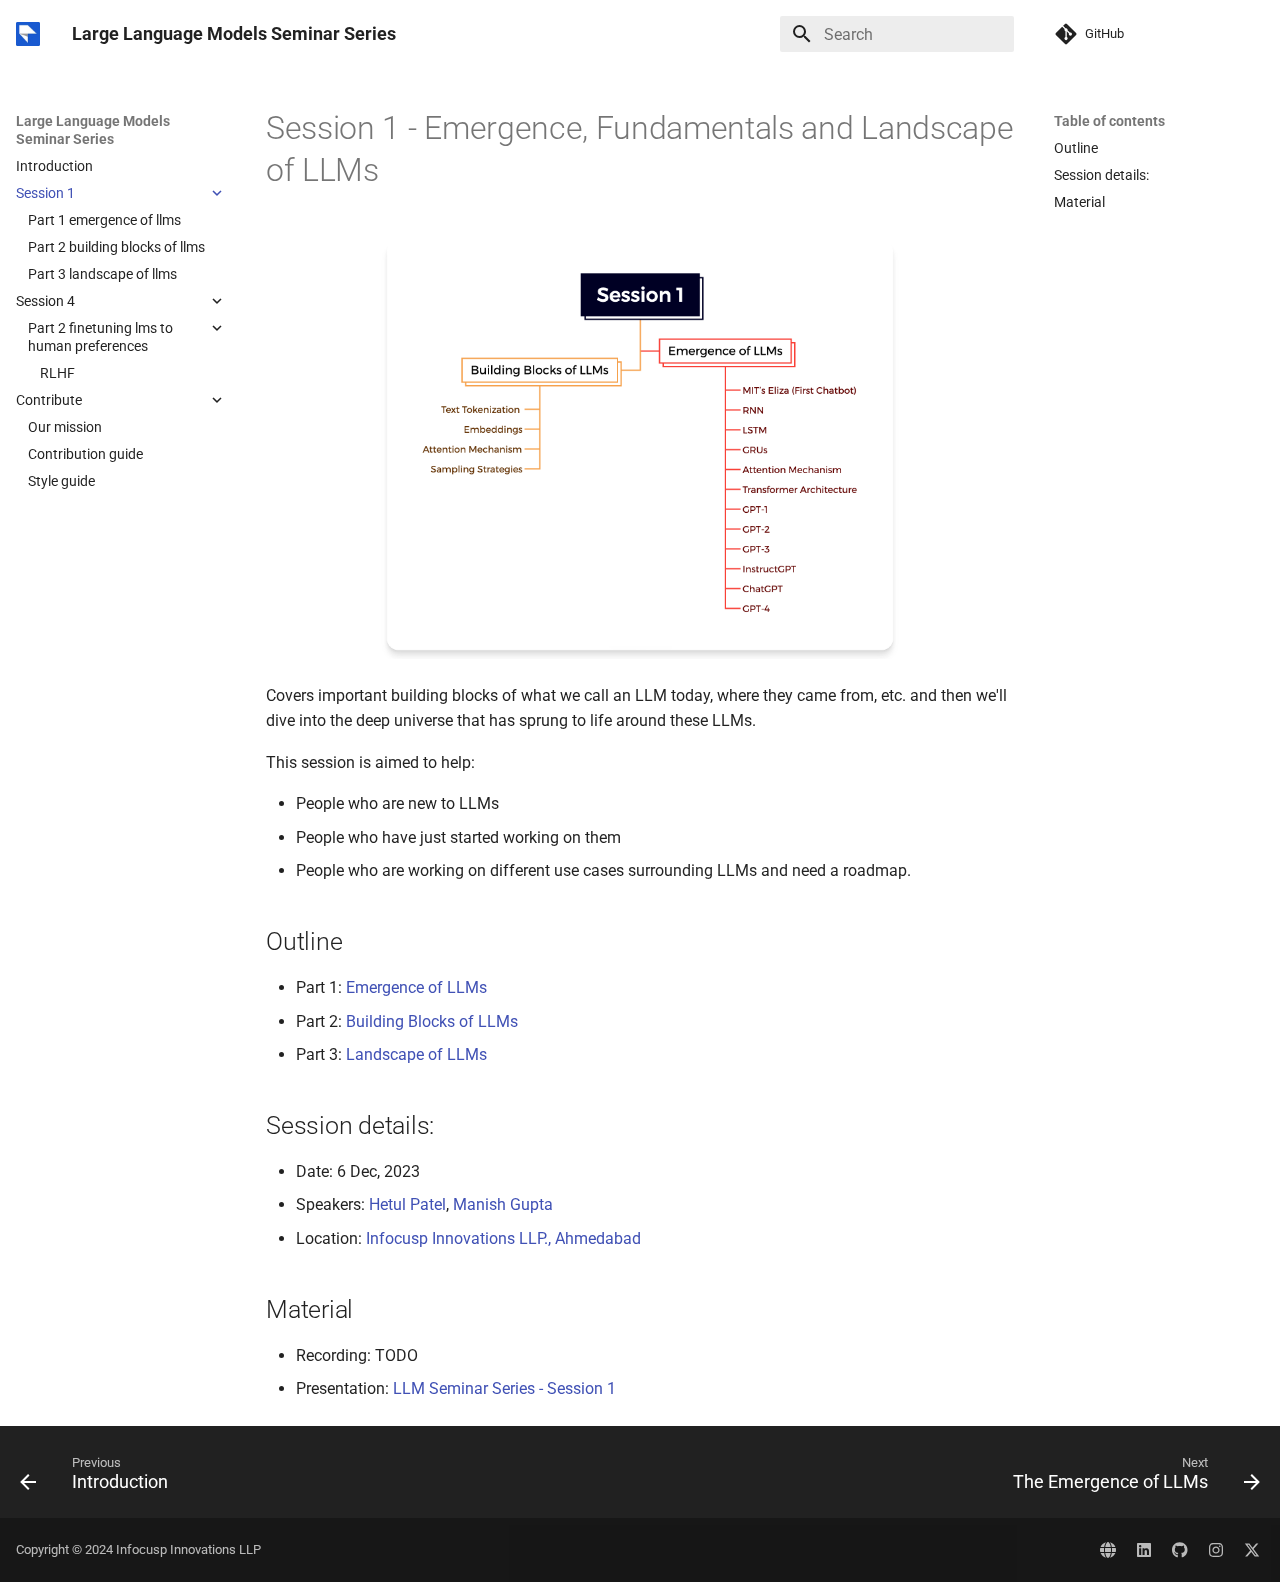
<file: session_1/index.html>
<!doctype html>
<html lang="en" class="no-js">
  <head>
    
      <meta charset="utf-8">
      <meta name="viewport" content="width=device-width,initial-scale=1">
      
      
      
      
        <link rel="prev" href="..">
      
      
        <link rel="next" href="part_1_emergence_of_llms/">
      
      
      <link rel="icon" href="../assets/images/favicon.png">
      <meta name="generator" content="mkdocs-1.5.3, mkdocs-material-9.5.17">
    
    
      
        <title>Session 1 - Emergence, Fundamentals and Landscape of LLMs - Large Language Models Seminar Series</title>
      
    
    
      <link rel="stylesheet" href="../assets/stylesheets/main.bcfcd587.min.css">
      
        
        <link rel="stylesheet" href="../assets/stylesheets/palette.06af60db.min.css">
      
      


    
    
      
    
    
      
        
        
        <link rel="preconnect" href="https://fonts.gstatic.com" crossorigin>
        <link rel="stylesheet" href="https://fonts.googleapis.com/css?family=Roboto:300,300i,400,400i,700,700i%7CRoboto+Mono:400,400i,700,700i&display=fallback">
        <style>:root{--md-text-font:"Roboto";--md-code-font:"Roboto Mono"}</style>
      
    
    
      <link rel="stylesheet" href="../stylesheets/extra.css">
    
    <script>__md_scope=new URL("..",location),__md_hash=e=>[...e].reduce((e,_)=>(e<<5)-e+_.charCodeAt(0),0),__md_get=(e,_=localStorage,t=__md_scope)=>JSON.parse(_.getItem(t.pathname+"."+e)),__md_set=(e,_,t=localStorage,a=__md_scope)=>{try{t.setItem(a.pathname+"."+e,JSON.stringify(_))}catch(e){}}</script>
    
      

    
    
    
  </head>
  
  
    
    
    
    
    
    <body dir="ltr" data-md-color-scheme="default" data-md-color-primary="white" data-md-color-accent="indigo">
  
    
    <input class="md-toggle" data-md-toggle="drawer" type="checkbox" id="__drawer" autocomplete="off">
    <input class="md-toggle" data-md-toggle="search" type="checkbox" id="__search" autocomplete="off">
    <label class="md-overlay" for="__drawer"></label>
    <div data-md-component="skip">
      
        
        <a href="#session-1-emergence-fundamentals-and-landscape-of-llms" class="md-skip">
          Skip to content
        </a>
      
    </div>
    <div data-md-component="announce">
      
    </div>
    
    
      

  

<header class="md-header md-header--shadow" data-md-component="header">
  <nav class="md-header__inner md-grid" aria-label="Header">
    <a href=".." title="Large Language Models Seminar Series" class="md-header__button md-logo" aria-label="Large Language Models Seminar Series" data-md-component="logo">
      
  <img src="../images/site/infocusp_logo_blue.png" alt="logo">

    </a>
    <label class="md-header__button md-icon" for="__drawer">
      
      <svg xmlns="http://www.w3.org/2000/svg" viewBox="0 0 24 24"><path d="M3 6h18v2H3V6m0 5h18v2H3v-2m0 5h18v2H3v-2Z"/></svg>
    </label>
    <div class="md-header__title" data-md-component="header-title">
      <div class="md-header__ellipsis">
        <div class="md-header__topic">
          <span class="md-ellipsis">
            Large Language Models Seminar Series
          </span>
        </div>
        <div class="md-header__topic" data-md-component="header-topic">
          <span class="md-ellipsis">
            
              Session 1 - Emergence, Fundamentals and Landscape of LLMs
            
          </span>
        </div>
      </div>
    </div>
    
      
    
    
    
    
      <label class="md-header__button md-icon" for="__search">
        
        <svg xmlns="http://www.w3.org/2000/svg" viewBox="0 0 24 24"><path d="M9.5 3A6.5 6.5 0 0 1 16 9.5c0 1.61-.59 3.09-1.56 4.23l.27.27h.79l5 5-1.5 1.5-5-5v-.79l-.27-.27A6.516 6.516 0 0 1 9.5 16 6.5 6.5 0 0 1 3 9.5 6.5 6.5 0 0 1 9.5 3m0 2C7 5 5 7 5 9.5S7 14 9.5 14 14 12 14 9.5 12 5 9.5 5Z"/></svg>
      </label>
      <div class="md-search" data-md-component="search" role="dialog">
  <label class="md-search__overlay" for="__search"></label>
  <div class="md-search__inner" role="search">
    <form class="md-search__form" name="search">
      <input type="text" class="md-search__input" name="query" aria-label="Search" placeholder="Search" autocapitalize="off" autocorrect="off" autocomplete="off" spellcheck="false" data-md-component="search-query" required>
      <label class="md-search__icon md-icon" for="__search">
        
        <svg xmlns="http://www.w3.org/2000/svg" viewBox="0 0 24 24"><path d="M9.5 3A6.5 6.5 0 0 1 16 9.5c0 1.61-.59 3.09-1.56 4.23l.27.27h.79l5 5-1.5 1.5-5-5v-.79l-.27-.27A6.516 6.516 0 0 1 9.5 16 6.5 6.5 0 0 1 3 9.5 6.5 6.5 0 0 1 9.5 3m0 2C7 5 5 7 5 9.5S7 14 9.5 14 14 12 14 9.5 12 5 9.5 5Z"/></svg>
        
        <svg xmlns="http://www.w3.org/2000/svg" viewBox="0 0 24 24"><path d="M20 11v2H8l5.5 5.5-1.42 1.42L4.16 12l7.92-7.92L13.5 5.5 8 11h12Z"/></svg>
      </label>
      <nav class="md-search__options" aria-label="Search">
        
          <a href="javascript:void(0)" class="md-search__icon md-icon" title="Share" aria-label="Share" data-clipboard data-clipboard-text="" data-md-component="search-share" tabindex="-1">
            
            <svg xmlns="http://www.w3.org/2000/svg" viewBox="0 0 24 24"><path d="M18 16.08c-.76 0-1.44.3-1.96.77L8.91 12.7c.05-.23.09-.46.09-.7 0-.24-.04-.47-.09-.7l7.05-4.11c.54.5 1.25.81 2.04.81a3 3 0 0 0 3-3 3 3 0 0 0-3-3 3 3 0 0 0-3 3c0 .24.04.47.09.7L8.04 9.81C7.5 9.31 6.79 9 6 9a3 3 0 0 0-3 3 3 3 0 0 0 3 3c.79 0 1.5-.31 2.04-.81l7.12 4.15c-.05.21-.08.43-.08.66 0 1.61 1.31 2.91 2.92 2.91 1.61 0 2.92-1.3 2.92-2.91A2.92 2.92 0 0 0 18 16.08Z"/></svg>
          </a>
        
        <button type="reset" class="md-search__icon md-icon" title="Clear" aria-label="Clear" tabindex="-1">
          
          <svg xmlns="http://www.w3.org/2000/svg" viewBox="0 0 24 24"><path d="M19 6.41 17.59 5 12 10.59 6.41 5 5 6.41 10.59 12 5 17.59 6.41 19 12 13.41 17.59 19 19 17.59 13.41 12 19 6.41Z"/></svg>
        </button>
      </nav>
      
        <div class="md-search__suggest" data-md-component="search-suggest"></div>
      
    </form>
    <div class="md-search__output">
      <div class="md-search__scrollwrap" data-md-scrollfix>
        <div class="md-search-result" data-md-component="search-result">
          <div class="md-search-result__meta">
            Initializing search
          </div>
          <ol class="md-search-result__list" role="presentation"></ol>
        </div>
      </div>
    </div>
  </div>
</div>
    
    
      <div class="md-header__source">
        <a href="https://github.com/InFoCusp/llm_seminar_series" title="Go to repository" class="md-source" data-md-component="source">
  <div class="md-source__icon md-icon">
    
    <svg xmlns="http://www.w3.org/2000/svg" viewBox="0 0 448 512"><!--! Font Awesome Free 6.5.1 by @fontawesome - https://fontawesome.com License - https://fontawesome.com/license/free (Icons: CC BY 4.0, Fonts: SIL OFL 1.1, Code: MIT License) Copyright 2023 Fonticons, Inc.--><path d="M439.55 236.05 244 40.45a28.87 28.87 0 0 0-40.81 0l-40.66 40.63 51.52 51.52c27.06-9.14 52.68 16.77 43.39 43.68l49.66 49.66c34.23-11.8 61.18 31 35.47 56.69-26.49 26.49-70.21-2.87-56-37.34L240.22 199v121.85c25.3 12.54 22.26 41.85 9.08 55a34.34 34.34 0 0 1-48.55 0c-17.57-17.6-11.07-46.91 11.25-56v-123c-20.8-8.51-24.6-30.74-18.64-45L142.57 101 8.45 235.14a28.86 28.86 0 0 0 0 40.81l195.61 195.6a28.86 28.86 0 0 0 40.8 0l194.69-194.69a28.86 28.86 0 0 0 0-40.81z"/></svg>
  </div>
  <div class="md-source__repository">
    GitHub
  </div>
</a>
      </div>
    
  </nav>
  
</header>
    
    <div class="md-container" data-md-component="container">
      
      
        
          
        
      
      <main class="md-main" data-md-component="main">
        <div class="md-main__inner md-grid">
          
            
              
              <div class="md-sidebar md-sidebar--primary" data-md-component="sidebar" data-md-type="navigation" >
                <div class="md-sidebar__scrollwrap">
                  <div class="md-sidebar__inner">
                    



<nav class="md-nav md-nav--primary" aria-label="Navigation" data-md-level="0">
  <label class="md-nav__title" for="__drawer">
    <a href=".." title="Large Language Models Seminar Series" class="md-nav__button md-logo" aria-label="Large Language Models Seminar Series" data-md-component="logo">
      
  <img src="../images/site/infocusp_logo_blue.png" alt="logo">

    </a>
    Large Language Models Seminar Series
  </label>
  
    <div class="md-nav__source">
      <a href="https://github.com/InFoCusp/llm_seminar_series" title="Go to repository" class="md-source" data-md-component="source">
  <div class="md-source__icon md-icon">
    
    <svg xmlns="http://www.w3.org/2000/svg" viewBox="0 0 448 512"><!--! Font Awesome Free 6.5.1 by @fontawesome - https://fontawesome.com License - https://fontawesome.com/license/free (Icons: CC BY 4.0, Fonts: SIL OFL 1.1, Code: MIT License) Copyright 2023 Fonticons, Inc.--><path d="M439.55 236.05 244 40.45a28.87 28.87 0 0 0-40.81 0l-40.66 40.63 51.52 51.52c27.06-9.14 52.68 16.77 43.39 43.68l49.66 49.66c34.23-11.8 61.18 31 35.47 56.69-26.49 26.49-70.21-2.87-56-37.34L240.22 199v121.85c25.3 12.54 22.26 41.85 9.08 55a34.34 34.34 0 0 1-48.55 0c-17.57-17.6-11.07-46.91 11.25-56v-123c-20.8-8.51-24.6-30.74-18.64-45L142.57 101 8.45 235.14a28.86 28.86 0 0 0 0 40.81l195.61 195.6a28.86 28.86 0 0 0 40.8 0l194.69-194.69a28.86 28.86 0 0 0 0-40.81z"/></svg>
  </div>
  <div class="md-source__repository">
    GitHub
  </div>
</a>
    </div>
  
  <ul class="md-nav__list" data-md-scrollfix>
    
      
      
  
  
  
  
    <li class="md-nav__item">
      <a href=".." class="md-nav__link">
        
  
  <span class="md-ellipsis">
    Introduction
  </span>
  

      </a>
    </li>
  

    
      
      
  
  
    
  
  
  
    
    
      
        
          
        
      
        
      
        
      
        
      
    
    
    
    <li class="md-nav__item md-nav__item--active md-nav__item--nested">
      
        
        
        <input class="md-nav__toggle md-toggle " type="checkbox" id="__nav_2" checked>
        
          
          
          <div class="md-nav__link md-nav__container">
            <a href="./" class="md-nav__link md-nav__link--active">
              
  
  <span class="md-ellipsis">
    Session 1
  </span>
  

            </a>
            
              
              <label class="md-nav__link md-nav__link--active" for="__nav_2" id="__nav_2_label" tabindex="0">
                <span class="md-nav__icon md-icon"></span>
              </label>
            
          </div>
        
        <nav class="md-nav" data-md-level="1" aria-labelledby="__nav_2_label" aria-expanded="true">
          <label class="md-nav__title" for="__nav_2">
            <span class="md-nav__icon md-icon"></span>
            Session 1
          </label>
          <ul class="md-nav__list" data-md-scrollfix>
            
              
            
              
                
  
  
  
  
    
    
      
        
          
        
      
    
    
    
    <li class="md-nav__item md-nav__item--nested">
      
        
        
          
        
        <input class="md-nav__toggle md-toggle md-toggle--indeterminate" type="checkbox" id="__nav_2_2" >
        
          
          
          <div class="md-nav__link md-nav__container">
            <a href="part_1_emergence_of_llms/" class="md-nav__link ">
              
  
  <span class="md-ellipsis">
    Part 1 emergence of llms
  </span>
  

            </a>
            
          </div>
        
        <nav class="md-nav" data-md-level="2" aria-labelledby="__nav_2_2_label" aria-expanded="false">
          <label class="md-nav__title" for="__nav_2_2">
            <span class="md-nav__icon md-icon"></span>
            Part 1 emergence of llms
          </label>
          <ul class="md-nav__list" data-md-scrollfix>
            
              
            
          </ul>
        </nav>
      
    </li>
  

              
            
              
                
  
  
  
  
    
    
      
        
          
        
      
    
    
    
    <li class="md-nav__item md-nav__item--nested">
      
        
        
          
        
        <input class="md-nav__toggle md-toggle md-toggle--indeterminate" type="checkbox" id="__nav_2_3" >
        
          
          
          <div class="md-nav__link md-nav__container">
            <a href="part_2_building_blocks_of_llms/" class="md-nav__link ">
              
  
  <span class="md-ellipsis">
    Part 2 building blocks of llms
  </span>
  

            </a>
            
          </div>
        
        <nav class="md-nav" data-md-level="2" aria-labelledby="__nav_2_3_label" aria-expanded="false">
          <label class="md-nav__title" for="__nav_2_3">
            <span class="md-nav__icon md-icon"></span>
            Part 2 building blocks of llms
          </label>
          <ul class="md-nav__list" data-md-scrollfix>
            
              
            
          </ul>
        </nav>
      
    </li>
  

              
            
              
                
  
  
  
  
    
    
      
        
          
        
      
    
    
    
    <li class="md-nav__item md-nav__item--nested">
      
        
        
          
        
        <input class="md-nav__toggle md-toggle md-toggle--indeterminate" type="checkbox" id="__nav_2_4" >
        
          
          
          <div class="md-nav__link md-nav__container">
            <a href="part_3_landscape_of_llms/" class="md-nav__link ">
              
  
  <span class="md-ellipsis">
    Part 3 landscape of llms
  </span>
  

            </a>
            
          </div>
        
        <nav class="md-nav" data-md-level="2" aria-labelledby="__nav_2_4_label" aria-expanded="false">
          <label class="md-nav__title" for="__nav_2_4">
            <span class="md-nav__icon md-icon"></span>
            Part 3 landscape of llms
          </label>
          <ul class="md-nav__list" data-md-scrollfix>
            
              
            
          </ul>
        </nav>
      
    </li>
  

              
            
          </ul>
        </nav>
      
    </li>
  

    
      
      
  
  
  
  
    
    
      
        
          
        
      
        
      
    
    
    
    <li class="md-nav__item md-nav__item--nested">
      
        
        
          
        
        <input class="md-nav__toggle md-toggle md-toggle--indeterminate" type="checkbox" id="__nav_3" >
        
          
          
          <div class="md-nav__link md-nav__container">
            <a href="../session_4/" class="md-nav__link ">
              
  
  <span class="md-ellipsis">
    Session 4
  </span>
  

            </a>
            
              
              <label class="md-nav__link " for="__nav_3" id="__nav_3_label" tabindex="0">
                <span class="md-nav__icon md-icon"></span>
              </label>
            
          </div>
        
        <nav class="md-nav" data-md-level="1" aria-labelledby="__nav_3_label" aria-expanded="false">
          <label class="md-nav__title" for="__nav_3">
            <span class="md-nav__icon md-icon"></span>
            Session 4
          </label>
          <ul class="md-nav__list" data-md-scrollfix>
            
              
            
              
                
  
  
  
  
    
    
      
        
      
    
    
    
    <li class="md-nav__item md-nav__item--nested">
      
        
        
          
        
        <input class="md-nav__toggle md-toggle md-toggle--indeterminate" type="checkbox" id="__nav_3_2" >
        
          
          <label class="md-nav__link" for="__nav_3_2" id="__nav_3_2_label" tabindex="0">
            
  
  <span class="md-ellipsis">
    Part 2 finetuning lms to human preferences
  </span>
  

            <span class="md-nav__icon md-icon"></span>
          </label>
        
        <nav class="md-nav" data-md-level="2" aria-labelledby="__nav_3_2_label" aria-expanded="false">
          <label class="md-nav__title" for="__nav_3_2">
            <span class="md-nav__icon md-icon"></span>
            Part 2 finetuning lms to human preferences
          </label>
          <ul class="md-nav__list" data-md-scrollfix>
            
              
                
  
  
  
  
    <li class="md-nav__item">
      <a href="../session_4/part_2_finetuning_lms_to_human_preferences/RLHF/" class="md-nav__link">
        
  
  <span class="md-ellipsis">
    RLHF
  </span>
  

      </a>
    </li>
  

              
            
          </ul>
        </nav>
      
    </li>
  

              
            
          </ul>
        </nav>
      
    </li>
  

    
      
      
  
  
  
  
    
    
      
        
      
        
      
        
      
    
    
    
    <li class="md-nav__item md-nav__item--nested">
      
        
        
          
        
        <input class="md-nav__toggle md-toggle md-toggle--indeterminate" type="checkbox" id="__nav_4" >
        
          
          <label class="md-nav__link" for="__nav_4" id="__nav_4_label" tabindex="0">
            
  
  <span class="md-ellipsis">
    Contribute
  </span>
  

            <span class="md-nav__icon md-icon"></span>
          </label>
        
        <nav class="md-nav" data-md-level="1" aria-labelledby="__nav_4_label" aria-expanded="false">
          <label class="md-nav__title" for="__nav_4">
            <span class="md-nav__icon md-icon"></span>
            Contribute
          </label>
          <ul class="md-nav__list" data-md-scrollfix>
            
              
                
  
  
  
  
    <li class="md-nav__item">
      <a href="../contribute/OUR_MISSION/" class="md-nav__link">
        
  
  <span class="md-ellipsis">
    Our mission
  </span>
  

      </a>
    </li>
  

              
            
              
                
  
  
  
  
    <li class="md-nav__item">
      <a href="../contribute/CONTRIBUTION/" class="md-nav__link">
        
  
  <span class="md-ellipsis">
    Contribution guide
  </span>
  

      </a>
    </li>
  

              
            
              
                
  
  
  
  
    <li class="md-nav__item">
      <a href="../contribute/STYLE_GUIDES/" class="md-nav__link">
        
  
  <span class="md-ellipsis">
    Style guide
  </span>
  

      </a>
    </li>
  

              
            
          </ul>
        </nav>
      
    </li>
  

    
  </ul>
</nav>
                  </div>
                </div>
              </div>
            
            
              
              <div class="md-sidebar md-sidebar--secondary" data-md-component="sidebar" data-md-type="toc" >
                <div class="md-sidebar__scrollwrap">
                  <div class="md-sidebar__inner">
                    

<nav class="md-nav md-nav--secondary" aria-label="Table of contents">
  
  
  
    
  
  
    <label class="md-nav__title" for="__toc">
      <span class="md-nav__icon md-icon"></span>
      Table of contents
    </label>
    <ul class="md-nav__list" data-md-component="toc" data-md-scrollfix>
      
        <li class="md-nav__item">
  <a href="#outline" class="md-nav__link">
    <span class="md-ellipsis">
      Outline
    </span>
  </a>
  
</li>
      
        <li class="md-nav__item">
  <a href="#session-details" class="md-nav__link">
    <span class="md-ellipsis">
      Session details:
    </span>
  </a>
  
</li>
      
        <li class="md-nav__item">
  <a href="#material" class="md-nav__link">
    <span class="md-ellipsis">
      Material
    </span>
  </a>
  
</li>
      
    </ul>
  
</nav>
                  </div>
                </div>
              </div>
            
          
          
            <div class="md-content" data-md-component="content">
              <article class="md-content__inner md-typeset">
                
                  

  
  


<h1 id="session-1-emergence-fundamentals-and-landscape-of-llms">Session 1 - Emergence, Fundamentals and Landscape of LLMs<a class="headerlink" href="#session-1-emergence-fundamentals-and-landscape-of-llms" title="Permanent link">&para;</a></h1>
<p align="center"><img src="../images/home_page/Session%201.png" alt="Session 1" style="width:70%;"/></p>

<p>Covers important building blocks of what we call an LLM today, where they came from, etc. and then we'll dive into the deep universe that has sprung to life around these LLMs.</p>
<p>This session is aimed to help:</p>
<ul>
<li>People who are new to LLMs</li>
<li>People who have  just started working on them</li>
<li>People who are working on different use cases surrounding LLMs and need a roadmap.</li>
</ul>
<h2 id="outline">Outline<a class="headerlink" href="#outline" title="Permanent link">&para;</a></h2>
<ul>
<li>Part 1: <a href="part_1_emergence_of_llms/">Emergence of LLMs</a></li>
<li>Part 2: <a href="part_2_building_blocks_of_llms/">Building Blocks of LLMs</a></li>
<li>Part 3: <a href="part_3_landscape_of_llms/">Landscape of LLMs</a></li>
</ul>
<h2 id="session-details">Session details:<a class="headerlink" href="#session-details" title="Permanent link">&para;</a></h2>
<ul>
<li>Date: 6 Dec, 2023</li>
<li>Speakers: <a href="https://in.linkedin.com/in/hetul-v-patel">Hetul Patel</a>, <a href="https://in.linkedin.com/in/manish-gupta15">Manish Gupta</a></li>
<li>Location: <a href="https://www.infocusp.com/">Infocusp Innovations LLP., Ahmedabad</a></li>
</ul>
<h2 id="material">Material<a class="headerlink" href="#material" title="Permanent link">&para;</a></h2>
<ul>
<li>Recording: TODO</li>
<li>Presentation: <a href="https://www.canva.com/design/DAFypvc2pwc/u6-4xbx3ELYMcufIg-rShw/view?utm_content=DAFypvc2pwc&amp;utm_campaign=designshare&amp;utm_medium=link&amp;utm_source=editor">LLM Seminar Series - Session 1</a></li>
</ul>












                
              </article>
            </div>
          
          
<script>var target=document.getElementById(location.hash.slice(1));target&&target.name&&(target.checked=target.name.startsWith("__tabbed_"))</script>
        </div>
        
          <button type="button" class="md-top md-icon" data-md-component="top" hidden>
  
  <svg xmlns="http://www.w3.org/2000/svg" viewBox="0 0 24 24"><path d="M13 20h-2V8l-5.5 5.5-1.42-1.42L12 4.16l7.92 7.92-1.42 1.42L13 8v12Z"/></svg>
  Back to top
</button>
        
      </main>
      
        <footer class="md-footer">
  
    
      
      <nav class="md-footer__inner md-grid" aria-label="Footer" >
        
          
          <a href=".." class="md-footer__link md-footer__link--prev" aria-label="Previous: Introduction">
            <div class="md-footer__button md-icon">
              
              <svg xmlns="http://www.w3.org/2000/svg" viewBox="0 0 24 24"><path d="M20 11v2H8l5.5 5.5-1.42 1.42L4.16 12l7.92-7.92L13.5 5.5 8 11h12Z"/></svg>
            </div>
            <div class="md-footer__title">
              <span class="md-footer__direction">
                Previous
              </span>
              <div class="md-ellipsis">
                Introduction
              </div>
            </div>
          </a>
        
        
          
          <a href="part_1_emergence_of_llms/" class="md-footer__link md-footer__link--next" aria-label="Next: The Emergence of LLMs">
            <div class="md-footer__title">
              <span class="md-footer__direction">
                Next
              </span>
              <div class="md-ellipsis">
                The Emergence of LLMs
              </div>
            </div>
            <div class="md-footer__button md-icon">
              
              <svg xmlns="http://www.w3.org/2000/svg" viewBox="0 0 24 24"><path d="M4 11v2h12l-5.5 5.5 1.42 1.42L19.84 12l-7.92-7.92L10.5 5.5 16 11H4Z"/></svg>
            </div>
          </a>
        
      </nav>
    
  
  <div class="md-footer-meta md-typeset">
    <div class="md-footer-meta__inner md-grid">
      <div class="md-copyright">
  
    <div class="md-copyright__highlight">
      Copyright &copy; 2024 Infocusp Innovations LLP
    </div>
  
  
</div>
      
        <div class="md-social">
  
    
    
    
    
      
      
    
    <a href="https://infocusp.com" target="_blank" rel="noopener" title="infocusp.com" class="md-social__link">
      <svg xmlns="http://www.w3.org/2000/svg" viewBox="0 0 512 512"><!--! Font Awesome Free 6.5.1 by @fontawesome - https://fontawesome.com License - https://fontawesome.com/license/free (Icons: CC BY 4.0, Fonts: SIL OFL 1.1, Code: MIT License) Copyright 2023 Fonticons, Inc.--><path d="M352 256c0 22.2-1.2 43.6-3.3 64H163.3c-2.2-20.4-3.3-41.8-3.3-64s1.2-43.6 3.3-64h185.4c2.2 20.4 3.3 41.8 3.3 64zm28.8-64h123.1c5.3 20.5 8.1 41.9 8.1 64s-2.8 43.5-8.1 64H380.8c2.1-20.6 3.2-42 3.2-64s-1.1-43.4-3.2-64zm112.6-32H376.7c-10-63.9-29.8-117.4-55.3-151.6 78.3 20.7 142 77.5 171.9 151.6zm-149.1 0H167.7c6.1-36.4 15.5-68.6 27-94.7 10.5-23.6 22.2-40.7 33.5-51.5C239.4 3.2 248.7 0 256 0s16.6 3.2 27.8 13.8c11.3 10.8 23 27.9 33.5 51.5 11.6 26 20.9 58.2 27 94.7zm-209 0H18.6c30-74.1 93.6-130.9 172-151.6-25.5 34.2-45.3 87.7-55.3 151.6zM8.1 192h123.1c-2.1 20.6-3.2 42-3.2 64s1.1 43.4 3.2 64H8.1C2.8 299.5 0 278.1 0 256s2.8-43.5 8.1-64zm186.6 254.6c-11.6-26-20.9-58.2-27-94.6h176.6c-6.1 36.4-15.5 68.6-27 94.6-10.5 23.6-22.2 40.7-33.5 51.5-11.2 10.7-20.5 13.9-27.8 13.9s-16.6-3.2-27.8-13.8c-11.3-10.8-23-27.9-33.5-51.5zM135.3 352c10 63.9 29.8 117.4 55.3 151.6-78.4-20.7-142-77.5-172-151.6h116.7zm358.1 0c-30 74.1-93.6 130.9-171.9 151.6 25.5-34.2 45.2-87.7 55.3-151.6h116.6z"/></svg>
    </a>
  
    
    
    
    
      
      
    
    <a href="https://in.linkedin.com/company/infocusp" target="_blank" rel="noopener" title="in.linkedin.com" class="md-social__link">
      <svg xmlns="http://www.w3.org/2000/svg" viewBox="0 0 448 512"><!--! Font Awesome Free 6.5.1 by @fontawesome - https://fontawesome.com License - https://fontawesome.com/license/free (Icons: CC BY 4.0, Fonts: SIL OFL 1.1, Code: MIT License) Copyright 2023 Fonticons, Inc.--><path d="M416 32H31.9C14.3 32 0 46.5 0 64.3v383.4C0 465.5 14.3 480 31.9 480H416c17.6 0 32-14.5 32-32.3V64.3c0-17.8-14.4-32.3-32-32.3zM135.4 416H69V202.2h66.5V416zm-33.2-243c-21.3 0-38.5-17.3-38.5-38.5S80.9 96 102.2 96c21.2 0 38.5 17.3 38.5 38.5 0 21.3-17.2 38.5-38.5 38.5zm282.1 243h-66.4V312c0-24.8-.5-56.7-34.5-56.7-34.6 0-39.9 27-39.9 54.9V416h-66.4V202.2h63.7v29.2h.9c8.9-16.8 30.6-34.5 62.9-34.5 67.2 0 79.7 44.3 79.7 101.9V416z"/></svg>
    </a>
  
    
    
    
    
      
      
    
    <a href="https://github.com/InFoCusp" target="_blank" rel="noopener" title="github.com" class="md-social__link">
      <svg xmlns="http://www.w3.org/2000/svg" viewBox="0 0 496 512"><!--! Font Awesome Free 6.5.1 by @fontawesome - https://fontawesome.com License - https://fontawesome.com/license/free (Icons: CC BY 4.0, Fonts: SIL OFL 1.1, Code: MIT License) Copyright 2023 Fonticons, Inc.--><path d="M165.9 397.4c0 2-2.3 3.6-5.2 3.6-3.3.3-5.6-1.3-5.6-3.6 0-2 2.3-3.6 5.2-3.6 3-.3 5.6 1.3 5.6 3.6zm-31.1-4.5c-.7 2 1.3 4.3 4.3 4.9 2.6 1 5.6 0 6.2-2s-1.3-4.3-4.3-5.2c-2.6-.7-5.5.3-6.2 2.3zm44.2-1.7c-2.9.7-4.9 2.6-4.6 4.9.3 2 2.9 3.3 5.9 2.6 2.9-.7 4.9-2.6 4.6-4.6-.3-1.9-3-3.2-5.9-2.9zM244.8 8C106.1 8 0 113.3 0 252c0 110.9 69.8 205.8 169.5 239.2 12.8 2.3 17.3-5.6 17.3-12.1 0-6.2-.3-40.4-.3-61.4 0 0-70 15-84.7-29.8 0 0-11.4-29.1-27.8-36.6 0 0-22.9-15.7 1.6-15.4 0 0 24.9 2 38.6 25.8 21.9 38.6 58.6 27.5 72.9 20.9 2.3-16 8.8-27.1 16-33.7-55.9-6.2-112.3-14.3-112.3-110.5 0-27.5 7.6-41.3 23.6-58.9-2.6-6.5-11.1-33.3 2.6-67.9 20.9-6.5 69 27 69 27 20-5.6 41.5-8.5 62.8-8.5s42.8 2.9 62.8 8.5c0 0 48.1-33.6 69-27 13.7 34.7 5.2 61.4 2.6 67.9 16 17.7 25.8 31.5 25.8 58.9 0 96.5-58.9 104.2-114.8 110.5 9.2 7.9 17 22.9 17 46.4 0 33.7-.3 75.4-.3 83.6 0 6.5 4.6 14.4 17.3 12.1C428.2 457.8 496 362.9 496 252 496 113.3 383.5 8 244.8 8zM97.2 352.9c-1.3 1-1 3.3.7 5.2 1.6 1.6 3.9 2.3 5.2 1 1.3-1 1-3.3-.7-5.2-1.6-1.6-3.9-2.3-5.2-1zm-10.8-8.1c-.7 1.3.3 2.9 2.3 3.9 1.6 1 3.6.7 4.3-.7.7-1.3-.3-2.9-2.3-3.9-2-.6-3.6-.3-4.3.7zm32.4 35.6c-1.6 1.3-1 4.3 1.3 6.2 2.3 2.3 5.2 2.6 6.5 1 1.3-1.3.7-4.3-1.3-6.2-2.2-2.3-5.2-2.6-6.5-1zm-11.4-14.7c-1.6 1-1.6 3.6 0 5.9 1.6 2.3 4.3 3.3 5.6 2.3 1.6-1.3 1.6-3.9 0-6.2-1.4-2.3-4-3.3-5.6-2z"/></svg>
    </a>
  
    
    
    
    
      
      
    
    <a href="https://instagram.com/infocuspinnovations" target="_blank" rel="noopener" title="instagram.com" class="md-social__link">
      <svg xmlns="http://www.w3.org/2000/svg" viewBox="0 0 448 512"><!--! Font Awesome Free 6.5.1 by @fontawesome - https://fontawesome.com License - https://fontawesome.com/license/free (Icons: CC BY 4.0, Fonts: SIL OFL 1.1, Code: MIT License) Copyright 2023 Fonticons, Inc.--><path d="M224.1 141c-63.6 0-114.9 51.3-114.9 114.9s51.3 114.9 114.9 114.9S339 319.5 339 255.9 287.7 141 224.1 141zm0 189.6c-41.1 0-74.7-33.5-74.7-74.7s33.5-74.7 74.7-74.7 74.7 33.5 74.7 74.7-33.6 74.7-74.7 74.7zm146.4-194.3c0 14.9-12 26.8-26.8 26.8-14.9 0-26.8-12-26.8-26.8s12-26.8 26.8-26.8 26.8 12 26.8 26.8zm76.1 27.2c-1.7-35.9-9.9-67.7-36.2-93.9-26.2-26.2-58-34.4-93.9-36.2-37-2.1-147.9-2.1-184.9 0-35.8 1.7-67.6 9.9-93.9 36.1s-34.4 58-36.2 93.9c-2.1 37-2.1 147.9 0 184.9 1.7 35.9 9.9 67.7 36.2 93.9s58 34.4 93.9 36.2c37 2.1 147.9 2.1 184.9 0 35.9-1.7 67.7-9.9 93.9-36.2 26.2-26.2 34.4-58 36.2-93.9 2.1-37 2.1-147.8 0-184.8zM398.8 388c-7.8 19.6-22.9 34.7-42.6 42.6-29.5 11.7-99.5 9-132.1 9s-102.7 2.6-132.1-9c-19.6-7.8-34.7-22.9-42.6-42.6-11.7-29.5-9-99.5-9-132.1s-2.6-102.7 9-132.1c7.8-19.6 22.9-34.7 42.6-42.6 29.5-11.7 99.5-9 132.1-9s102.7-2.6 132.1 9c19.6 7.8 34.7 22.9 42.6 42.6 11.7 29.5 9 99.5 9 132.1s2.7 102.7-9 132.1z"/></svg>
    </a>
  
    
    
    
    
      
      
    
    <a href="https://twitter.com/_infocusp" target="_blank" rel="noopener" title="twitter.com" class="md-social__link">
      <svg xmlns="http://www.w3.org/2000/svg" viewBox="0 0 512 512"><!--! Font Awesome Free 6.5.1 by @fontawesome - https://fontawesome.com License - https://fontawesome.com/license/free (Icons: CC BY 4.0, Fonts: SIL OFL 1.1, Code: MIT License) Copyright 2023 Fonticons, Inc.--><path d="M389.2 48h70.6L305.6 224.2 487 464H345L233.7 318.6 106.5 464H35.8l164.9-188.5L26.8 48h145.6l100.5 132.9L389.2 48zm-24.8 373.8h39.1L151.1 88h-42l255.3 333.8z"/></svg>
    </a>
  
</div>
      
    </div>
  </div>
</footer>
      
    </div>
    <div class="md-dialog" data-md-component="dialog">
      <div class="md-dialog__inner md-typeset"></div>
    </div>
    
    
    <script id="__config" type="application/json">{"base": "..", "features": ["content.code.copy", "navigation.footer", "navigation.expand", "navigation.path", "navigation.indexes", "navigation.top", "search.suggest", "search.share", "search.highlight"], "search": "../assets/javascripts/workers/search.b8dbb3d2.min.js", "translations": {"clipboard.copied": "Copied to clipboard", "clipboard.copy": "Copy to clipboard", "search.result.more.one": "1 more on this page", "search.result.more.other": "# more on this page", "search.result.none": "No matching documents", "search.result.one": "1 matching document", "search.result.other": "# matching documents", "search.result.placeholder": "Type to start searching", "search.result.term.missing": "Missing", "select.version": "Select version"}}</script>
    
    
      <script src="../assets/javascripts/bundle.1e8ae164.min.js"></script>
      
    
  </body>
</html>
</file>
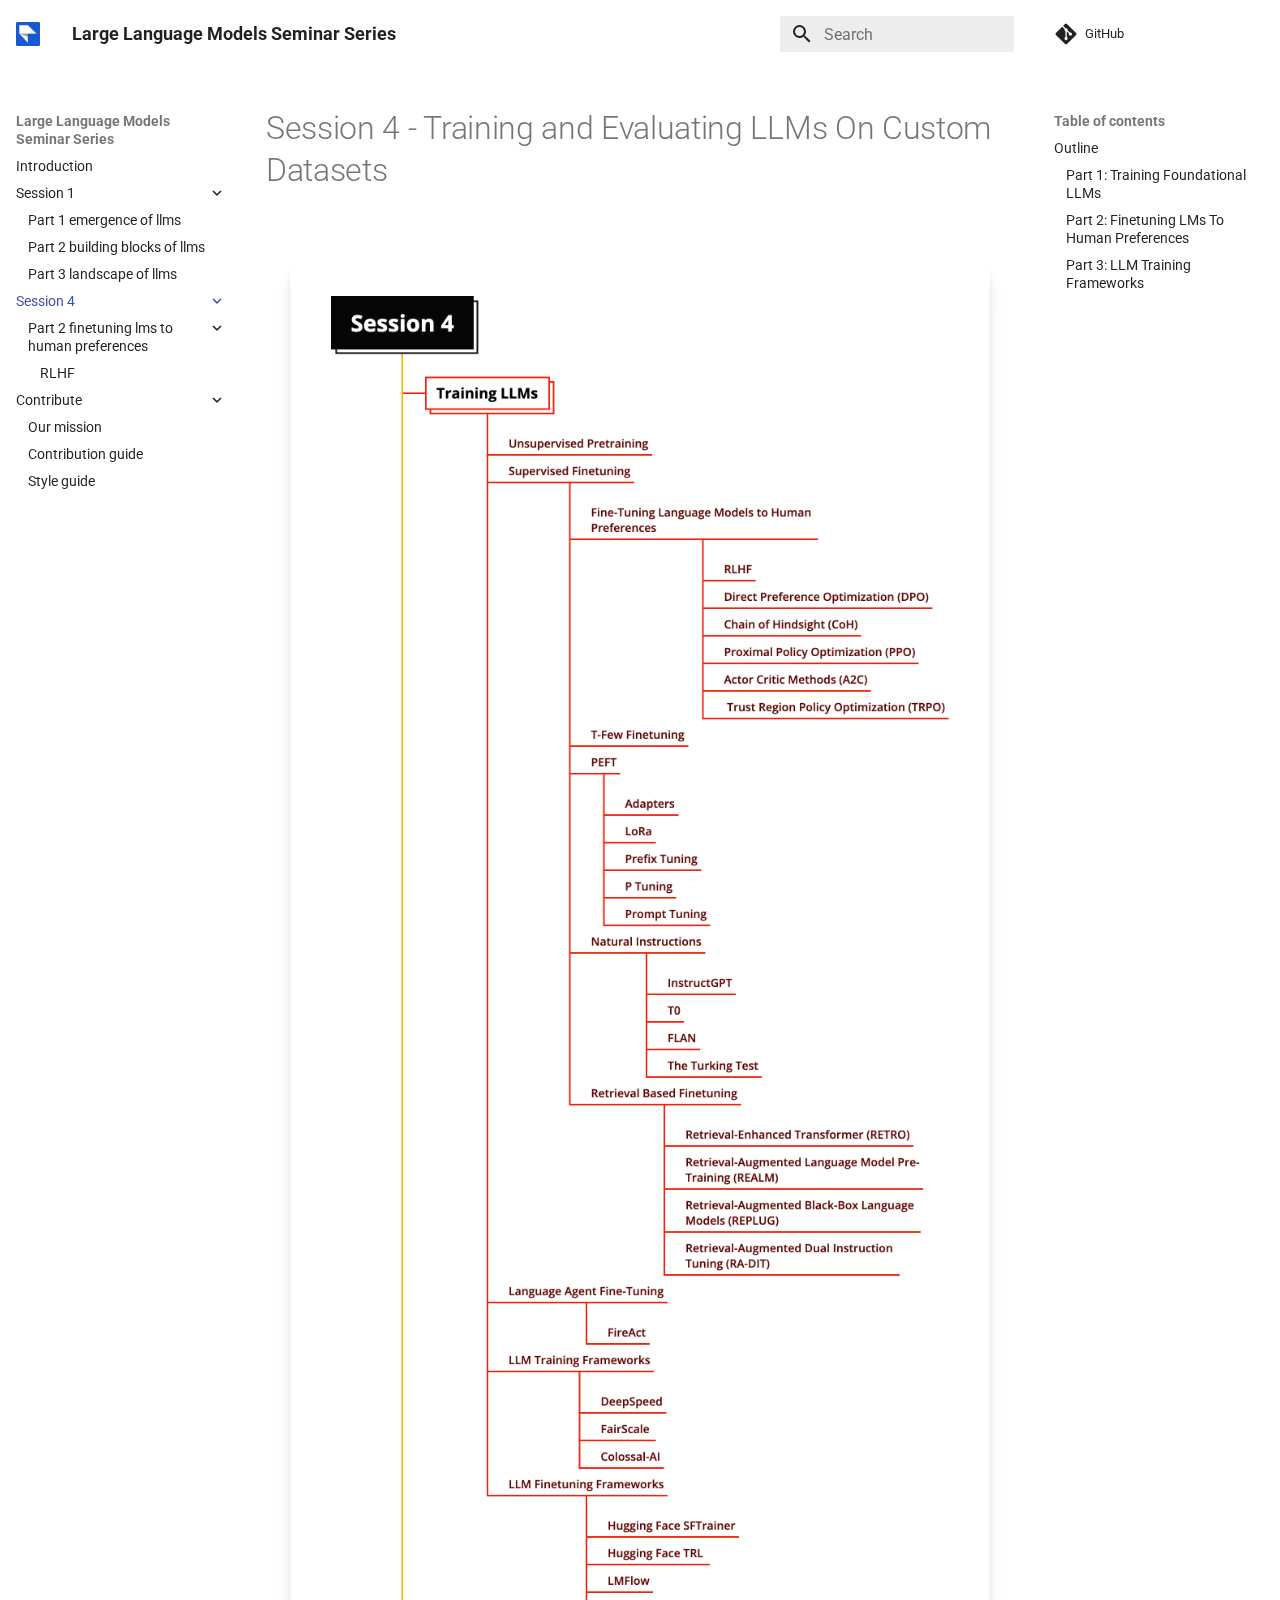
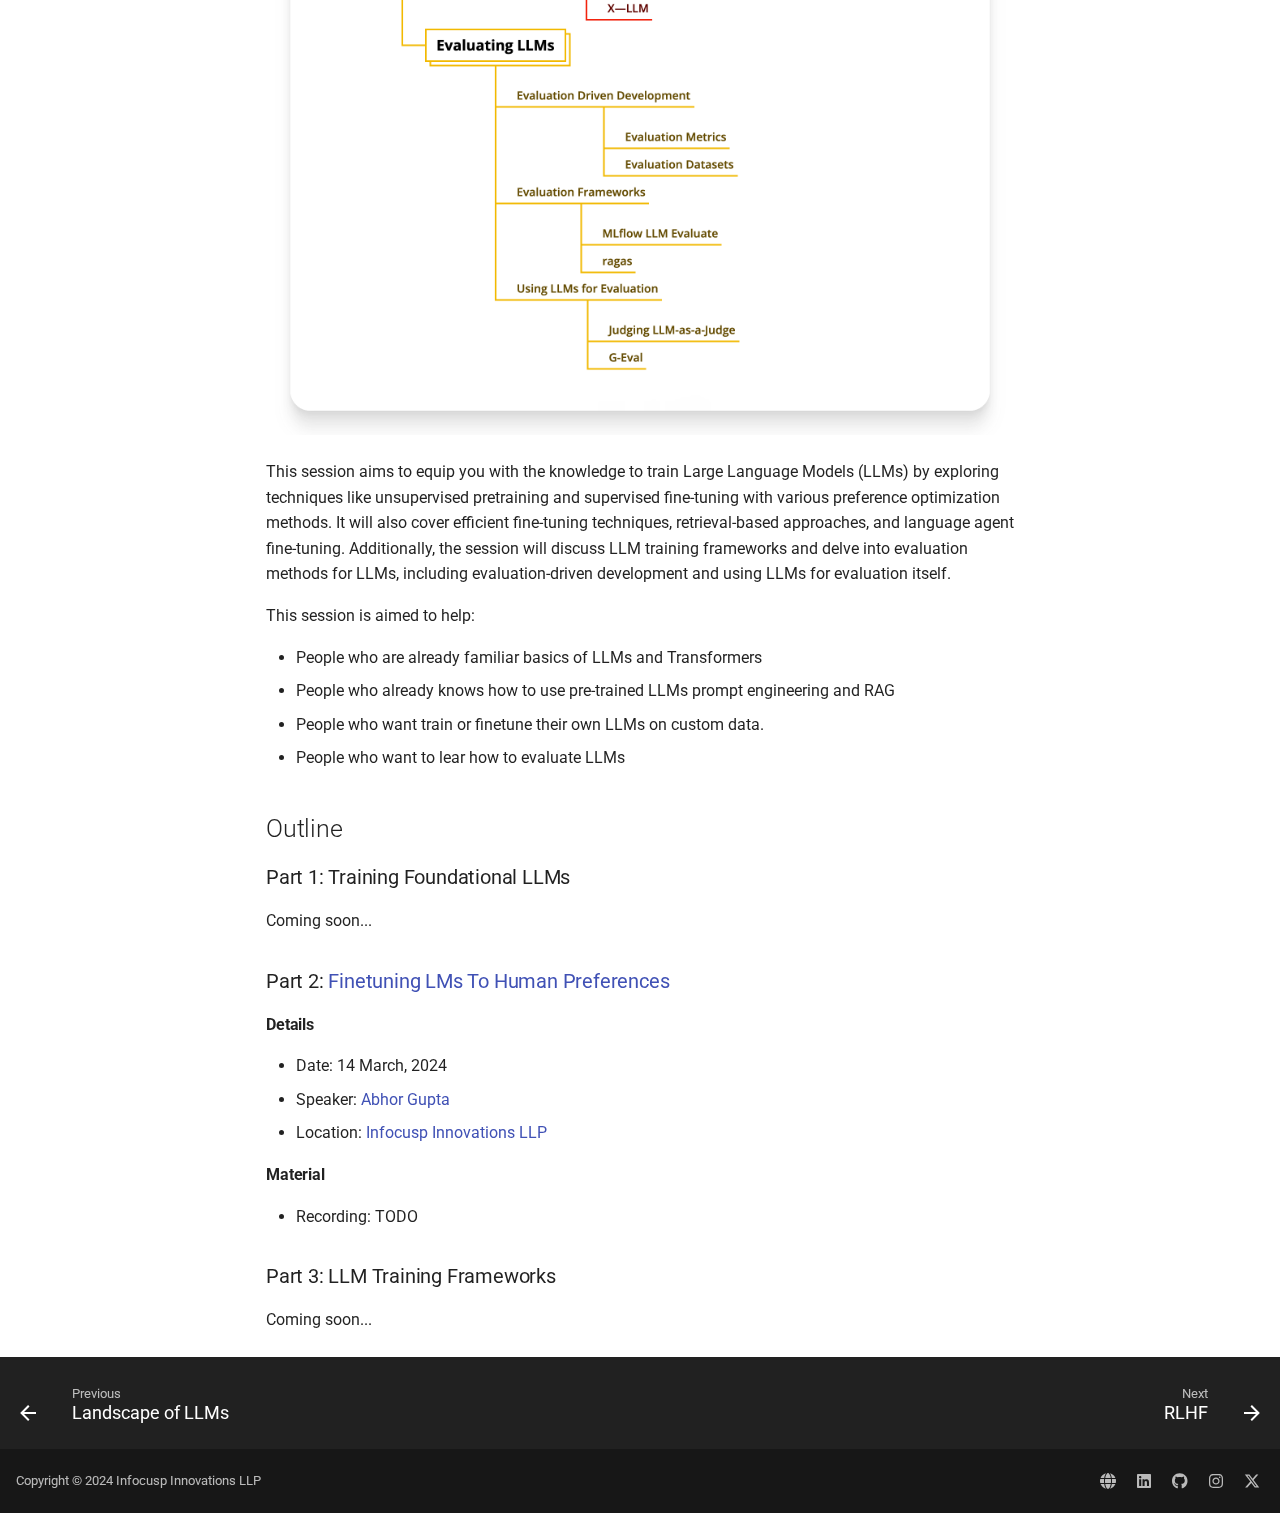
<file: session_4/index.html>
<!doctype html>
<html lang="en" class="no-js">
  <head>
    
      <meta charset="utf-8">
      <meta name="viewport" content="width=device-width,initial-scale=1">
      
      
      
      
        <link rel="prev" href="../session_1/part_3_landscape_of_llms/">
      
      
        <link rel="next" href="part_2_finetuning_lms_to_human_preferences/RLHF/">
      
      
      <link rel="icon" href="../assets/images/favicon.png">
      <meta name="generator" content="mkdocs-1.5.3, mkdocs-material-9.5.17">
    
    
      
        <title>Session 4 - Training and Evaluating LLMs On Custom Datasets - Large Language Models Seminar Series</title>
      
    
    
      <link rel="stylesheet" href="../assets/stylesheets/main.bcfcd587.min.css">
      
        
        <link rel="stylesheet" href="../assets/stylesheets/palette.06af60db.min.css">
      
      


    
    
      
    
    
      
        
        
        <link rel="preconnect" href="https://fonts.gstatic.com" crossorigin>
        <link rel="stylesheet" href="https://fonts.googleapis.com/css?family=Roboto:300,300i,400,400i,700,700i%7CRoboto+Mono:400,400i,700,700i&display=fallback">
        <style>:root{--md-text-font:"Roboto";--md-code-font:"Roboto Mono"}</style>
      
    
    
      <link rel="stylesheet" href="../stylesheets/extra.css">
    
    <script>__md_scope=new URL("..",location),__md_hash=e=>[...e].reduce((e,_)=>(e<<5)-e+_.charCodeAt(0),0),__md_get=(e,_=localStorage,t=__md_scope)=>JSON.parse(_.getItem(t.pathname+"."+e)),__md_set=(e,_,t=localStorage,a=__md_scope)=>{try{t.setItem(a.pathname+"."+e,JSON.stringify(_))}catch(e){}}</script>
    
      

    
    
    
  </head>
  
  
    
    
    
    
    
    <body dir="ltr" data-md-color-scheme="default" data-md-color-primary="white" data-md-color-accent="indigo">
  
    
    <input class="md-toggle" data-md-toggle="drawer" type="checkbox" id="__drawer" autocomplete="off">
    <input class="md-toggle" data-md-toggle="search" type="checkbox" id="__search" autocomplete="off">
    <label class="md-overlay" for="__drawer"></label>
    <div data-md-component="skip">
      
        
        <a href="#session-4-training-and-evaluating-llms-on-custom-datasets" class="md-skip">
          Skip to content
        </a>
      
    </div>
    <div data-md-component="announce">
      
    </div>
    
    
      

  

<header class="md-header md-header--shadow" data-md-component="header">
  <nav class="md-header__inner md-grid" aria-label="Header">
    <a href=".." title="Large Language Models Seminar Series" class="md-header__button md-logo" aria-label="Large Language Models Seminar Series" data-md-component="logo">
      
  <img src="../images/site/infocusp_logo_blue.png" alt="logo">

    </a>
    <label class="md-header__button md-icon" for="__drawer">
      
      <svg xmlns="http://www.w3.org/2000/svg" viewBox="0 0 24 24"><path d="M3 6h18v2H3V6m0 5h18v2H3v-2m0 5h18v2H3v-2Z"/></svg>
    </label>
    <div class="md-header__title" data-md-component="header-title">
      <div class="md-header__ellipsis">
        <div class="md-header__topic">
          <span class="md-ellipsis">
            Large Language Models Seminar Series
          </span>
        </div>
        <div class="md-header__topic" data-md-component="header-topic">
          <span class="md-ellipsis">
            
              Session 4 - Training and Evaluating LLMs On Custom Datasets
            
          </span>
        </div>
      </div>
    </div>
    
      
    
    
    
    
      <label class="md-header__button md-icon" for="__search">
        
        <svg xmlns="http://www.w3.org/2000/svg" viewBox="0 0 24 24"><path d="M9.5 3A6.5 6.5 0 0 1 16 9.5c0 1.61-.59 3.09-1.56 4.23l.27.27h.79l5 5-1.5 1.5-5-5v-.79l-.27-.27A6.516 6.516 0 0 1 9.5 16 6.5 6.5 0 0 1 3 9.5 6.5 6.5 0 0 1 9.5 3m0 2C7 5 5 7 5 9.5S7 14 9.5 14 14 12 14 9.5 12 5 9.5 5Z"/></svg>
      </label>
      <div class="md-search" data-md-component="search" role="dialog">
  <label class="md-search__overlay" for="__search"></label>
  <div class="md-search__inner" role="search">
    <form class="md-search__form" name="search">
      <input type="text" class="md-search__input" name="query" aria-label="Search" placeholder="Search" autocapitalize="off" autocorrect="off" autocomplete="off" spellcheck="false" data-md-component="search-query" required>
      <label class="md-search__icon md-icon" for="__search">
        
        <svg xmlns="http://www.w3.org/2000/svg" viewBox="0 0 24 24"><path d="M9.5 3A6.5 6.5 0 0 1 16 9.5c0 1.61-.59 3.09-1.56 4.23l.27.27h.79l5 5-1.5 1.5-5-5v-.79l-.27-.27A6.516 6.516 0 0 1 9.5 16 6.5 6.5 0 0 1 3 9.5 6.5 6.5 0 0 1 9.5 3m0 2C7 5 5 7 5 9.5S7 14 9.5 14 14 12 14 9.5 12 5 9.5 5Z"/></svg>
        
        <svg xmlns="http://www.w3.org/2000/svg" viewBox="0 0 24 24"><path d="M20 11v2H8l5.5 5.5-1.42 1.42L4.16 12l7.92-7.92L13.5 5.5 8 11h12Z"/></svg>
      </label>
      <nav class="md-search__options" aria-label="Search">
        
          <a href="javascript:void(0)" class="md-search__icon md-icon" title="Share" aria-label="Share" data-clipboard data-clipboard-text="" data-md-component="search-share" tabindex="-1">
            
            <svg xmlns="http://www.w3.org/2000/svg" viewBox="0 0 24 24"><path d="M18 16.08c-.76 0-1.44.3-1.96.77L8.91 12.7c.05-.23.09-.46.09-.7 0-.24-.04-.47-.09-.7l7.05-4.11c.54.5 1.25.81 2.04.81a3 3 0 0 0 3-3 3 3 0 0 0-3-3 3 3 0 0 0-3 3c0 .24.04.47.09.7L8.04 9.81C7.5 9.31 6.79 9 6 9a3 3 0 0 0-3 3 3 3 0 0 0 3 3c.79 0 1.5-.31 2.04-.81l7.12 4.15c-.05.21-.08.43-.08.66 0 1.61 1.31 2.91 2.92 2.91 1.61 0 2.92-1.3 2.92-2.91A2.92 2.92 0 0 0 18 16.08Z"/></svg>
          </a>
        
        <button type="reset" class="md-search__icon md-icon" title="Clear" aria-label="Clear" tabindex="-1">
          
          <svg xmlns="http://www.w3.org/2000/svg" viewBox="0 0 24 24"><path d="M19 6.41 17.59 5 12 10.59 6.41 5 5 6.41 10.59 12 5 17.59 6.41 19 12 13.41 17.59 19 19 17.59 13.41 12 19 6.41Z"/></svg>
        </button>
      </nav>
      
        <div class="md-search__suggest" data-md-component="search-suggest"></div>
      
    </form>
    <div class="md-search__output">
      <div class="md-search__scrollwrap" data-md-scrollfix>
        <div class="md-search-result" data-md-component="search-result">
          <div class="md-search-result__meta">
            Initializing search
          </div>
          <ol class="md-search-result__list" role="presentation"></ol>
        </div>
      </div>
    </div>
  </div>
</div>
    
    
      <div class="md-header__source">
        <a href="https://github.com/InFoCusp/llm_seminar_series" title="Go to repository" class="md-source" data-md-component="source">
  <div class="md-source__icon md-icon">
    
    <svg xmlns="http://www.w3.org/2000/svg" viewBox="0 0 448 512"><!--! Font Awesome Free 6.5.1 by @fontawesome - https://fontawesome.com License - https://fontawesome.com/license/free (Icons: CC BY 4.0, Fonts: SIL OFL 1.1, Code: MIT License) Copyright 2023 Fonticons, Inc.--><path d="M439.55 236.05 244 40.45a28.87 28.87 0 0 0-40.81 0l-40.66 40.63 51.52 51.52c27.06-9.14 52.68 16.77 43.39 43.68l49.66 49.66c34.23-11.8 61.18 31 35.47 56.69-26.49 26.49-70.21-2.87-56-37.34L240.22 199v121.85c25.3 12.54 22.26 41.85 9.08 55a34.34 34.34 0 0 1-48.55 0c-17.57-17.6-11.07-46.91 11.25-56v-123c-20.8-8.51-24.6-30.74-18.64-45L142.57 101 8.45 235.14a28.86 28.86 0 0 0 0 40.81l195.61 195.6a28.86 28.86 0 0 0 40.8 0l194.69-194.69a28.86 28.86 0 0 0 0-40.81z"/></svg>
  </div>
  <div class="md-source__repository">
    GitHub
  </div>
</a>
      </div>
    
  </nav>
  
</header>
    
    <div class="md-container" data-md-component="container">
      
      
        
          
        
      
      <main class="md-main" data-md-component="main">
        <div class="md-main__inner md-grid">
          
            
              
              <div class="md-sidebar md-sidebar--primary" data-md-component="sidebar" data-md-type="navigation" >
                <div class="md-sidebar__scrollwrap">
                  <div class="md-sidebar__inner">
                    



<nav class="md-nav md-nav--primary" aria-label="Navigation" data-md-level="0">
  <label class="md-nav__title" for="__drawer">
    <a href=".." title="Large Language Models Seminar Series" class="md-nav__button md-logo" aria-label="Large Language Models Seminar Series" data-md-component="logo">
      
  <img src="../images/site/infocusp_logo_blue.png" alt="logo">

    </a>
    Large Language Models Seminar Series
  </label>
  
    <div class="md-nav__source">
      <a href="https://github.com/InFoCusp/llm_seminar_series" title="Go to repository" class="md-source" data-md-component="source">
  <div class="md-source__icon md-icon">
    
    <svg xmlns="http://www.w3.org/2000/svg" viewBox="0 0 448 512"><!--! Font Awesome Free 6.5.1 by @fontawesome - https://fontawesome.com License - https://fontawesome.com/license/free (Icons: CC BY 4.0, Fonts: SIL OFL 1.1, Code: MIT License) Copyright 2023 Fonticons, Inc.--><path d="M439.55 236.05 244 40.45a28.87 28.87 0 0 0-40.81 0l-40.66 40.63 51.52 51.52c27.06-9.14 52.68 16.77 43.39 43.68l49.66 49.66c34.23-11.8 61.18 31 35.47 56.69-26.49 26.49-70.21-2.87-56-37.34L240.22 199v121.85c25.3 12.54 22.26 41.85 9.08 55a34.34 34.34 0 0 1-48.55 0c-17.57-17.6-11.07-46.91 11.25-56v-123c-20.8-8.51-24.6-30.74-18.64-45L142.57 101 8.45 235.14a28.86 28.86 0 0 0 0 40.81l195.61 195.6a28.86 28.86 0 0 0 40.8 0l194.69-194.69a28.86 28.86 0 0 0 0-40.81z"/></svg>
  </div>
  <div class="md-source__repository">
    GitHub
  </div>
</a>
    </div>
  
  <ul class="md-nav__list" data-md-scrollfix>
    
      
      
  
  
  
  
    <li class="md-nav__item">
      <a href=".." class="md-nav__link">
        
  
  <span class="md-ellipsis">
    Introduction
  </span>
  

      </a>
    </li>
  

    
      
      
  
  
  
  
    
    
      
        
          
        
      
        
      
        
      
        
      
    
    
    
    <li class="md-nav__item md-nav__item--nested">
      
        
        
          
        
        <input class="md-nav__toggle md-toggle md-toggle--indeterminate" type="checkbox" id="__nav_2" >
        
          
          
          <div class="md-nav__link md-nav__container">
            <a href="../session_1/" class="md-nav__link ">
              
  
  <span class="md-ellipsis">
    Session 1
  </span>
  

            </a>
            
              
              <label class="md-nav__link " for="__nav_2" id="__nav_2_label" tabindex="0">
                <span class="md-nav__icon md-icon"></span>
              </label>
            
          </div>
        
        <nav class="md-nav" data-md-level="1" aria-labelledby="__nav_2_label" aria-expanded="false">
          <label class="md-nav__title" for="__nav_2">
            <span class="md-nav__icon md-icon"></span>
            Session 1
          </label>
          <ul class="md-nav__list" data-md-scrollfix>
            
              
            
              
                
  
  
  
  
    
    
      
        
          
        
      
    
    
    
    <li class="md-nav__item md-nav__item--nested">
      
        
        
          
        
        <input class="md-nav__toggle md-toggle md-toggle--indeterminate" type="checkbox" id="__nav_2_2" >
        
          
          
          <div class="md-nav__link md-nav__container">
            <a href="../session_1/part_1_emergence_of_llms/" class="md-nav__link ">
              
  
  <span class="md-ellipsis">
    Part 1 emergence of llms
  </span>
  

            </a>
            
          </div>
        
        <nav class="md-nav" data-md-level="2" aria-labelledby="__nav_2_2_label" aria-expanded="false">
          <label class="md-nav__title" for="__nav_2_2">
            <span class="md-nav__icon md-icon"></span>
            Part 1 emergence of llms
          </label>
          <ul class="md-nav__list" data-md-scrollfix>
            
              
            
          </ul>
        </nav>
      
    </li>
  

              
            
              
                
  
  
  
  
    
    
      
        
          
        
      
    
    
    
    <li class="md-nav__item md-nav__item--nested">
      
        
        
          
        
        <input class="md-nav__toggle md-toggle md-toggle--indeterminate" type="checkbox" id="__nav_2_3" >
        
          
          
          <div class="md-nav__link md-nav__container">
            <a href="../session_1/part_2_building_blocks_of_llms/" class="md-nav__link ">
              
  
  <span class="md-ellipsis">
    Part 2 building blocks of llms
  </span>
  

            </a>
            
          </div>
        
        <nav class="md-nav" data-md-level="2" aria-labelledby="__nav_2_3_label" aria-expanded="false">
          <label class="md-nav__title" for="__nav_2_3">
            <span class="md-nav__icon md-icon"></span>
            Part 2 building blocks of llms
          </label>
          <ul class="md-nav__list" data-md-scrollfix>
            
              
            
          </ul>
        </nav>
      
    </li>
  

              
            
              
                
  
  
  
  
    
    
      
        
          
        
      
    
    
    
    <li class="md-nav__item md-nav__item--nested">
      
        
        
          
        
        <input class="md-nav__toggle md-toggle md-toggle--indeterminate" type="checkbox" id="__nav_2_4" >
        
          
          
          <div class="md-nav__link md-nav__container">
            <a href="../session_1/part_3_landscape_of_llms/" class="md-nav__link ">
              
  
  <span class="md-ellipsis">
    Part 3 landscape of llms
  </span>
  

            </a>
            
          </div>
        
        <nav class="md-nav" data-md-level="2" aria-labelledby="__nav_2_4_label" aria-expanded="false">
          <label class="md-nav__title" for="__nav_2_4">
            <span class="md-nav__icon md-icon"></span>
            Part 3 landscape of llms
          </label>
          <ul class="md-nav__list" data-md-scrollfix>
            
              
            
          </ul>
        </nav>
      
    </li>
  

              
            
          </ul>
        </nav>
      
    </li>
  

    
      
      
  
  
    
  
  
  
    
    
      
        
          
        
      
        
      
    
    
    
    <li class="md-nav__item md-nav__item--active md-nav__item--nested">
      
        
        
        <input class="md-nav__toggle md-toggle " type="checkbox" id="__nav_3" checked>
        
          
          
          <div class="md-nav__link md-nav__container">
            <a href="./" class="md-nav__link md-nav__link--active">
              
  
  <span class="md-ellipsis">
    Session 4
  </span>
  

            </a>
            
              
              <label class="md-nav__link md-nav__link--active" for="__nav_3" id="__nav_3_label" tabindex="0">
                <span class="md-nav__icon md-icon"></span>
              </label>
            
          </div>
        
        <nav class="md-nav" data-md-level="1" aria-labelledby="__nav_3_label" aria-expanded="true">
          <label class="md-nav__title" for="__nav_3">
            <span class="md-nav__icon md-icon"></span>
            Session 4
          </label>
          <ul class="md-nav__list" data-md-scrollfix>
            
              
            
              
                
  
  
  
  
    
    
      
        
      
    
    
    
    <li class="md-nav__item md-nav__item--nested">
      
        
        
          
        
        <input class="md-nav__toggle md-toggle md-toggle--indeterminate" type="checkbox" id="__nav_3_2" >
        
          
          <label class="md-nav__link" for="__nav_3_2" id="__nav_3_2_label" tabindex="0">
            
  
  <span class="md-ellipsis">
    Part 2 finetuning lms to human preferences
  </span>
  

            <span class="md-nav__icon md-icon"></span>
          </label>
        
        <nav class="md-nav" data-md-level="2" aria-labelledby="__nav_3_2_label" aria-expanded="false">
          <label class="md-nav__title" for="__nav_3_2">
            <span class="md-nav__icon md-icon"></span>
            Part 2 finetuning lms to human preferences
          </label>
          <ul class="md-nav__list" data-md-scrollfix>
            
              
                
  
  
  
  
    <li class="md-nav__item">
      <a href="part_2_finetuning_lms_to_human_preferences/RLHF/" class="md-nav__link">
        
  
  <span class="md-ellipsis">
    RLHF
  </span>
  

      </a>
    </li>
  

              
            
          </ul>
        </nav>
      
    </li>
  

              
            
          </ul>
        </nav>
      
    </li>
  

    
      
      
  
  
  
  
    
    
      
        
      
        
      
        
      
    
    
    
    <li class="md-nav__item md-nav__item--nested">
      
        
        
          
        
        <input class="md-nav__toggle md-toggle md-toggle--indeterminate" type="checkbox" id="__nav_4" >
        
          
          <label class="md-nav__link" for="__nav_4" id="__nav_4_label" tabindex="0">
            
  
  <span class="md-ellipsis">
    Contribute
  </span>
  

            <span class="md-nav__icon md-icon"></span>
          </label>
        
        <nav class="md-nav" data-md-level="1" aria-labelledby="__nav_4_label" aria-expanded="false">
          <label class="md-nav__title" for="__nav_4">
            <span class="md-nav__icon md-icon"></span>
            Contribute
          </label>
          <ul class="md-nav__list" data-md-scrollfix>
            
              
                
  
  
  
  
    <li class="md-nav__item">
      <a href="../contribute/OUR_MISSION/" class="md-nav__link">
        
  
  <span class="md-ellipsis">
    Our mission
  </span>
  

      </a>
    </li>
  

              
            
              
                
  
  
  
  
    <li class="md-nav__item">
      <a href="../contribute/CONTRIBUTION/" class="md-nav__link">
        
  
  <span class="md-ellipsis">
    Contribution guide
  </span>
  

      </a>
    </li>
  

              
            
              
                
  
  
  
  
    <li class="md-nav__item">
      <a href="../contribute/STYLE_GUIDES/" class="md-nav__link">
        
  
  <span class="md-ellipsis">
    Style guide
  </span>
  

      </a>
    </li>
  

              
            
          </ul>
        </nav>
      
    </li>
  

    
  </ul>
</nav>
                  </div>
                </div>
              </div>
            
            
              
              <div class="md-sidebar md-sidebar--secondary" data-md-component="sidebar" data-md-type="toc" >
                <div class="md-sidebar__scrollwrap">
                  <div class="md-sidebar__inner">
                    

<nav class="md-nav md-nav--secondary" aria-label="Table of contents">
  
  
  
    
  
  
    <label class="md-nav__title" for="__toc">
      <span class="md-nav__icon md-icon"></span>
      Table of contents
    </label>
    <ul class="md-nav__list" data-md-component="toc" data-md-scrollfix>
      
        <li class="md-nav__item">
  <a href="#outline" class="md-nav__link">
    <span class="md-ellipsis">
      Outline
    </span>
  </a>
  
    <nav class="md-nav" aria-label="Outline">
      <ul class="md-nav__list">
        
          <li class="md-nav__item">
  <a href="#part-1-training-foundational-llms" class="md-nav__link">
    <span class="md-ellipsis">
      Part 1: Training Foundational LLMs
    </span>
  </a>
  
</li>
        
          <li class="md-nav__item">
  <a href="#part-2-finetuning-lms-to-human-preferences" class="md-nav__link">
    <span class="md-ellipsis">
      Part 2: Finetuning LMs To Human Preferences
    </span>
  </a>
  
</li>
        
          <li class="md-nav__item">
  <a href="#part-3-llm-training-frameworks" class="md-nav__link">
    <span class="md-ellipsis">
      Part 3: LLM Training Frameworks
    </span>
  </a>
  
</li>
        
      </ul>
    </nav>
  
</li>
      
    </ul>
  
</nav>
                  </div>
                </div>
              </div>
            
          
          
            <div class="md-content" data-md-component="content">
              <article class="md-content__inner md-typeset">
                
                  

  
  


<h1 id="session-4-training-and-evaluating-llms-on-custom-datasets">Session 4 - Training and Evaluating LLMs On Custom Datasets<a class="headerlink" href="#session-4-training-and-evaluating-llms-on-custom-datasets" title="Permanent link">&para;</a></h1>
<p align="center"><img src="../images/home_page/Session%204.png" alt="Session 4"/></p>

<p>This session aims to equip you with the knowledge to train Large Language Models (LLMs) by exploring techniques like unsupervised pretraining and supervised fine-tuning with various preference optimization methods. It will also cover efficient fine-tuning techniques, retrieval-based approaches, and language agent fine-tuning. Additionally, the session will discuss LLM training frameworks and delve into evaluation methods for LLMs, including evaluation-driven development and using LLMs for evaluation itself.</p>
<p>This session is aimed to help:</p>
<ul>
<li>People who are already familiar basics of LLMs and Transformers</li>
<li>People who already knows how to use pre-trained LLMs prompt engineering and RAG</li>
<li>People who want train or finetune their own LLMs on custom data.</li>
<li>People who want to lear how to evaluate LLMs</li>
</ul>
<h2 id="outline">Outline<a class="headerlink" href="#outline" title="Permanent link">&para;</a></h2>
<h3 id="part-1-training-foundational-llms">Part 1: Training Foundational LLMs<a class="headerlink" href="#part-1-training-foundational-llms" title="Permanent link">&para;</a></h3>
<p>Coming soon...</p>
<h3 id="part-2-finetuning-lms-to-human-preferences">Part 2: <a href="part_2_finetuning_lms_to_human_preferences/RLHF/">Finetuning LMs To Human Preferences</a><a class="headerlink" href="#part-2-finetuning-lms-to-human-preferences" title="Permanent link">&para;</a></h3>
<h4 id="details">Details<a class="headerlink" href="#details" title="Permanent link">&para;</a></h4>
<ul>
<li>Date: 14 March, 2024</li>
<li>Speaker: <a href="https://in.linkedin.com/in/abhor-gupta-565386145">Abhor Gupta</a></li>
<li>Location: <a href="https://www.infocusp.com/">Infocusp Innovations LLP</a></li>
</ul>
<h4 id="material">Material<a class="headerlink" href="#material" title="Permanent link">&para;</a></h4>
<ul>
<li>Recording: TODO</li>
</ul>
<h3 id="part-3-llm-training-frameworks">Part 3: LLM Training Frameworks<a class="headerlink" href="#part-3-llm-training-frameworks" title="Permanent link">&para;</a></h3>
<p>Coming soon...</p>












                
              </article>
            </div>
          
          
<script>var target=document.getElementById(location.hash.slice(1));target&&target.name&&(target.checked=target.name.startsWith("__tabbed_"))</script>
        </div>
        
          <button type="button" class="md-top md-icon" data-md-component="top" hidden>
  
  <svg xmlns="http://www.w3.org/2000/svg" viewBox="0 0 24 24"><path d="M13 20h-2V8l-5.5 5.5-1.42-1.42L12 4.16l7.92 7.92-1.42 1.42L13 8v12Z"/></svg>
  Back to top
</button>
        
      </main>
      
        <footer class="md-footer">
  
    
      
      <nav class="md-footer__inner md-grid" aria-label="Footer" >
        
          
          <a href="../session_1/part_3_landscape_of_llms/" class="md-footer__link md-footer__link--prev" aria-label="Previous: Landscape of LLMs">
            <div class="md-footer__button md-icon">
              
              <svg xmlns="http://www.w3.org/2000/svg" viewBox="0 0 24 24"><path d="M20 11v2H8l5.5 5.5-1.42 1.42L4.16 12l7.92-7.92L13.5 5.5 8 11h12Z"/></svg>
            </div>
            <div class="md-footer__title">
              <span class="md-footer__direction">
                Previous
              </span>
              <div class="md-ellipsis">
                Landscape of LLMs
              </div>
            </div>
          </a>
        
        
          
          <a href="part_2_finetuning_lms_to_human_preferences/RLHF/" class="md-footer__link md-footer__link--next" aria-label="Next: RLHF">
            <div class="md-footer__title">
              <span class="md-footer__direction">
                Next
              </span>
              <div class="md-ellipsis">
                RLHF
              </div>
            </div>
            <div class="md-footer__button md-icon">
              
              <svg xmlns="http://www.w3.org/2000/svg" viewBox="0 0 24 24"><path d="M4 11v2h12l-5.5 5.5 1.42 1.42L19.84 12l-7.92-7.92L10.5 5.5 16 11H4Z"/></svg>
            </div>
          </a>
        
      </nav>
    
  
  <div class="md-footer-meta md-typeset">
    <div class="md-footer-meta__inner md-grid">
      <div class="md-copyright">
  
    <div class="md-copyright__highlight">
      Copyright &copy; 2024 Infocusp Innovations LLP
    </div>
  
  
</div>
      
        <div class="md-social">
  
    
    
    
    
      
      
    
    <a href="https://infocusp.com" target="_blank" rel="noopener" title="infocusp.com" class="md-social__link">
      <svg xmlns="http://www.w3.org/2000/svg" viewBox="0 0 512 512"><!--! Font Awesome Free 6.5.1 by @fontawesome - https://fontawesome.com License - https://fontawesome.com/license/free (Icons: CC BY 4.0, Fonts: SIL OFL 1.1, Code: MIT License) Copyright 2023 Fonticons, Inc.--><path d="M352 256c0 22.2-1.2 43.6-3.3 64H163.3c-2.2-20.4-3.3-41.8-3.3-64s1.2-43.6 3.3-64h185.4c2.2 20.4 3.3 41.8 3.3 64zm28.8-64h123.1c5.3 20.5 8.1 41.9 8.1 64s-2.8 43.5-8.1 64H380.8c2.1-20.6 3.2-42 3.2-64s-1.1-43.4-3.2-64zm112.6-32H376.7c-10-63.9-29.8-117.4-55.3-151.6 78.3 20.7 142 77.5 171.9 151.6zm-149.1 0H167.7c6.1-36.4 15.5-68.6 27-94.7 10.5-23.6 22.2-40.7 33.5-51.5C239.4 3.2 248.7 0 256 0s16.6 3.2 27.8 13.8c11.3 10.8 23 27.9 33.5 51.5 11.6 26 20.9 58.2 27 94.7zm-209 0H18.6c30-74.1 93.6-130.9 172-151.6-25.5 34.2-45.3 87.7-55.3 151.6zM8.1 192h123.1c-2.1 20.6-3.2 42-3.2 64s1.1 43.4 3.2 64H8.1C2.8 299.5 0 278.1 0 256s2.8-43.5 8.1-64zm186.6 254.6c-11.6-26-20.9-58.2-27-94.6h176.6c-6.1 36.4-15.5 68.6-27 94.6-10.5 23.6-22.2 40.7-33.5 51.5-11.2 10.7-20.5 13.9-27.8 13.9s-16.6-3.2-27.8-13.8c-11.3-10.8-23-27.9-33.5-51.5zM135.3 352c10 63.9 29.8 117.4 55.3 151.6-78.4-20.7-142-77.5-172-151.6h116.7zm358.1 0c-30 74.1-93.6 130.9-171.9 151.6 25.5-34.2 45.2-87.7 55.3-151.6h116.6z"/></svg>
    </a>
  
    
    
    
    
      
      
    
    <a href="https://in.linkedin.com/company/infocusp" target="_blank" rel="noopener" title="in.linkedin.com" class="md-social__link">
      <svg xmlns="http://www.w3.org/2000/svg" viewBox="0 0 448 512"><!--! Font Awesome Free 6.5.1 by @fontawesome - https://fontawesome.com License - https://fontawesome.com/license/free (Icons: CC BY 4.0, Fonts: SIL OFL 1.1, Code: MIT License) Copyright 2023 Fonticons, Inc.--><path d="M416 32H31.9C14.3 32 0 46.5 0 64.3v383.4C0 465.5 14.3 480 31.9 480H416c17.6 0 32-14.5 32-32.3V64.3c0-17.8-14.4-32.3-32-32.3zM135.4 416H69V202.2h66.5V416zm-33.2-243c-21.3 0-38.5-17.3-38.5-38.5S80.9 96 102.2 96c21.2 0 38.5 17.3 38.5 38.5 0 21.3-17.2 38.5-38.5 38.5zm282.1 243h-66.4V312c0-24.8-.5-56.7-34.5-56.7-34.6 0-39.9 27-39.9 54.9V416h-66.4V202.2h63.7v29.2h.9c8.9-16.8 30.6-34.5 62.9-34.5 67.2 0 79.7 44.3 79.7 101.9V416z"/></svg>
    </a>
  
    
    
    
    
      
      
    
    <a href="https://github.com/InFoCusp" target="_blank" rel="noopener" title="github.com" class="md-social__link">
      <svg xmlns="http://www.w3.org/2000/svg" viewBox="0 0 496 512"><!--! Font Awesome Free 6.5.1 by @fontawesome - https://fontawesome.com License - https://fontawesome.com/license/free (Icons: CC BY 4.0, Fonts: SIL OFL 1.1, Code: MIT License) Copyright 2023 Fonticons, Inc.--><path d="M165.9 397.4c0 2-2.3 3.6-5.2 3.6-3.3.3-5.6-1.3-5.6-3.6 0-2 2.3-3.6 5.2-3.6 3-.3 5.6 1.3 5.6 3.6zm-31.1-4.5c-.7 2 1.3 4.3 4.3 4.9 2.6 1 5.6 0 6.2-2s-1.3-4.3-4.3-5.2c-2.6-.7-5.5.3-6.2 2.3zm44.2-1.7c-2.9.7-4.9 2.6-4.6 4.9.3 2 2.9 3.3 5.9 2.6 2.9-.7 4.9-2.6 4.6-4.6-.3-1.9-3-3.2-5.9-2.9zM244.8 8C106.1 8 0 113.3 0 252c0 110.9 69.8 205.8 169.5 239.2 12.8 2.3 17.3-5.6 17.3-12.1 0-6.2-.3-40.4-.3-61.4 0 0-70 15-84.7-29.8 0 0-11.4-29.1-27.8-36.6 0 0-22.9-15.7 1.6-15.4 0 0 24.9 2 38.6 25.8 21.9 38.6 58.6 27.5 72.9 20.9 2.3-16 8.8-27.1 16-33.7-55.9-6.2-112.3-14.3-112.3-110.5 0-27.5 7.6-41.3 23.6-58.9-2.6-6.5-11.1-33.3 2.6-67.9 20.9-6.5 69 27 69 27 20-5.6 41.5-8.5 62.8-8.5s42.8 2.9 62.8 8.5c0 0 48.1-33.6 69-27 13.7 34.7 5.2 61.4 2.6 67.9 16 17.7 25.8 31.5 25.8 58.9 0 96.5-58.9 104.2-114.8 110.5 9.2 7.9 17 22.9 17 46.4 0 33.7-.3 75.4-.3 83.6 0 6.5 4.6 14.4 17.3 12.1C428.2 457.8 496 362.9 496 252 496 113.3 383.5 8 244.8 8zM97.2 352.9c-1.3 1-1 3.3.7 5.2 1.6 1.6 3.9 2.3 5.2 1 1.3-1 1-3.3-.7-5.2-1.6-1.6-3.9-2.3-5.2-1zm-10.8-8.1c-.7 1.3.3 2.9 2.3 3.9 1.6 1 3.6.7 4.3-.7.7-1.3-.3-2.9-2.3-3.9-2-.6-3.6-.3-4.3.7zm32.4 35.6c-1.6 1.3-1 4.3 1.3 6.2 2.3 2.3 5.2 2.6 6.5 1 1.3-1.3.7-4.3-1.3-6.2-2.2-2.3-5.2-2.6-6.5-1zm-11.4-14.7c-1.6 1-1.6 3.6 0 5.9 1.6 2.3 4.3 3.3 5.6 2.3 1.6-1.3 1.6-3.9 0-6.2-1.4-2.3-4-3.3-5.6-2z"/></svg>
    </a>
  
    
    
    
    
      
      
    
    <a href="https://instagram.com/infocuspinnovations" target="_blank" rel="noopener" title="instagram.com" class="md-social__link">
      <svg xmlns="http://www.w3.org/2000/svg" viewBox="0 0 448 512"><!--! Font Awesome Free 6.5.1 by @fontawesome - https://fontawesome.com License - https://fontawesome.com/license/free (Icons: CC BY 4.0, Fonts: SIL OFL 1.1, Code: MIT License) Copyright 2023 Fonticons, Inc.--><path d="M224.1 141c-63.6 0-114.9 51.3-114.9 114.9s51.3 114.9 114.9 114.9S339 319.5 339 255.9 287.7 141 224.1 141zm0 189.6c-41.1 0-74.7-33.5-74.7-74.7s33.5-74.7 74.7-74.7 74.7 33.5 74.7 74.7-33.6 74.7-74.7 74.7zm146.4-194.3c0 14.9-12 26.8-26.8 26.8-14.9 0-26.8-12-26.8-26.8s12-26.8 26.8-26.8 26.8 12 26.8 26.8zm76.1 27.2c-1.7-35.9-9.9-67.7-36.2-93.9-26.2-26.2-58-34.4-93.9-36.2-37-2.1-147.9-2.1-184.9 0-35.8 1.7-67.6 9.9-93.9 36.1s-34.4 58-36.2 93.9c-2.1 37-2.1 147.9 0 184.9 1.7 35.9 9.9 67.7 36.2 93.9s58 34.4 93.9 36.2c37 2.1 147.9 2.1 184.9 0 35.9-1.7 67.7-9.9 93.9-36.2 26.2-26.2 34.4-58 36.2-93.9 2.1-37 2.1-147.8 0-184.8zM398.8 388c-7.8 19.6-22.9 34.7-42.6 42.6-29.5 11.7-99.5 9-132.1 9s-102.7 2.6-132.1-9c-19.6-7.8-34.7-22.9-42.6-42.6-11.7-29.5-9-99.5-9-132.1s-2.6-102.7 9-132.1c7.8-19.6 22.9-34.7 42.6-42.6 29.5-11.7 99.5-9 132.1-9s102.7-2.6 132.1 9c19.6 7.8 34.7 22.9 42.6 42.6 11.7 29.5 9 99.5 9 132.1s2.7 102.7-9 132.1z"/></svg>
    </a>
  
    
    
    
    
      
      
    
    <a href="https://twitter.com/_infocusp" target="_blank" rel="noopener" title="twitter.com" class="md-social__link">
      <svg xmlns="http://www.w3.org/2000/svg" viewBox="0 0 512 512"><!--! Font Awesome Free 6.5.1 by @fontawesome - https://fontawesome.com License - https://fontawesome.com/license/free (Icons: CC BY 4.0, Fonts: SIL OFL 1.1, Code: MIT License) Copyright 2023 Fonticons, Inc.--><path d="M389.2 48h70.6L305.6 224.2 487 464H345L233.7 318.6 106.5 464H35.8l164.9-188.5L26.8 48h145.6l100.5 132.9L389.2 48zm-24.8 373.8h39.1L151.1 88h-42l255.3 333.8z"/></svg>
    </a>
  
</div>
      
    </div>
  </div>
</footer>
      
    </div>
    <div class="md-dialog" data-md-component="dialog">
      <div class="md-dialog__inner md-typeset"></div>
    </div>
    
    
    <script id="__config" type="application/json">{"base": "..", "features": ["content.code.copy", "navigation.footer", "navigation.expand", "navigation.path", "navigation.indexes", "navigation.top", "search.suggest", "search.share", "search.highlight"], "search": "../assets/javascripts/workers/search.b8dbb3d2.min.js", "translations": {"clipboard.copied": "Copied to clipboard", "clipboard.copy": "Copy to clipboard", "search.result.more.one": "1 more on this page", "search.result.more.other": "# more on this page", "search.result.none": "No matching documents", "search.result.one": "1 matching document", "search.result.other": "# matching documents", "search.result.placeholder": "Type to start searching", "search.result.term.missing": "Missing", "select.version": "Select version"}}</script>
    
    
      <script src="../assets/javascripts/bundle.1e8ae164.min.js"></script>
      
    
  </body>
</html>
</file>
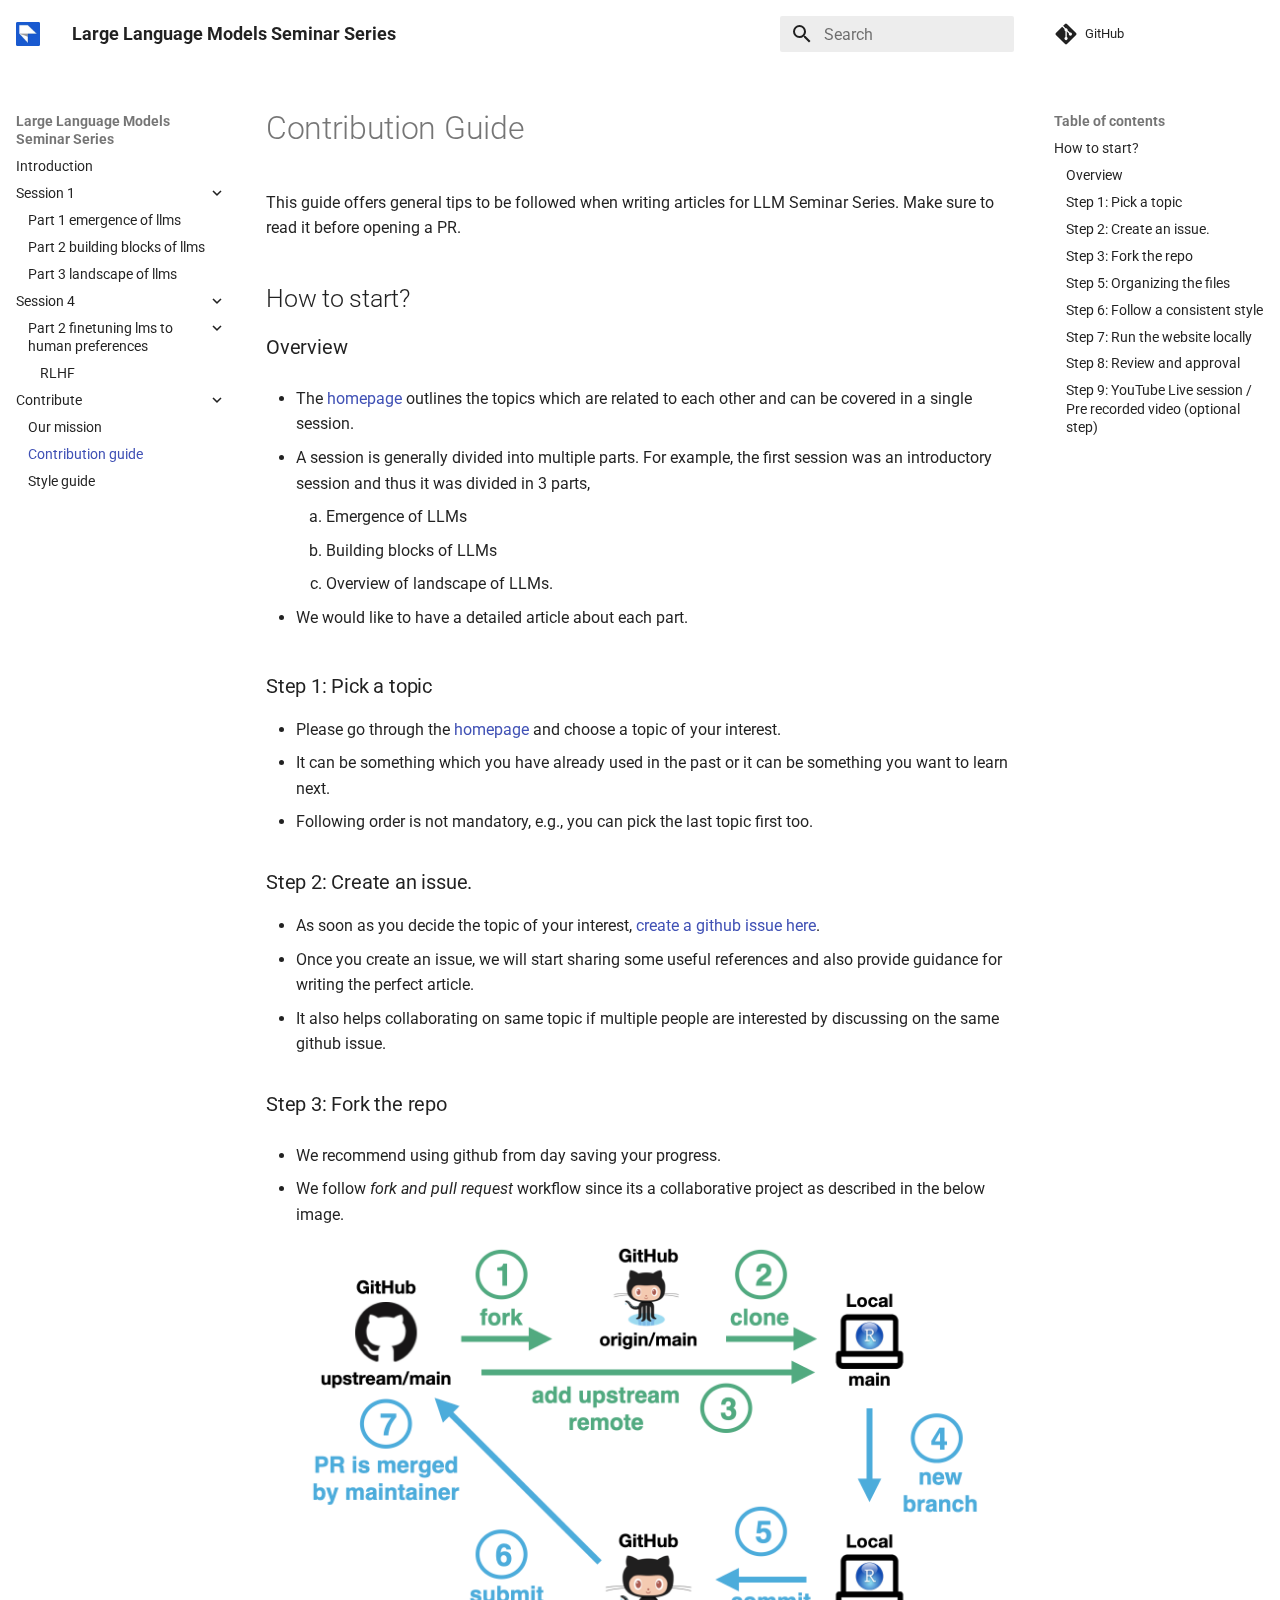
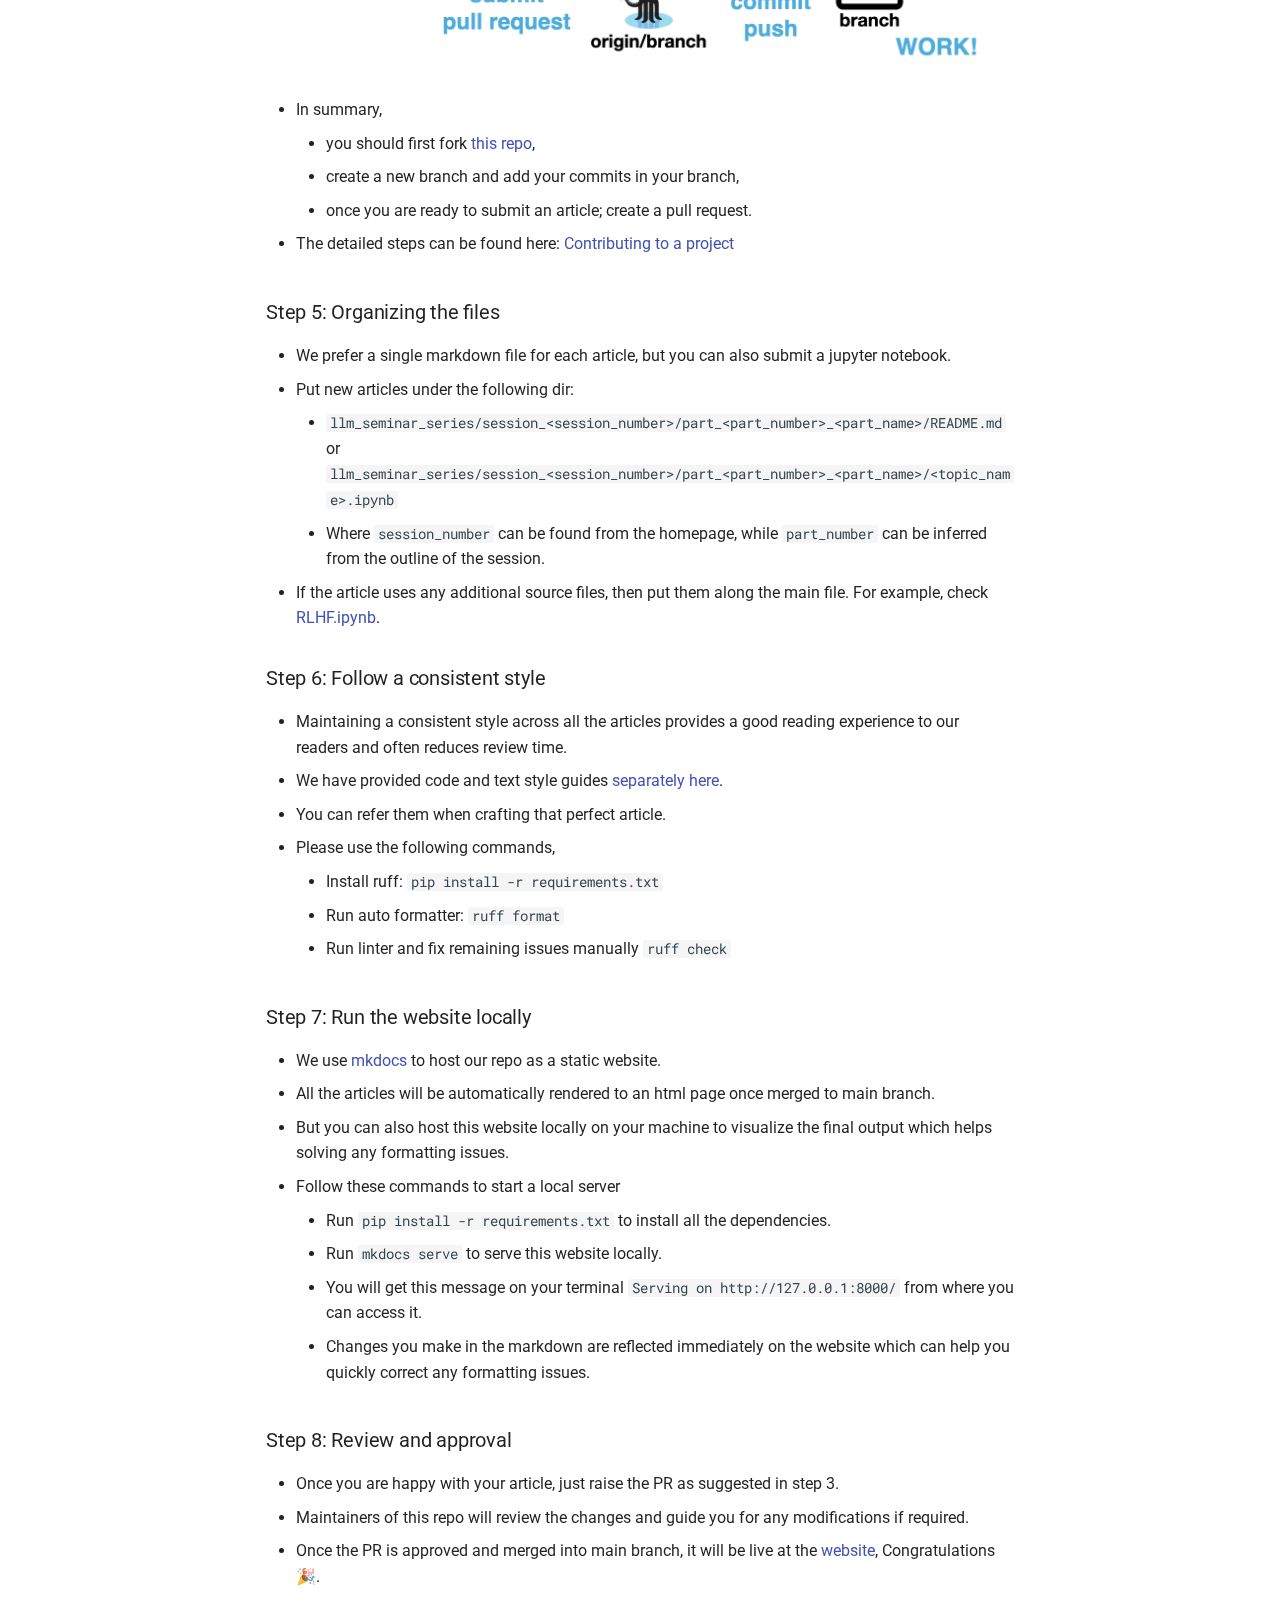
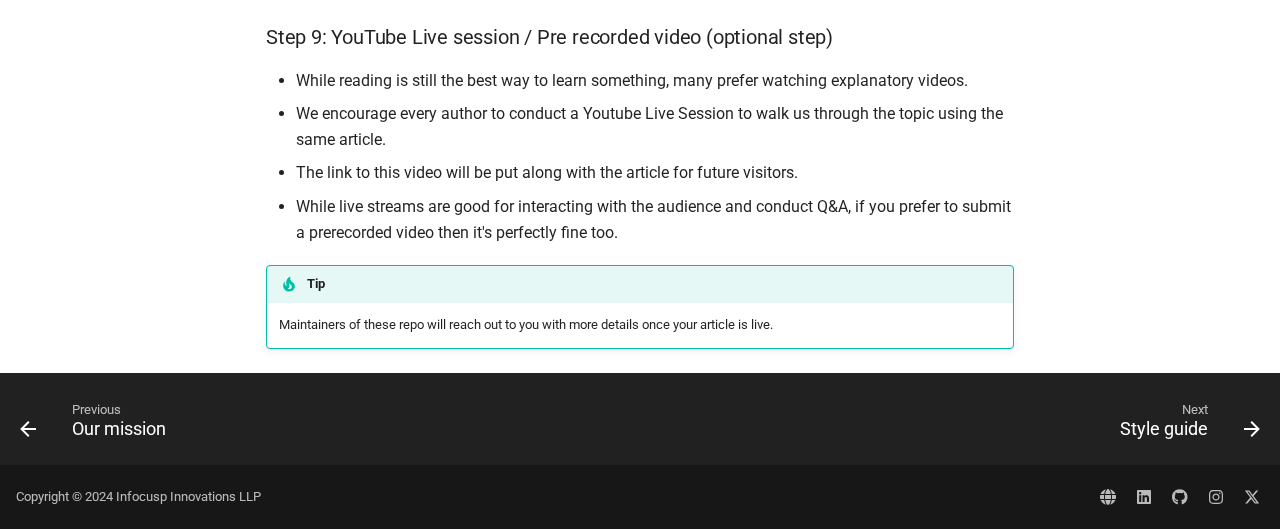
<file: contribute/CONTRIBUTION/index.html>
<!doctype html>
<html lang="en" class="no-js">
  <head>
    
      <meta charset="utf-8">
      <meta name="viewport" content="width=device-width,initial-scale=1">
      
      
      
      
        <link rel="prev" href="../OUR_MISSION/">
      
      
        <link rel="next" href="../STYLE_GUIDES/">
      
      
      <link rel="icon" href="../../assets/images/favicon.png">
      <meta name="generator" content="mkdocs-1.5.3, mkdocs-material-9.5.17">
    
    
      
        <title>Contribution guide - Large Language Models Seminar Series</title>
      
    
    
      <link rel="stylesheet" href="../../assets/stylesheets/main.bcfcd587.min.css">
      
        
        <link rel="stylesheet" href="../../assets/stylesheets/palette.06af60db.min.css">
      
      


    
    
      
    
    
      
        
        
        <link rel="preconnect" href="https://fonts.gstatic.com" crossorigin>
        <link rel="stylesheet" href="https://fonts.googleapis.com/css?family=Roboto:300,300i,400,400i,700,700i%7CRoboto+Mono:400,400i,700,700i&display=fallback">
        <style>:root{--md-text-font:"Roboto";--md-code-font:"Roboto Mono"}</style>
      
    
    
      <link rel="stylesheet" href="../../stylesheets/extra.css">
    
    <script>__md_scope=new URL("../..",location),__md_hash=e=>[...e].reduce((e,_)=>(e<<5)-e+_.charCodeAt(0),0),__md_get=(e,_=localStorage,t=__md_scope)=>JSON.parse(_.getItem(t.pathname+"."+e)),__md_set=(e,_,t=localStorage,a=__md_scope)=>{try{t.setItem(a.pathname+"."+e,JSON.stringify(_))}catch(e){}}</script>
    
      

    
    
    
  </head>
  
  
    
    
    
    
    
    <body dir="ltr" data-md-color-scheme="default" data-md-color-primary="white" data-md-color-accent="indigo">
  
    
    <input class="md-toggle" data-md-toggle="drawer" type="checkbox" id="__drawer" autocomplete="off">
    <input class="md-toggle" data-md-toggle="search" type="checkbox" id="__search" autocomplete="off">
    <label class="md-overlay" for="__drawer"></label>
    <div data-md-component="skip">
      
        
        <a href="#contribution-guide" class="md-skip">
          Skip to content
        </a>
      
    </div>
    <div data-md-component="announce">
      
    </div>
    
    
      

  

<header class="md-header md-header--shadow" data-md-component="header">
  <nav class="md-header__inner md-grid" aria-label="Header">
    <a href="../.." title="Large Language Models Seminar Series" class="md-header__button md-logo" aria-label="Large Language Models Seminar Series" data-md-component="logo">
      
  <img src="../../images/site/infocusp_logo_blue.png" alt="logo">

    </a>
    <label class="md-header__button md-icon" for="__drawer">
      
      <svg xmlns="http://www.w3.org/2000/svg" viewBox="0 0 24 24"><path d="M3 6h18v2H3V6m0 5h18v2H3v-2m0 5h18v2H3v-2Z"/></svg>
    </label>
    <div class="md-header__title" data-md-component="header-title">
      <div class="md-header__ellipsis">
        <div class="md-header__topic">
          <span class="md-ellipsis">
            Large Language Models Seminar Series
          </span>
        </div>
        <div class="md-header__topic" data-md-component="header-topic">
          <span class="md-ellipsis">
            
              Contribution guide
            
          </span>
        </div>
      </div>
    </div>
    
      
    
    
    
    
      <label class="md-header__button md-icon" for="__search">
        
        <svg xmlns="http://www.w3.org/2000/svg" viewBox="0 0 24 24"><path d="M9.5 3A6.5 6.5 0 0 1 16 9.5c0 1.61-.59 3.09-1.56 4.23l.27.27h.79l5 5-1.5 1.5-5-5v-.79l-.27-.27A6.516 6.516 0 0 1 9.5 16 6.5 6.5 0 0 1 3 9.5 6.5 6.5 0 0 1 9.5 3m0 2C7 5 5 7 5 9.5S7 14 9.5 14 14 12 14 9.5 12 5 9.5 5Z"/></svg>
      </label>
      <div class="md-search" data-md-component="search" role="dialog">
  <label class="md-search__overlay" for="__search"></label>
  <div class="md-search__inner" role="search">
    <form class="md-search__form" name="search">
      <input type="text" class="md-search__input" name="query" aria-label="Search" placeholder="Search" autocapitalize="off" autocorrect="off" autocomplete="off" spellcheck="false" data-md-component="search-query" required>
      <label class="md-search__icon md-icon" for="__search">
        
        <svg xmlns="http://www.w3.org/2000/svg" viewBox="0 0 24 24"><path d="M9.5 3A6.5 6.5 0 0 1 16 9.5c0 1.61-.59 3.09-1.56 4.23l.27.27h.79l5 5-1.5 1.5-5-5v-.79l-.27-.27A6.516 6.516 0 0 1 9.5 16 6.5 6.5 0 0 1 3 9.5 6.5 6.5 0 0 1 9.5 3m0 2C7 5 5 7 5 9.5S7 14 9.5 14 14 12 14 9.5 12 5 9.5 5Z"/></svg>
        
        <svg xmlns="http://www.w3.org/2000/svg" viewBox="0 0 24 24"><path d="M20 11v2H8l5.5 5.5-1.42 1.42L4.16 12l7.92-7.92L13.5 5.5 8 11h12Z"/></svg>
      </label>
      <nav class="md-search__options" aria-label="Search">
        
          <a href="javascript:void(0)" class="md-search__icon md-icon" title="Share" aria-label="Share" data-clipboard data-clipboard-text="" data-md-component="search-share" tabindex="-1">
            
            <svg xmlns="http://www.w3.org/2000/svg" viewBox="0 0 24 24"><path d="M18 16.08c-.76 0-1.44.3-1.96.77L8.91 12.7c.05-.23.09-.46.09-.7 0-.24-.04-.47-.09-.7l7.05-4.11c.54.5 1.25.81 2.04.81a3 3 0 0 0 3-3 3 3 0 0 0-3-3 3 3 0 0 0-3 3c0 .24.04.47.09.7L8.04 9.81C7.5 9.31 6.79 9 6 9a3 3 0 0 0-3 3 3 3 0 0 0 3 3c.79 0 1.5-.31 2.04-.81l7.12 4.15c-.05.21-.08.43-.08.66 0 1.61 1.31 2.91 2.92 2.91 1.61 0 2.92-1.3 2.92-2.91A2.92 2.92 0 0 0 18 16.08Z"/></svg>
          </a>
        
        <button type="reset" class="md-search__icon md-icon" title="Clear" aria-label="Clear" tabindex="-1">
          
          <svg xmlns="http://www.w3.org/2000/svg" viewBox="0 0 24 24"><path d="M19 6.41 17.59 5 12 10.59 6.41 5 5 6.41 10.59 12 5 17.59 6.41 19 12 13.41 17.59 19 19 17.59 13.41 12 19 6.41Z"/></svg>
        </button>
      </nav>
      
        <div class="md-search__suggest" data-md-component="search-suggest"></div>
      
    </form>
    <div class="md-search__output">
      <div class="md-search__scrollwrap" data-md-scrollfix>
        <div class="md-search-result" data-md-component="search-result">
          <div class="md-search-result__meta">
            Initializing search
          </div>
          <ol class="md-search-result__list" role="presentation"></ol>
        </div>
      </div>
    </div>
  </div>
</div>
    
    
      <div class="md-header__source">
        <a href="https://github.com/InFoCusp/llm_seminar_series" title="Go to repository" class="md-source" data-md-component="source">
  <div class="md-source__icon md-icon">
    
    <svg xmlns="http://www.w3.org/2000/svg" viewBox="0 0 448 512"><!--! Font Awesome Free 6.5.1 by @fontawesome - https://fontawesome.com License - https://fontawesome.com/license/free (Icons: CC BY 4.0, Fonts: SIL OFL 1.1, Code: MIT License) Copyright 2023 Fonticons, Inc.--><path d="M439.55 236.05 244 40.45a28.87 28.87 0 0 0-40.81 0l-40.66 40.63 51.52 51.52c27.06-9.14 52.68 16.77 43.39 43.68l49.66 49.66c34.23-11.8 61.18 31 35.47 56.69-26.49 26.49-70.21-2.87-56-37.34L240.22 199v121.85c25.3 12.54 22.26 41.85 9.08 55a34.34 34.34 0 0 1-48.55 0c-17.57-17.6-11.07-46.91 11.25-56v-123c-20.8-8.51-24.6-30.74-18.64-45L142.57 101 8.45 235.14a28.86 28.86 0 0 0 0 40.81l195.61 195.6a28.86 28.86 0 0 0 40.8 0l194.69-194.69a28.86 28.86 0 0 0 0-40.81z"/></svg>
  </div>
  <div class="md-source__repository">
    GitHub
  </div>
</a>
      </div>
    
  </nav>
  
</header>
    
    <div class="md-container" data-md-component="container">
      
      
        
          
        
      
      <main class="md-main" data-md-component="main">
        <div class="md-main__inner md-grid">
          
            
              
              <div class="md-sidebar md-sidebar--primary" data-md-component="sidebar" data-md-type="navigation" >
                <div class="md-sidebar__scrollwrap">
                  <div class="md-sidebar__inner">
                    



<nav class="md-nav md-nav--primary" aria-label="Navigation" data-md-level="0">
  <label class="md-nav__title" for="__drawer">
    <a href="../.." title="Large Language Models Seminar Series" class="md-nav__button md-logo" aria-label="Large Language Models Seminar Series" data-md-component="logo">
      
  <img src="../../images/site/infocusp_logo_blue.png" alt="logo">

    </a>
    Large Language Models Seminar Series
  </label>
  
    <div class="md-nav__source">
      <a href="https://github.com/InFoCusp/llm_seminar_series" title="Go to repository" class="md-source" data-md-component="source">
  <div class="md-source__icon md-icon">
    
    <svg xmlns="http://www.w3.org/2000/svg" viewBox="0 0 448 512"><!--! Font Awesome Free 6.5.1 by @fontawesome - https://fontawesome.com License - https://fontawesome.com/license/free (Icons: CC BY 4.0, Fonts: SIL OFL 1.1, Code: MIT License) Copyright 2023 Fonticons, Inc.--><path d="M439.55 236.05 244 40.45a28.87 28.87 0 0 0-40.81 0l-40.66 40.63 51.52 51.52c27.06-9.14 52.68 16.77 43.39 43.68l49.66 49.66c34.23-11.8 61.18 31 35.47 56.69-26.49 26.49-70.21-2.87-56-37.34L240.22 199v121.85c25.3 12.54 22.26 41.85 9.08 55a34.34 34.34 0 0 1-48.55 0c-17.57-17.6-11.07-46.91 11.25-56v-123c-20.8-8.51-24.6-30.74-18.64-45L142.57 101 8.45 235.14a28.86 28.86 0 0 0 0 40.81l195.61 195.6a28.86 28.86 0 0 0 40.8 0l194.69-194.69a28.86 28.86 0 0 0 0-40.81z"/></svg>
  </div>
  <div class="md-source__repository">
    GitHub
  </div>
</a>
    </div>
  
  <ul class="md-nav__list" data-md-scrollfix>
    
      
      
  
  
  
  
    <li class="md-nav__item">
      <a href="../.." class="md-nav__link">
        
  
  <span class="md-ellipsis">
    Introduction
  </span>
  

      </a>
    </li>
  

    
      
      
  
  
  
  
    
    
      
        
          
        
      
        
      
        
      
        
      
    
    
    
    <li class="md-nav__item md-nav__item--nested">
      
        
        
          
        
        <input class="md-nav__toggle md-toggle md-toggle--indeterminate" type="checkbox" id="__nav_2" >
        
          
          
          <div class="md-nav__link md-nav__container">
            <a href="../../session_1/" class="md-nav__link ">
              
  
  <span class="md-ellipsis">
    Session 1
  </span>
  

            </a>
            
              
              <label class="md-nav__link " for="__nav_2" id="__nav_2_label" tabindex="0">
                <span class="md-nav__icon md-icon"></span>
              </label>
            
          </div>
        
        <nav class="md-nav" data-md-level="1" aria-labelledby="__nav_2_label" aria-expanded="false">
          <label class="md-nav__title" for="__nav_2">
            <span class="md-nav__icon md-icon"></span>
            Session 1
          </label>
          <ul class="md-nav__list" data-md-scrollfix>
            
              
            
              
                
  
  
  
  
    
    
      
        
          
        
      
    
    
    
    <li class="md-nav__item md-nav__item--nested">
      
        
        
          
        
        <input class="md-nav__toggle md-toggle md-toggle--indeterminate" type="checkbox" id="__nav_2_2" >
        
          
          
          <div class="md-nav__link md-nav__container">
            <a href="../../session_1/part_1_emergence_of_llms/" class="md-nav__link ">
              
  
  <span class="md-ellipsis">
    Part 1 emergence of llms
  </span>
  

            </a>
            
          </div>
        
        <nav class="md-nav" data-md-level="2" aria-labelledby="__nav_2_2_label" aria-expanded="false">
          <label class="md-nav__title" for="__nav_2_2">
            <span class="md-nav__icon md-icon"></span>
            Part 1 emergence of llms
          </label>
          <ul class="md-nav__list" data-md-scrollfix>
            
              
            
          </ul>
        </nav>
      
    </li>
  

              
            
              
                
  
  
  
  
    
    
      
        
          
        
      
    
    
    
    <li class="md-nav__item md-nav__item--nested">
      
        
        
          
        
        <input class="md-nav__toggle md-toggle md-toggle--indeterminate" type="checkbox" id="__nav_2_3" >
        
          
          
          <div class="md-nav__link md-nav__container">
            <a href="../../session_1/part_2_building_blocks_of_llms/" class="md-nav__link ">
              
  
  <span class="md-ellipsis">
    Part 2 building blocks of llms
  </span>
  

            </a>
            
          </div>
        
        <nav class="md-nav" data-md-level="2" aria-labelledby="__nav_2_3_label" aria-expanded="false">
          <label class="md-nav__title" for="__nav_2_3">
            <span class="md-nav__icon md-icon"></span>
            Part 2 building blocks of llms
          </label>
          <ul class="md-nav__list" data-md-scrollfix>
            
              
            
          </ul>
        </nav>
      
    </li>
  

              
            
              
                
  
  
  
  
    
    
      
        
          
        
      
    
    
    
    <li class="md-nav__item md-nav__item--nested">
      
        
        
          
        
        <input class="md-nav__toggle md-toggle md-toggle--indeterminate" type="checkbox" id="__nav_2_4" >
        
          
          
          <div class="md-nav__link md-nav__container">
            <a href="../../session_1/part_3_landscape_of_llms/" class="md-nav__link ">
              
  
  <span class="md-ellipsis">
    Part 3 landscape of llms
  </span>
  

            </a>
            
          </div>
        
        <nav class="md-nav" data-md-level="2" aria-labelledby="__nav_2_4_label" aria-expanded="false">
          <label class="md-nav__title" for="__nav_2_4">
            <span class="md-nav__icon md-icon"></span>
            Part 3 landscape of llms
          </label>
          <ul class="md-nav__list" data-md-scrollfix>
            
              
            
          </ul>
        </nav>
      
    </li>
  

              
            
          </ul>
        </nav>
      
    </li>
  

    
      
      
  
  
  
  
    
    
      
        
          
        
      
        
      
    
    
    
    <li class="md-nav__item md-nav__item--nested">
      
        
        
          
        
        <input class="md-nav__toggle md-toggle md-toggle--indeterminate" type="checkbox" id="__nav_3" >
        
          
          
          <div class="md-nav__link md-nav__container">
            <a href="../../session_4/" class="md-nav__link ">
              
  
  <span class="md-ellipsis">
    Session 4
  </span>
  

            </a>
            
              
              <label class="md-nav__link " for="__nav_3" id="__nav_3_label" tabindex="0">
                <span class="md-nav__icon md-icon"></span>
              </label>
            
          </div>
        
        <nav class="md-nav" data-md-level="1" aria-labelledby="__nav_3_label" aria-expanded="false">
          <label class="md-nav__title" for="__nav_3">
            <span class="md-nav__icon md-icon"></span>
            Session 4
          </label>
          <ul class="md-nav__list" data-md-scrollfix>
            
              
            
              
                
  
  
  
  
    
    
      
        
      
    
    
    
    <li class="md-nav__item md-nav__item--nested">
      
        
        
          
        
        <input class="md-nav__toggle md-toggle md-toggle--indeterminate" type="checkbox" id="__nav_3_2" >
        
          
          <label class="md-nav__link" for="__nav_3_2" id="__nav_3_2_label" tabindex="0">
            
  
  <span class="md-ellipsis">
    Part 2 finetuning lms to human preferences
  </span>
  

            <span class="md-nav__icon md-icon"></span>
          </label>
        
        <nav class="md-nav" data-md-level="2" aria-labelledby="__nav_3_2_label" aria-expanded="false">
          <label class="md-nav__title" for="__nav_3_2">
            <span class="md-nav__icon md-icon"></span>
            Part 2 finetuning lms to human preferences
          </label>
          <ul class="md-nav__list" data-md-scrollfix>
            
              
                
  
  
  
  
    <li class="md-nav__item">
      <a href="../../session_4/part_2_finetuning_lms_to_human_preferences/RLHF/" class="md-nav__link">
        
  
  <span class="md-ellipsis">
    RLHF
  </span>
  

      </a>
    </li>
  

              
            
          </ul>
        </nav>
      
    </li>
  

              
            
          </ul>
        </nav>
      
    </li>
  

    
      
      
  
  
    
  
  
  
    
    
      
        
      
        
      
        
      
    
    
    
    <li class="md-nav__item md-nav__item--active md-nav__item--nested">
      
        
        
        <input class="md-nav__toggle md-toggle " type="checkbox" id="__nav_4" checked>
        
          
          <label class="md-nav__link" for="__nav_4" id="__nav_4_label" tabindex="0">
            
  
  <span class="md-ellipsis">
    Contribute
  </span>
  

            <span class="md-nav__icon md-icon"></span>
          </label>
        
        <nav class="md-nav" data-md-level="1" aria-labelledby="__nav_4_label" aria-expanded="true">
          <label class="md-nav__title" for="__nav_4">
            <span class="md-nav__icon md-icon"></span>
            Contribute
          </label>
          <ul class="md-nav__list" data-md-scrollfix>
            
              
                
  
  
  
  
    <li class="md-nav__item">
      <a href="../OUR_MISSION/" class="md-nav__link">
        
  
  <span class="md-ellipsis">
    Our mission
  </span>
  

      </a>
    </li>
  

              
            
              
                
  
  
    
  
  
  
    <li class="md-nav__item md-nav__item--active">
      
      <input class="md-nav__toggle md-toggle" type="checkbox" id="__toc">
      
      
        
      
      
        <label class="md-nav__link md-nav__link--active" for="__toc">
          
  
  <span class="md-ellipsis">
    Contribution guide
  </span>
  

          <span class="md-nav__icon md-icon"></span>
        </label>
      
      <a href="./" class="md-nav__link md-nav__link--active">
        
  
  <span class="md-ellipsis">
    Contribution guide
  </span>
  

      </a>
      
        

<nav class="md-nav md-nav--secondary" aria-label="Table of contents">
  
  
  
    
  
  
    <label class="md-nav__title" for="__toc">
      <span class="md-nav__icon md-icon"></span>
      Table of contents
    </label>
    <ul class="md-nav__list" data-md-component="toc" data-md-scrollfix>
      
        <li class="md-nav__item">
  <a href="#how-to-start" class="md-nav__link">
    <span class="md-ellipsis">
      How to start?
    </span>
  </a>
  
    <nav class="md-nav" aria-label="How to start?">
      <ul class="md-nav__list">
        
          <li class="md-nav__item">
  <a href="#overview" class="md-nav__link">
    <span class="md-ellipsis">
      Overview
    </span>
  </a>
  
</li>
        
          <li class="md-nav__item">
  <a href="#step-1-pick-a-topic" class="md-nav__link">
    <span class="md-ellipsis">
      Step 1: Pick a topic
    </span>
  </a>
  
</li>
        
          <li class="md-nav__item">
  <a href="#step-2-create-an-issue" class="md-nav__link">
    <span class="md-ellipsis">
      Step 2: Create an issue.
    </span>
  </a>
  
</li>
        
          <li class="md-nav__item">
  <a href="#step-3-fork-the-repo" class="md-nav__link">
    <span class="md-ellipsis">
      Step 3: Fork the repo
    </span>
  </a>
  
</li>
        
          <li class="md-nav__item">
  <a href="#step-5-organizing-the-files" class="md-nav__link">
    <span class="md-ellipsis">
      Step 5: Organizing the files
    </span>
  </a>
  
</li>
        
          <li class="md-nav__item">
  <a href="#step-6-follow-a-consistent-style" class="md-nav__link">
    <span class="md-ellipsis">
      Step 6: Follow a consistent style
    </span>
  </a>
  
</li>
        
          <li class="md-nav__item">
  <a href="#step-7-run-the-website-locally" class="md-nav__link">
    <span class="md-ellipsis">
      Step 7: Run the website locally
    </span>
  </a>
  
</li>
        
          <li class="md-nav__item">
  <a href="#step-8-review-and-approval" class="md-nav__link">
    <span class="md-ellipsis">
      Step 8: Review and approval
    </span>
  </a>
  
</li>
        
          <li class="md-nav__item">
  <a href="#step-9-youtube-live-session-pre-recorded-video-optional-step" class="md-nav__link">
    <span class="md-ellipsis">
      Step 9: YouTube Live session / Pre recorded video (optional step)
    </span>
  </a>
  
</li>
        
      </ul>
    </nav>
  
</li>
      
    </ul>
  
</nav>
      
    </li>
  

              
            
              
                
  
  
  
  
    <li class="md-nav__item">
      <a href="../STYLE_GUIDES/" class="md-nav__link">
        
  
  <span class="md-ellipsis">
    Style guide
  </span>
  

      </a>
    </li>
  

              
            
          </ul>
        </nav>
      
    </li>
  

    
  </ul>
</nav>
                  </div>
                </div>
              </div>
            
            
              
              <div class="md-sidebar md-sidebar--secondary" data-md-component="sidebar" data-md-type="toc" >
                <div class="md-sidebar__scrollwrap">
                  <div class="md-sidebar__inner">
                    

<nav class="md-nav md-nav--secondary" aria-label="Table of contents">
  
  
  
    
  
  
    <label class="md-nav__title" for="__toc">
      <span class="md-nav__icon md-icon"></span>
      Table of contents
    </label>
    <ul class="md-nav__list" data-md-component="toc" data-md-scrollfix>
      
        <li class="md-nav__item">
  <a href="#how-to-start" class="md-nav__link">
    <span class="md-ellipsis">
      How to start?
    </span>
  </a>
  
    <nav class="md-nav" aria-label="How to start?">
      <ul class="md-nav__list">
        
          <li class="md-nav__item">
  <a href="#overview" class="md-nav__link">
    <span class="md-ellipsis">
      Overview
    </span>
  </a>
  
</li>
        
          <li class="md-nav__item">
  <a href="#step-1-pick-a-topic" class="md-nav__link">
    <span class="md-ellipsis">
      Step 1: Pick a topic
    </span>
  </a>
  
</li>
        
          <li class="md-nav__item">
  <a href="#step-2-create-an-issue" class="md-nav__link">
    <span class="md-ellipsis">
      Step 2: Create an issue.
    </span>
  </a>
  
</li>
        
          <li class="md-nav__item">
  <a href="#step-3-fork-the-repo" class="md-nav__link">
    <span class="md-ellipsis">
      Step 3: Fork the repo
    </span>
  </a>
  
</li>
        
          <li class="md-nav__item">
  <a href="#step-5-organizing-the-files" class="md-nav__link">
    <span class="md-ellipsis">
      Step 5: Organizing the files
    </span>
  </a>
  
</li>
        
          <li class="md-nav__item">
  <a href="#step-6-follow-a-consistent-style" class="md-nav__link">
    <span class="md-ellipsis">
      Step 6: Follow a consistent style
    </span>
  </a>
  
</li>
        
          <li class="md-nav__item">
  <a href="#step-7-run-the-website-locally" class="md-nav__link">
    <span class="md-ellipsis">
      Step 7: Run the website locally
    </span>
  </a>
  
</li>
        
          <li class="md-nav__item">
  <a href="#step-8-review-and-approval" class="md-nav__link">
    <span class="md-ellipsis">
      Step 8: Review and approval
    </span>
  </a>
  
</li>
        
          <li class="md-nav__item">
  <a href="#step-9-youtube-live-session-pre-recorded-video-optional-step" class="md-nav__link">
    <span class="md-ellipsis">
      Step 9: YouTube Live session / Pre recorded video (optional step)
    </span>
  </a>
  
</li>
        
      </ul>
    </nav>
  
</li>
      
    </ul>
  
</nav>
                  </div>
                </div>
              </div>
            
          
          
            <div class="md-content" data-md-component="content">
              <article class="md-content__inner md-typeset">
                
                  

  
  


<h1 id="contribution-guide">Contribution Guide<a class="headerlink" href="#contribution-guide" title="Permanent link">&para;</a></h1>
<p>This guide offers general tips to be followed when writing articles for LLM 
Seminar Series. Make sure to read it before opening a PR.</p>
<h2 id="how-to-start">How to start?<a class="headerlink" href="#how-to-start" title="Permanent link">&para;</a></h2>
<h3 id="overview">Overview<a class="headerlink" href="#overview" title="Permanent link">&para;</a></h3>
<ul>
<li>
<p>The <a href="../../">homepage</a> outlines the topics which are related to each other and can be covered in a single session. </p>
</li>
<li>
<p>A session is generally divided into multiple parts. For example, the first session was an introductory session and thus it was divided in 3 parts,</p>
<ol>
<li>Emergence of LLMs</li>
<li>Building blocks of LLMs</li>
<li>Overview of landscape of LLMs. </li>
</ol>
</li>
<li>
<p>We would like to have a detailed article about each part.</p>
</li>
</ul>
<h3 id="step-1-pick-a-topic">Step 1: Pick a topic<a class="headerlink" href="#step-1-pick-a-topic" title="Permanent link">&para;</a></h3>
<ul>
<li>Please go through the <a href="../../">homepage</a> and choose a topic of your interest. </li>
<li>It can be something which you have already used in the past or it can be something you want to learn next. </li>
<li>Following order is not mandatory, e.g., you can pick the last topic first too.</li>
</ul>
<h3 id="step-2-create-an-issue">Step 2: Create an issue.<a class="headerlink" href="#step-2-create-an-issue" title="Permanent link">&para;</a></h3>
<ul>
<li>As soon as you decide the topic of your interest, <a href="https://github.com/infocusp/llm_seminar_series/issues">create a github issue here</a>.</li>
<li>Once you create an issue, we will start sharing some useful references and also provide guidance for writing the perfect article.</li>
<li>It also helps collaborating on same topic if multiple people are interested by discussing on the same github issue.</li>
</ul>
<h3 id="step-3-fork-the-repo">Step 3: Fork the repo<a class="headerlink" href="#step-3-fork-the-repo" title="Permanent link">&para;</a></h3>
<ul>
<li>
<p>We recommend using github from day saving your progress.</p>
</li>
<li>
<p>We follow <em>fork and pull request</em> workflow since its a collaborative project as described in the below image.</p>
<p><img alt="LLM Landscape" src="../../images/home_page/contribution-pull-request.png" /></p>
</li>
<li>
<p>In summary,</p>
<ul>
<li>you should first fork <a href="https://github.com/infocusp/llm_seminar_series">this repo</a>,</li>
<li>create a new branch and add your commits in your branch,</li>
<li>once you are ready to submit an article; create a pull request.</li>
</ul>
</li>
<li>
<p>The detailed steps can be found here: <a href="https://docs.github.com/en/get-started/exploring-projects-on-github/contributing-to-a-project">Contributing to a project</a></p>
</li>
</ul>
<h3 id="step-5-organizing-the-files">Step 5: Organizing the files<a class="headerlink" href="#step-5-organizing-the-files" title="Permanent link">&para;</a></h3>
<ul>
<li>We prefer a single markdown file for each article, but you can also submit a jupyter notebook.</li>
<li>Put new articles under the following dir:<ul>
<li><code>llm_seminar_series/session_&lt;session_number&gt;/part_&lt;part_number&gt;_&lt;part_name&gt;/README.md</code> or <code>llm_seminar_series/session_&lt;session_number&gt;/part_&lt;part_number&gt;_&lt;part_name&gt;/&lt;topic_name&gt;.ipynb</code></li>
<li>Where <code>session_number</code> can be found from the homepage, while <code>part_number</code> can be inferred from the outline of the session.</li>
</ul>
</li>
<li>If the article uses any additional source files, then put them along the main file. For example, check <a href="https://github.com/infocusp/llm_seminar_series/tree/main/session_4/part_2_finetuning_lms_to_human_preferences">RLHF.ipynb</a>.</li>
</ul>
<h3 id="step-6-follow-a-consistent-style">Step 6: Follow a consistent style<a class="headerlink" href="#step-6-follow-a-consistent-style" title="Permanent link">&para;</a></h3>
<ul>
<li>Maintaining a consistent style across all the articles provides a good reading experience to our readers and often reduces review time.</li>
<li>We have provided code and text style guides <a href="../STYLE_GUIDES/">separately here</a>. </li>
<li>You can refer them when crafting that perfect article.</li>
<li>Please use the following commands,<ul>
<li>Install ruff: <code>pip install -r requirements.txt</code></li>
<li>Run auto formatter: <code>ruff format</code></li>
<li>Run linter and fix remaining issues manually <code>ruff check</code></li>
</ul>
</li>
</ul>
<h3 id="step-7-run-the-website-locally">Step 7: Run the website locally<a class="headerlink" href="#step-7-run-the-website-locally" title="Permanent link">&para;</a></h3>
<ul>
<li>We use <a href="https://www.mkdocs.org/">mkdocs</a> to host our repo as a static website.</li>
<li>All the articles will be automatically rendered to an html page once merged to main branch.</li>
<li>But you can also host this website locally on your machine to visualize the final output which helps solving any formatting issues.</li>
<li>Follow these commands to start a local server<ul>
<li>Run <code>pip install -r requirements.txt</code> to install all the dependencies.</li>
<li>Run <code>mkdocs serve</code> to serve this website locally.</li>
<li>You will get this message on your terminal <code>Serving on http://127.0.0.1:8000/</code> from where you can access it.</li>
<li>Changes you make in the markdown are reflected immediately on the website which can help you quickly correct any formatting issues.</li>
</ul>
</li>
</ul>
<h3 id="step-8-review-and-approval">Step 8: Review and approval<a class="headerlink" href="#step-8-review-and-approval" title="Permanent link">&para;</a></h3>
<ul>
<li>Once you are happy with your article, just raise the PR as suggested in step 3.</li>
<li>Maintainers of this repo will review the changes and guide you for any modifications if required.</li>
<li>Once the PR is approved and merged into main branch, it will be live at the <a href="https://infocusp.github.io/llm_seminar_series/">website</a>, Congratulations 🎉.</li>
</ul>
<h3 id="step-9-youtube-live-session-pre-recorded-video-optional-step">Step 9: YouTube Live session / Pre recorded video (optional step)<a class="headerlink" href="#step-9-youtube-live-session-pre-recorded-video-optional-step" title="Permanent link">&para;</a></h3>
<ul>
<li>While reading is still the best way to learn something, many prefer watching explanatory videos.</li>
<li>We encourage every author to conduct a Youtube Live Session to walk us through the topic using the same article.</li>
<li>The link to this video will be put along with the article for future visitors.</li>
<li>While live streams are good for interacting with the audience and conduct Q&amp;A, if you prefer to submit a prerecorded video then it's perfectly fine too.</li>
</ul>
<div class="admonition tip">
<p class="admonition-title">Tip</p>
<p>Maintainers of these repo will reach out to you with more details once your article is live.</p>
</div>












                
              </article>
            </div>
          
          
<script>var target=document.getElementById(location.hash.slice(1));target&&target.name&&(target.checked=target.name.startsWith("__tabbed_"))</script>
        </div>
        
          <button type="button" class="md-top md-icon" data-md-component="top" hidden>
  
  <svg xmlns="http://www.w3.org/2000/svg" viewBox="0 0 24 24"><path d="M13 20h-2V8l-5.5 5.5-1.42-1.42L12 4.16l7.92 7.92-1.42 1.42L13 8v12Z"/></svg>
  Back to top
</button>
        
      </main>
      
        <footer class="md-footer">
  
    
      
      <nav class="md-footer__inner md-grid" aria-label="Footer" >
        
          
          <a href="../OUR_MISSION/" class="md-footer__link md-footer__link--prev" aria-label="Previous: Our mission">
            <div class="md-footer__button md-icon">
              
              <svg xmlns="http://www.w3.org/2000/svg" viewBox="0 0 24 24"><path d="M20 11v2H8l5.5 5.5-1.42 1.42L4.16 12l7.92-7.92L13.5 5.5 8 11h12Z"/></svg>
            </div>
            <div class="md-footer__title">
              <span class="md-footer__direction">
                Previous
              </span>
              <div class="md-ellipsis">
                Our mission
              </div>
            </div>
          </a>
        
        
          
          <a href="../STYLE_GUIDES/" class="md-footer__link md-footer__link--next" aria-label="Next: Style guide">
            <div class="md-footer__title">
              <span class="md-footer__direction">
                Next
              </span>
              <div class="md-ellipsis">
                Style guide
              </div>
            </div>
            <div class="md-footer__button md-icon">
              
              <svg xmlns="http://www.w3.org/2000/svg" viewBox="0 0 24 24"><path d="M4 11v2h12l-5.5 5.5 1.42 1.42L19.84 12l-7.92-7.92L10.5 5.5 16 11H4Z"/></svg>
            </div>
          </a>
        
      </nav>
    
  
  <div class="md-footer-meta md-typeset">
    <div class="md-footer-meta__inner md-grid">
      <div class="md-copyright">
  
    <div class="md-copyright__highlight">
      Copyright &copy; 2024 Infocusp Innovations LLP
    </div>
  
  
</div>
      
        <div class="md-social">
  
    
    
    
    
      
      
    
    <a href="https://infocusp.com" target="_blank" rel="noopener" title="infocusp.com" class="md-social__link">
      <svg xmlns="http://www.w3.org/2000/svg" viewBox="0 0 512 512"><!--! Font Awesome Free 6.5.1 by @fontawesome - https://fontawesome.com License - https://fontawesome.com/license/free (Icons: CC BY 4.0, Fonts: SIL OFL 1.1, Code: MIT License) Copyright 2023 Fonticons, Inc.--><path d="M352 256c0 22.2-1.2 43.6-3.3 64H163.3c-2.2-20.4-3.3-41.8-3.3-64s1.2-43.6 3.3-64h185.4c2.2 20.4 3.3 41.8 3.3 64zm28.8-64h123.1c5.3 20.5 8.1 41.9 8.1 64s-2.8 43.5-8.1 64H380.8c2.1-20.6 3.2-42 3.2-64s-1.1-43.4-3.2-64zm112.6-32H376.7c-10-63.9-29.8-117.4-55.3-151.6 78.3 20.7 142 77.5 171.9 151.6zm-149.1 0H167.7c6.1-36.4 15.5-68.6 27-94.7 10.5-23.6 22.2-40.7 33.5-51.5C239.4 3.2 248.7 0 256 0s16.6 3.2 27.8 13.8c11.3 10.8 23 27.9 33.5 51.5 11.6 26 20.9 58.2 27 94.7zm-209 0H18.6c30-74.1 93.6-130.9 172-151.6-25.5 34.2-45.3 87.7-55.3 151.6zM8.1 192h123.1c-2.1 20.6-3.2 42-3.2 64s1.1 43.4 3.2 64H8.1C2.8 299.5 0 278.1 0 256s2.8-43.5 8.1-64zm186.6 254.6c-11.6-26-20.9-58.2-27-94.6h176.6c-6.1 36.4-15.5 68.6-27 94.6-10.5 23.6-22.2 40.7-33.5 51.5-11.2 10.7-20.5 13.9-27.8 13.9s-16.6-3.2-27.8-13.8c-11.3-10.8-23-27.9-33.5-51.5zM135.3 352c10 63.9 29.8 117.4 55.3 151.6-78.4-20.7-142-77.5-172-151.6h116.7zm358.1 0c-30 74.1-93.6 130.9-171.9 151.6 25.5-34.2 45.2-87.7 55.3-151.6h116.6z"/></svg>
    </a>
  
    
    
    
    
      
      
    
    <a href="https://in.linkedin.com/company/infocusp" target="_blank" rel="noopener" title="in.linkedin.com" class="md-social__link">
      <svg xmlns="http://www.w3.org/2000/svg" viewBox="0 0 448 512"><!--! Font Awesome Free 6.5.1 by @fontawesome - https://fontawesome.com License - https://fontawesome.com/license/free (Icons: CC BY 4.0, Fonts: SIL OFL 1.1, Code: MIT License) Copyright 2023 Fonticons, Inc.--><path d="M416 32H31.9C14.3 32 0 46.5 0 64.3v383.4C0 465.5 14.3 480 31.9 480H416c17.6 0 32-14.5 32-32.3V64.3c0-17.8-14.4-32.3-32-32.3zM135.4 416H69V202.2h66.5V416zm-33.2-243c-21.3 0-38.5-17.3-38.5-38.5S80.9 96 102.2 96c21.2 0 38.5 17.3 38.5 38.5 0 21.3-17.2 38.5-38.5 38.5zm282.1 243h-66.4V312c0-24.8-.5-56.7-34.5-56.7-34.6 0-39.9 27-39.9 54.9V416h-66.4V202.2h63.7v29.2h.9c8.9-16.8 30.6-34.5 62.9-34.5 67.2 0 79.7 44.3 79.7 101.9V416z"/></svg>
    </a>
  
    
    
    
    
      
      
    
    <a href="https://github.com/InFoCusp" target="_blank" rel="noopener" title="github.com" class="md-social__link">
      <svg xmlns="http://www.w3.org/2000/svg" viewBox="0 0 496 512"><!--! Font Awesome Free 6.5.1 by @fontawesome - https://fontawesome.com License - https://fontawesome.com/license/free (Icons: CC BY 4.0, Fonts: SIL OFL 1.1, Code: MIT License) Copyright 2023 Fonticons, Inc.--><path d="M165.9 397.4c0 2-2.3 3.6-5.2 3.6-3.3.3-5.6-1.3-5.6-3.6 0-2 2.3-3.6 5.2-3.6 3-.3 5.6 1.3 5.6 3.6zm-31.1-4.5c-.7 2 1.3 4.3 4.3 4.9 2.6 1 5.6 0 6.2-2s-1.3-4.3-4.3-5.2c-2.6-.7-5.5.3-6.2 2.3zm44.2-1.7c-2.9.7-4.9 2.6-4.6 4.9.3 2 2.9 3.3 5.9 2.6 2.9-.7 4.9-2.6 4.6-4.6-.3-1.9-3-3.2-5.9-2.9zM244.8 8C106.1 8 0 113.3 0 252c0 110.9 69.8 205.8 169.5 239.2 12.8 2.3 17.3-5.6 17.3-12.1 0-6.2-.3-40.4-.3-61.4 0 0-70 15-84.7-29.8 0 0-11.4-29.1-27.8-36.6 0 0-22.9-15.7 1.6-15.4 0 0 24.9 2 38.6 25.8 21.9 38.6 58.6 27.5 72.9 20.9 2.3-16 8.8-27.1 16-33.7-55.9-6.2-112.3-14.3-112.3-110.5 0-27.5 7.6-41.3 23.6-58.9-2.6-6.5-11.1-33.3 2.6-67.9 20.9-6.5 69 27 69 27 20-5.6 41.5-8.5 62.8-8.5s42.8 2.9 62.8 8.5c0 0 48.1-33.6 69-27 13.7 34.7 5.2 61.4 2.6 67.9 16 17.7 25.8 31.5 25.8 58.9 0 96.5-58.9 104.2-114.8 110.5 9.2 7.9 17 22.9 17 46.4 0 33.7-.3 75.4-.3 83.6 0 6.5 4.6 14.4 17.3 12.1C428.2 457.8 496 362.9 496 252 496 113.3 383.5 8 244.8 8zM97.2 352.9c-1.3 1-1 3.3.7 5.2 1.6 1.6 3.9 2.3 5.2 1 1.3-1 1-3.3-.7-5.2-1.6-1.6-3.9-2.3-5.2-1zm-10.8-8.1c-.7 1.3.3 2.9 2.3 3.9 1.6 1 3.6.7 4.3-.7.7-1.3-.3-2.9-2.3-3.9-2-.6-3.6-.3-4.3.7zm32.4 35.6c-1.6 1.3-1 4.3 1.3 6.2 2.3 2.3 5.2 2.6 6.5 1 1.3-1.3.7-4.3-1.3-6.2-2.2-2.3-5.2-2.6-6.5-1zm-11.4-14.7c-1.6 1-1.6 3.6 0 5.9 1.6 2.3 4.3 3.3 5.6 2.3 1.6-1.3 1.6-3.9 0-6.2-1.4-2.3-4-3.3-5.6-2z"/></svg>
    </a>
  
    
    
    
    
      
      
    
    <a href="https://instagram.com/infocuspinnovations" target="_blank" rel="noopener" title="instagram.com" class="md-social__link">
      <svg xmlns="http://www.w3.org/2000/svg" viewBox="0 0 448 512"><!--! Font Awesome Free 6.5.1 by @fontawesome - https://fontawesome.com License - https://fontawesome.com/license/free (Icons: CC BY 4.0, Fonts: SIL OFL 1.1, Code: MIT License) Copyright 2023 Fonticons, Inc.--><path d="M224.1 141c-63.6 0-114.9 51.3-114.9 114.9s51.3 114.9 114.9 114.9S339 319.5 339 255.9 287.7 141 224.1 141zm0 189.6c-41.1 0-74.7-33.5-74.7-74.7s33.5-74.7 74.7-74.7 74.7 33.5 74.7 74.7-33.6 74.7-74.7 74.7zm146.4-194.3c0 14.9-12 26.8-26.8 26.8-14.9 0-26.8-12-26.8-26.8s12-26.8 26.8-26.8 26.8 12 26.8 26.8zm76.1 27.2c-1.7-35.9-9.9-67.7-36.2-93.9-26.2-26.2-58-34.4-93.9-36.2-37-2.1-147.9-2.1-184.9 0-35.8 1.7-67.6 9.9-93.9 36.1s-34.4 58-36.2 93.9c-2.1 37-2.1 147.9 0 184.9 1.7 35.9 9.9 67.7 36.2 93.9s58 34.4 93.9 36.2c37 2.1 147.9 2.1 184.9 0 35.9-1.7 67.7-9.9 93.9-36.2 26.2-26.2 34.4-58 36.2-93.9 2.1-37 2.1-147.8 0-184.8zM398.8 388c-7.8 19.6-22.9 34.7-42.6 42.6-29.5 11.7-99.5 9-132.1 9s-102.7 2.6-132.1-9c-19.6-7.8-34.7-22.9-42.6-42.6-11.7-29.5-9-99.5-9-132.1s-2.6-102.7 9-132.1c7.8-19.6 22.9-34.7 42.6-42.6 29.5-11.7 99.5-9 132.1-9s102.7-2.6 132.1 9c19.6 7.8 34.7 22.9 42.6 42.6 11.7 29.5 9 99.5 9 132.1s2.7 102.7-9 132.1z"/></svg>
    </a>
  
    
    
    
    
      
      
    
    <a href="https://twitter.com/_infocusp" target="_blank" rel="noopener" title="twitter.com" class="md-social__link">
      <svg xmlns="http://www.w3.org/2000/svg" viewBox="0 0 512 512"><!--! Font Awesome Free 6.5.1 by @fontawesome - https://fontawesome.com License - https://fontawesome.com/license/free (Icons: CC BY 4.0, Fonts: SIL OFL 1.1, Code: MIT License) Copyright 2023 Fonticons, Inc.--><path d="M389.2 48h70.6L305.6 224.2 487 464H345L233.7 318.6 106.5 464H35.8l164.9-188.5L26.8 48h145.6l100.5 132.9L389.2 48zm-24.8 373.8h39.1L151.1 88h-42l255.3 333.8z"/></svg>
    </a>
  
</div>
      
    </div>
  </div>
</footer>
      
    </div>
    <div class="md-dialog" data-md-component="dialog">
      <div class="md-dialog__inner md-typeset"></div>
    </div>
    
    
    <script id="__config" type="application/json">{"base": "../..", "features": ["content.code.copy", "navigation.footer", "navigation.expand", "navigation.path", "navigation.indexes", "navigation.top", "search.suggest", "search.share", "search.highlight"], "search": "../../assets/javascripts/workers/search.b8dbb3d2.min.js", "translations": {"clipboard.copied": "Copied to clipboard", "clipboard.copy": "Copy to clipboard", "search.result.more.one": "1 more on this page", "search.result.more.other": "# more on this page", "search.result.none": "No matching documents", "search.result.one": "1 matching document", "search.result.other": "# matching documents", "search.result.placeholder": "Type to start searching", "search.result.term.missing": "Missing", "select.version": "Select version"}}</script>
    
    
      <script src="../../assets/javascripts/bundle.1e8ae164.min.js"></script>
      
    
  </body>
</html>
</file>
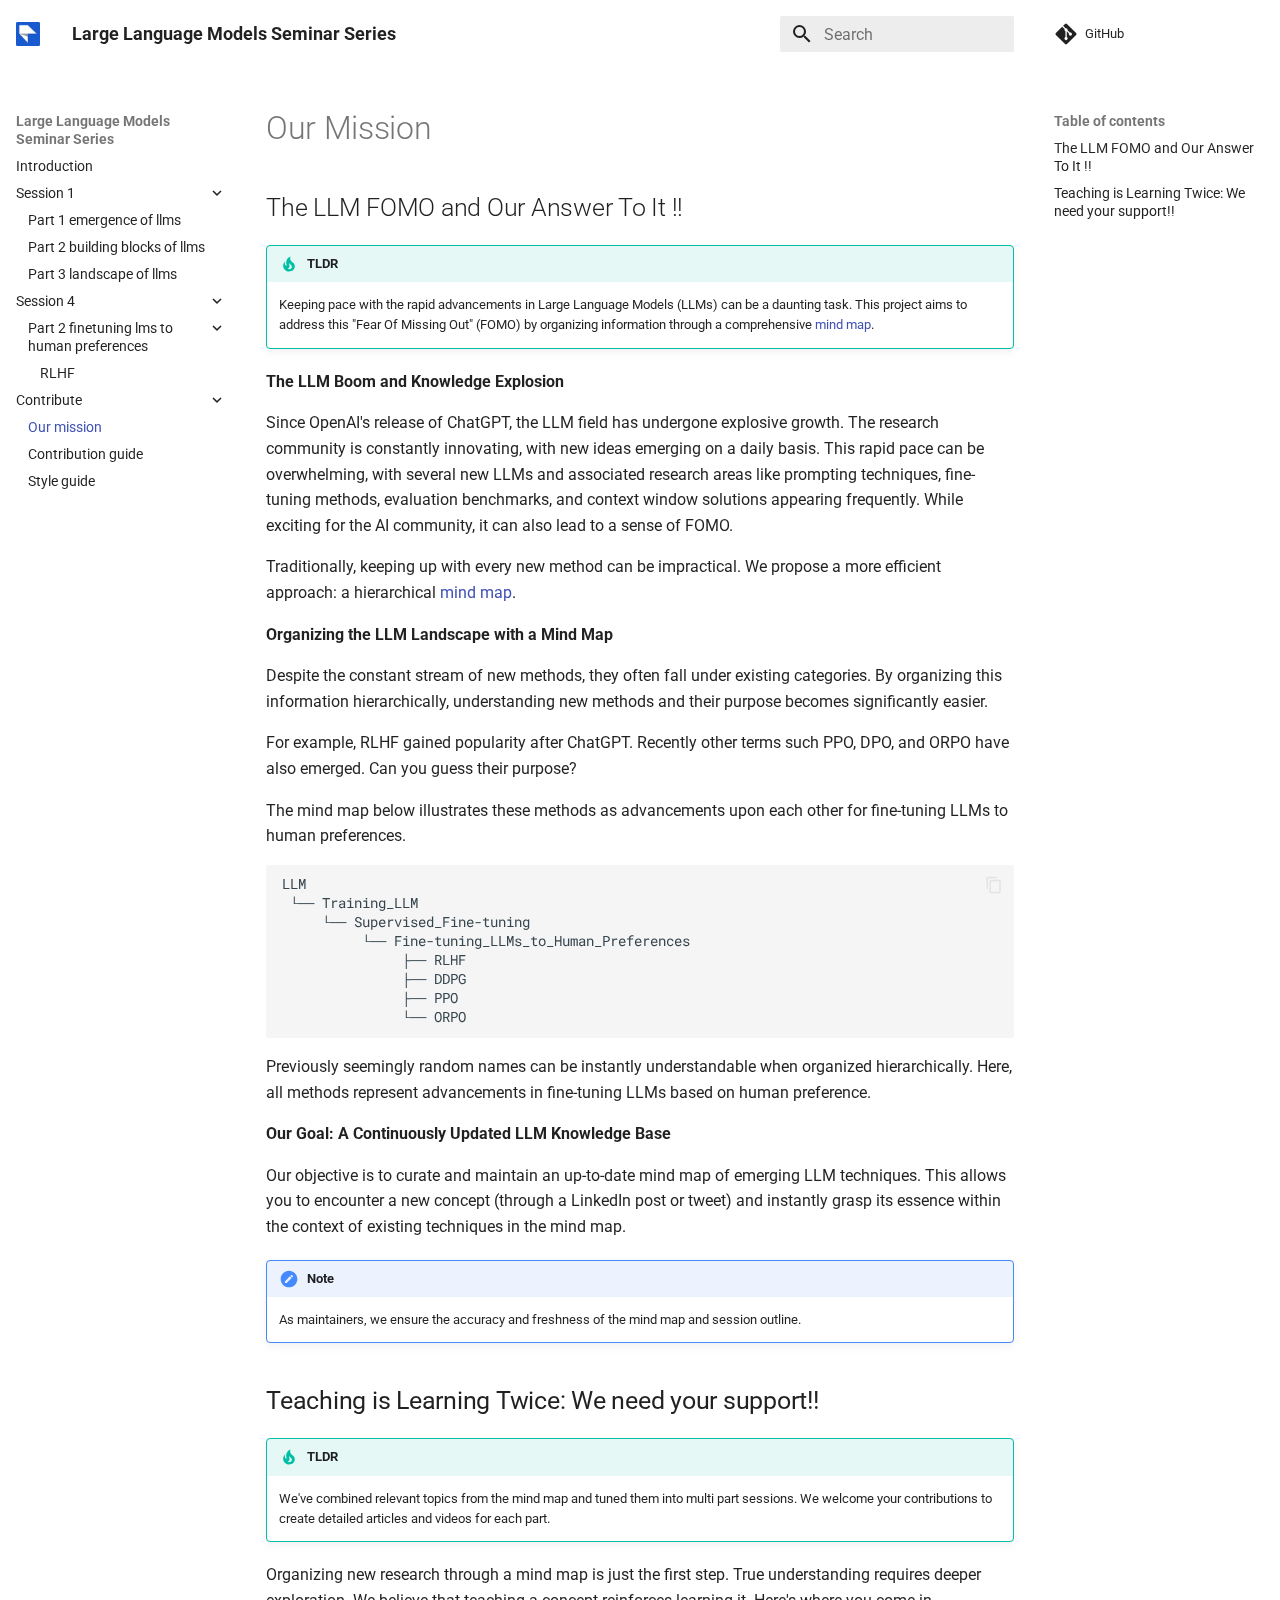
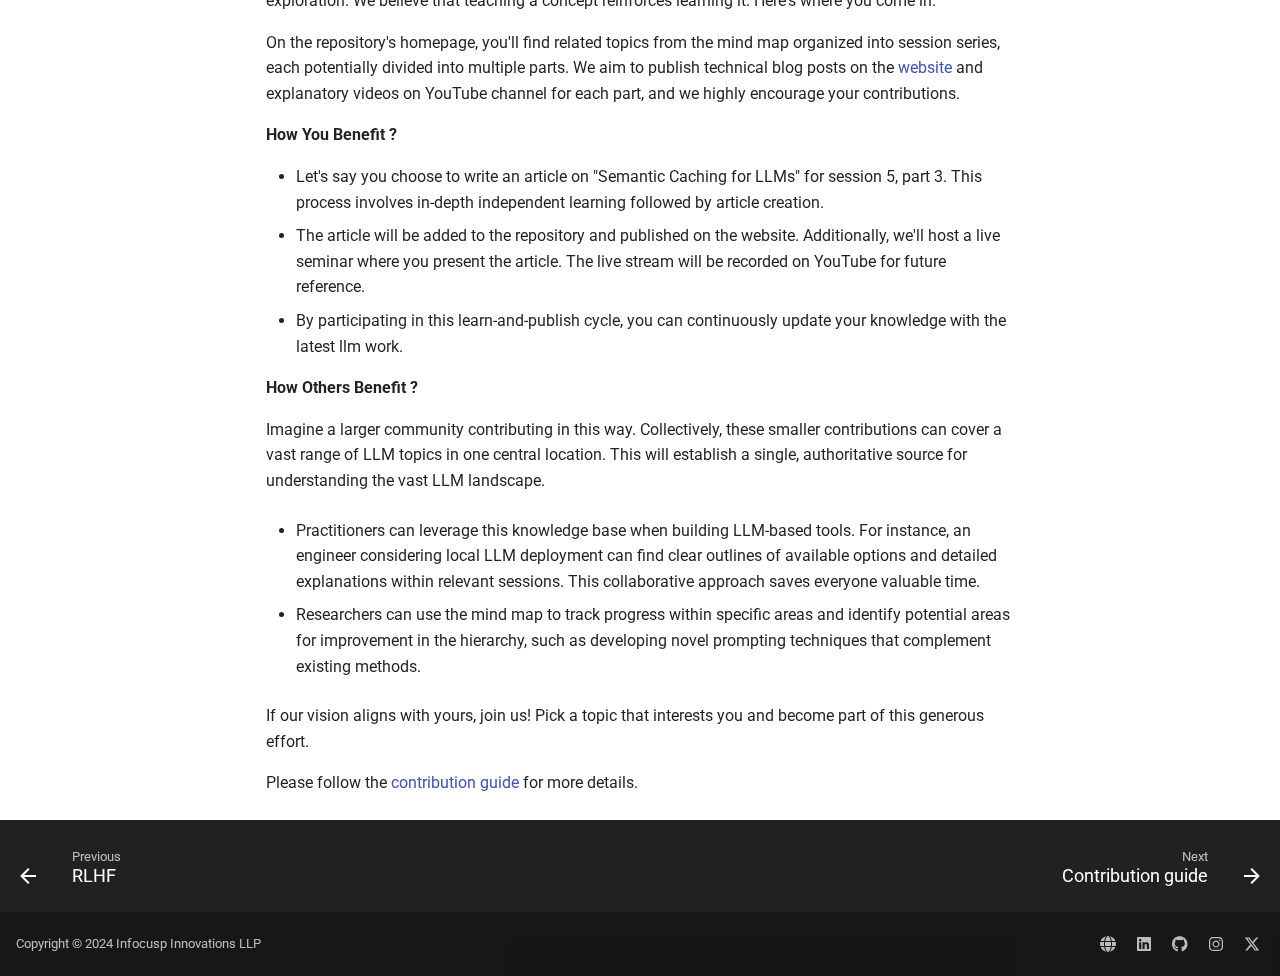
<file: contribute/OUR_MISSION/index.html>
<!doctype html>
<html lang="en" class="no-js">
  <head>
    
      <meta charset="utf-8">
      <meta name="viewport" content="width=device-width,initial-scale=1">
      
      
      
      
        <link rel="prev" href="../../session_4/part_2_finetuning_lms_to_human_preferences/RLHF/">
      
      
        <link rel="next" href="../CONTRIBUTION/">
      
      
      <link rel="icon" href="../../assets/images/favicon.png">
      <meta name="generator" content="mkdocs-1.5.3, mkdocs-material-9.5.17">
    
    
      
        <title>Our mission - Large Language Models Seminar Series</title>
      
    
    
      <link rel="stylesheet" href="../../assets/stylesheets/main.bcfcd587.min.css">
      
        
        <link rel="stylesheet" href="../../assets/stylesheets/palette.06af60db.min.css">
      
      


    
    
      
    
    
      
        
        
        <link rel="preconnect" href="https://fonts.gstatic.com" crossorigin>
        <link rel="stylesheet" href="https://fonts.googleapis.com/css?family=Roboto:300,300i,400,400i,700,700i%7CRoboto+Mono:400,400i,700,700i&display=fallback">
        <style>:root{--md-text-font:"Roboto";--md-code-font:"Roboto Mono"}</style>
      
    
    
      <link rel="stylesheet" href="../../stylesheets/extra.css">
    
    <script>__md_scope=new URL("../..",location),__md_hash=e=>[...e].reduce((e,_)=>(e<<5)-e+_.charCodeAt(0),0),__md_get=(e,_=localStorage,t=__md_scope)=>JSON.parse(_.getItem(t.pathname+"."+e)),__md_set=(e,_,t=localStorage,a=__md_scope)=>{try{t.setItem(a.pathname+"."+e,JSON.stringify(_))}catch(e){}}</script>
    
      

    
    
    
  </head>
  
  
    
    
    
    
    
    <body dir="ltr" data-md-color-scheme="default" data-md-color-primary="white" data-md-color-accent="indigo">
  
    
    <input class="md-toggle" data-md-toggle="drawer" type="checkbox" id="__drawer" autocomplete="off">
    <input class="md-toggle" data-md-toggle="search" type="checkbox" id="__search" autocomplete="off">
    <label class="md-overlay" for="__drawer"></label>
    <div data-md-component="skip">
      
        
        <a href="#our-mission" class="md-skip">
          Skip to content
        </a>
      
    </div>
    <div data-md-component="announce">
      
    </div>
    
    
      

  

<header class="md-header md-header--shadow" data-md-component="header">
  <nav class="md-header__inner md-grid" aria-label="Header">
    <a href="../.." title="Large Language Models Seminar Series" class="md-header__button md-logo" aria-label="Large Language Models Seminar Series" data-md-component="logo">
      
  <img src="../../images/site/infocusp_logo_blue.png" alt="logo">

    </a>
    <label class="md-header__button md-icon" for="__drawer">
      
      <svg xmlns="http://www.w3.org/2000/svg" viewBox="0 0 24 24"><path d="M3 6h18v2H3V6m0 5h18v2H3v-2m0 5h18v2H3v-2Z"/></svg>
    </label>
    <div class="md-header__title" data-md-component="header-title">
      <div class="md-header__ellipsis">
        <div class="md-header__topic">
          <span class="md-ellipsis">
            Large Language Models Seminar Series
          </span>
        </div>
        <div class="md-header__topic" data-md-component="header-topic">
          <span class="md-ellipsis">
            
              Our mission
            
          </span>
        </div>
      </div>
    </div>
    
      
    
    
    
    
      <label class="md-header__button md-icon" for="__search">
        
        <svg xmlns="http://www.w3.org/2000/svg" viewBox="0 0 24 24"><path d="M9.5 3A6.5 6.5 0 0 1 16 9.5c0 1.61-.59 3.09-1.56 4.23l.27.27h.79l5 5-1.5 1.5-5-5v-.79l-.27-.27A6.516 6.516 0 0 1 9.5 16 6.5 6.5 0 0 1 3 9.5 6.5 6.5 0 0 1 9.5 3m0 2C7 5 5 7 5 9.5S7 14 9.5 14 14 12 14 9.5 12 5 9.5 5Z"/></svg>
      </label>
      <div class="md-search" data-md-component="search" role="dialog">
  <label class="md-search__overlay" for="__search"></label>
  <div class="md-search__inner" role="search">
    <form class="md-search__form" name="search">
      <input type="text" class="md-search__input" name="query" aria-label="Search" placeholder="Search" autocapitalize="off" autocorrect="off" autocomplete="off" spellcheck="false" data-md-component="search-query" required>
      <label class="md-search__icon md-icon" for="__search">
        
        <svg xmlns="http://www.w3.org/2000/svg" viewBox="0 0 24 24"><path d="M9.5 3A6.5 6.5 0 0 1 16 9.5c0 1.61-.59 3.09-1.56 4.23l.27.27h.79l5 5-1.5 1.5-5-5v-.79l-.27-.27A6.516 6.516 0 0 1 9.5 16 6.5 6.5 0 0 1 3 9.5 6.5 6.5 0 0 1 9.5 3m0 2C7 5 5 7 5 9.5S7 14 9.5 14 14 12 14 9.5 12 5 9.5 5Z"/></svg>
        
        <svg xmlns="http://www.w3.org/2000/svg" viewBox="0 0 24 24"><path d="M20 11v2H8l5.5 5.5-1.42 1.42L4.16 12l7.92-7.92L13.5 5.5 8 11h12Z"/></svg>
      </label>
      <nav class="md-search__options" aria-label="Search">
        
          <a href="javascript:void(0)" class="md-search__icon md-icon" title="Share" aria-label="Share" data-clipboard data-clipboard-text="" data-md-component="search-share" tabindex="-1">
            
            <svg xmlns="http://www.w3.org/2000/svg" viewBox="0 0 24 24"><path d="M18 16.08c-.76 0-1.44.3-1.96.77L8.91 12.7c.05-.23.09-.46.09-.7 0-.24-.04-.47-.09-.7l7.05-4.11c.54.5 1.25.81 2.04.81a3 3 0 0 0 3-3 3 3 0 0 0-3-3 3 3 0 0 0-3 3c0 .24.04.47.09.7L8.04 9.81C7.5 9.31 6.79 9 6 9a3 3 0 0 0-3 3 3 3 0 0 0 3 3c.79 0 1.5-.31 2.04-.81l7.12 4.15c-.05.21-.08.43-.08.66 0 1.61 1.31 2.91 2.92 2.91 1.61 0 2.92-1.3 2.92-2.91A2.92 2.92 0 0 0 18 16.08Z"/></svg>
          </a>
        
        <button type="reset" class="md-search__icon md-icon" title="Clear" aria-label="Clear" tabindex="-1">
          
          <svg xmlns="http://www.w3.org/2000/svg" viewBox="0 0 24 24"><path d="M19 6.41 17.59 5 12 10.59 6.41 5 5 6.41 10.59 12 5 17.59 6.41 19 12 13.41 17.59 19 19 17.59 13.41 12 19 6.41Z"/></svg>
        </button>
      </nav>
      
        <div class="md-search__suggest" data-md-component="search-suggest"></div>
      
    </form>
    <div class="md-search__output">
      <div class="md-search__scrollwrap" data-md-scrollfix>
        <div class="md-search-result" data-md-component="search-result">
          <div class="md-search-result__meta">
            Initializing search
          </div>
          <ol class="md-search-result__list" role="presentation"></ol>
        </div>
      </div>
    </div>
  </div>
</div>
    
    
      <div class="md-header__source">
        <a href="https://github.com/InFoCusp/llm_seminar_series" title="Go to repository" class="md-source" data-md-component="source">
  <div class="md-source__icon md-icon">
    
    <svg xmlns="http://www.w3.org/2000/svg" viewBox="0 0 448 512"><!--! Font Awesome Free 6.5.1 by @fontawesome - https://fontawesome.com License - https://fontawesome.com/license/free (Icons: CC BY 4.0, Fonts: SIL OFL 1.1, Code: MIT License) Copyright 2023 Fonticons, Inc.--><path d="M439.55 236.05 244 40.45a28.87 28.87 0 0 0-40.81 0l-40.66 40.63 51.52 51.52c27.06-9.14 52.68 16.77 43.39 43.68l49.66 49.66c34.23-11.8 61.18 31 35.47 56.69-26.49 26.49-70.21-2.87-56-37.34L240.22 199v121.85c25.3 12.54 22.26 41.85 9.08 55a34.34 34.34 0 0 1-48.55 0c-17.57-17.6-11.07-46.91 11.25-56v-123c-20.8-8.51-24.6-30.74-18.64-45L142.57 101 8.45 235.14a28.86 28.86 0 0 0 0 40.81l195.61 195.6a28.86 28.86 0 0 0 40.8 0l194.69-194.69a28.86 28.86 0 0 0 0-40.81z"/></svg>
  </div>
  <div class="md-source__repository">
    GitHub
  </div>
</a>
      </div>
    
  </nav>
  
</header>
    
    <div class="md-container" data-md-component="container">
      
      
        
          
        
      
      <main class="md-main" data-md-component="main">
        <div class="md-main__inner md-grid">
          
            
              
              <div class="md-sidebar md-sidebar--primary" data-md-component="sidebar" data-md-type="navigation" >
                <div class="md-sidebar__scrollwrap">
                  <div class="md-sidebar__inner">
                    



<nav class="md-nav md-nav--primary" aria-label="Navigation" data-md-level="0">
  <label class="md-nav__title" for="__drawer">
    <a href="../.." title="Large Language Models Seminar Series" class="md-nav__button md-logo" aria-label="Large Language Models Seminar Series" data-md-component="logo">
      
  <img src="../../images/site/infocusp_logo_blue.png" alt="logo">

    </a>
    Large Language Models Seminar Series
  </label>
  
    <div class="md-nav__source">
      <a href="https://github.com/InFoCusp/llm_seminar_series" title="Go to repository" class="md-source" data-md-component="source">
  <div class="md-source__icon md-icon">
    
    <svg xmlns="http://www.w3.org/2000/svg" viewBox="0 0 448 512"><!--! Font Awesome Free 6.5.1 by @fontawesome - https://fontawesome.com License - https://fontawesome.com/license/free (Icons: CC BY 4.0, Fonts: SIL OFL 1.1, Code: MIT License) Copyright 2023 Fonticons, Inc.--><path d="M439.55 236.05 244 40.45a28.87 28.87 0 0 0-40.81 0l-40.66 40.63 51.52 51.52c27.06-9.14 52.68 16.77 43.39 43.68l49.66 49.66c34.23-11.8 61.18 31 35.47 56.69-26.49 26.49-70.21-2.87-56-37.34L240.22 199v121.85c25.3 12.54 22.26 41.85 9.08 55a34.34 34.34 0 0 1-48.55 0c-17.57-17.6-11.07-46.91 11.25-56v-123c-20.8-8.51-24.6-30.74-18.64-45L142.57 101 8.45 235.14a28.86 28.86 0 0 0 0 40.81l195.61 195.6a28.86 28.86 0 0 0 40.8 0l194.69-194.69a28.86 28.86 0 0 0 0-40.81z"/></svg>
  </div>
  <div class="md-source__repository">
    GitHub
  </div>
</a>
    </div>
  
  <ul class="md-nav__list" data-md-scrollfix>
    
      
      
  
  
  
  
    <li class="md-nav__item">
      <a href="../.." class="md-nav__link">
        
  
  <span class="md-ellipsis">
    Introduction
  </span>
  

      </a>
    </li>
  

    
      
      
  
  
  
  
    
    
      
        
          
        
      
        
      
        
      
        
      
    
    
    
    <li class="md-nav__item md-nav__item--nested">
      
        
        
          
        
        <input class="md-nav__toggle md-toggle md-toggle--indeterminate" type="checkbox" id="__nav_2" >
        
          
          
          <div class="md-nav__link md-nav__container">
            <a href="../../session_1/" class="md-nav__link ">
              
  
  <span class="md-ellipsis">
    Session 1
  </span>
  

            </a>
            
              
              <label class="md-nav__link " for="__nav_2" id="__nav_2_label" tabindex="0">
                <span class="md-nav__icon md-icon"></span>
              </label>
            
          </div>
        
        <nav class="md-nav" data-md-level="1" aria-labelledby="__nav_2_label" aria-expanded="false">
          <label class="md-nav__title" for="__nav_2">
            <span class="md-nav__icon md-icon"></span>
            Session 1
          </label>
          <ul class="md-nav__list" data-md-scrollfix>
            
              
            
              
                
  
  
  
  
    
    
      
        
          
        
      
    
    
    
    <li class="md-nav__item md-nav__item--nested">
      
        
        
          
        
        <input class="md-nav__toggle md-toggle md-toggle--indeterminate" type="checkbox" id="__nav_2_2" >
        
          
          
          <div class="md-nav__link md-nav__container">
            <a href="../../session_1/part_1_emergence_of_llms/" class="md-nav__link ">
              
  
  <span class="md-ellipsis">
    Part 1 emergence of llms
  </span>
  

            </a>
            
          </div>
        
        <nav class="md-nav" data-md-level="2" aria-labelledby="__nav_2_2_label" aria-expanded="false">
          <label class="md-nav__title" for="__nav_2_2">
            <span class="md-nav__icon md-icon"></span>
            Part 1 emergence of llms
          </label>
          <ul class="md-nav__list" data-md-scrollfix>
            
              
            
          </ul>
        </nav>
      
    </li>
  

              
            
              
                
  
  
  
  
    
    
      
        
          
        
      
    
    
    
    <li class="md-nav__item md-nav__item--nested">
      
        
        
          
        
        <input class="md-nav__toggle md-toggle md-toggle--indeterminate" type="checkbox" id="__nav_2_3" >
        
          
          
          <div class="md-nav__link md-nav__container">
            <a href="../../session_1/part_2_building_blocks_of_llms/" class="md-nav__link ">
              
  
  <span class="md-ellipsis">
    Part 2 building blocks of llms
  </span>
  

            </a>
            
          </div>
        
        <nav class="md-nav" data-md-level="2" aria-labelledby="__nav_2_3_label" aria-expanded="false">
          <label class="md-nav__title" for="__nav_2_3">
            <span class="md-nav__icon md-icon"></span>
            Part 2 building blocks of llms
          </label>
          <ul class="md-nav__list" data-md-scrollfix>
            
              
            
          </ul>
        </nav>
      
    </li>
  

              
            
              
                
  
  
  
  
    
    
      
        
          
        
      
    
    
    
    <li class="md-nav__item md-nav__item--nested">
      
        
        
          
        
        <input class="md-nav__toggle md-toggle md-toggle--indeterminate" type="checkbox" id="__nav_2_4" >
        
          
          
          <div class="md-nav__link md-nav__container">
            <a href="../../session_1/part_3_landscape_of_llms/" class="md-nav__link ">
              
  
  <span class="md-ellipsis">
    Part 3 landscape of llms
  </span>
  

            </a>
            
          </div>
        
        <nav class="md-nav" data-md-level="2" aria-labelledby="__nav_2_4_label" aria-expanded="false">
          <label class="md-nav__title" for="__nav_2_4">
            <span class="md-nav__icon md-icon"></span>
            Part 3 landscape of llms
          </label>
          <ul class="md-nav__list" data-md-scrollfix>
            
              
            
          </ul>
        </nav>
      
    </li>
  

              
            
          </ul>
        </nav>
      
    </li>
  

    
      
      
  
  
  
  
    
    
      
        
          
        
      
        
      
    
    
    
    <li class="md-nav__item md-nav__item--nested">
      
        
        
          
        
        <input class="md-nav__toggle md-toggle md-toggle--indeterminate" type="checkbox" id="__nav_3" >
        
          
          
          <div class="md-nav__link md-nav__container">
            <a href="../../session_4/" class="md-nav__link ">
              
  
  <span class="md-ellipsis">
    Session 4
  </span>
  

            </a>
            
              
              <label class="md-nav__link " for="__nav_3" id="__nav_3_label" tabindex="0">
                <span class="md-nav__icon md-icon"></span>
              </label>
            
          </div>
        
        <nav class="md-nav" data-md-level="1" aria-labelledby="__nav_3_label" aria-expanded="false">
          <label class="md-nav__title" for="__nav_3">
            <span class="md-nav__icon md-icon"></span>
            Session 4
          </label>
          <ul class="md-nav__list" data-md-scrollfix>
            
              
            
              
                
  
  
  
  
    
    
      
        
      
    
    
    
    <li class="md-nav__item md-nav__item--nested">
      
        
        
          
        
        <input class="md-nav__toggle md-toggle md-toggle--indeterminate" type="checkbox" id="__nav_3_2" >
        
          
          <label class="md-nav__link" for="__nav_3_2" id="__nav_3_2_label" tabindex="0">
            
  
  <span class="md-ellipsis">
    Part 2 finetuning lms to human preferences
  </span>
  

            <span class="md-nav__icon md-icon"></span>
          </label>
        
        <nav class="md-nav" data-md-level="2" aria-labelledby="__nav_3_2_label" aria-expanded="false">
          <label class="md-nav__title" for="__nav_3_2">
            <span class="md-nav__icon md-icon"></span>
            Part 2 finetuning lms to human preferences
          </label>
          <ul class="md-nav__list" data-md-scrollfix>
            
              
                
  
  
  
  
    <li class="md-nav__item">
      <a href="../../session_4/part_2_finetuning_lms_to_human_preferences/RLHF/" class="md-nav__link">
        
  
  <span class="md-ellipsis">
    RLHF
  </span>
  

      </a>
    </li>
  

              
            
          </ul>
        </nav>
      
    </li>
  

              
            
          </ul>
        </nav>
      
    </li>
  

    
      
      
  
  
    
  
  
  
    
    
      
        
      
        
      
        
      
    
    
    
    <li class="md-nav__item md-nav__item--active md-nav__item--nested">
      
        
        
        <input class="md-nav__toggle md-toggle " type="checkbox" id="__nav_4" checked>
        
          
          <label class="md-nav__link" for="__nav_4" id="__nav_4_label" tabindex="0">
            
  
  <span class="md-ellipsis">
    Contribute
  </span>
  

            <span class="md-nav__icon md-icon"></span>
          </label>
        
        <nav class="md-nav" data-md-level="1" aria-labelledby="__nav_4_label" aria-expanded="true">
          <label class="md-nav__title" for="__nav_4">
            <span class="md-nav__icon md-icon"></span>
            Contribute
          </label>
          <ul class="md-nav__list" data-md-scrollfix>
            
              
                
  
  
    
  
  
  
    <li class="md-nav__item md-nav__item--active">
      
      <input class="md-nav__toggle md-toggle" type="checkbox" id="__toc">
      
      
        
      
      
        <label class="md-nav__link md-nav__link--active" for="__toc">
          
  
  <span class="md-ellipsis">
    Our mission
  </span>
  

          <span class="md-nav__icon md-icon"></span>
        </label>
      
      <a href="./" class="md-nav__link md-nav__link--active">
        
  
  <span class="md-ellipsis">
    Our mission
  </span>
  

      </a>
      
        

<nav class="md-nav md-nav--secondary" aria-label="Table of contents">
  
  
  
    
  
  
    <label class="md-nav__title" for="__toc">
      <span class="md-nav__icon md-icon"></span>
      Table of contents
    </label>
    <ul class="md-nav__list" data-md-component="toc" data-md-scrollfix>
      
        <li class="md-nav__item">
  <a href="#the-llm-fomo-and-our-answer-to-it" class="md-nav__link">
    <span class="md-ellipsis">
      The LLM FOMO and Our Answer To It !!
    </span>
  </a>
  
</li>
      
        <li class="md-nav__item">
  <a href="#teaching-is-learning-twice-we-need-your-support" class="md-nav__link">
    <span class="md-ellipsis">
      Teaching is Learning Twice: We need your support!!
    </span>
  </a>
  
</li>
      
    </ul>
  
</nav>
      
    </li>
  

              
            
              
                
  
  
  
  
    <li class="md-nav__item">
      <a href="../CONTRIBUTION/" class="md-nav__link">
        
  
  <span class="md-ellipsis">
    Contribution guide
  </span>
  

      </a>
    </li>
  

              
            
              
                
  
  
  
  
    <li class="md-nav__item">
      <a href="../STYLE_GUIDES/" class="md-nav__link">
        
  
  <span class="md-ellipsis">
    Style guide
  </span>
  

      </a>
    </li>
  

              
            
          </ul>
        </nav>
      
    </li>
  

    
  </ul>
</nav>
                  </div>
                </div>
              </div>
            
            
              
              <div class="md-sidebar md-sidebar--secondary" data-md-component="sidebar" data-md-type="toc" >
                <div class="md-sidebar__scrollwrap">
                  <div class="md-sidebar__inner">
                    

<nav class="md-nav md-nav--secondary" aria-label="Table of contents">
  
  
  
    
  
  
    <label class="md-nav__title" for="__toc">
      <span class="md-nav__icon md-icon"></span>
      Table of contents
    </label>
    <ul class="md-nav__list" data-md-component="toc" data-md-scrollfix>
      
        <li class="md-nav__item">
  <a href="#the-llm-fomo-and-our-answer-to-it" class="md-nav__link">
    <span class="md-ellipsis">
      The LLM FOMO and Our Answer To It !!
    </span>
  </a>
  
</li>
      
        <li class="md-nav__item">
  <a href="#teaching-is-learning-twice-we-need-your-support" class="md-nav__link">
    <span class="md-ellipsis">
      Teaching is Learning Twice: We need your support!!
    </span>
  </a>
  
</li>
      
    </ul>
  
</nav>
                  </div>
                </div>
              </div>
            
          
          
            <div class="md-content" data-md-component="content">
              <article class="md-content__inner md-typeset">
                
                  

  
  


<h1 id="our-mission">Our Mission<a class="headerlink" href="#our-mission" title="Permanent link">&para;</a></h1>
<h2 id="the-llm-fomo-and-our-answer-to-it">The LLM FOMO and Our Answer To It !!<a class="headerlink" href="#the-llm-fomo-and-our-answer-to-it" title="Permanent link">&para;</a></h2>
<div class="admonition tip">
<p class="admonition-title">TLDR</p>
<p>Keeping pace with the rapid advancements in Large Language Models (LLMs) can be a daunting task. This project aims to address this "Fear Of Missing Out" (FOMO) by organizing information through a comprehensive <a href="https://xmind.works/share/cmFNh1uK?xid=SjTLV1U0">mind map</a>.</p>
</div>
<p><strong>The LLM Boom and Knowledge Explosion</strong></p>
<p>Since OpenAI's release of ChatGPT, the LLM field has undergone explosive growth. The research community is constantly innovating, with new ideas emerging on a daily basis. This rapid pace can be overwhelming, with several new LLMs and associated research areas like prompting techniques, fine-tuning methods, evaluation benchmarks, and context window solutions appearing frequently. While exciting for the AI community, it can also lead to a sense of FOMO. </p>
<p>Traditionally, keeping up with every new method can be impractical. We propose a more efficient approach: a hierarchical <a href="https://xmind.works/share/cmFNh1uK?xid=SjTLV1U0">mind map</a>.</p>
<p><strong>Organizing the LLM Landscape with a Mind Map</strong></p>
<p>Despite the constant stream of new methods, they often fall under existing categories. By organizing this information hierarchically, understanding new methods and their purpose becomes significantly easier.</p>
<p>For example, RLHF gained popularity after ChatGPT. Recently other terms such PPO, DPO, and ORPO have also emerged. Can you guess their purpose?</p>
<p>The mind map below illustrates these methods as advancements upon each other for fine-tuning LLMs to human preferences.</p>
<div class="language-text highlight"><pre><span></span><code><span id="__span-0-1"><a id="__codelineno-0-1" name="__codelineno-0-1" href="#__codelineno-0-1"></a>LLM
</span><span id="__span-0-2"><a id="__codelineno-0-2" name="__codelineno-0-2" href="#__codelineno-0-2"></a> └── Training_LLM
</span><span id="__span-0-3"><a id="__codelineno-0-3" name="__codelineno-0-3" href="#__codelineno-0-3"></a>     └── Supervised_Fine-tuning
</span><span id="__span-0-4"><a id="__codelineno-0-4" name="__codelineno-0-4" href="#__codelineno-0-4"></a>          └── Fine-tuning_LLMs_to_Human_Preferences
</span><span id="__span-0-5"><a id="__codelineno-0-5" name="__codelineno-0-5" href="#__codelineno-0-5"></a>               ├── RLHF
</span><span id="__span-0-6"><a id="__codelineno-0-6" name="__codelineno-0-6" href="#__codelineno-0-6"></a>               ├── DDPG
</span><span id="__span-0-7"><a id="__codelineno-0-7" name="__codelineno-0-7" href="#__codelineno-0-7"></a>               ├── PPO
</span><span id="__span-0-8"><a id="__codelineno-0-8" name="__codelineno-0-8" href="#__codelineno-0-8"></a>               └── ORPO
</span></code></pre></div>
<p>Previously seemingly random names can be instantly understandable when organized hierarchically. Here, all methods represent advancements in fine-tuning LLMs based on human preference.</p>
<p><strong>Our Goal: A Continuously Updated LLM Knowledge Base</strong></p>
<p>Our objective is to curate and maintain an up-to-date mind map of emerging LLM techniques. This allows you to encounter a new concept (through a LinkedIn post or tweet) and instantly grasp its essence within the context of existing techniques in the mind map.</p>
<div class="admonition note">
<p class="admonition-title">Note</p>
<p>As maintainers, we ensure the accuracy and freshness of the mind map and session outline.</p>
</div>
<h2 id="teaching-is-learning-twice-we-need-your-support"><strong>Teaching is Learning Twice: We need your support!!</strong><a class="headerlink" href="#teaching-is-learning-twice-we-need-your-support" title="Permanent link">&para;</a></h2>
<div class="admonition tip">
<p class="admonition-title">TLDR</p>
<p>We've combined relevant topics from the mind map and tuned them into multi part sessions. We welcome your contributions to create detailed articles and videos for each part.</p>
</div>
<p>Organizing new research through a mind map is just the first step. True understanding requires deeper exploration. We believe that teaching a concept reinforces learning it. Here's where you come in.</p>
<p>On the repository's homepage, you'll find related topics from the mind map organized into session series, each potentially divided into multiple parts. We aim to publish technical blog posts on the <a href="https://infocusp.github.io/llm_seminar_series/">website</a> and explanatory videos on YouTube channel for each part, and we highly encourage your contributions.</p>
<p><strong>How You Benefit ?</strong></p>
<ul>
<li>Let's say you choose to write an article on "Semantic Caching for LLMs" for session 5, part 3. This process involves in-depth independent learning followed by article creation. </li>
<li>The article will be added to the repository and published on the website. Additionally, we'll host a live seminar where you present the article. The live stream will be recorded on YouTube for future reference. </li>
<li>By participating in this learn-and-publish cycle, you can continuously update your knowledge with the latest llm work.</li>
</ul>
<p><strong>How Others Benefit ?</strong></p>
<p>Imagine a larger community contributing in this way. Collectively, these smaller contributions can cover a vast range of LLM topics in one central location. This will establish a single, authoritative source for understanding the vast LLM landscape.</p>
<ul>
<li>
<p>Practitioners can leverage this knowledge base when building LLM-based tools. For instance, an engineer considering local LLM deployment can find clear outlines of available options and detailed explanations within relevant sessions. This collaborative approach saves everyone valuable time.</p>
</li>
<li>
<p>Researchers can use the mind map to track progress within specific areas and identify potential areas for improvement in the hierarchy, such as developing novel prompting techniques that complement existing methods.</p>
</li>
</ul>
<p>If our vision aligns with yours, join us! Pick a topic that interests you and become part of this generous effort. </p>
<p>Please follow the <a href="../CONTRIBUTION/">contribution guide</a> for more details.</p>












                
              </article>
            </div>
          
          
<script>var target=document.getElementById(location.hash.slice(1));target&&target.name&&(target.checked=target.name.startsWith("__tabbed_"))</script>
        </div>
        
          <button type="button" class="md-top md-icon" data-md-component="top" hidden>
  
  <svg xmlns="http://www.w3.org/2000/svg" viewBox="0 0 24 24"><path d="M13 20h-2V8l-5.5 5.5-1.42-1.42L12 4.16l7.92 7.92-1.42 1.42L13 8v12Z"/></svg>
  Back to top
</button>
        
      </main>
      
        <footer class="md-footer">
  
    
      
      <nav class="md-footer__inner md-grid" aria-label="Footer" >
        
          
          <a href="../../session_4/part_2_finetuning_lms_to_human_preferences/RLHF/" class="md-footer__link md-footer__link--prev" aria-label="Previous: RLHF">
            <div class="md-footer__button md-icon">
              
              <svg xmlns="http://www.w3.org/2000/svg" viewBox="0 0 24 24"><path d="M20 11v2H8l5.5 5.5-1.42 1.42L4.16 12l7.92-7.92L13.5 5.5 8 11h12Z"/></svg>
            </div>
            <div class="md-footer__title">
              <span class="md-footer__direction">
                Previous
              </span>
              <div class="md-ellipsis">
                RLHF
              </div>
            </div>
          </a>
        
        
          
          <a href="../CONTRIBUTION/" class="md-footer__link md-footer__link--next" aria-label="Next: Contribution guide">
            <div class="md-footer__title">
              <span class="md-footer__direction">
                Next
              </span>
              <div class="md-ellipsis">
                Contribution guide
              </div>
            </div>
            <div class="md-footer__button md-icon">
              
              <svg xmlns="http://www.w3.org/2000/svg" viewBox="0 0 24 24"><path d="M4 11v2h12l-5.5 5.5 1.42 1.42L19.84 12l-7.92-7.92L10.5 5.5 16 11H4Z"/></svg>
            </div>
          </a>
        
      </nav>
    
  
  <div class="md-footer-meta md-typeset">
    <div class="md-footer-meta__inner md-grid">
      <div class="md-copyright">
  
    <div class="md-copyright__highlight">
      Copyright &copy; 2024 Infocusp Innovations LLP
    </div>
  
  
</div>
      
        <div class="md-social">
  
    
    
    
    
      
      
    
    <a href="https://infocusp.com" target="_blank" rel="noopener" title="infocusp.com" class="md-social__link">
      <svg xmlns="http://www.w3.org/2000/svg" viewBox="0 0 512 512"><!--! Font Awesome Free 6.5.1 by @fontawesome - https://fontawesome.com License - https://fontawesome.com/license/free (Icons: CC BY 4.0, Fonts: SIL OFL 1.1, Code: MIT License) Copyright 2023 Fonticons, Inc.--><path d="M352 256c0 22.2-1.2 43.6-3.3 64H163.3c-2.2-20.4-3.3-41.8-3.3-64s1.2-43.6 3.3-64h185.4c2.2 20.4 3.3 41.8 3.3 64zm28.8-64h123.1c5.3 20.5 8.1 41.9 8.1 64s-2.8 43.5-8.1 64H380.8c2.1-20.6 3.2-42 3.2-64s-1.1-43.4-3.2-64zm112.6-32H376.7c-10-63.9-29.8-117.4-55.3-151.6 78.3 20.7 142 77.5 171.9 151.6zm-149.1 0H167.7c6.1-36.4 15.5-68.6 27-94.7 10.5-23.6 22.2-40.7 33.5-51.5C239.4 3.2 248.7 0 256 0s16.6 3.2 27.8 13.8c11.3 10.8 23 27.9 33.5 51.5 11.6 26 20.9 58.2 27 94.7zm-209 0H18.6c30-74.1 93.6-130.9 172-151.6-25.5 34.2-45.3 87.7-55.3 151.6zM8.1 192h123.1c-2.1 20.6-3.2 42-3.2 64s1.1 43.4 3.2 64H8.1C2.8 299.5 0 278.1 0 256s2.8-43.5 8.1-64zm186.6 254.6c-11.6-26-20.9-58.2-27-94.6h176.6c-6.1 36.4-15.5 68.6-27 94.6-10.5 23.6-22.2 40.7-33.5 51.5-11.2 10.7-20.5 13.9-27.8 13.9s-16.6-3.2-27.8-13.8c-11.3-10.8-23-27.9-33.5-51.5zM135.3 352c10 63.9 29.8 117.4 55.3 151.6-78.4-20.7-142-77.5-172-151.6h116.7zm358.1 0c-30 74.1-93.6 130.9-171.9 151.6 25.5-34.2 45.2-87.7 55.3-151.6h116.6z"/></svg>
    </a>
  
    
    
    
    
      
      
    
    <a href="https://in.linkedin.com/company/infocusp" target="_blank" rel="noopener" title="in.linkedin.com" class="md-social__link">
      <svg xmlns="http://www.w3.org/2000/svg" viewBox="0 0 448 512"><!--! Font Awesome Free 6.5.1 by @fontawesome - https://fontawesome.com License - https://fontawesome.com/license/free (Icons: CC BY 4.0, Fonts: SIL OFL 1.1, Code: MIT License) Copyright 2023 Fonticons, Inc.--><path d="M416 32H31.9C14.3 32 0 46.5 0 64.3v383.4C0 465.5 14.3 480 31.9 480H416c17.6 0 32-14.5 32-32.3V64.3c0-17.8-14.4-32.3-32-32.3zM135.4 416H69V202.2h66.5V416zm-33.2-243c-21.3 0-38.5-17.3-38.5-38.5S80.9 96 102.2 96c21.2 0 38.5 17.3 38.5 38.5 0 21.3-17.2 38.5-38.5 38.5zm282.1 243h-66.4V312c0-24.8-.5-56.7-34.5-56.7-34.6 0-39.9 27-39.9 54.9V416h-66.4V202.2h63.7v29.2h.9c8.9-16.8 30.6-34.5 62.9-34.5 67.2 0 79.7 44.3 79.7 101.9V416z"/></svg>
    </a>
  
    
    
    
    
      
      
    
    <a href="https://github.com/InFoCusp" target="_blank" rel="noopener" title="github.com" class="md-social__link">
      <svg xmlns="http://www.w3.org/2000/svg" viewBox="0 0 496 512"><!--! Font Awesome Free 6.5.1 by @fontawesome - https://fontawesome.com License - https://fontawesome.com/license/free (Icons: CC BY 4.0, Fonts: SIL OFL 1.1, Code: MIT License) Copyright 2023 Fonticons, Inc.--><path d="M165.9 397.4c0 2-2.3 3.6-5.2 3.6-3.3.3-5.6-1.3-5.6-3.6 0-2 2.3-3.6 5.2-3.6 3-.3 5.6 1.3 5.6 3.6zm-31.1-4.5c-.7 2 1.3 4.3 4.3 4.9 2.6 1 5.6 0 6.2-2s-1.3-4.3-4.3-5.2c-2.6-.7-5.5.3-6.2 2.3zm44.2-1.7c-2.9.7-4.9 2.6-4.6 4.9.3 2 2.9 3.3 5.9 2.6 2.9-.7 4.9-2.6 4.6-4.6-.3-1.9-3-3.2-5.9-2.9zM244.8 8C106.1 8 0 113.3 0 252c0 110.9 69.8 205.8 169.5 239.2 12.8 2.3 17.3-5.6 17.3-12.1 0-6.2-.3-40.4-.3-61.4 0 0-70 15-84.7-29.8 0 0-11.4-29.1-27.8-36.6 0 0-22.9-15.7 1.6-15.4 0 0 24.9 2 38.6 25.8 21.9 38.6 58.6 27.5 72.9 20.9 2.3-16 8.8-27.1 16-33.7-55.9-6.2-112.3-14.3-112.3-110.5 0-27.5 7.6-41.3 23.6-58.9-2.6-6.5-11.1-33.3 2.6-67.9 20.9-6.5 69 27 69 27 20-5.6 41.5-8.5 62.8-8.5s42.8 2.9 62.8 8.5c0 0 48.1-33.6 69-27 13.7 34.7 5.2 61.4 2.6 67.9 16 17.7 25.8 31.5 25.8 58.9 0 96.5-58.9 104.2-114.8 110.5 9.2 7.9 17 22.9 17 46.4 0 33.7-.3 75.4-.3 83.6 0 6.5 4.6 14.4 17.3 12.1C428.2 457.8 496 362.9 496 252 496 113.3 383.5 8 244.8 8zM97.2 352.9c-1.3 1-1 3.3.7 5.2 1.6 1.6 3.9 2.3 5.2 1 1.3-1 1-3.3-.7-5.2-1.6-1.6-3.9-2.3-5.2-1zm-10.8-8.1c-.7 1.3.3 2.9 2.3 3.9 1.6 1 3.6.7 4.3-.7.7-1.3-.3-2.9-2.3-3.9-2-.6-3.6-.3-4.3.7zm32.4 35.6c-1.6 1.3-1 4.3 1.3 6.2 2.3 2.3 5.2 2.6 6.5 1 1.3-1.3.7-4.3-1.3-6.2-2.2-2.3-5.2-2.6-6.5-1zm-11.4-14.7c-1.6 1-1.6 3.6 0 5.9 1.6 2.3 4.3 3.3 5.6 2.3 1.6-1.3 1.6-3.9 0-6.2-1.4-2.3-4-3.3-5.6-2z"/></svg>
    </a>
  
    
    
    
    
      
      
    
    <a href="https://instagram.com/infocuspinnovations" target="_blank" rel="noopener" title="instagram.com" class="md-social__link">
      <svg xmlns="http://www.w3.org/2000/svg" viewBox="0 0 448 512"><!--! Font Awesome Free 6.5.1 by @fontawesome - https://fontawesome.com License - https://fontawesome.com/license/free (Icons: CC BY 4.0, Fonts: SIL OFL 1.1, Code: MIT License) Copyright 2023 Fonticons, Inc.--><path d="M224.1 141c-63.6 0-114.9 51.3-114.9 114.9s51.3 114.9 114.9 114.9S339 319.5 339 255.9 287.7 141 224.1 141zm0 189.6c-41.1 0-74.7-33.5-74.7-74.7s33.5-74.7 74.7-74.7 74.7 33.5 74.7 74.7-33.6 74.7-74.7 74.7zm146.4-194.3c0 14.9-12 26.8-26.8 26.8-14.9 0-26.8-12-26.8-26.8s12-26.8 26.8-26.8 26.8 12 26.8 26.8zm76.1 27.2c-1.7-35.9-9.9-67.7-36.2-93.9-26.2-26.2-58-34.4-93.9-36.2-37-2.1-147.9-2.1-184.9 0-35.8 1.7-67.6 9.9-93.9 36.1s-34.4 58-36.2 93.9c-2.1 37-2.1 147.9 0 184.9 1.7 35.9 9.9 67.7 36.2 93.9s58 34.4 93.9 36.2c37 2.1 147.9 2.1 184.9 0 35.9-1.7 67.7-9.9 93.9-36.2 26.2-26.2 34.4-58 36.2-93.9 2.1-37 2.1-147.8 0-184.8zM398.8 388c-7.8 19.6-22.9 34.7-42.6 42.6-29.5 11.7-99.5 9-132.1 9s-102.7 2.6-132.1-9c-19.6-7.8-34.7-22.9-42.6-42.6-11.7-29.5-9-99.5-9-132.1s-2.6-102.7 9-132.1c7.8-19.6 22.9-34.7 42.6-42.6 29.5-11.7 99.5-9 132.1-9s102.7-2.6 132.1 9c19.6 7.8 34.7 22.9 42.6 42.6 11.7 29.5 9 99.5 9 132.1s2.7 102.7-9 132.1z"/></svg>
    </a>
  
    
    
    
    
      
      
    
    <a href="https://twitter.com/_infocusp" target="_blank" rel="noopener" title="twitter.com" class="md-social__link">
      <svg xmlns="http://www.w3.org/2000/svg" viewBox="0 0 512 512"><!--! Font Awesome Free 6.5.1 by @fontawesome - https://fontawesome.com License - https://fontawesome.com/license/free (Icons: CC BY 4.0, Fonts: SIL OFL 1.1, Code: MIT License) Copyright 2023 Fonticons, Inc.--><path d="M389.2 48h70.6L305.6 224.2 487 464H345L233.7 318.6 106.5 464H35.8l164.9-188.5L26.8 48h145.6l100.5 132.9L389.2 48zm-24.8 373.8h39.1L151.1 88h-42l255.3 333.8z"/></svg>
    </a>
  
</div>
      
    </div>
  </div>
</footer>
      
    </div>
    <div class="md-dialog" data-md-component="dialog">
      <div class="md-dialog__inner md-typeset"></div>
    </div>
    
    
    <script id="__config" type="application/json">{"base": "../..", "features": ["content.code.copy", "navigation.footer", "navigation.expand", "navigation.path", "navigation.indexes", "navigation.top", "search.suggest", "search.share", "search.highlight"], "search": "../../assets/javascripts/workers/search.b8dbb3d2.min.js", "translations": {"clipboard.copied": "Copied to clipboard", "clipboard.copy": "Copy to clipboard", "search.result.more.one": "1 more on this page", "search.result.more.other": "# more on this page", "search.result.none": "No matching documents", "search.result.one": "1 matching document", "search.result.other": "# matching documents", "search.result.placeholder": "Type to start searching", "search.result.term.missing": "Missing", "select.version": "Select version"}}</script>
    
    
      <script src="../../assets/javascripts/bundle.1e8ae164.min.js"></script>
      
    
  </body>
</html>
</file>
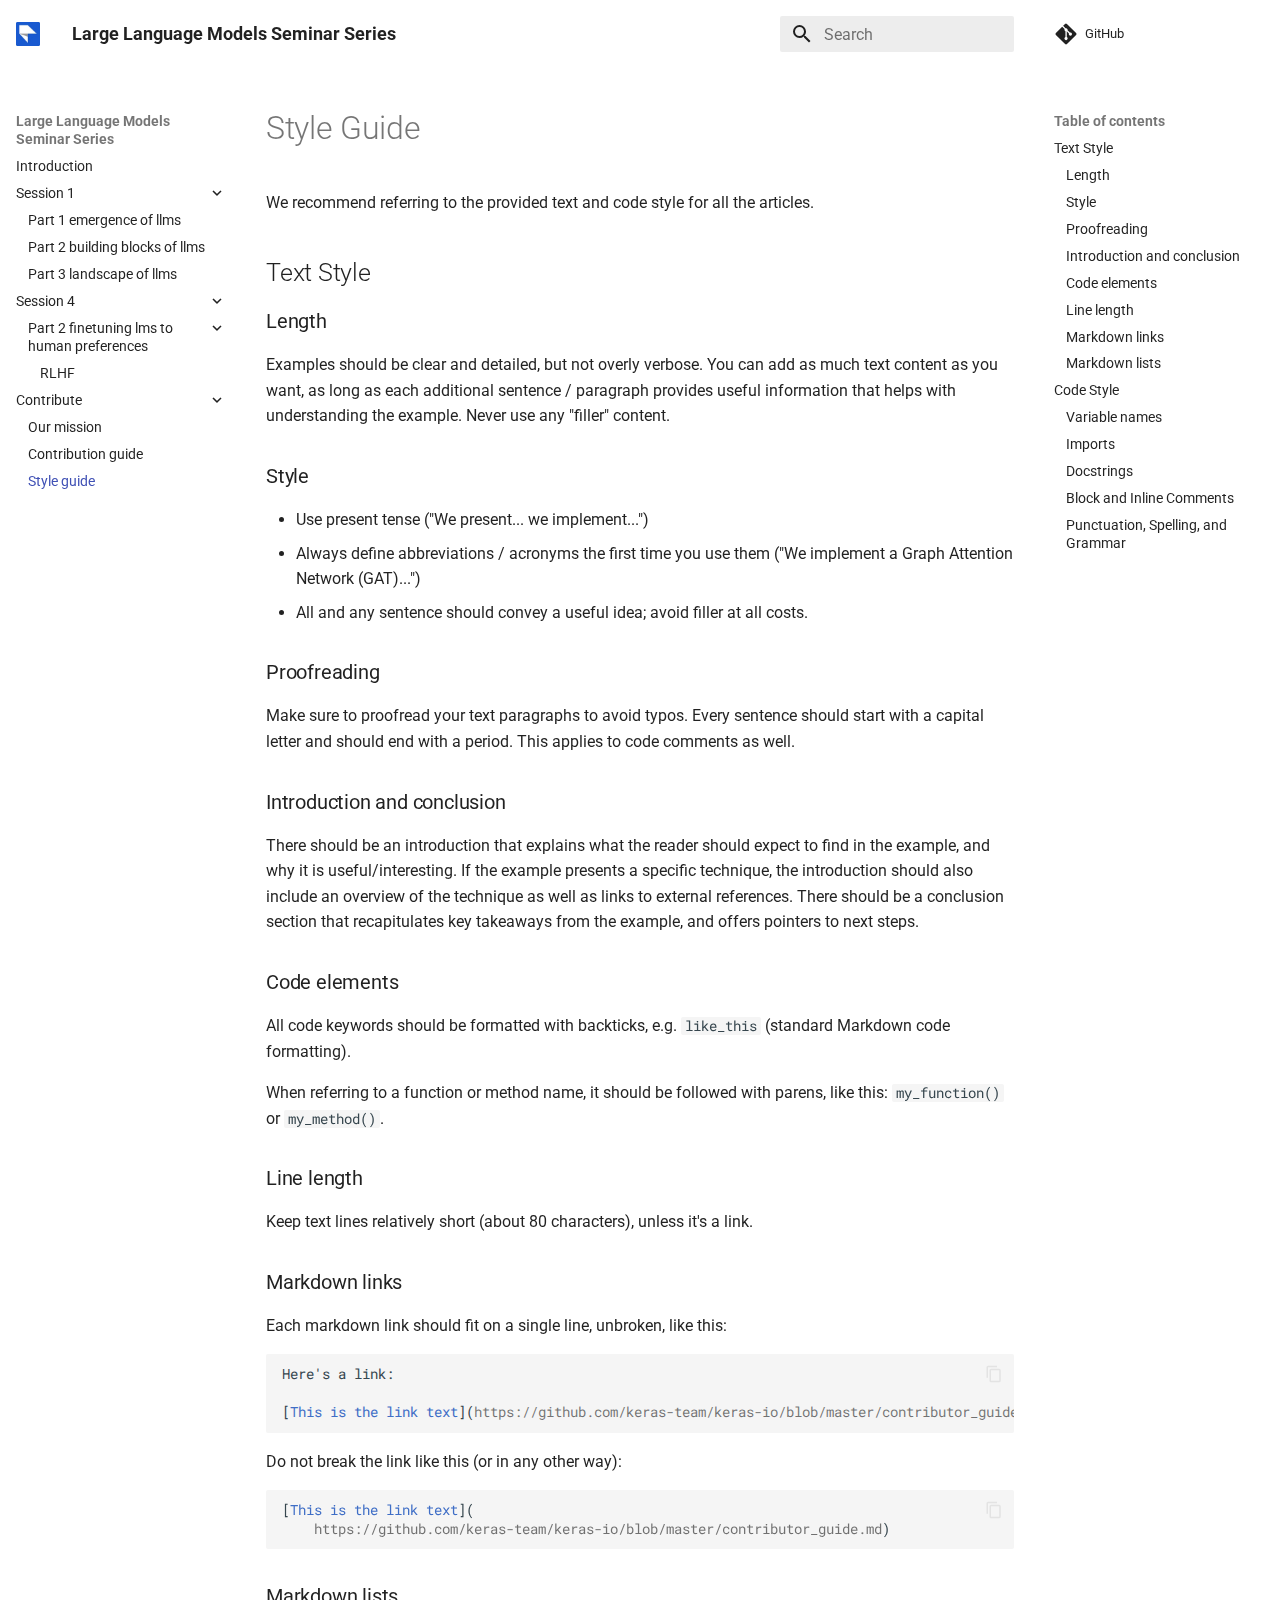
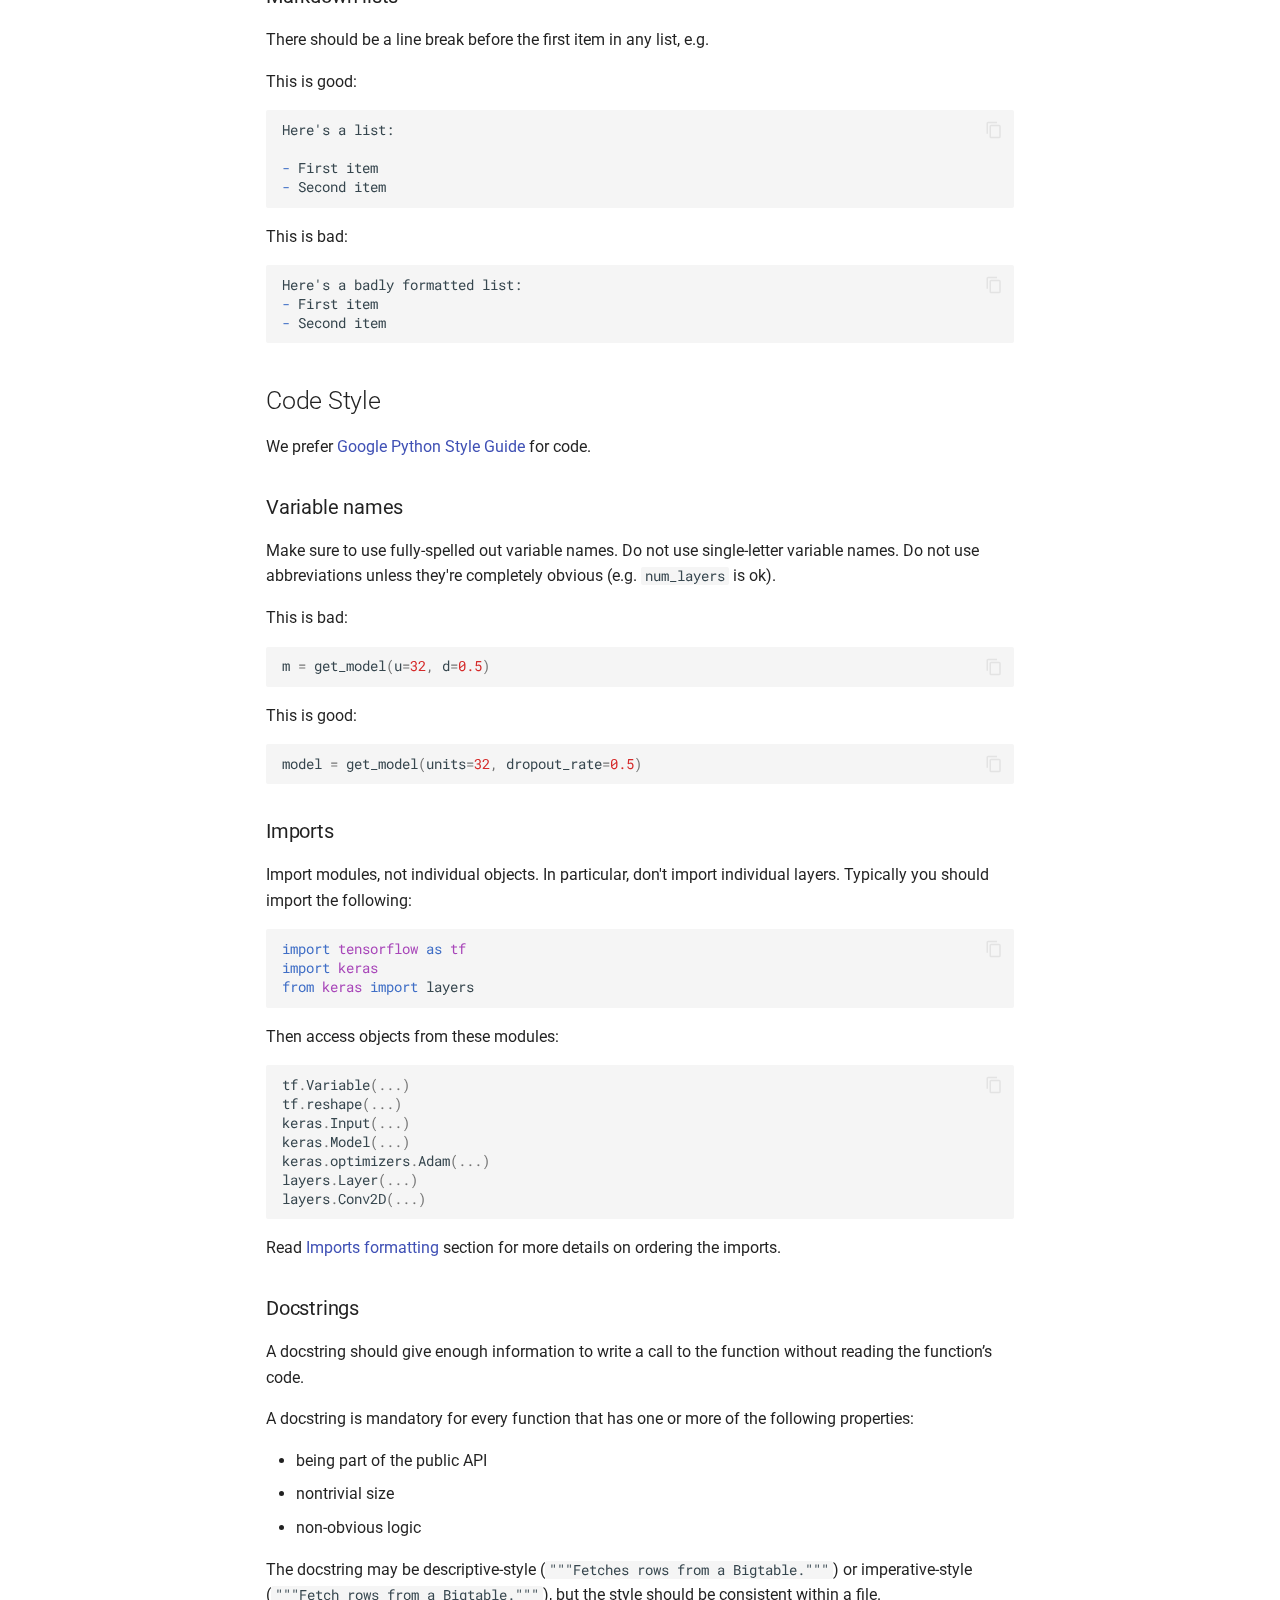
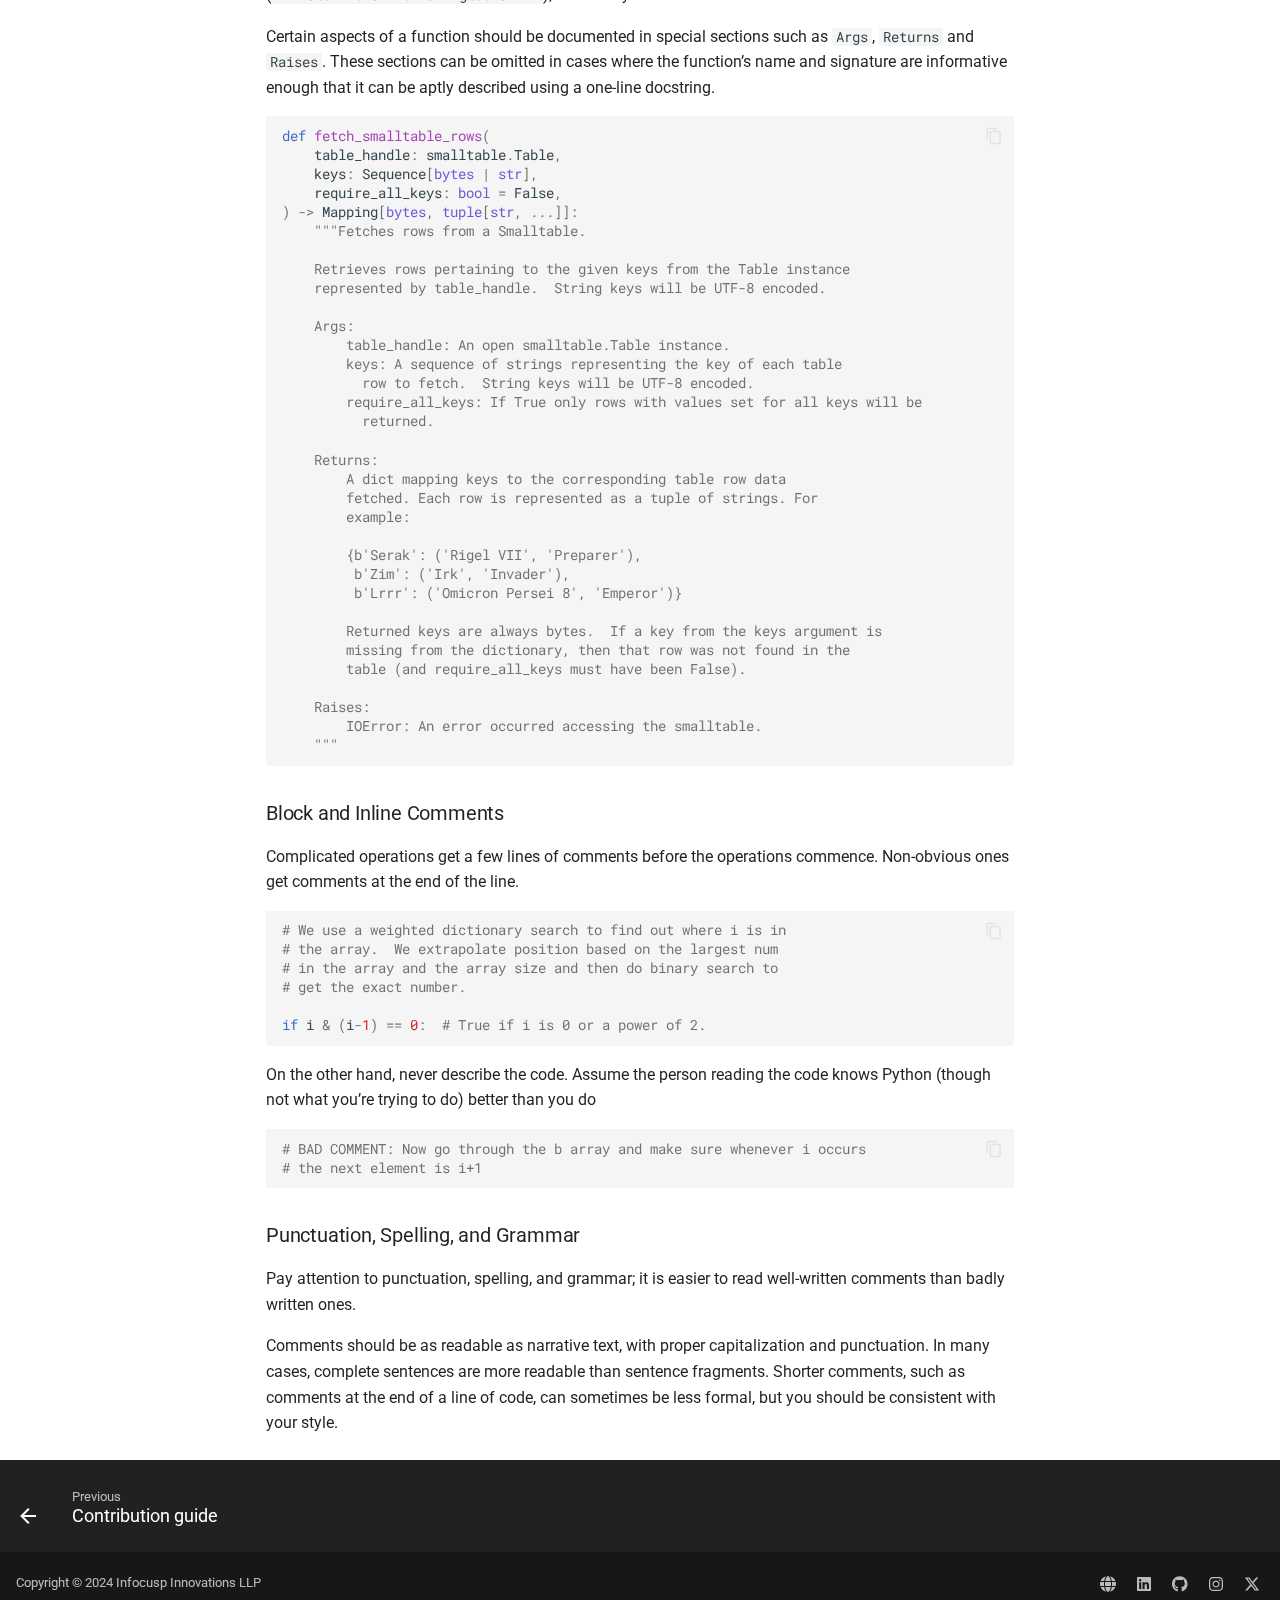
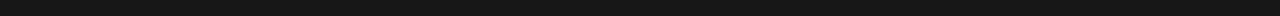
<file: contribute/STYLE_GUIDES/index.html>
<!doctype html>
<html lang="en" class="no-js">
  <head>
    
      <meta charset="utf-8">
      <meta name="viewport" content="width=device-width,initial-scale=1">
      
      
      
      
        <link rel="prev" href="../CONTRIBUTION/">
      
      
      
      <link rel="icon" href="../../assets/images/favicon.png">
      <meta name="generator" content="mkdocs-1.5.3, mkdocs-material-9.5.17">
    
    
      
        <title>Style guide - Large Language Models Seminar Series</title>
      
    
    
      <link rel="stylesheet" href="../../assets/stylesheets/main.bcfcd587.min.css">
      
        
        <link rel="stylesheet" href="../../assets/stylesheets/palette.06af60db.min.css">
      
      


    
    
      
    
    
      
        
        
        <link rel="preconnect" href="https://fonts.gstatic.com" crossorigin>
        <link rel="stylesheet" href="https://fonts.googleapis.com/css?family=Roboto:300,300i,400,400i,700,700i%7CRoboto+Mono:400,400i,700,700i&display=fallback">
        <style>:root{--md-text-font:"Roboto";--md-code-font:"Roboto Mono"}</style>
      
    
    
      <link rel="stylesheet" href="../../stylesheets/extra.css">
    
    <script>__md_scope=new URL("../..",location),__md_hash=e=>[...e].reduce((e,_)=>(e<<5)-e+_.charCodeAt(0),0),__md_get=(e,_=localStorage,t=__md_scope)=>JSON.parse(_.getItem(t.pathname+"."+e)),__md_set=(e,_,t=localStorage,a=__md_scope)=>{try{t.setItem(a.pathname+"."+e,JSON.stringify(_))}catch(e){}}</script>
    
      

    
    
    
  </head>
  
  
    
    
    
    
    
    <body dir="ltr" data-md-color-scheme="default" data-md-color-primary="white" data-md-color-accent="indigo">
  
    
    <input class="md-toggle" data-md-toggle="drawer" type="checkbox" id="__drawer" autocomplete="off">
    <input class="md-toggle" data-md-toggle="search" type="checkbox" id="__search" autocomplete="off">
    <label class="md-overlay" for="__drawer"></label>
    <div data-md-component="skip">
      
        
        <a href="#style-guide" class="md-skip">
          Skip to content
        </a>
      
    </div>
    <div data-md-component="announce">
      
    </div>
    
    
      

  

<header class="md-header md-header--shadow" data-md-component="header">
  <nav class="md-header__inner md-grid" aria-label="Header">
    <a href="../.." title="Large Language Models Seminar Series" class="md-header__button md-logo" aria-label="Large Language Models Seminar Series" data-md-component="logo">
      
  <img src="../../images/site/infocusp_logo_blue.png" alt="logo">

    </a>
    <label class="md-header__button md-icon" for="__drawer">
      
      <svg xmlns="http://www.w3.org/2000/svg" viewBox="0 0 24 24"><path d="M3 6h18v2H3V6m0 5h18v2H3v-2m0 5h18v2H3v-2Z"/></svg>
    </label>
    <div class="md-header__title" data-md-component="header-title">
      <div class="md-header__ellipsis">
        <div class="md-header__topic">
          <span class="md-ellipsis">
            Large Language Models Seminar Series
          </span>
        </div>
        <div class="md-header__topic" data-md-component="header-topic">
          <span class="md-ellipsis">
            
              Style guide
            
          </span>
        </div>
      </div>
    </div>
    
      
    
    
    
    
      <label class="md-header__button md-icon" for="__search">
        
        <svg xmlns="http://www.w3.org/2000/svg" viewBox="0 0 24 24"><path d="M9.5 3A6.5 6.5 0 0 1 16 9.5c0 1.61-.59 3.09-1.56 4.23l.27.27h.79l5 5-1.5 1.5-5-5v-.79l-.27-.27A6.516 6.516 0 0 1 9.5 16 6.5 6.5 0 0 1 3 9.5 6.5 6.5 0 0 1 9.5 3m0 2C7 5 5 7 5 9.5S7 14 9.5 14 14 12 14 9.5 12 5 9.5 5Z"/></svg>
      </label>
      <div class="md-search" data-md-component="search" role="dialog">
  <label class="md-search__overlay" for="__search"></label>
  <div class="md-search__inner" role="search">
    <form class="md-search__form" name="search">
      <input type="text" class="md-search__input" name="query" aria-label="Search" placeholder="Search" autocapitalize="off" autocorrect="off" autocomplete="off" spellcheck="false" data-md-component="search-query" required>
      <label class="md-search__icon md-icon" for="__search">
        
        <svg xmlns="http://www.w3.org/2000/svg" viewBox="0 0 24 24"><path d="M9.5 3A6.5 6.5 0 0 1 16 9.5c0 1.61-.59 3.09-1.56 4.23l.27.27h.79l5 5-1.5 1.5-5-5v-.79l-.27-.27A6.516 6.516 0 0 1 9.5 16 6.5 6.5 0 0 1 3 9.5 6.5 6.5 0 0 1 9.5 3m0 2C7 5 5 7 5 9.5S7 14 9.5 14 14 12 14 9.5 12 5 9.5 5Z"/></svg>
        
        <svg xmlns="http://www.w3.org/2000/svg" viewBox="0 0 24 24"><path d="M20 11v2H8l5.5 5.5-1.42 1.42L4.16 12l7.92-7.92L13.5 5.5 8 11h12Z"/></svg>
      </label>
      <nav class="md-search__options" aria-label="Search">
        
          <a href="javascript:void(0)" class="md-search__icon md-icon" title="Share" aria-label="Share" data-clipboard data-clipboard-text="" data-md-component="search-share" tabindex="-1">
            
            <svg xmlns="http://www.w3.org/2000/svg" viewBox="0 0 24 24"><path d="M18 16.08c-.76 0-1.44.3-1.96.77L8.91 12.7c.05-.23.09-.46.09-.7 0-.24-.04-.47-.09-.7l7.05-4.11c.54.5 1.25.81 2.04.81a3 3 0 0 0 3-3 3 3 0 0 0-3-3 3 3 0 0 0-3 3c0 .24.04.47.09.7L8.04 9.81C7.5 9.31 6.79 9 6 9a3 3 0 0 0-3 3 3 3 0 0 0 3 3c.79 0 1.5-.31 2.04-.81l7.12 4.15c-.05.21-.08.43-.08.66 0 1.61 1.31 2.91 2.92 2.91 1.61 0 2.92-1.3 2.92-2.91A2.92 2.92 0 0 0 18 16.08Z"/></svg>
          </a>
        
        <button type="reset" class="md-search__icon md-icon" title="Clear" aria-label="Clear" tabindex="-1">
          
          <svg xmlns="http://www.w3.org/2000/svg" viewBox="0 0 24 24"><path d="M19 6.41 17.59 5 12 10.59 6.41 5 5 6.41 10.59 12 5 17.59 6.41 19 12 13.41 17.59 19 19 17.59 13.41 12 19 6.41Z"/></svg>
        </button>
      </nav>
      
        <div class="md-search__suggest" data-md-component="search-suggest"></div>
      
    </form>
    <div class="md-search__output">
      <div class="md-search__scrollwrap" data-md-scrollfix>
        <div class="md-search-result" data-md-component="search-result">
          <div class="md-search-result__meta">
            Initializing search
          </div>
          <ol class="md-search-result__list" role="presentation"></ol>
        </div>
      </div>
    </div>
  </div>
</div>
    
    
      <div class="md-header__source">
        <a href="https://github.com/InFoCusp/llm_seminar_series" title="Go to repository" class="md-source" data-md-component="source">
  <div class="md-source__icon md-icon">
    
    <svg xmlns="http://www.w3.org/2000/svg" viewBox="0 0 448 512"><!--! Font Awesome Free 6.5.1 by @fontawesome - https://fontawesome.com License - https://fontawesome.com/license/free (Icons: CC BY 4.0, Fonts: SIL OFL 1.1, Code: MIT License) Copyright 2023 Fonticons, Inc.--><path d="M439.55 236.05 244 40.45a28.87 28.87 0 0 0-40.81 0l-40.66 40.63 51.52 51.52c27.06-9.14 52.68 16.77 43.39 43.68l49.66 49.66c34.23-11.8 61.18 31 35.47 56.69-26.49 26.49-70.21-2.87-56-37.34L240.22 199v121.85c25.3 12.54 22.26 41.85 9.08 55a34.34 34.34 0 0 1-48.55 0c-17.57-17.6-11.07-46.91 11.25-56v-123c-20.8-8.51-24.6-30.74-18.64-45L142.57 101 8.45 235.14a28.86 28.86 0 0 0 0 40.81l195.61 195.6a28.86 28.86 0 0 0 40.8 0l194.69-194.69a28.86 28.86 0 0 0 0-40.81z"/></svg>
  </div>
  <div class="md-source__repository">
    GitHub
  </div>
</a>
      </div>
    
  </nav>
  
</header>
    
    <div class="md-container" data-md-component="container">
      
      
        
          
        
      
      <main class="md-main" data-md-component="main">
        <div class="md-main__inner md-grid">
          
            
              
              <div class="md-sidebar md-sidebar--primary" data-md-component="sidebar" data-md-type="navigation" >
                <div class="md-sidebar__scrollwrap">
                  <div class="md-sidebar__inner">
                    



<nav class="md-nav md-nav--primary" aria-label="Navigation" data-md-level="0">
  <label class="md-nav__title" for="__drawer">
    <a href="../.." title="Large Language Models Seminar Series" class="md-nav__button md-logo" aria-label="Large Language Models Seminar Series" data-md-component="logo">
      
  <img src="../../images/site/infocusp_logo_blue.png" alt="logo">

    </a>
    Large Language Models Seminar Series
  </label>
  
    <div class="md-nav__source">
      <a href="https://github.com/InFoCusp/llm_seminar_series" title="Go to repository" class="md-source" data-md-component="source">
  <div class="md-source__icon md-icon">
    
    <svg xmlns="http://www.w3.org/2000/svg" viewBox="0 0 448 512"><!--! Font Awesome Free 6.5.1 by @fontawesome - https://fontawesome.com License - https://fontawesome.com/license/free (Icons: CC BY 4.0, Fonts: SIL OFL 1.1, Code: MIT License) Copyright 2023 Fonticons, Inc.--><path d="M439.55 236.05 244 40.45a28.87 28.87 0 0 0-40.81 0l-40.66 40.63 51.52 51.52c27.06-9.14 52.68 16.77 43.39 43.68l49.66 49.66c34.23-11.8 61.18 31 35.47 56.69-26.49 26.49-70.21-2.87-56-37.34L240.22 199v121.85c25.3 12.54 22.26 41.85 9.08 55a34.34 34.34 0 0 1-48.55 0c-17.57-17.6-11.07-46.91 11.25-56v-123c-20.8-8.51-24.6-30.74-18.64-45L142.57 101 8.45 235.14a28.86 28.86 0 0 0 0 40.81l195.61 195.6a28.86 28.86 0 0 0 40.8 0l194.69-194.69a28.86 28.86 0 0 0 0-40.81z"/></svg>
  </div>
  <div class="md-source__repository">
    GitHub
  </div>
</a>
    </div>
  
  <ul class="md-nav__list" data-md-scrollfix>
    
      
      
  
  
  
  
    <li class="md-nav__item">
      <a href="../.." class="md-nav__link">
        
  
  <span class="md-ellipsis">
    Introduction
  </span>
  

      </a>
    </li>
  

    
      
      
  
  
  
  
    
    
      
        
          
        
      
        
      
        
      
        
      
    
    
    
    <li class="md-nav__item md-nav__item--nested">
      
        
        
          
        
        <input class="md-nav__toggle md-toggle md-toggle--indeterminate" type="checkbox" id="__nav_2" >
        
          
          
          <div class="md-nav__link md-nav__container">
            <a href="../../session_1/" class="md-nav__link ">
              
  
  <span class="md-ellipsis">
    Session 1
  </span>
  

            </a>
            
              
              <label class="md-nav__link " for="__nav_2" id="__nav_2_label" tabindex="0">
                <span class="md-nav__icon md-icon"></span>
              </label>
            
          </div>
        
        <nav class="md-nav" data-md-level="1" aria-labelledby="__nav_2_label" aria-expanded="false">
          <label class="md-nav__title" for="__nav_2">
            <span class="md-nav__icon md-icon"></span>
            Session 1
          </label>
          <ul class="md-nav__list" data-md-scrollfix>
            
              
            
              
                
  
  
  
  
    
    
      
        
          
        
      
    
    
    
    <li class="md-nav__item md-nav__item--nested">
      
        
        
          
        
        <input class="md-nav__toggle md-toggle md-toggle--indeterminate" type="checkbox" id="__nav_2_2" >
        
          
          
          <div class="md-nav__link md-nav__container">
            <a href="../../session_1/part_1_emergence_of_llms/" class="md-nav__link ">
              
  
  <span class="md-ellipsis">
    Part 1 emergence of llms
  </span>
  

            </a>
            
          </div>
        
        <nav class="md-nav" data-md-level="2" aria-labelledby="__nav_2_2_label" aria-expanded="false">
          <label class="md-nav__title" for="__nav_2_2">
            <span class="md-nav__icon md-icon"></span>
            Part 1 emergence of llms
          </label>
          <ul class="md-nav__list" data-md-scrollfix>
            
              
            
          </ul>
        </nav>
      
    </li>
  

              
            
              
                
  
  
  
  
    
    
      
        
          
        
      
    
    
    
    <li class="md-nav__item md-nav__item--nested">
      
        
        
          
        
        <input class="md-nav__toggle md-toggle md-toggle--indeterminate" type="checkbox" id="__nav_2_3" >
        
          
          
          <div class="md-nav__link md-nav__container">
            <a href="../../session_1/part_2_building_blocks_of_llms/" class="md-nav__link ">
              
  
  <span class="md-ellipsis">
    Part 2 building blocks of llms
  </span>
  

            </a>
            
          </div>
        
        <nav class="md-nav" data-md-level="2" aria-labelledby="__nav_2_3_label" aria-expanded="false">
          <label class="md-nav__title" for="__nav_2_3">
            <span class="md-nav__icon md-icon"></span>
            Part 2 building blocks of llms
          </label>
          <ul class="md-nav__list" data-md-scrollfix>
            
              
            
          </ul>
        </nav>
      
    </li>
  

              
            
              
                
  
  
  
  
    
    
      
        
          
        
      
    
    
    
    <li class="md-nav__item md-nav__item--nested">
      
        
        
          
        
        <input class="md-nav__toggle md-toggle md-toggle--indeterminate" type="checkbox" id="__nav_2_4" >
        
          
          
          <div class="md-nav__link md-nav__container">
            <a href="../../session_1/part_3_landscape_of_llms/" class="md-nav__link ">
              
  
  <span class="md-ellipsis">
    Part 3 landscape of llms
  </span>
  

            </a>
            
          </div>
        
        <nav class="md-nav" data-md-level="2" aria-labelledby="__nav_2_4_label" aria-expanded="false">
          <label class="md-nav__title" for="__nav_2_4">
            <span class="md-nav__icon md-icon"></span>
            Part 3 landscape of llms
          </label>
          <ul class="md-nav__list" data-md-scrollfix>
            
              
            
          </ul>
        </nav>
      
    </li>
  

              
            
          </ul>
        </nav>
      
    </li>
  

    
      
      
  
  
  
  
    
    
      
        
          
        
      
        
      
    
    
    
    <li class="md-nav__item md-nav__item--nested">
      
        
        
          
        
        <input class="md-nav__toggle md-toggle md-toggle--indeterminate" type="checkbox" id="__nav_3" >
        
          
          
          <div class="md-nav__link md-nav__container">
            <a href="../../session_4/" class="md-nav__link ">
              
  
  <span class="md-ellipsis">
    Session 4
  </span>
  

            </a>
            
              
              <label class="md-nav__link " for="__nav_3" id="__nav_3_label" tabindex="0">
                <span class="md-nav__icon md-icon"></span>
              </label>
            
          </div>
        
        <nav class="md-nav" data-md-level="1" aria-labelledby="__nav_3_label" aria-expanded="false">
          <label class="md-nav__title" for="__nav_3">
            <span class="md-nav__icon md-icon"></span>
            Session 4
          </label>
          <ul class="md-nav__list" data-md-scrollfix>
            
              
            
              
                
  
  
  
  
    
    
      
        
      
    
    
    
    <li class="md-nav__item md-nav__item--nested">
      
        
        
          
        
        <input class="md-nav__toggle md-toggle md-toggle--indeterminate" type="checkbox" id="__nav_3_2" >
        
          
          <label class="md-nav__link" for="__nav_3_2" id="__nav_3_2_label" tabindex="0">
            
  
  <span class="md-ellipsis">
    Part 2 finetuning lms to human preferences
  </span>
  

            <span class="md-nav__icon md-icon"></span>
          </label>
        
        <nav class="md-nav" data-md-level="2" aria-labelledby="__nav_3_2_label" aria-expanded="false">
          <label class="md-nav__title" for="__nav_3_2">
            <span class="md-nav__icon md-icon"></span>
            Part 2 finetuning lms to human preferences
          </label>
          <ul class="md-nav__list" data-md-scrollfix>
            
              
                
  
  
  
  
    <li class="md-nav__item">
      <a href="../../session_4/part_2_finetuning_lms_to_human_preferences/RLHF/" class="md-nav__link">
        
  
  <span class="md-ellipsis">
    RLHF
  </span>
  

      </a>
    </li>
  

              
            
          </ul>
        </nav>
      
    </li>
  

              
            
          </ul>
        </nav>
      
    </li>
  

    
      
      
  
  
    
  
  
  
    
    
      
        
      
        
      
        
      
    
    
    
    <li class="md-nav__item md-nav__item--active md-nav__item--nested">
      
        
        
        <input class="md-nav__toggle md-toggle " type="checkbox" id="__nav_4" checked>
        
          
          <label class="md-nav__link" for="__nav_4" id="__nav_4_label" tabindex="0">
            
  
  <span class="md-ellipsis">
    Contribute
  </span>
  

            <span class="md-nav__icon md-icon"></span>
          </label>
        
        <nav class="md-nav" data-md-level="1" aria-labelledby="__nav_4_label" aria-expanded="true">
          <label class="md-nav__title" for="__nav_4">
            <span class="md-nav__icon md-icon"></span>
            Contribute
          </label>
          <ul class="md-nav__list" data-md-scrollfix>
            
              
                
  
  
  
  
    <li class="md-nav__item">
      <a href="../OUR_MISSION/" class="md-nav__link">
        
  
  <span class="md-ellipsis">
    Our mission
  </span>
  

      </a>
    </li>
  

              
            
              
                
  
  
  
  
    <li class="md-nav__item">
      <a href="../CONTRIBUTION/" class="md-nav__link">
        
  
  <span class="md-ellipsis">
    Contribution guide
  </span>
  

      </a>
    </li>
  

              
            
              
                
  
  
    
  
  
  
    <li class="md-nav__item md-nav__item--active">
      
      <input class="md-nav__toggle md-toggle" type="checkbox" id="__toc">
      
      
        
      
      
        <label class="md-nav__link md-nav__link--active" for="__toc">
          
  
  <span class="md-ellipsis">
    Style guide
  </span>
  

          <span class="md-nav__icon md-icon"></span>
        </label>
      
      <a href="./" class="md-nav__link md-nav__link--active">
        
  
  <span class="md-ellipsis">
    Style guide
  </span>
  

      </a>
      
        

<nav class="md-nav md-nav--secondary" aria-label="Table of contents">
  
  
  
    
  
  
    <label class="md-nav__title" for="__toc">
      <span class="md-nav__icon md-icon"></span>
      Table of contents
    </label>
    <ul class="md-nav__list" data-md-component="toc" data-md-scrollfix>
      
        <li class="md-nav__item">
  <a href="#text-style" class="md-nav__link">
    <span class="md-ellipsis">
      Text Style
    </span>
  </a>
  
    <nav class="md-nav" aria-label="Text Style">
      <ul class="md-nav__list">
        
          <li class="md-nav__item">
  <a href="#length" class="md-nav__link">
    <span class="md-ellipsis">
      Length
    </span>
  </a>
  
</li>
        
          <li class="md-nav__item">
  <a href="#style" class="md-nav__link">
    <span class="md-ellipsis">
      Style
    </span>
  </a>
  
</li>
        
          <li class="md-nav__item">
  <a href="#proofreading" class="md-nav__link">
    <span class="md-ellipsis">
      Proofreading
    </span>
  </a>
  
</li>
        
          <li class="md-nav__item">
  <a href="#introduction-and-conclusion" class="md-nav__link">
    <span class="md-ellipsis">
      Introduction and conclusion
    </span>
  </a>
  
</li>
        
          <li class="md-nav__item">
  <a href="#code-elements" class="md-nav__link">
    <span class="md-ellipsis">
      Code elements
    </span>
  </a>
  
</li>
        
          <li class="md-nav__item">
  <a href="#line-length" class="md-nav__link">
    <span class="md-ellipsis">
      Line length
    </span>
  </a>
  
</li>
        
          <li class="md-nav__item">
  <a href="#markdown-links" class="md-nav__link">
    <span class="md-ellipsis">
      Markdown links
    </span>
  </a>
  
</li>
        
          <li class="md-nav__item">
  <a href="#markdown-lists" class="md-nav__link">
    <span class="md-ellipsis">
      Markdown lists
    </span>
  </a>
  
</li>
        
      </ul>
    </nav>
  
</li>
      
        <li class="md-nav__item">
  <a href="#code-style" class="md-nav__link">
    <span class="md-ellipsis">
      Code Style
    </span>
  </a>
  
    <nav class="md-nav" aria-label="Code Style">
      <ul class="md-nav__list">
        
          <li class="md-nav__item">
  <a href="#variable-names" class="md-nav__link">
    <span class="md-ellipsis">
      Variable names
    </span>
  </a>
  
</li>
        
          <li class="md-nav__item">
  <a href="#imports" class="md-nav__link">
    <span class="md-ellipsis">
      Imports
    </span>
  </a>
  
</li>
        
          <li class="md-nav__item">
  <a href="#docstrings" class="md-nav__link">
    <span class="md-ellipsis">
      Docstrings
    </span>
  </a>
  
</li>
        
          <li class="md-nav__item">
  <a href="#block-and-inline-comments" class="md-nav__link">
    <span class="md-ellipsis">
      Block and Inline Comments
    </span>
  </a>
  
</li>
        
          <li class="md-nav__item">
  <a href="#punctuation-spelling-and-grammar" class="md-nav__link">
    <span class="md-ellipsis">
      Punctuation, Spelling, and Grammar
    </span>
  </a>
  
</li>
        
      </ul>
    </nav>
  
</li>
      
    </ul>
  
</nav>
      
    </li>
  

              
            
          </ul>
        </nav>
      
    </li>
  

    
  </ul>
</nav>
                  </div>
                </div>
              </div>
            
            
              
              <div class="md-sidebar md-sidebar--secondary" data-md-component="sidebar" data-md-type="toc" >
                <div class="md-sidebar__scrollwrap">
                  <div class="md-sidebar__inner">
                    

<nav class="md-nav md-nav--secondary" aria-label="Table of contents">
  
  
  
    
  
  
    <label class="md-nav__title" for="__toc">
      <span class="md-nav__icon md-icon"></span>
      Table of contents
    </label>
    <ul class="md-nav__list" data-md-component="toc" data-md-scrollfix>
      
        <li class="md-nav__item">
  <a href="#text-style" class="md-nav__link">
    <span class="md-ellipsis">
      Text Style
    </span>
  </a>
  
    <nav class="md-nav" aria-label="Text Style">
      <ul class="md-nav__list">
        
          <li class="md-nav__item">
  <a href="#length" class="md-nav__link">
    <span class="md-ellipsis">
      Length
    </span>
  </a>
  
</li>
        
          <li class="md-nav__item">
  <a href="#style" class="md-nav__link">
    <span class="md-ellipsis">
      Style
    </span>
  </a>
  
</li>
        
          <li class="md-nav__item">
  <a href="#proofreading" class="md-nav__link">
    <span class="md-ellipsis">
      Proofreading
    </span>
  </a>
  
</li>
        
          <li class="md-nav__item">
  <a href="#introduction-and-conclusion" class="md-nav__link">
    <span class="md-ellipsis">
      Introduction and conclusion
    </span>
  </a>
  
</li>
        
          <li class="md-nav__item">
  <a href="#code-elements" class="md-nav__link">
    <span class="md-ellipsis">
      Code elements
    </span>
  </a>
  
</li>
        
          <li class="md-nav__item">
  <a href="#line-length" class="md-nav__link">
    <span class="md-ellipsis">
      Line length
    </span>
  </a>
  
</li>
        
          <li class="md-nav__item">
  <a href="#markdown-links" class="md-nav__link">
    <span class="md-ellipsis">
      Markdown links
    </span>
  </a>
  
</li>
        
          <li class="md-nav__item">
  <a href="#markdown-lists" class="md-nav__link">
    <span class="md-ellipsis">
      Markdown lists
    </span>
  </a>
  
</li>
        
      </ul>
    </nav>
  
</li>
      
        <li class="md-nav__item">
  <a href="#code-style" class="md-nav__link">
    <span class="md-ellipsis">
      Code Style
    </span>
  </a>
  
    <nav class="md-nav" aria-label="Code Style">
      <ul class="md-nav__list">
        
          <li class="md-nav__item">
  <a href="#variable-names" class="md-nav__link">
    <span class="md-ellipsis">
      Variable names
    </span>
  </a>
  
</li>
        
          <li class="md-nav__item">
  <a href="#imports" class="md-nav__link">
    <span class="md-ellipsis">
      Imports
    </span>
  </a>
  
</li>
        
          <li class="md-nav__item">
  <a href="#docstrings" class="md-nav__link">
    <span class="md-ellipsis">
      Docstrings
    </span>
  </a>
  
</li>
        
          <li class="md-nav__item">
  <a href="#block-and-inline-comments" class="md-nav__link">
    <span class="md-ellipsis">
      Block and Inline Comments
    </span>
  </a>
  
</li>
        
          <li class="md-nav__item">
  <a href="#punctuation-spelling-and-grammar" class="md-nav__link">
    <span class="md-ellipsis">
      Punctuation, Spelling, and Grammar
    </span>
  </a>
  
</li>
        
      </ul>
    </nav>
  
</li>
      
    </ul>
  
</nav>
                  </div>
                </div>
              </div>
            
          
          
            <div class="md-content" data-md-component="content">
              <article class="md-content__inner md-typeset">
                
                  

  
  


<h1 id="style-guide">Style Guide<a class="headerlink" href="#style-guide" title="Permanent link">&para;</a></h1>
<p>We recommend referring to the provided text and code style for all the articles.</p>
<h2 id="text-style">Text Style<a class="headerlink" href="#text-style" title="Permanent link">&para;</a></h2>
<h3 id="length">Length<a class="headerlink" href="#length" title="Permanent link">&para;</a></h3>
<p>Examples should be clear and detailed, but not overly verbose. You can add as much text content as you want, as
long as each additional sentence / paragraph provides useful information that helps with understanding the example.
Never use any "filler" content.</p>
<h3 id="style">Style<a class="headerlink" href="#style" title="Permanent link">&para;</a></h3>
<ul>
<li>Use present tense ("We present... we implement...")</li>
<li>Always define abbreviations / acronyms the first time you use them ("We implement a Graph Attention Network (GAT)...")</li>
<li>All and any sentence should convey a useful idea; avoid filler at all costs.</li>
</ul>
<h3 id="proofreading">Proofreading<a class="headerlink" href="#proofreading" title="Permanent link">&para;</a></h3>
<p>Make sure to proofread your text paragraphs to avoid typos.
Every sentence should start with a capital letter and should end with a period. This applies to code comments as well.</p>
<h3 id="introduction-and-conclusion">Introduction and conclusion<a class="headerlink" href="#introduction-and-conclusion" title="Permanent link">&para;</a></h3>
<p>There should be an introduction that explains what the reader should expect to find in the example,
and why it is useful/interesting.
If the example presents a specific technique,
the introduction should also include an overview of the technique as well as links to external references.
There should be a conclusion section that recapitulates key takeaways from the example, and offers pointers to next steps.</p>
<h3 id="code-elements">Code elements<a class="headerlink" href="#code-elements" title="Permanent link">&para;</a></h3>
<p>All code keywords should be formatted with backticks, e.g. <code>like_this</code> (standard Markdown code formatting).</p>
<p>When referring to a function or method name, it should be followed with parens, like this: <code>my_function()</code> or <code>my_method()</code>.</p>
<h3 id="line-length">Line length<a class="headerlink" href="#line-length" title="Permanent link">&para;</a></h3>
<p>Keep text lines relatively short (about 80 characters), unless it's a link.</p>
<h3 id="markdown-links">Markdown links<a class="headerlink" href="#markdown-links" title="Permanent link">&para;</a></h3>
<p>Each markdown link should fit on a single line, unbroken, like this:</p>
<div class="language-md highlight"><pre><span></span><code><span id="__span-0-1"><a id="__codelineno-0-1" name="__codelineno-0-1" href="#__codelineno-0-1"></a>Here&#39;s a link:
</span><span id="__span-0-2"><a id="__codelineno-0-2" name="__codelineno-0-2" href="#__codelineno-0-2"></a>
</span><span id="__span-0-3"><a id="__codelineno-0-3" name="__codelineno-0-3" href="#__codelineno-0-3"></a>[<span class="nt">This is the link text</span>](<span class="na">https://github.com/keras-team/keras-io/blob/master/contributor_guide.md</span>)
</span></code></pre></div>
<p>Do not break the link like this (or in any other way):</p>
<div class="language-md highlight"><pre><span></span><code><span id="__span-1-1"><a id="__codelineno-1-1" name="__codelineno-1-1" href="#__codelineno-1-1"></a>[<span class="nt">This is the link text</span>](
</span><span id="__span-1-2"><a id="__codelineno-1-2" name="__codelineno-1-2" href="#__codelineno-1-2"></a><span class="na">    https://github.com/keras-team/keras-io/blob/master/contributor_guide.md</span>)
</span></code></pre></div>
<h3 id="markdown-lists">Markdown lists<a class="headerlink" href="#markdown-lists" title="Permanent link">&para;</a></h3>
<p>There should be a line break before the first item in any list, e.g.</p>
<p>This is good:</p>
<div class="language-md highlight"><pre><span></span><code><span id="__span-2-1"><a id="__codelineno-2-1" name="__codelineno-2-1" href="#__codelineno-2-1"></a>Here&#39;s a list:
</span><span id="__span-2-2"><a id="__codelineno-2-2" name="__codelineno-2-2" href="#__codelineno-2-2"></a>
</span><span id="__span-2-3"><a id="__codelineno-2-3" name="__codelineno-2-3" href="#__codelineno-2-3"></a><span class="k">-</span><span class="w"> </span>First item
</span><span id="__span-2-4"><a id="__codelineno-2-4" name="__codelineno-2-4" href="#__codelineno-2-4"></a><span class="k">-</span><span class="w"> </span>Second item
</span></code></pre></div>
<p>This is bad:</p>
<div class="language-md highlight"><pre><span></span><code><span id="__span-3-1"><a id="__codelineno-3-1" name="__codelineno-3-1" href="#__codelineno-3-1"></a>Here&#39;s a badly formatted list:
</span><span id="__span-3-2"><a id="__codelineno-3-2" name="__codelineno-3-2" href="#__codelineno-3-2"></a><span class="k">-</span><span class="w"> </span>First item
</span><span id="__span-3-3"><a id="__codelineno-3-3" name="__codelineno-3-3" href="#__codelineno-3-3"></a><span class="k">-</span><span class="w"> </span>Second item
</span></code></pre></div>
<h2 id="code-style">Code Style<a class="headerlink" href="#code-style" title="Permanent link">&para;</a></h2>
<p>We prefer <a href="https://google.github.io/styleguide/pyguide.html">Google Python Style Guide</a> for code.</p>
<h3 id="variable-names">Variable names<a class="headerlink" href="#variable-names" title="Permanent link">&para;</a></h3>
<p>Make sure to use fully-spelled out variable names. Do not use single-letter variable names.
Do not use abbreviations unless they're completely obvious (e.g. <code>num_layers</code> is ok).</p>
<p>This is bad:</p>
<div class="language-python highlight"><pre><span></span><code><span id="__span-4-1"><a id="__codelineno-4-1" name="__codelineno-4-1" href="#__codelineno-4-1"></a><span class="n">m</span> <span class="o">=</span> <span class="n">get_model</span><span class="p">(</span><span class="n">u</span><span class="o">=</span><span class="mi">32</span><span class="p">,</span> <span class="n">d</span><span class="o">=</span><span class="mf">0.5</span><span class="p">)</span>
</span></code></pre></div>
<p>This is good:</p>
<div class="language-python highlight"><pre><span></span><code><span id="__span-5-1"><a id="__codelineno-5-1" name="__codelineno-5-1" href="#__codelineno-5-1"></a><span class="n">model</span> <span class="o">=</span> <span class="n">get_model</span><span class="p">(</span><span class="n">units</span><span class="o">=</span><span class="mi">32</span><span class="p">,</span> <span class="n">dropout_rate</span><span class="o">=</span><span class="mf">0.5</span><span class="p">)</span>
</span></code></pre></div>
<h3 id="imports">Imports<a class="headerlink" href="#imports" title="Permanent link">&para;</a></h3>
<p>Import modules, not individual objects. In particular, don't import individual layers. Typically
you should import the following:</p>
<div class="language-python highlight"><pre><span></span><code><span id="__span-6-1"><a id="__codelineno-6-1" name="__codelineno-6-1" href="#__codelineno-6-1"></a><span class="kn">import</span> <span class="nn">tensorflow</span> <span class="k">as</span> <span class="nn">tf</span>
</span><span id="__span-6-2"><a id="__codelineno-6-2" name="__codelineno-6-2" href="#__codelineno-6-2"></a><span class="kn">import</span> <span class="nn">keras</span>
</span><span id="__span-6-3"><a id="__codelineno-6-3" name="__codelineno-6-3" href="#__codelineno-6-3"></a><span class="kn">from</span> <span class="nn">keras</span> <span class="kn">import</span> <span class="n">layers</span>
</span></code></pre></div>
<p>Then access objects from these modules:</p>
<div class="language-python highlight"><pre><span></span><code><span id="__span-7-1"><a id="__codelineno-7-1" name="__codelineno-7-1" href="#__codelineno-7-1"></a><span class="n">tf</span><span class="o">.</span><span class="n">Variable</span><span class="p">(</span><span class="o">...</span><span class="p">)</span>
</span><span id="__span-7-2"><a id="__codelineno-7-2" name="__codelineno-7-2" href="#__codelineno-7-2"></a><span class="n">tf</span><span class="o">.</span><span class="n">reshape</span><span class="p">(</span><span class="o">...</span><span class="p">)</span>
</span><span id="__span-7-3"><a id="__codelineno-7-3" name="__codelineno-7-3" href="#__codelineno-7-3"></a><span class="n">keras</span><span class="o">.</span><span class="n">Input</span><span class="p">(</span><span class="o">...</span><span class="p">)</span>
</span><span id="__span-7-4"><a id="__codelineno-7-4" name="__codelineno-7-4" href="#__codelineno-7-4"></a><span class="n">keras</span><span class="o">.</span><span class="n">Model</span><span class="p">(</span><span class="o">...</span><span class="p">)</span>
</span><span id="__span-7-5"><a id="__codelineno-7-5" name="__codelineno-7-5" href="#__codelineno-7-5"></a><span class="n">keras</span><span class="o">.</span><span class="n">optimizers</span><span class="o">.</span><span class="n">Adam</span><span class="p">(</span><span class="o">...</span><span class="p">)</span>
</span><span id="__span-7-6"><a id="__codelineno-7-6" name="__codelineno-7-6" href="#__codelineno-7-6"></a><span class="n">layers</span><span class="o">.</span><span class="n">Layer</span><span class="p">(</span><span class="o">...</span><span class="p">)</span>
</span><span id="__span-7-7"><a id="__codelineno-7-7" name="__codelineno-7-7" href="#__codelineno-7-7"></a><span class="n">layers</span><span class="o">.</span><span class="n">Conv2D</span><span class="p">(</span><span class="o">...</span><span class="p">)</span>
</span></code></pre></div>
<p>Read <a href="https://google.github.io/styleguide/pyguide.html#313-imports-formatting">Imports formatting</a> section for more details on ordering the imports.</p>
<h3 id="docstrings">Docstrings<a class="headerlink" href="#docstrings" title="Permanent link">&para;</a></h3>
<p>A docstring should give enough information to write a call to the function without reading the function’s code. </p>
<p>A docstring is mandatory for every function that has one or more of the following properties:</p>
<ul>
<li>being part of the public API</li>
<li>nontrivial size</li>
<li>non-obvious logic</li>
</ul>
<p>The docstring may be descriptive-style (<code>"""Fetches rows from a Bigtable."""</code>) or imperative-style (<code>"""Fetch rows from a Bigtable."""</code>), but the style should be consistent within a file.</p>
<p>Certain aspects of a function should be documented in special sections such as <code>Args</code>, <code>Returns</code> and <code>Raises</code>. These sections can be omitted in cases where the function’s name and signature are informative enough that it can be aptly described using a one-line docstring.</p>
<div class="language-python highlight"><pre><span></span><code><span id="__span-8-1"><a id="__codelineno-8-1" name="__codelineno-8-1" href="#__codelineno-8-1"></a><span class="k">def</span> <span class="nf">fetch_smalltable_rows</span><span class="p">(</span>
</span><span id="__span-8-2"><a id="__codelineno-8-2" name="__codelineno-8-2" href="#__codelineno-8-2"></a>    <span class="n">table_handle</span><span class="p">:</span> <span class="n">smalltable</span><span class="o">.</span><span class="n">Table</span><span class="p">,</span>
</span><span id="__span-8-3"><a id="__codelineno-8-3" name="__codelineno-8-3" href="#__codelineno-8-3"></a>    <span class="n">keys</span><span class="p">:</span> <span class="n">Sequence</span><span class="p">[</span><span class="nb">bytes</span> <span class="o">|</span> <span class="nb">str</span><span class="p">],</span>
</span><span id="__span-8-4"><a id="__codelineno-8-4" name="__codelineno-8-4" href="#__codelineno-8-4"></a>    <span class="n">require_all_keys</span><span class="p">:</span> <span class="nb">bool</span> <span class="o">=</span> <span class="kc">False</span><span class="p">,</span>
</span><span id="__span-8-5"><a id="__codelineno-8-5" name="__codelineno-8-5" href="#__codelineno-8-5"></a><span class="p">)</span> <span class="o">-&gt;</span> <span class="n">Mapping</span><span class="p">[</span><span class="nb">bytes</span><span class="p">,</span> <span class="nb">tuple</span><span class="p">[</span><span class="nb">str</span><span class="p">,</span> <span class="o">...</span><span class="p">]]:</span>
</span><span id="__span-8-6"><a id="__codelineno-8-6" name="__codelineno-8-6" href="#__codelineno-8-6"></a><span class="w">    </span><span class="sd">&quot;&quot;&quot;Fetches rows from a Smalltable.</span>
</span><span id="__span-8-7"><a id="__codelineno-8-7" name="__codelineno-8-7" href="#__codelineno-8-7"></a>
</span><span id="__span-8-8"><a id="__codelineno-8-8" name="__codelineno-8-8" href="#__codelineno-8-8"></a><span class="sd">    Retrieves rows pertaining to the given keys from the Table instance</span>
</span><span id="__span-8-9"><a id="__codelineno-8-9" name="__codelineno-8-9" href="#__codelineno-8-9"></a><span class="sd">    represented by table_handle.  String keys will be UTF-8 encoded.</span>
</span><span id="__span-8-10"><a id="__codelineno-8-10" name="__codelineno-8-10" href="#__codelineno-8-10"></a>
</span><span id="__span-8-11"><a id="__codelineno-8-11" name="__codelineno-8-11" href="#__codelineno-8-11"></a><span class="sd">    Args:</span>
</span><span id="__span-8-12"><a id="__codelineno-8-12" name="__codelineno-8-12" href="#__codelineno-8-12"></a><span class="sd">        table_handle: An open smalltable.Table instance.</span>
</span><span id="__span-8-13"><a id="__codelineno-8-13" name="__codelineno-8-13" href="#__codelineno-8-13"></a><span class="sd">        keys: A sequence of strings representing the key of each table</span>
</span><span id="__span-8-14"><a id="__codelineno-8-14" name="__codelineno-8-14" href="#__codelineno-8-14"></a><span class="sd">          row to fetch.  String keys will be UTF-8 encoded.</span>
</span><span id="__span-8-15"><a id="__codelineno-8-15" name="__codelineno-8-15" href="#__codelineno-8-15"></a><span class="sd">        require_all_keys: If True only rows with values set for all keys will be</span>
</span><span id="__span-8-16"><a id="__codelineno-8-16" name="__codelineno-8-16" href="#__codelineno-8-16"></a><span class="sd">          returned.</span>
</span><span id="__span-8-17"><a id="__codelineno-8-17" name="__codelineno-8-17" href="#__codelineno-8-17"></a>
</span><span id="__span-8-18"><a id="__codelineno-8-18" name="__codelineno-8-18" href="#__codelineno-8-18"></a><span class="sd">    Returns:</span>
</span><span id="__span-8-19"><a id="__codelineno-8-19" name="__codelineno-8-19" href="#__codelineno-8-19"></a><span class="sd">        A dict mapping keys to the corresponding table row data</span>
</span><span id="__span-8-20"><a id="__codelineno-8-20" name="__codelineno-8-20" href="#__codelineno-8-20"></a><span class="sd">        fetched. Each row is represented as a tuple of strings. For</span>
</span><span id="__span-8-21"><a id="__codelineno-8-21" name="__codelineno-8-21" href="#__codelineno-8-21"></a><span class="sd">        example:</span>
</span><span id="__span-8-22"><a id="__codelineno-8-22" name="__codelineno-8-22" href="#__codelineno-8-22"></a>
</span><span id="__span-8-23"><a id="__codelineno-8-23" name="__codelineno-8-23" href="#__codelineno-8-23"></a><span class="sd">        {b&#39;Serak&#39;: (&#39;Rigel VII&#39;, &#39;Preparer&#39;),</span>
</span><span id="__span-8-24"><a id="__codelineno-8-24" name="__codelineno-8-24" href="#__codelineno-8-24"></a><span class="sd">         b&#39;Zim&#39;: (&#39;Irk&#39;, &#39;Invader&#39;),</span>
</span><span id="__span-8-25"><a id="__codelineno-8-25" name="__codelineno-8-25" href="#__codelineno-8-25"></a><span class="sd">         b&#39;Lrrr&#39;: (&#39;Omicron Persei 8&#39;, &#39;Emperor&#39;)}</span>
</span><span id="__span-8-26"><a id="__codelineno-8-26" name="__codelineno-8-26" href="#__codelineno-8-26"></a>
</span><span id="__span-8-27"><a id="__codelineno-8-27" name="__codelineno-8-27" href="#__codelineno-8-27"></a><span class="sd">        Returned keys are always bytes.  If a key from the keys argument is</span>
</span><span id="__span-8-28"><a id="__codelineno-8-28" name="__codelineno-8-28" href="#__codelineno-8-28"></a><span class="sd">        missing from the dictionary, then that row was not found in the</span>
</span><span id="__span-8-29"><a id="__codelineno-8-29" name="__codelineno-8-29" href="#__codelineno-8-29"></a><span class="sd">        table (and require_all_keys must have been False).</span>
</span><span id="__span-8-30"><a id="__codelineno-8-30" name="__codelineno-8-30" href="#__codelineno-8-30"></a>
</span><span id="__span-8-31"><a id="__codelineno-8-31" name="__codelineno-8-31" href="#__codelineno-8-31"></a><span class="sd">    Raises:</span>
</span><span id="__span-8-32"><a id="__codelineno-8-32" name="__codelineno-8-32" href="#__codelineno-8-32"></a><span class="sd">        IOError: An error occurred accessing the smalltable.</span>
</span><span id="__span-8-33"><a id="__codelineno-8-33" name="__codelineno-8-33" href="#__codelineno-8-33"></a><span class="sd">    &quot;&quot;&quot;</span>
</span></code></pre></div>
<h3 id="block-and-inline-comments">Block and Inline Comments<a class="headerlink" href="#block-and-inline-comments" title="Permanent link">&para;</a></h3>
<p>Complicated operations get a few lines of comments before the operations commence. Non-obvious ones get comments at the end of the line.</p>
<div class="language-python highlight"><pre><span></span><code><span id="__span-9-1"><a id="__codelineno-9-1" name="__codelineno-9-1" href="#__codelineno-9-1"></a><span class="c1"># We use a weighted dictionary search to find out where i is in</span>
</span><span id="__span-9-2"><a id="__codelineno-9-2" name="__codelineno-9-2" href="#__codelineno-9-2"></a><span class="c1"># the array.  We extrapolate position based on the largest num</span>
</span><span id="__span-9-3"><a id="__codelineno-9-3" name="__codelineno-9-3" href="#__codelineno-9-3"></a><span class="c1"># in the array and the array size and then do binary search to</span>
</span><span id="__span-9-4"><a id="__codelineno-9-4" name="__codelineno-9-4" href="#__codelineno-9-4"></a><span class="c1"># get the exact number.</span>
</span><span id="__span-9-5"><a id="__codelineno-9-5" name="__codelineno-9-5" href="#__codelineno-9-5"></a>
</span><span id="__span-9-6"><a id="__codelineno-9-6" name="__codelineno-9-6" href="#__codelineno-9-6"></a><span class="k">if</span> <span class="n">i</span> <span class="o">&amp;</span> <span class="p">(</span><span class="n">i</span><span class="o">-</span><span class="mi">1</span><span class="p">)</span> <span class="o">==</span> <span class="mi">0</span><span class="p">:</span>  <span class="c1"># True if i is 0 or a power of 2.</span>
</span></code></pre></div>
<p>On the other hand, never describe the code. Assume the person reading the code knows Python (though not what you’re trying to do) better than you do</p>
<div class="language-python highlight"><pre><span></span><code><span id="__span-10-1"><a id="__codelineno-10-1" name="__codelineno-10-1" href="#__codelineno-10-1"></a><span class="c1"># BAD COMMENT: Now go through the b array and make sure whenever i occurs</span>
</span><span id="__span-10-2"><a id="__codelineno-10-2" name="__codelineno-10-2" href="#__codelineno-10-2"></a><span class="c1"># the next element is i+1</span>
</span></code></pre></div>
<h3 id="punctuation-spelling-and-grammar">Punctuation, Spelling, and Grammar<a class="headerlink" href="#punctuation-spelling-and-grammar" title="Permanent link">&para;</a></h3>
<p>Pay attention to punctuation, spelling, and grammar; it is easier to read well-written comments than badly written ones.</p>
<p>Comments should be as readable as narrative text, with proper capitalization and punctuation. In many cases, complete sentences are more readable than sentence fragments. Shorter comments, such as comments at the end of a line of code, can sometimes be less formal, but you should be consistent with your style.</p>












                
              </article>
            </div>
          
          
<script>var target=document.getElementById(location.hash.slice(1));target&&target.name&&(target.checked=target.name.startsWith("__tabbed_"))</script>
        </div>
        
          <button type="button" class="md-top md-icon" data-md-component="top" hidden>
  
  <svg xmlns="http://www.w3.org/2000/svg" viewBox="0 0 24 24"><path d="M13 20h-2V8l-5.5 5.5-1.42-1.42L12 4.16l7.92 7.92-1.42 1.42L13 8v12Z"/></svg>
  Back to top
</button>
        
      </main>
      
        <footer class="md-footer">
  
    
      
      <nav class="md-footer__inner md-grid" aria-label="Footer" >
        
          
          <a href="../CONTRIBUTION/" class="md-footer__link md-footer__link--prev" aria-label="Previous: Contribution guide">
            <div class="md-footer__button md-icon">
              
              <svg xmlns="http://www.w3.org/2000/svg" viewBox="0 0 24 24"><path d="M20 11v2H8l5.5 5.5-1.42 1.42L4.16 12l7.92-7.92L13.5 5.5 8 11h12Z"/></svg>
            </div>
            <div class="md-footer__title">
              <span class="md-footer__direction">
                Previous
              </span>
              <div class="md-ellipsis">
                Contribution guide
              </div>
            </div>
          </a>
        
        
      </nav>
    
  
  <div class="md-footer-meta md-typeset">
    <div class="md-footer-meta__inner md-grid">
      <div class="md-copyright">
  
    <div class="md-copyright__highlight">
      Copyright &copy; 2024 Infocusp Innovations LLP
    </div>
  
  
</div>
      
        <div class="md-social">
  
    
    
    
    
      
      
    
    <a href="https://infocusp.com" target="_blank" rel="noopener" title="infocusp.com" class="md-social__link">
      <svg xmlns="http://www.w3.org/2000/svg" viewBox="0 0 512 512"><!--! Font Awesome Free 6.5.1 by @fontawesome - https://fontawesome.com License - https://fontawesome.com/license/free (Icons: CC BY 4.0, Fonts: SIL OFL 1.1, Code: MIT License) Copyright 2023 Fonticons, Inc.--><path d="M352 256c0 22.2-1.2 43.6-3.3 64H163.3c-2.2-20.4-3.3-41.8-3.3-64s1.2-43.6 3.3-64h185.4c2.2 20.4 3.3 41.8 3.3 64zm28.8-64h123.1c5.3 20.5 8.1 41.9 8.1 64s-2.8 43.5-8.1 64H380.8c2.1-20.6 3.2-42 3.2-64s-1.1-43.4-3.2-64zm112.6-32H376.7c-10-63.9-29.8-117.4-55.3-151.6 78.3 20.7 142 77.5 171.9 151.6zm-149.1 0H167.7c6.1-36.4 15.5-68.6 27-94.7 10.5-23.6 22.2-40.7 33.5-51.5C239.4 3.2 248.7 0 256 0s16.6 3.2 27.8 13.8c11.3 10.8 23 27.9 33.5 51.5 11.6 26 20.9 58.2 27 94.7zm-209 0H18.6c30-74.1 93.6-130.9 172-151.6-25.5 34.2-45.3 87.7-55.3 151.6zM8.1 192h123.1c-2.1 20.6-3.2 42-3.2 64s1.1 43.4 3.2 64H8.1C2.8 299.5 0 278.1 0 256s2.8-43.5 8.1-64zm186.6 254.6c-11.6-26-20.9-58.2-27-94.6h176.6c-6.1 36.4-15.5 68.6-27 94.6-10.5 23.6-22.2 40.7-33.5 51.5-11.2 10.7-20.5 13.9-27.8 13.9s-16.6-3.2-27.8-13.8c-11.3-10.8-23-27.9-33.5-51.5zM135.3 352c10 63.9 29.8 117.4 55.3 151.6-78.4-20.7-142-77.5-172-151.6h116.7zm358.1 0c-30 74.1-93.6 130.9-171.9 151.6 25.5-34.2 45.2-87.7 55.3-151.6h116.6z"/></svg>
    </a>
  
    
    
    
    
      
      
    
    <a href="https://in.linkedin.com/company/infocusp" target="_blank" rel="noopener" title="in.linkedin.com" class="md-social__link">
      <svg xmlns="http://www.w3.org/2000/svg" viewBox="0 0 448 512"><!--! Font Awesome Free 6.5.1 by @fontawesome - https://fontawesome.com License - https://fontawesome.com/license/free (Icons: CC BY 4.0, Fonts: SIL OFL 1.1, Code: MIT License) Copyright 2023 Fonticons, Inc.--><path d="M416 32H31.9C14.3 32 0 46.5 0 64.3v383.4C0 465.5 14.3 480 31.9 480H416c17.6 0 32-14.5 32-32.3V64.3c0-17.8-14.4-32.3-32-32.3zM135.4 416H69V202.2h66.5V416zm-33.2-243c-21.3 0-38.5-17.3-38.5-38.5S80.9 96 102.2 96c21.2 0 38.5 17.3 38.5 38.5 0 21.3-17.2 38.5-38.5 38.5zm282.1 243h-66.4V312c0-24.8-.5-56.7-34.5-56.7-34.6 0-39.9 27-39.9 54.9V416h-66.4V202.2h63.7v29.2h.9c8.9-16.8 30.6-34.5 62.9-34.5 67.2 0 79.7 44.3 79.7 101.9V416z"/></svg>
    </a>
  
    
    
    
    
      
      
    
    <a href="https://github.com/InFoCusp" target="_blank" rel="noopener" title="github.com" class="md-social__link">
      <svg xmlns="http://www.w3.org/2000/svg" viewBox="0 0 496 512"><!--! Font Awesome Free 6.5.1 by @fontawesome - https://fontawesome.com License - https://fontawesome.com/license/free (Icons: CC BY 4.0, Fonts: SIL OFL 1.1, Code: MIT License) Copyright 2023 Fonticons, Inc.--><path d="M165.9 397.4c0 2-2.3 3.6-5.2 3.6-3.3.3-5.6-1.3-5.6-3.6 0-2 2.3-3.6 5.2-3.6 3-.3 5.6 1.3 5.6 3.6zm-31.1-4.5c-.7 2 1.3 4.3 4.3 4.9 2.6 1 5.6 0 6.2-2s-1.3-4.3-4.3-5.2c-2.6-.7-5.5.3-6.2 2.3zm44.2-1.7c-2.9.7-4.9 2.6-4.6 4.9.3 2 2.9 3.3 5.9 2.6 2.9-.7 4.9-2.6 4.6-4.6-.3-1.9-3-3.2-5.9-2.9zM244.8 8C106.1 8 0 113.3 0 252c0 110.9 69.8 205.8 169.5 239.2 12.8 2.3 17.3-5.6 17.3-12.1 0-6.2-.3-40.4-.3-61.4 0 0-70 15-84.7-29.8 0 0-11.4-29.1-27.8-36.6 0 0-22.9-15.7 1.6-15.4 0 0 24.9 2 38.6 25.8 21.9 38.6 58.6 27.5 72.9 20.9 2.3-16 8.8-27.1 16-33.7-55.9-6.2-112.3-14.3-112.3-110.5 0-27.5 7.6-41.3 23.6-58.9-2.6-6.5-11.1-33.3 2.6-67.9 20.9-6.5 69 27 69 27 20-5.6 41.5-8.5 62.8-8.5s42.8 2.9 62.8 8.5c0 0 48.1-33.6 69-27 13.7 34.7 5.2 61.4 2.6 67.9 16 17.7 25.8 31.5 25.8 58.9 0 96.5-58.9 104.2-114.8 110.5 9.2 7.9 17 22.9 17 46.4 0 33.7-.3 75.4-.3 83.6 0 6.5 4.6 14.4 17.3 12.1C428.2 457.8 496 362.9 496 252 496 113.3 383.5 8 244.8 8zM97.2 352.9c-1.3 1-1 3.3.7 5.2 1.6 1.6 3.9 2.3 5.2 1 1.3-1 1-3.3-.7-5.2-1.6-1.6-3.9-2.3-5.2-1zm-10.8-8.1c-.7 1.3.3 2.9 2.3 3.9 1.6 1 3.6.7 4.3-.7.7-1.3-.3-2.9-2.3-3.9-2-.6-3.6-.3-4.3.7zm32.4 35.6c-1.6 1.3-1 4.3 1.3 6.2 2.3 2.3 5.2 2.6 6.5 1 1.3-1.3.7-4.3-1.3-6.2-2.2-2.3-5.2-2.6-6.5-1zm-11.4-14.7c-1.6 1-1.6 3.6 0 5.9 1.6 2.3 4.3 3.3 5.6 2.3 1.6-1.3 1.6-3.9 0-6.2-1.4-2.3-4-3.3-5.6-2z"/></svg>
    </a>
  
    
    
    
    
      
      
    
    <a href="https://instagram.com/infocuspinnovations" target="_blank" rel="noopener" title="instagram.com" class="md-social__link">
      <svg xmlns="http://www.w3.org/2000/svg" viewBox="0 0 448 512"><!--! Font Awesome Free 6.5.1 by @fontawesome - https://fontawesome.com License - https://fontawesome.com/license/free (Icons: CC BY 4.0, Fonts: SIL OFL 1.1, Code: MIT License) Copyright 2023 Fonticons, Inc.--><path d="M224.1 141c-63.6 0-114.9 51.3-114.9 114.9s51.3 114.9 114.9 114.9S339 319.5 339 255.9 287.7 141 224.1 141zm0 189.6c-41.1 0-74.7-33.5-74.7-74.7s33.5-74.7 74.7-74.7 74.7 33.5 74.7 74.7-33.6 74.7-74.7 74.7zm146.4-194.3c0 14.9-12 26.8-26.8 26.8-14.9 0-26.8-12-26.8-26.8s12-26.8 26.8-26.8 26.8 12 26.8 26.8zm76.1 27.2c-1.7-35.9-9.9-67.7-36.2-93.9-26.2-26.2-58-34.4-93.9-36.2-37-2.1-147.9-2.1-184.9 0-35.8 1.7-67.6 9.9-93.9 36.1s-34.4 58-36.2 93.9c-2.1 37-2.1 147.9 0 184.9 1.7 35.9 9.9 67.7 36.2 93.9s58 34.4 93.9 36.2c37 2.1 147.9 2.1 184.9 0 35.9-1.7 67.7-9.9 93.9-36.2 26.2-26.2 34.4-58 36.2-93.9 2.1-37 2.1-147.8 0-184.8zM398.8 388c-7.8 19.6-22.9 34.7-42.6 42.6-29.5 11.7-99.5 9-132.1 9s-102.7 2.6-132.1-9c-19.6-7.8-34.7-22.9-42.6-42.6-11.7-29.5-9-99.5-9-132.1s-2.6-102.7 9-132.1c7.8-19.6 22.9-34.7 42.6-42.6 29.5-11.7 99.5-9 132.1-9s102.7-2.6 132.1 9c19.6 7.8 34.7 22.9 42.6 42.6 11.7 29.5 9 99.5 9 132.1s2.7 102.7-9 132.1z"/></svg>
    </a>
  
    
    
    
    
      
      
    
    <a href="https://twitter.com/_infocusp" target="_blank" rel="noopener" title="twitter.com" class="md-social__link">
      <svg xmlns="http://www.w3.org/2000/svg" viewBox="0 0 512 512"><!--! Font Awesome Free 6.5.1 by @fontawesome - https://fontawesome.com License - https://fontawesome.com/license/free (Icons: CC BY 4.0, Fonts: SIL OFL 1.1, Code: MIT License) Copyright 2023 Fonticons, Inc.--><path d="M389.2 48h70.6L305.6 224.2 487 464H345L233.7 318.6 106.5 464H35.8l164.9-188.5L26.8 48h145.6l100.5 132.9L389.2 48zm-24.8 373.8h39.1L151.1 88h-42l255.3 333.8z"/></svg>
    </a>
  
</div>
      
    </div>
  </div>
</footer>
      
    </div>
    <div class="md-dialog" data-md-component="dialog">
      <div class="md-dialog__inner md-typeset"></div>
    </div>
    
    
    <script id="__config" type="application/json">{"base": "../..", "features": ["content.code.copy", "navigation.footer", "navigation.expand", "navigation.path", "navigation.indexes", "navigation.top", "search.suggest", "search.share", "search.highlight"], "search": "../../assets/javascripts/workers/search.b8dbb3d2.min.js", "translations": {"clipboard.copied": "Copied to clipboard", "clipboard.copy": "Copy to clipboard", "search.result.more.one": "1 more on this page", "search.result.more.other": "# more on this page", "search.result.none": "No matching documents", "search.result.one": "1 matching document", "search.result.other": "# matching documents", "search.result.placeholder": "Type to start searching", "search.result.term.missing": "Missing", "select.version": "Select version"}}</script>
    
    
      <script src="../../assets/javascripts/bundle.1e8ae164.min.js"></script>
      
    
  </body>
</html>
</file>
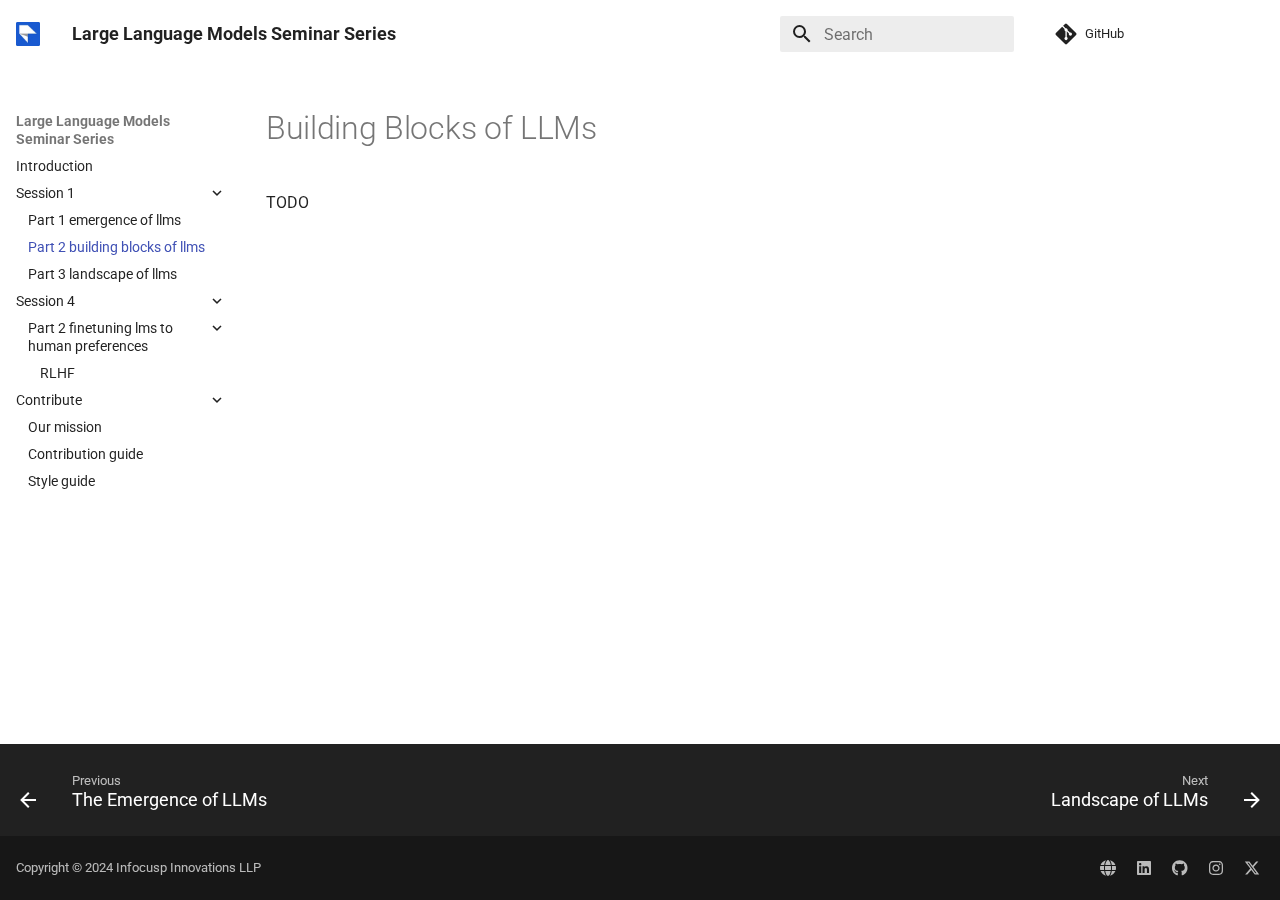
<file: session_1/part_2_building_blocks_of_llms/index.html>
<!doctype html>
<html lang="en" class="no-js">
  <head>
    
      <meta charset="utf-8">
      <meta name="viewport" content="width=device-width,initial-scale=1">
      
      
      
      
        <link rel="prev" href="../part_1_emergence_of_llms/">
      
      
        <link rel="next" href="../part_3_landscape_of_llms/">
      
      
      <link rel="icon" href="../../assets/images/favicon.png">
      <meta name="generator" content="mkdocs-1.5.3, mkdocs-material-9.5.17">
    
    
      
        <title>Building Blocks of LLMs - Large Language Models Seminar Series</title>
      
    
    
      <link rel="stylesheet" href="../../assets/stylesheets/main.bcfcd587.min.css">
      
        
        <link rel="stylesheet" href="../../assets/stylesheets/palette.06af60db.min.css">
      
      


    
    
      
    
    
      
        
        
        <link rel="preconnect" href="https://fonts.gstatic.com" crossorigin>
        <link rel="stylesheet" href="https://fonts.googleapis.com/css?family=Roboto:300,300i,400,400i,700,700i%7CRoboto+Mono:400,400i,700,700i&display=fallback">
        <style>:root{--md-text-font:"Roboto";--md-code-font:"Roboto Mono"}</style>
      
    
    
      <link rel="stylesheet" href="../../stylesheets/extra.css">
    
    <script>__md_scope=new URL("../..",location),__md_hash=e=>[...e].reduce((e,_)=>(e<<5)-e+_.charCodeAt(0),0),__md_get=(e,_=localStorage,t=__md_scope)=>JSON.parse(_.getItem(t.pathname+"."+e)),__md_set=(e,_,t=localStorage,a=__md_scope)=>{try{t.setItem(a.pathname+"."+e,JSON.stringify(_))}catch(e){}}</script>
    
      

    
    
    
  </head>
  
  
    
    
    
    
    
    <body dir="ltr" data-md-color-scheme="default" data-md-color-primary="white" data-md-color-accent="indigo">
  
    
    <input class="md-toggle" data-md-toggle="drawer" type="checkbox" id="__drawer" autocomplete="off">
    <input class="md-toggle" data-md-toggle="search" type="checkbox" id="__search" autocomplete="off">
    <label class="md-overlay" for="__drawer"></label>
    <div data-md-component="skip">
      
        
        <a href="#building-blocks-of-llms" class="md-skip">
          Skip to content
        </a>
      
    </div>
    <div data-md-component="announce">
      
    </div>
    
    
      

  

<header class="md-header md-header--shadow" data-md-component="header">
  <nav class="md-header__inner md-grid" aria-label="Header">
    <a href="../.." title="Large Language Models Seminar Series" class="md-header__button md-logo" aria-label="Large Language Models Seminar Series" data-md-component="logo">
      
  <img src="../../images/site/infocusp_logo_blue.png" alt="logo">

    </a>
    <label class="md-header__button md-icon" for="__drawer">
      
      <svg xmlns="http://www.w3.org/2000/svg" viewBox="0 0 24 24"><path d="M3 6h18v2H3V6m0 5h18v2H3v-2m0 5h18v2H3v-2Z"/></svg>
    </label>
    <div class="md-header__title" data-md-component="header-title">
      <div class="md-header__ellipsis">
        <div class="md-header__topic">
          <span class="md-ellipsis">
            Large Language Models Seminar Series
          </span>
        </div>
        <div class="md-header__topic" data-md-component="header-topic">
          <span class="md-ellipsis">
            
              Building Blocks of LLMs
            
          </span>
        </div>
      </div>
    </div>
    
      
    
    
    
    
      <label class="md-header__button md-icon" for="__search">
        
        <svg xmlns="http://www.w3.org/2000/svg" viewBox="0 0 24 24"><path d="M9.5 3A6.5 6.5 0 0 1 16 9.5c0 1.61-.59 3.09-1.56 4.23l.27.27h.79l5 5-1.5 1.5-5-5v-.79l-.27-.27A6.516 6.516 0 0 1 9.5 16 6.5 6.5 0 0 1 3 9.5 6.5 6.5 0 0 1 9.5 3m0 2C7 5 5 7 5 9.5S7 14 9.5 14 14 12 14 9.5 12 5 9.5 5Z"/></svg>
      </label>
      <div class="md-search" data-md-component="search" role="dialog">
  <label class="md-search__overlay" for="__search"></label>
  <div class="md-search__inner" role="search">
    <form class="md-search__form" name="search">
      <input type="text" class="md-search__input" name="query" aria-label="Search" placeholder="Search" autocapitalize="off" autocorrect="off" autocomplete="off" spellcheck="false" data-md-component="search-query" required>
      <label class="md-search__icon md-icon" for="__search">
        
        <svg xmlns="http://www.w3.org/2000/svg" viewBox="0 0 24 24"><path d="M9.5 3A6.5 6.5 0 0 1 16 9.5c0 1.61-.59 3.09-1.56 4.23l.27.27h.79l5 5-1.5 1.5-5-5v-.79l-.27-.27A6.516 6.516 0 0 1 9.5 16 6.5 6.5 0 0 1 3 9.5 6.5 6.5 0 0 1 9.5 3m0 2C7 5 5 7 5 9.5S7 14 9.5 14 14 12 14 9.5 12 5 9.5 5Z"/></svg>
        
        <svg xmlns="http://www.w3.org/2000/svg" viewBox="0 0 24 24"><path d="M20 11v2H8l5.5 5.5-1.42 1.42L4.16 12l7.92-7.92L13.5 5.5 8 11h12Z"/></svg>
      </label>
      <nav class="md-search__options" aria-label="Search">
        
          <a href="javascript:void(0)" class="md-search__icon md-icon" title="Share" aria-label="Share" data-clipboard data-clipboard-text="" data-md-component="search-share" tabindex="-1">
            
            <svg xmlns="http://www.w3.org/2000/svg" viewBox="0 0 24 24"><path d="M18 16.08c-.76 0-1.44.3-1.96.77L8.91 12.7c.05-.23.09-.46.09-.7 0-.24-.04-.47-.09-.7l7.05-4.11c.54.5 1.25.81 2.04.81a3 3 0 0 0 3-3 3 3 0 0 0-3-3 3 3 0 0 0-3 3c0 .24.04.47.09.7L8.04 9.81C7.5 9.31 6.79 9 6 9a3 3 0 0 0-3 3 3 3 0 0 0 3 3c.79 0 1.5-.31 2.04-.81l7.12 4.15c-.05.21-.08.43-.08.66 0 1.61 1.31 2.91 2.92 2.91 1.61 0 2.92-1.3 2.92-2.91A2.92 2.92 0 0 0 18 16.08Z"/></svg>
          </a>
        
        <button type="reset" class="md-search__icon md-icon" title="Clear" aria-label="Clear" tabindex="-1">
          
          <svg xmlns="http://www.w3.org/2000/svg" viewBox="0 0 24 24"><path d="M19 6.41 17.59 5 12 10.59 6.41 5 5 6.41 10.59 12 5 17.59 6.41 19 12 13.41 17.59 19 19 17.59 13.41 12 19 6.41Z"/></svg>
        </button>
      </nav>
      
        <div class="md-search__suggest" data-md-component="search-suggest"></div>
      
    </form>
    <div class="md-search__output">
      <div class="md-search__scrollwrap" data-md-scrollfix>
        <div class="md-search-result" data-md-component="search-result">
          <div class="md-search-result__meta">
            Initializing search
          </div>
          <ol class="md-search-result__list" role="presentation"></ol>
        </div>
      </div>
    </div>
  </div>
</div>
    
    
      <div class="md-header__source">
        <a href="https://github.com/InFoCusp/llm_seminar_series" title="Go to repository" class="md-source" data-md-component="source">
  <div class="md-source__icon md-icon">
    
    <svg xmlns="http://www.w3.org/2000/svg" viewBox="0 0 448 512"><!--! Font Awesome Free 6.5.1 by @fontawesome - https://fontawesome.com License - https://fontawesome.com/license/free (Icons: CC BY 4.0, Fonts: SIL OFL 1.1, Code: MIT License) Copyright 2023 Fonticons, Inc.--><path d="M439.55 236.05 244 40.45a28.87 28.87 0 0 0-40.81 0l-40.66 40.63 51.52 51.52c27.06-9.14 52.68 16.77 43.39 43.68l49.66 49.66c34.23-11.8 61.18 31 35.47 56.69-26.49 26.49-70.21-2.87-56-37.34L240.22 199v121.85c25.3 12.54 22.26 41.85 9.08 55a34.34 34.34 0 0 1-48.55 0c-17.57-17.6-11.07-46.91 11.25-56v-123c-20.8-8.51-24.6-30.74-18.64-45L142.57 101 8.45 235.14a28.86 28.86 0 0 0 0 40.81l195.61 195.6a28.86 28.86 0 0 0 40.8 0l194.69-194.69a28.86 28.86 0 0 0 0-40.81z"/></svg>
  </div>
  <div class="md-source__repository">
    GitHub
  </div>
</a>
      </div>
    
  </nav>
  
</header>
    
    <div class="md-container" data-md-component="container">
      
      
        
          
        
      
      <main class="md-main" data-md-component="main">
        <div class="md-main__inner md-grid">
          
            
              
              <div class="md-sidebar md-sidebar--primary" data-md-component="sidebar" data-md-type="navigation" >
                <div class="md-sidebar__scrollwrap">
                  <div class="md-sidebar__inner">
                    



<nav class="md-nav md-nav--primary" aria-label="Navigation" data-md-level="0">
  <label class="md-nav__title" for="__drawer">
    <a href="../.." title="Large Language Models Seminar Series" class="md-nav__button md-logo" aria-label="Large Language Models Seminar Series" data-md-component="logo">
      
  <img src="../../images/site/infocusp_logo_blue.png" alt="logo">

    </a>
    Large Language Models Seminar Series
  </label>
  
    <div class="md-nav__source">
      <a href="https://github.com/InFoCusp/llm_seminar_series" title="Go to repository" class="md-source" data-md-component="source">
  <div class="md-source__icon md-icon">
    
    <svg xmlns="http://www.w3.org/2000/svg" viewBox="0 0 448 512"><!--! Font Awesome Free 6.5.1 by @fontawesome - https://fontawesome.com License - https://fontawesome.com/license/free (Icons: CC BY 4.0, Fonts: SIL OFL 1.1, Code: MIT License) Copyright 2023 Fonticons, Inc.--><path d="M439.55 236.05 244 40.45a28.87 28.87 0 0 0-40.81 0l-40.66 40.63 51.52 51.52c27.06-9.14 52.68 16.77 43.39 43.68l49.66 49.66c34.23-11.8 61.18 31 35.47 56.69-26.49 26.49-70.21-2.87-56-37.34L240.22 199v121.85c25.3 12.54 22.26 41.85 9.08 55a34.34 34.34 0 0 1-48.55 0c-17.57-17.6-11.07-46.91 11.25-56v-123c-20.8-8.51-24.6-30.74-18.64-45L142.57 101 8.45 235.14a28.86 28.86 0 0 0 0 40.81l195.61 195.6a28.86 28.86 0 0 0 40.8 0l194.69-194.69a28.86 28.86 0 0 0 0-40.81z"/></svg>
  </div>
  <div class="md-source__repository">
    GitHub
  </div>
</a>
    </div>
  
  <ul class="md-nav__list" data-md-scrollfix>
    
      
      
  
  
  
  
    <li class="md-nav__item">
      <a href="../.." class="md-nav__link">
        
  
  <span class="md-ellipsis">
    Introduction
  </span>
  

      </a>
    </li>
  

    
      
      
  
  
    
  
  
  
    
    
      
        
          
        
      
        
      
        
      
        
      
    
    
    
    <li class="md-nav__item md-nav__item--active md-nav__item--nested">
      
        
        
        <input class="md-nav__toggle md-toggle " type="checkbox" id="__nav_2" checked>
        
          
          
          <div class="md-nav__link md-nav__container">
            <a href="../" class="md-nav__link ">
              
  
  <span class="md-ellipsis">
    Session 1
  </span>
  

            </a>
            
              
              <label class="md-nav__link " for="__nav_2" id="__nav_2_label" tabindex="0">
                <span class="md-nav__icon md-icon"></span>
              </label>
            
          </div>
        
        <nav class="md-nav" data-md-level="1" aria-labelledby="__nav_2_label" aria-expanded="true">
          <label class="md-nav__title" for="__nav_2">
            <span class="md-nav__icon md-icon"></span>
            Session 1
          </label>
          <ul class="md-nav__list" data-md-scrollfix>
            
              
            
              
                
  
  
  
  
    
    
      
        
          
        
      
    
    
    
    <li class="md-nav__item md-nav__item--nested">
      
        
        
          
        
        <input class="md-nav__toggle md-toggle md-toggle--indeterminate" type="checkbox" id="__nav_2_2" >
        
          
          
          <div class="md-nav__link md-nav__container">
            <a href="../part_1_emergence_of_llms/" class="md-nav__link ">
              
  
  <span class="md-ellipsis">
    Part 1 emergence of llms
  </span>
  

            </a>
            
          </div>
        
        <nav class="md-nav" data-md-level="2" aria-labelledby="__nav_2_2_label" aria-expanded="false">
          <label class="md-nav__title" for="__nav_2_2">
            <span class="md-nav__icon md-icon"></span>
            Part 1 emergence of llms
          </label>
          <ul class="md-nav__list" data-md-scrollfix>
            
              
            
          </ul>
        </nav>
      
    </li>
  

              
            
              
                
  
  
    
  
  
  
    
    
      
        
          
        
      
    
    
    
    <li class="md-nav__item md-nav__item--active md-nav__item--nested">
      
        
        
        <input class="md-nav__toggle md-toggle " type="checkbox" id="__nav_2_3" checked>
        
          
          
          <div class="md-nav__link md-nav__container">
            <a href="./" class="md-nav__link md-nav__link--active">
              
  
  <span class="md-ellipsis">
    Part 2 building blocks of llms
  </span>
  

            </a>
            
          </div>
        
        <nav class="md-nav" data-md-level="2" aria-labelledby="__nav_2_3_label" aria-expanded="true">
          <label class="md-nav__title" for="__nav_2_3">
            <span class="md-nav__icon md-icon"></span>
            Part 2 building blocks of llms
          </label>
          <ul class="md-nav__list" data-md-scrollfix>
            
              
            
          </ul>
        </nav>
      
    </li>
  

              
            
              
                
  
  
  
  
    
    
      
        
          
        
      
    
    
    
    <li class="md-nav__item md-nav__item--nested">
      
        
        
          
        
        <input class="md-nav__toggle md-toggle md-toggle--indeterminate" type="checkbox" id="__nav_2_4" >
        
          
          
          <div class="md-nav__link md-nav__container">
            <a href="../part_3_landscape_of_llms/" class="md-nav__link ">
              
  
  <span class="md-ellipsis">
    Part 3 landscape of llms
  </span>
  

            </a>
            
          </div>
        
        <nav class="md-nav" data-md-level="2" aria-labelledby="__nav_2_4_label" aria-expanded="false">
          <label class="md-nav__title" for="__nav_2_4">
            <span class="md-nav__icon md-icon"></span>
            Part 3 landscape of llms
          </label>
          <ul class="md-nav__list" data-md-scrollfix>
            
              
            
          </ul>
        </nav>
      
    </li>
  

              
            
          </ul>
        </nav>
      
    </li>
  

    
      
      
  
  
  
  
    
    
      
        
          
        
      
        
      
    
    
    
    <li class="md-nav__item md-nav__item--nested">
      
        
        
          
        
        <input class="md-nav__toggle md-toggle md-toggle--indeterminate" type="checkbox" id="__nav_3" >
        
          
          
          <div class="md-nav__link md-nav__container">
            <a href="../../session_4/" class="md-nav__link ">
              
  
  <span class="md-ellipsis">
    Session 4
  </span>
  

            </a>
            
              
              <label class="md-nav__link " for="__nav_3" id="__nav_3_label" tabindex="0">
                <span class="md-nav__icon md-icon"></span>
              </label>
            
          </div>
        
        <nav class="md-nav" data-md-level="1" aria-labelledby="__nav_3_label" aria-expanded="false">
          <label class="md-nav__title" for="__nav_3">
            <span class="md-nav__icon md-icon"></span>
            Session 4
          </label>
          <ul class="md-nav__list" data-md-scrollfix>
            
              
            
              
                
  
  
  
  
    
    
      
        
      
    
    
    
    <li class="md-nav__item md-nav__item--nested">
      
        
        
          
        
        <input class="md-nav__toggle md-toggle md-toggle--indeterminate" type="checkbox" id="__nav_3_2" >
        
          
          <label class="md-nav__link" for="__nav_3_2" id="__nav_3_2_label" tabindex="0">
            
  
  <span class="md-ellipsis">
    Part 2 finetuning lms to human preferences
  </span>
  

            <span class="md-nav__icon md-icon"></span>
          </label>
        
        <nav class="md-nav" data-md-level="2" aria-labelledby="__nav_3_2_label" aria-expanded="false">
          <label class="md-nav__title" for="__nav_3_2">
            <span class="md-nav__icon md-icon"></span>
            Part 2 finetuning lms to human preferences
          </label>
          <ul class="md-nav__list" data-md-scrollfix>
            
              
                
  
  
  
  
    <li class="md-nav__item">
      <a href="../../session_4/part_2_finetuning_lms_to_human_preferences/RLHF/" class="md-nav__link">
        
  
  <span class="md-ellipsis">
    RLHF
  </span>
  

      </a>
    </li>
  

              
            
          </ul>
        </nav>
      
    </li>
  

              
            
          </ul>
        </nav>
      
    </li>
  

    
      
      
  
  
  
  
    
    
      
        
      
        
      
        
      
    
    
    
    <li class="md-nav__item md-nav__item--nested">
      
        
        
          
        
        <input class="md-nav__toggle md-toggle md-toggle--indeterminate" type="checkbox" id="__nav_4" >
        
          
          <label class="md-nav__link" for="__nav_4" id="__nav_4_label" tabindex="0">
            
  
  <span class="md-ellipsis">
    Contribute
  </span>
  

            <span class="md-nav__icon md-icon"></span>
          </label>
        
        <nav class="md-nav" data-md-level="1" aria-labelledby="__nav_4_label" aria-expanded="false">
          <label class="md-nav__title" for="__nav_4">
            <span class="md-nav__icon md-icon"></span>
            Contribute
          </label>
          <ul class="md-nav__list" data-md-scrollfix>
            
              
                
  
  
  
  
    <li class="md-nav__item">
      <a href="../../contribute/OUR_MISSION/" class="md-nav__link">
        
  
  <span class="md-ellipsis">
    Our mission
  </span>
  

      </a>
    </li>
  

              
            
              
                
  
  
  
  
    <li class="md-nav__item">
      <a href="../../contribute/CONTRIBUTION/" class="md-nav__link">
        
  
  <span class="md-ellipsis">
    Contribution guide
  </span>
  

      </a>
    </li>
  

              
            
              
                
  
  
  
  
    <li class="md-nav__item">
      <a href="../../contribute/STYLE_GUIDES/" class="md-nav__link">
        
  
  <span class="md-ellipsis">
    Style guide
  </span>
  

      </a>
    </li>
  

              
            
          </ul>
        </nav>
      
    </li>
  

    
  </ul>
</nav>
                  </div>
                </div>
              </div>
            
            
              
              <div class="md-sidebar md-sidebar--secondary" data-md-component="sidebar" data-md-type="toc" >
                <div class="md-sidebar__scrollwrap">
                  <div class="md-sidebar__inner">
                    

<nav class="md-nav md-nav--secondary" aria-label="Table of contents">
  
  
  
    
  
  
</nav>
                  </div>
                </div>
              </div>
            
          
          
            <div class="md-content" data-md-component="content">
              <article class="md-content__inner md-typeset">
                
                  

  
  


<h1 id="building-blocks-of-llms">Building Blocks of LLMs<a class="headerlink" href="#building-blocks-of-llms" title="Permanent link">&para;</a></h1>
<p>TODO</p>












                
              </article>
            </div>
          
          
<script>var target=document.getElementById(location.hash.slice(1));target&&target.name&&(target.checked=target.name.startsWith("__tabbed_"))</script>
        </div>
        
          <button type="button" class="md-top md-icon" data-md-component="top" hidden>
  
  <svg xmlns="http://www.w3.org/2000/svg" viewBox="0 0 24 24"><path d="M13 20h-2V8l-5.5 5.5-1.42-1.42L12 4.16l7.92 7.92-1.42 1.42L13 8v12Z"/></svg>
  Back to top
</button>
        
      </main>
      
        <footer class="md-footer">
  
    
      
      <nav class="md-footer__inner md-grid" aria-label="Footer" >
        
          
          <a href="../part_1_emergence_of_llms/" class="md-footer__link md-footer__link--prev" aria-label="Previous: The Emergence of LLMs">
            <div class="md-footer__button md-icon">
              
              <svg xmlns="http://www.w3.org/2000/svg" viewBox="0 0 24 24"><path d="M20 11v2H8l5.5 5.5-1.42 1.42L4.16 12l7.92-7.92L13.5 5.5 8 11h12Z"/></svg>
            </div>
            <div class="md-footer__title">
              <span class="md-footer__direction">
                Previous
              </span>
              <div class="md-ellipsis">
                The Emergence of LLMs
              </div>
            </div>
          </a>
        
        
          
          <a href="../part_3_landscape_of_llms/" class="md-footer__link md-footer__link--next" aria-label="Next: Landscape of LLMs">
            <div class="md-footer__title">
              <span class="md-footer__direction">
                Next
              </span>
              <div class="md-ellipsis">
                Landscape of LLMs
              </div>
            </div>
            <div class="md-footer__button md-icon">
              
              <svg xmlns="http://www.w3.org/2000/svg" viewBox="0 0 24 24"><path d="M4 11v2h12l-5.5 5.5 1.42 1.42L19.84 12l-7.92-7.92L10.5 5.5 16 11H4Z"/></svg>
            </div>
          </a>
        
      </nav>
    
  
  <div class="md-footer-meta md-typeset">
    <div class="md-footer-meta__inner md-grid">
      <div class="md-copyright">
  
    <div class="md-copyright__highlight">
      Copyright &copy; 2024 Infocusp Innovations LLP
    </div>
  
  
</div>
      
        <div class="md-social">
  
    
    
    
    
      
      
    
    <a href="https://infocusp.com" target="_blank" rel="noopener" title="infocusp.com" class="md-social__link">
      <svg xmlns="http://www.w3.org/2000/svg" viewBox="0 0 512 512"><!--! Font Awesome Free 6.5.1 by @fontawesome - https://fontawesome.com License - https://fontawesome.com/license/free (Icons: CC BY 4.0, Fonts: SIL OFL 1.1, Code: MIT License) Copyright 2023 Fonticons, Inc.--><path d="M352 256c0 22.2-1.2 43.6-3.3 64H163.3c-2.2-20.4-3.3-41.8-3.3-64s1.2-43.6 3.3-64h185.4c2.2 20.4 3.3 41.8 3.3 64zm28.8-64h123.1c5.3 20.5 8.1 41.9 8.1 64s-2.8 43.5-8.1 64H380.8c2.1-20.6 3.2-42 3.2-64s-1.1-43.4-3.2-64zm112.6-32H376.7c-10-63.9-29.8-117.4-55.3-151.6 78.3 20.7 142 77.5 171.9 151.6zm-149.1 0H167.7c6.1-36.4 15.5-68.6 27-94.7 10.5-23.6 22.2-40.7 33.5-51.5C239.4 3.2 248.7 0 256 0s16.6 3.2 27.8 13.8c11.3 10.8 23 27.9 33.5 51.5 11.6 26 20.9 58.2 27 94.7zm-209 0H18.6c30-74.1 93.6-130.9 172-151.6-25.5 34.2-45.3 87.7-55.3 151.6zM8.1 192h123.1c-2.1 20.6-3.2 42-3.2 64s1.1 43.4 3.2 64H8.1C2.8 299.5 0 278.1 0 256s2.8-43.5 8.1-64zm186.6 254.6c-11.6-26-20.9-58.2-27-94.6h176.6c-6.1 36.4-15.5 68.6-27 94.6-10.5 23.6-22.2 40.7-33.5 51.5-11.2 10.7-20.5 13.9-27.8 13.9s-16.6-3.2-27.8-13.8c-11.3-10.8-23-27.9-33.5-51.5zM135.3 352c10 63.9 29.8 117.4 55.3 151.6-78.4-20.7-142-77.5-172-151.6h116.7zm358.1 0c-30 74.1-93.6 130.9-171.9 151.6 25.5-34.2 45.2-87.7 55.3-151.6h116.6z"/></svg>
    </a>
  
    
    
    
    
      
      
    
    <a href="https://in.linkedin.com/company/infocusp" target="_blank" rel="noopener" title="in.linkedin.com" class="md-social__link">
      <svg xmlns="http://www.w3.org/2000/svg" viewBox="0 0 448 512"><!--! Font Awesome Free 6.5.1 by @fontawesome - https://fontawesome.com License - https://fontawesome.com/license/free (Icons: CC BY 4.0, Fonts: SIL OFL 1.1, Code: MIT License) Copyright 2023 Fonticons, Inc.--><path d="M416 32H31.9C14.3 32 0 46.5 0 64.3v383.4C0 465.5 14.3 480 31.9 480H416c17.6 0 32-14.5 32-32.3V64.3c0-17.8-14.4-32.3-32-32.3zM135.4 416H69V202.2h66.5V416zm-33.2-243c-21.3 0-38.5-17.3-38.5-38.5S80.9 96 102.2 96c21.2 0 38.5 17.3 38.5 38.5 0 21.3-17.2 38.5-38.5 38.5zm282.1 243h-66.4V312c0-24.8-.5-56.7-34.5-56.7-34.6 0-39.9 27-39.9 54.9V416h-66.4V202.2h63.7v29.2h.9c8.9-16.8 30.6-34.5 62.9-34.5 67.2 0 79.7 44.3 79.7 101.9V416z"/></svg>
    </a>
  
    
    
    
    
      
      
    
    <a href="https://github.com/InFoCusp" target="_blank" rel="noopener" title="github.com" class="md-social__link">
      <svg xmlns="http://www.w3.org/2000/svg" viewBox="0 0 496 512"><!--! Font Awesome Free 6.5.1 by @fontawesome - https://fontawesome.com License - https://fontawesome.com/license/free (Icons: CC BY 4.0, Fonts: SIL OFL 1.1, Code: MIT License) Copyright 2023 Fonticons, Inc.--><path d="M165.9 397.4c0 2-2.3 3.6-5.2 3.6-3.3.3-5.6-1.3-5.6-3.6 0-2 2.3-3.6 5.2-3.6 3-.3 5.6 1.3 5.6 3.6zm-31.1-4.5c-.7 2 1.3 4.3 4.3 4.9 2.6 1 5.6 0 6.2-2s-1.3-4.3-4.3-5.2c-2.6-.7-5.5.3-6.2 2.3zm44.2-1.7c-2.9.7-4.9 2.6-4.6 4.9.3 2 2.9 3.3 5.9 2.6 2.9-.7 4.9-2.6 4.6-4.6-.3-1.9-3-3.2-5.9-2.9zM244.8 8C106.1 8 0 113.3 0 252c0 110.9 69.8 205.8 169.5 239.2 12.8 2.3 17.3-5.6 17.3-12.1 0-6.2-.3-40.4-.3-61.4 0 0-70 15-84.7-29.8 0 0-11.4-29.1-27.8-36.6 0 0-22.9-15.7 1.6-15.4 0 0 24.9 2 38.6 25.8 21.9 38.6 58.6 27.5 72.9 20.9 2.3-16 8.8-27.1 16-33.7-55.9-6.2-112.3-14.3-112.3-110.5 0-27.5 7.6-41.3 23.6-58.9-2.6-6.5-11.1-33.3 2.6-67.9 20.9-6.5 69 27 69 27 20-5.6 41.5-8.5 62.8-8.5s42.8 2.9 62.8 8.5c0 0 48.1-33.6 69-27 13.7 34.7 5.2 61.4 2.6 67.9 16 17.7 25.8 31.5 25.8 58.9 0 96.5-58.9 104.2-114.8 110.5 9.2 7.9 17 22.9 17 46.4 0 33.7-.3 75.4-.3 83.6 0 6.5 4.6 14.4 17.3 12.1C428.2 457.8 496 362.9 496 252 496 113.3 383.5 8 244.8 8zM97.2 352.9c-1.3 1-1 3.3.7 5.2 1.6 1.6 3.9 2.3 5.2 1 1.3-1 1-3.3-.7-5.2-1.6-1.6-3.9-2.3-5.2-1zm-10.8-8.1c-.7 1.3.3 2.9 2.3 3.9 1.6 1 3.6.7 4.3-.7.7-1.3-.3-2.9-2.3-3.9-2-.6-3.6-.3-4.3.7zm32.4 35.6c-1.6 1.3-1 4.3 1.3 6.2 2.3 2.3 5.2 2.6 6.5 1 1.3-1.3.7-4.3-1.3-6.2-2.2-2.3-5.2-2.6-6.5-1zm-11.4-14.7c-1.6 1-1.6 3.6 0 5.9 1.6 2.3 4.3 3.3 5.6 2.3 1.6-1.3 1.6-3.9 0-6.2-1.4-2.3-4-3.3-5.6-2z"/></svg>
    </a>
  
    
    
    
    
      
      
    
    <a href="https://instagram.com/infocuspinnovations" target="_blank" rel="noopener" title="instagram.com" class="md-social__link">
      <svg xmlns="http://www.w3.org/2000/svg" viewBox="0 0 448 512"><!--! Font Awesome Free 6.5.1 by @fontawesome - https://fontawesome.com License - https://fontawesome.com/license/free (Icons: CC BY 4.0, Fonts: SIL OFL 1.1, Code: MIT License) Copyright 2023 Fonticons, Inc.--><path d="M224.1 141c-63.6 0-114.9 51.3-114.9 114.9s51.3 114.9 114.9 114.9S339 319.5 339 255.9 287.7 141 224.1 141zm0 189.6c-41.1 0-74.7-33.5-74.7-74.7s33.5-74.7 74.7-74.7 74.7 33.5 74.7 74.7-33.6 74.7-74.7 74.7zm146.4-194.3c0 14.9-12 26.8-26.8 26.8-14.9 0-26.8-12-26.8-26.8s12-26.8 26.8-26.8 26.8 12 26.8 26.8zm76.1 27.2c-1.7-35.9-9.9-67.7-36.2-93.9-26.2-26.2-58-34.4-93.9-36.2-37-2.1-147.9-2.1-184.9 0-35.8 1.7-67.6 9.9-93.9 36.1s-34.4 58-36.2 93.9c-2.1 37-2.1 147.9 0 184.9 1.7 35.9 9.9 67.7 36.2 93.9s58 34.4 93.9 36.2c37 2.1 147.9 2.1 184.9 0 35.9-1.7 67.7-9.9 93.9-36.2 26.2-26.2 34.4-58 36.2-93.9 2.1-37 2.1-147.8 0-184.8zM398.8 388c-7.8 19.6-22.9 34.7-42.6 42.6-29.5 11.7-99.5 9-132.1 9s-102.7 2.6-132.1-9c-19.6-7.8-34.7-22.9-42.6-42.6-11.7-29.5-9-99.5-9-132.1s-2.6-102.7 9-132.1c7.8-19.6 22.9-34.7 42.6-42.6 29.5-11.7 99.5-9 132.1-9s102.7-2.6 132.1 9c19.6 7.8 34.7 22.9 42.6 42.6 11.7 29.5 9 99.5 9 132.1s2.7 102.7-9 132.1z"/></svg>
    </a>
  
    
    
    
    
      
      
    
    <a href="https://twitter.com/_infocusp" target="_blank" rel="noopener" title="twitter.com" class="md-social__link">
      <svg xmlns="http://www.w3.org/2000/svg" viewBox="0 0 512 512"><!--! Font Awesome Free 6.5.1 by @fontawesome - https://fontawesome.com License - https://fontawesome.com/license/free (Icons: CC BY 4.0, Fonts: SIL OFL 1.1, Code: MIT License) Copyright 2023 Fonticons, Inc.--><path d="M389.2 48h70.6L305.6 224.2 487 464H345L233.7 318.6 106.5 464H35.8l164.9-188.5L26.8 48h145.6l100.5 132.9L389.2 48zm-24.8 373.8h39.1L151.1 88h-42l255.3 333.8z"/></svg>
    </a>
  
</div>
      
    </div>
  </div>
</footer>
      
    </div>
    <div class="md-dialog" data-md-component="dialog">
      <div class="md-dialog__inner md-typeset"></div>
    </div>
    
    
    <script id="__config" type="application/json">{"base": "../..", "features": ["content.code.copy", "navigation.footer", "navigation.expand", "navigation.path", "navigation.indexes", "navigation.top", "search.suggest", "search.share", "search.highlight"], "search": "../../assets/javascripts/workers/search.b8dbb3d2.min.js", "translations": {"clipboard.copied": "Copied to clipboard", "clipboard.copy": "Copy to clipboard", "search.result.more.one": "1 more on this page", "search.result.more.other": "# more on this page", "search.result.none": "No matching documents", "search.result.one": "1 matching document", "search.result.other": "# matching documents", "search.result.placeholder": "Type to start searching", "search.result.term.missing": "Missing", "select.version": "Select version"}}</script>
    
    
      <script src="../../assets/javascripts/bundle.1e8ae164.min.js"></script>
      
    
  </body>
</html>
</file>
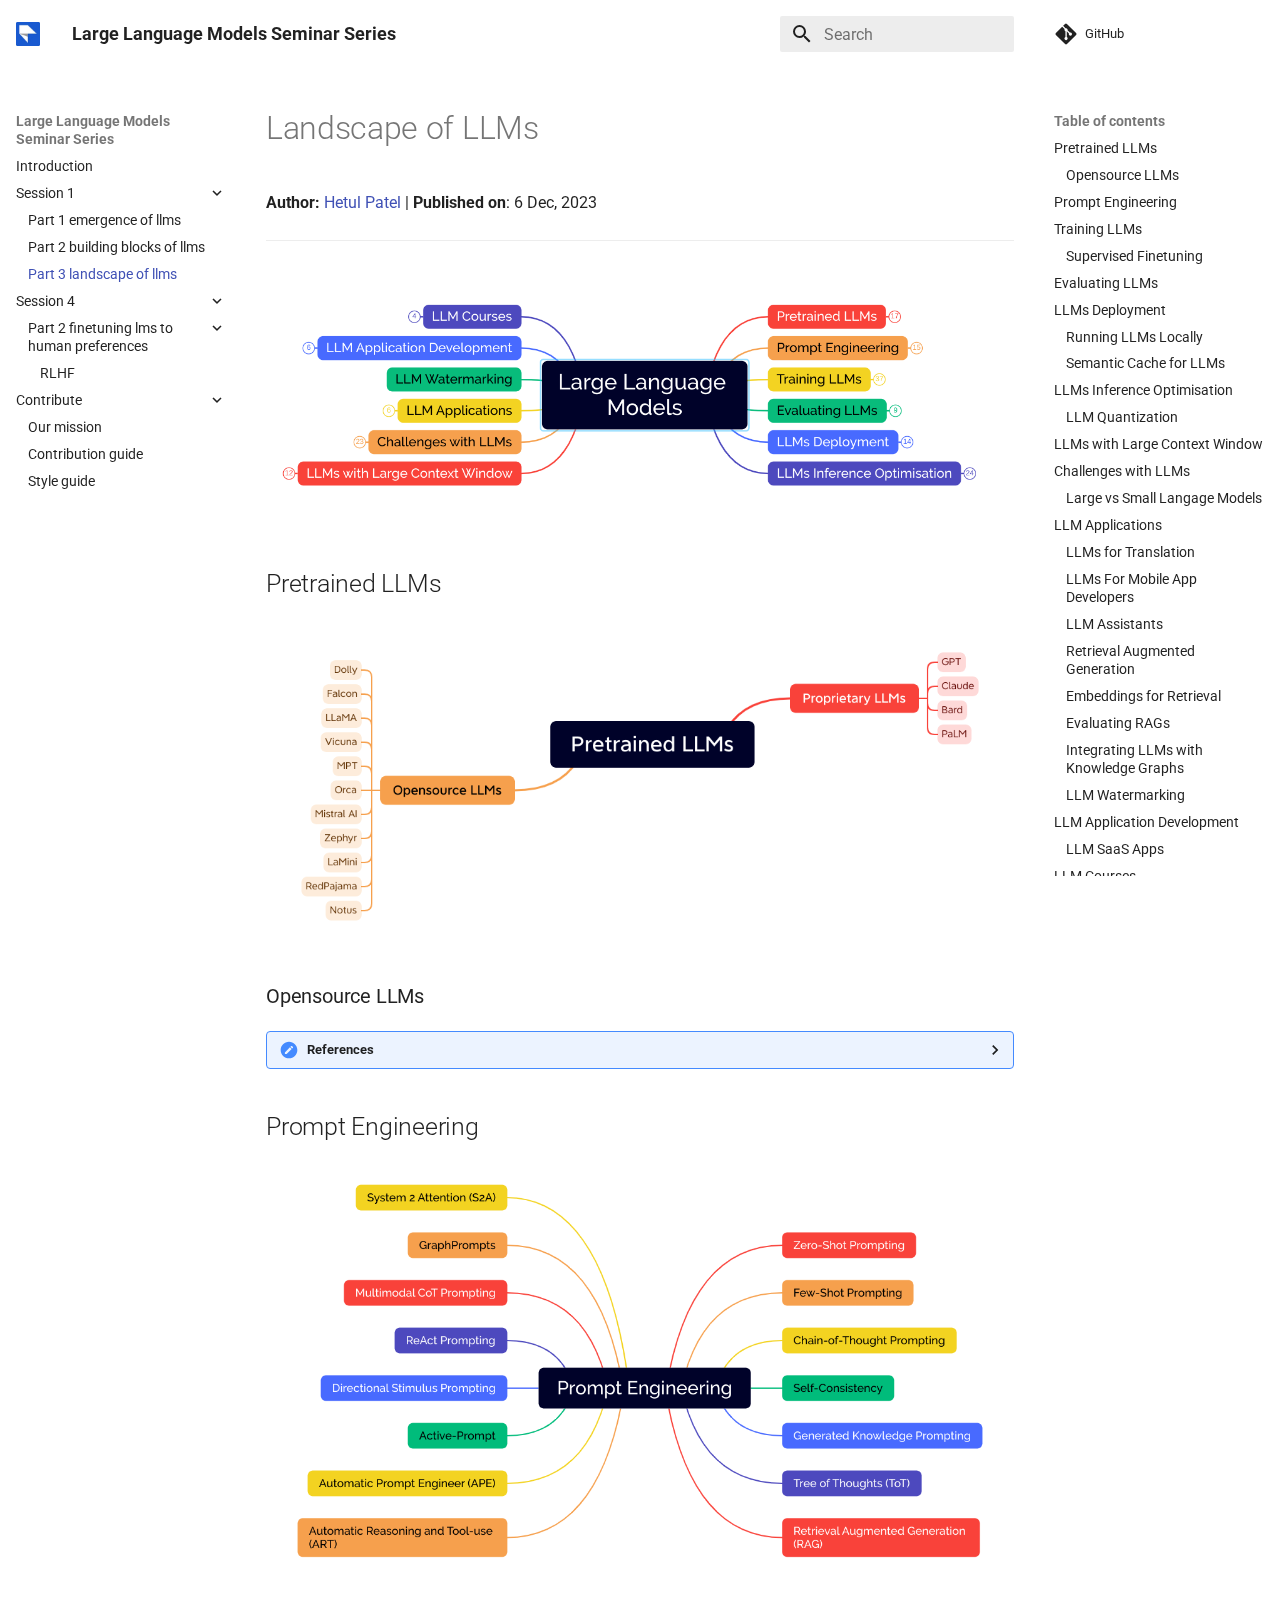
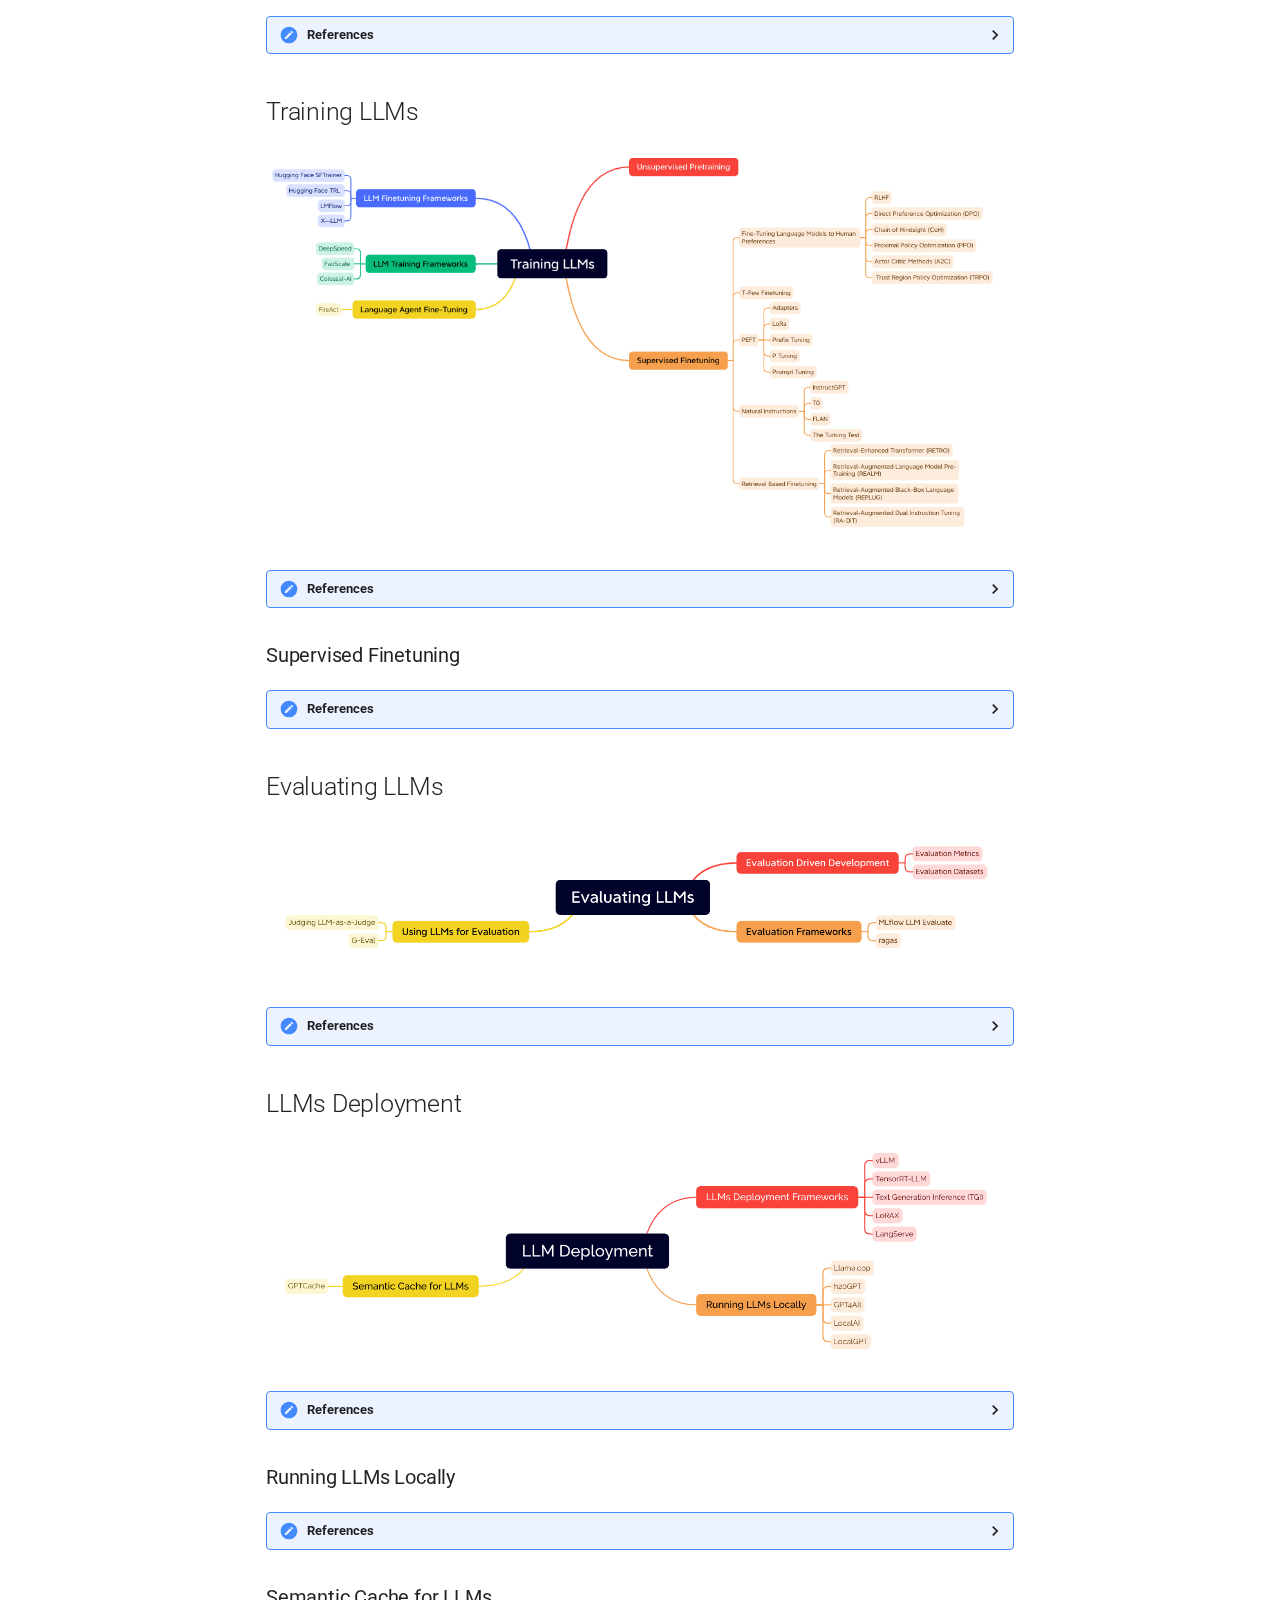
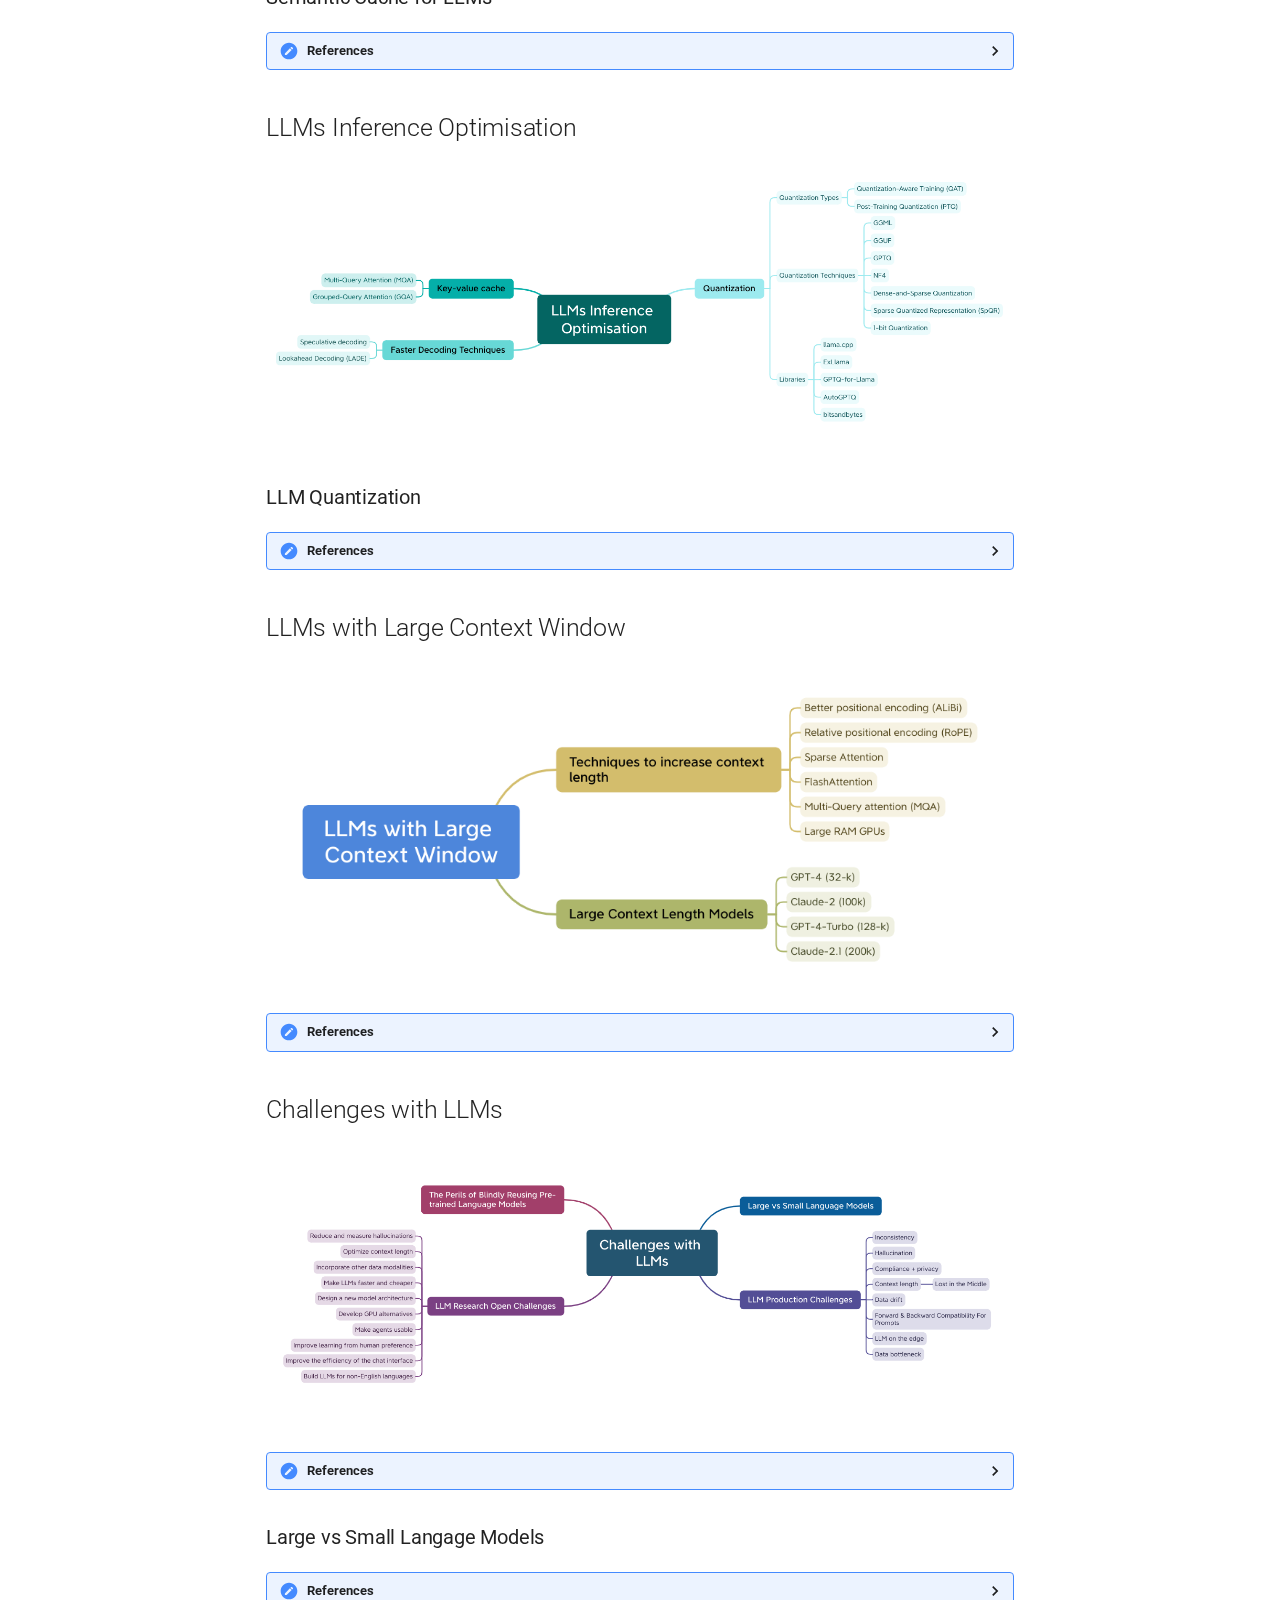
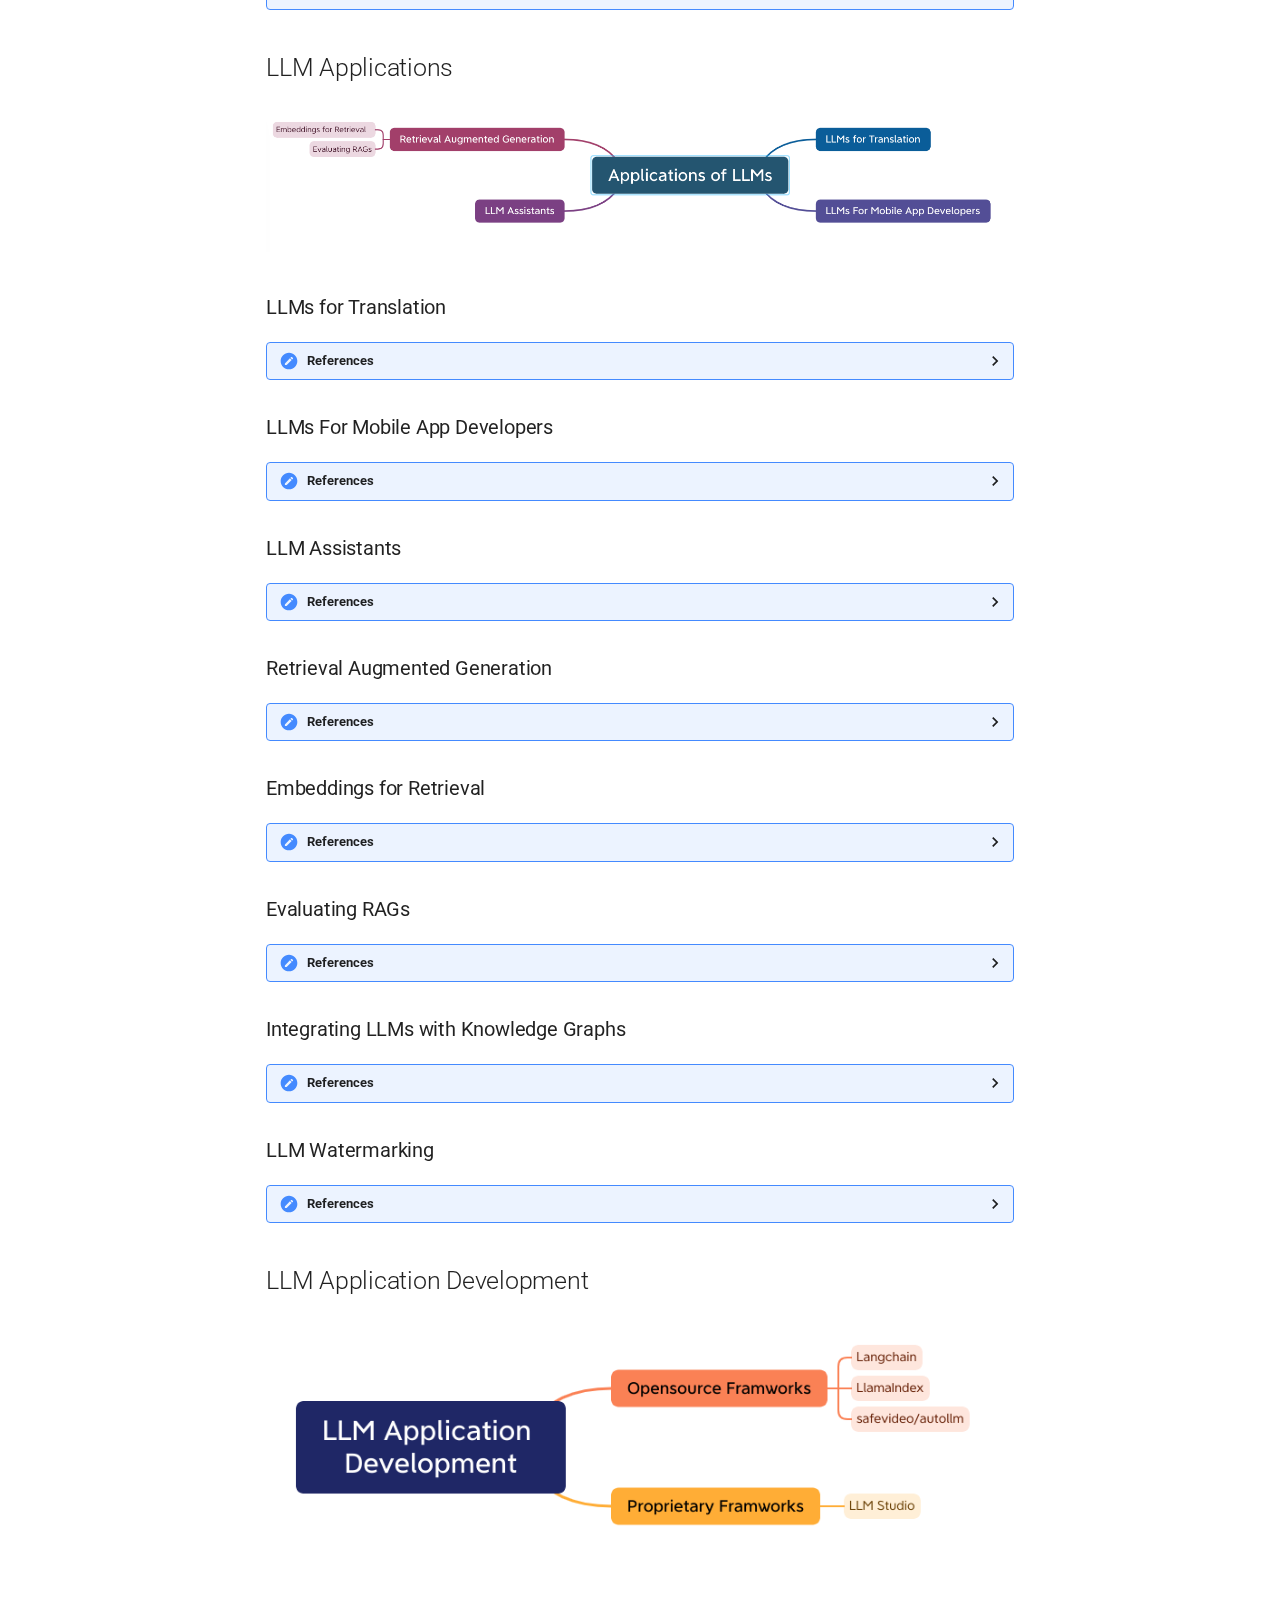
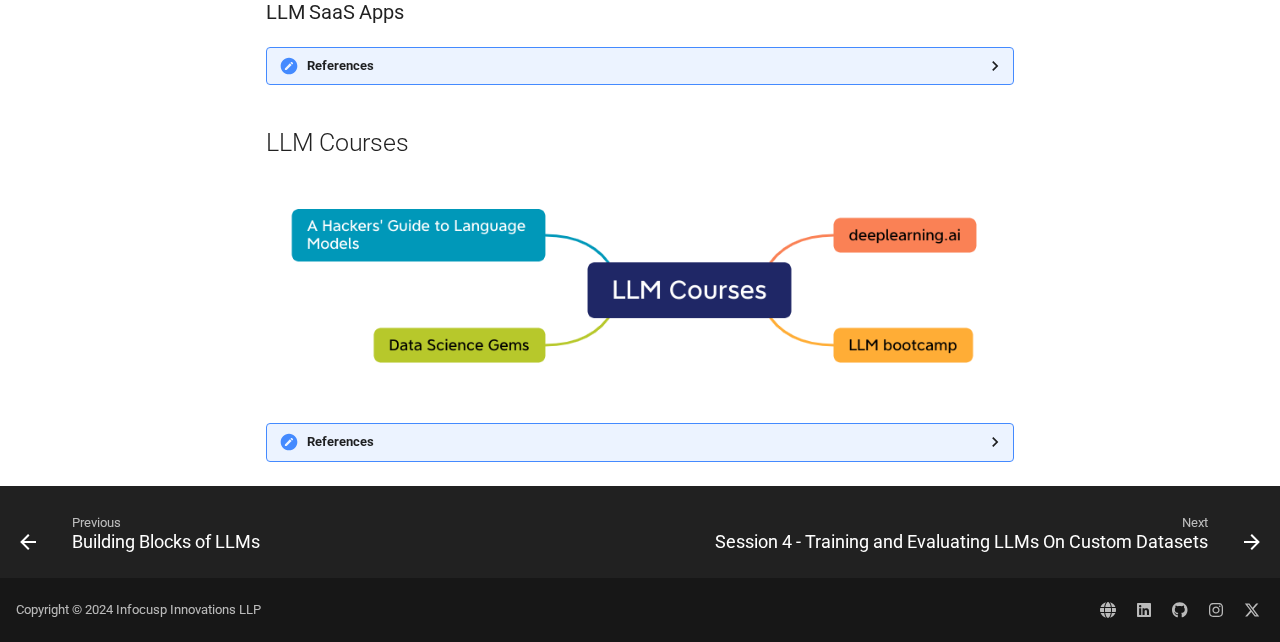
<file: session_1/part_3_landscape_of_llms/index.html>
<!doctype html>
<html lang="en" class="no-js">
  <head>
    
      <meta charset="utf-8">
      <meta name="viewport" content="width=device-width,initial-scale=1">
      
      
      
      
        <link rel="prev" href="../part_2_building_blocks_of_llms/">
      
      
        <link rel="next" href="../../session_4/">
      
      
      <link rel="icon" href="../../assets/images/favicon.png">
      <meta name="generator" content="mkdocs-1.5.3, mkdocs-material-9.5.17">
    
    
      
        <title>Landscape of LLMs - Large Language Models Seminar Series</title>
      
    
    
      <link rel="stylesheet" href="../../assets/stylesheets/main.bcfcd587.min.css">
      
        
        <link rel="stylesheet" href="../../assets/stylesheets/palette.06af60db.min.css">
      
      


    
    
      
    
    
      
        
        
        <link rel="preconnect" href="https://fonts.gstatic.com" crossorigin>
        <link rel="stylesheet" href="https://fonts.googleapis.com/css?family=Roboto:300,300i,400,400i,700,700i%7CRoboto+Mono:400,400i,700,700i&display=fallback">
        <style>:root{--md-text-font:"Roboto";--md-code-font:"Roboto Mono"}</style>
      
    
    
      <link rel="stylesheet" href="../../stylesheets/extra.css">
    
    <script>__md_scope=new URL("../..",location),__md_hash=e=>[...e].reduce((e,_)=>(e<<5)-e+_.charCodeAt(0),0),__md_get=(e,_=localStorage,t=__md_scope)=>JSON.parse(_.getItem(t.pathname+"."+e)),__md_set=(e,_,t=localStorage,a=__md_scope)=>{try{t.setItem(a.pathname+"."+e,JSON.stringify(_))}catch(e){}}</script>
    
      

    
    
    
  </head>
  
  
    
    
    
    
    
    <body dir="ltr" data-md-color-scheme="default" data-md-color-primary="white" data-md-color-accent="indigo">
  
    
    <input class="md-toggle" data-md-toggle="drawer" type="checkbox" id="__drawer" autocomplete="off">
    <input class="md-toggle" data-md-toggle="search" type="checkbox" id="__search" autocomplete="off">
    <label class="md-overlay" for="__drawer"></label>
    <div data-md-component="skip">
      
        
        <a href="#landscape-of-llms" class="md-skip">
          Skip to content
        </a>
      
    </div>
    <div data-md-component="announce">
      
    </div>
    
    
      

  

<header class="md-header md-header--shadow" data-md-component="header">
  <nav class="md-header__inner md-grid" aria-label="Header">
    <a href="../.." title="Large Language Models Seminar Series" class="md-header__button md-logo" aria-label="Large Language Models Seminar Series" data-md-component="logo">
      
  <img src="../../images/site/infocusp_logo_blue.png" alt="logo">

    </a>
    <label class="md-header__button md-icon" for="__drawer">
      
      <svg xmlns="http://www.w3.org/2000/svg" viewBox="0 0 24 24"><path d="M3 6h18v2H3V6m0 5h18v2H3v-2m0 5h18v2H3v-2Z"/></svg>
    </label>
    <div class="md-header__title" data-md-component="header-title">
      <div class="md-header__ellipsis">
        <div class="md-header__topic">
          <span class="md-ellipsis">
            Large Language Models Seminar Series
          </span>
        </div>
        <div class="md-header__topic" data-md-component="header-topic">
          <span class="md-ellipsis">
            
              Landscape of LLMs
            
          </span>
        </div>
      </div>
    </div>
    
      
    
    
    
    
      <label class="md-header__button md-icon" for="__search">
        
        <svg xmlns="http://www.w3.org/2000/svg" viewBox="0 0 24 24"><path d="M9.5 3A6.5 6.5 0 0 1 16 9.5c0 1.61-.59 3.09-1.56 4.23l.27.27h.79l5 5-1.5 1.5-5-5v-.79l-.27-.27A6.516 6.516 0 0 1 9.5 16 6.5 6.5 0 0 1 3 9.5 6.5 6.5 0 0 1 9.5 3m0 2C7 5 5 7 5 9.5S7 14 9.5 14 14 12 14 9.5 12 5 9.5 5Z"/></svg>
      </label>
      <div class="md-search" data-md-component="search" role="dialog">
  <label class="md-search__overlay" for="__search"></label>
  <div class="md-search__inner" role="search">
    <form class="md-search__form" name="search">
      <input type="text" class="md-search__input" name="query" aria-label="Search" placeholder="Search" autocapitalize="off" autocorrect="off" autocomplete="off" spellcheck="false" data-md-component="search-query" required>
      <label class="md-search__icon md-icon" for="__search">
        
        <svg xmlns="http://www.w3.org/2000/svg" viewBox="0 0 24 24"><path d="M9.5 3A6.5 6.5 0 0 1 16 9.5c0 1.61-.59 3.09-1.56 4.23l.27.27h.79l5 5-1.5 1.5-5-5v-.79l-.27-.27A6.516 6.516 0 0 1 9.5 16 6.5 6.5 0 0 1 3 9.5 6.5 6.5 0 0 1 9.5 3m0 2C7 5 5 7 5 9.5S7 14 9.5 14 14 12 14 9.5 12 5 9.5 5Z"/></svg>
        
        <svg xmlns="http://www.w3.org/2000/svg" viewBox="0 0 24 24"><path d="M20 11v2H8l5.5 5.5-1.42 1.42L4.16 12l7.92-7.92L13.5 5.5 8 11h12Z"/></svg>
      </label>
      <nav class="md-search__options" aria-label="Search">
        
          <a href="javascript:void(0)" class="md-search__icon md-icon" title="Share" aria-label="Share" data-clipboard data-clipboard-text="" data-md-component="search-share" tabindex="-1">
            
            <svg xmlns="http://www.w3.org/2000/svg" viewBox="0 0 24 24"><path d="M18 16.08c-.76 0-1.44.3-1.96.77L8.91 12.7c.05-.23.09-.46.09-.7 0-.24-.04-.47-.09-.7l7.05-4.11c.54.5 1.25.81 2.04.81a3 3 0 0 0 3-3 3 3 0 0 0-3-3 3 3 0 0 0-3 3c0 .24.04.47.09.7L8.04 9.81C7.5 9.31 6.79 9 6 9a3 3 0 0 0-3 3 3 3 0 0 0 3 3c.79 0 1.5-.31 2.04-.81l7.12 4.15c-.05.21-.08.43-.08.66 0 1.61 1.31 2.91 2.92 2.91 1.61 0 2.92-1.3 2.92-2.91A2.92 2.92 0 0 0 18 16.08Z"/></svg>
          </a>
        
        <button type="reset" class="md-search__icon md-icon" title="Clear" aria-label="Clear" tabindex="-1">
          
          <svg xmlns="http://www.w3.org/2000/svg" viewBox="0 0 24 24"><path d="M19 6.41 17.59 5 12 10.59 6.41 5 5 6.41 10.59 12 5 17.59 6.41 19 12 13.41 17.59 19 19 17.59 13.41 12 19 6.41Z"/></svg>
        </button>
      </nav>
      
        <div class="md-search__suggest" data-md-component="search-suggest"></div>
      
    </form>
    <div class="md-search__output">
      <div class="md-search__scrollwrap" data-md-scrollfix>
        <div class="md-search-result" data-md-component="search-result">
          <div class="md-search-result__meta">
            Initializing search
          </div>
          <ol class="md-search-result__list" role="presentation"></ol>
        </div>
      </div>
    </div>
  </div>
</div>
    
    
      <div class="md-header__source">
        <a href="https://github.com/InFoCusp/llm_seminar_series" title="Go to repository" class="md-source" data-md-component="source">
  <div class="md-source__icon md-icon">
    
    <svg xmlns="http://www.w3.org/2000/svg" viewBox="0 0 448 512"><!--! Font Awesome Free 6.5.1 by @fontawesome - https://fontawesome.com License - https://fontawesome.com/license/free (Icons: CC BY 4.0, Fonts: SIL OFL 1.1, Code: MIT License) Copyright 2023 Fonticons, Inc.--><path d="M439.55 236.05 244 40.45a28.87 28.87 0 0 0-40.81 0l-40.66 40.63 51.52 51.52c27.06-9.14 52.68 16.77 43.39 43.68l49.66 49.66c34.23-11.8 61.18 31 35.47 56.69-26.49 26.49-70.21-2.87-56-37.34L240.22 199v121.85c25.3 12.54 22.26 41.85 9.08 55a34.34 34.34 0 0 1-48.55 0c-17.57-17.6-11.07-46.91 11.25-56v-123c-20.8-8.51-24.6-30.74-18.64-45L142.57 101 8.45 235.14a28.86 28.86 0 0 0 0 40.81l195.61 195.6a28.86 28.86 0 0 0 40.8 0l194.69-194.69a28.86 28.86 0 0 0 0-40.81z"/></svg>
  </div>
  <div class="md-source__repository">
    GitHub
  </div>
</a>
      </div>
    
  </nav>
  
</header>
    
    <div class="md-container" data-md-component="container">
      
      
        
          
        
      
      <main class="md-main" data-md-component="main">
        <div class="md-main__inner md-grid">
          
            
              
              <div class="md-sidebar md-sidebar--primary" data-md-component="sidebar" data-md-type="navigation" >
                <div class="md-sidebar__scrollwrap">
                  <div class="md-sidebar__inner">
                    



<nav class="md-nav md-nav--primary" aria-label="Navigation" data-md-level="0">
  <label class="md-nav__title" for="__drawer">
    <a href="../.." title="Large Language Models Seminar Series" class="md-nav__button md-logo" aria-label="Large Language Models Seminar Series" data-md-component="logo">
      
  <img src="../../images/site/infocusp_logo_blue.png" alt="logo">

    </a>
    Large Language Models Seminar Series
  </label>
  
    <div class="md-nav__source">
      <a href="https://github.com/InFoCusp/llm_seminar_series" title="Go to repository" class="md-source" data-md-component="source">
  <div class="md-source__icon md-icon">
    
    <svg xmlns="http://www.w3.org/2000/svg" viewBox="0 0 448 512"><!--! Font Awesome Free 6.5.1 by @fontawesome - https://fontawesome.com License - https://fontawesome.com/license/free (Icons: CC BY 4.0, Fonts: SIL OFL 1.1, Code: MIT License) Copyright 2023 Fonticons, Inc.--><path d="M439.55 236.05 244 40.45a28.87 28.87 0 0 0-40.81 0l-40.66 40.63 51.52 51.52c27.06-9.14 52.68 16.77 43.39 43.68l49.66 49.66c34.23-11.8 61.18 31 35.47 56.69-26.49 26.49-70.21-2.87-56-37.34L240.22 199v121.85c25.3 12.54 22.26 41.85 9.08 55a34.34 34.34 0 0 1-48.55 0c-17.57-17.6-11.07-46.91 11.25-56v-123c-20.8-8.51-24.6-30.74-18.64-45L142.57 101 8.45 235.14a28.86 28.86 0 0 0 0 40.81l195.61 195.6a28.86 28.86 0 0 0 40.8 0l194.69-194.69a28.86 28.86 0 0 0 0-40.81z"/></svg>
  </div>
  <div class="md-source__repository">
    GitHub
  </div>
</a>
    </div>
  
  <ul class="md-nav__list" data-md-scrollfix>
    
      
      
  
  
  
  
    <li class="md-nav__item">
      <a href="../.." class="md-nav__link">
        
  
  <span class="md-ellipsis">
    Introduction
  </span>
  

      </a>
    </li>
  

    
      
      
  
  
    
  
  
  
    
    
      
        
          
        
      
        
      
        
      
        
      
    
    
    
    <li class="md-nav__item md-nav__item--active md-nav__item--nested">
      
        
        
        <input class="md-nav__toggle md-toggle " type="checkbox" id="__nav_2" checked>
        
          
          
          <div class="md-nav__link md-nav__container">
            <a href="../" class="md-nav__link ">
              
  
  <span class="md-ellipsis">
    Session 1
  </span>
  

            </a>
            
              
              <label class="md-nav__link " for="__nav_2" id="__nav_2_label" tabindex="0">
                <span class="md-nav__icon md-icon"></span>
              </label>
            
          </div>
        
        <nav class="md-nav" data-md-level="1" aria-labelledby="__nav_2_label" aria-expanded="true">
          <label class="md-nav__title" for="__nav_2">
            <span class="md-nav__icon md-icon"></span>
            Session 1
          </label>
          <ul class="md-nav__list" data-md-scrollfix>
            
              
            
              
                
  
  
  
  
    
    
      
        
          
        
      
    
    
    
    <li class="md-nav__item md-nav__item--nested">
      
        
        
          
        
        <input class="md-nav__toggle md-toggle md-toggle--indeterminate" type="checkbox" id="__nav_2_2" >
        
          
          
          <div class="md-nav__link md-nav__container">
            <a href="../part_1_emergence_of_llms/" class="md-nav__link ">
              
  
  <span class="md-ellipsis">
    Part 1 emergence of llms
  </span>
  

            </a>
            
          </div>
        
        <nav class="md-nav" data-md-level="2" aria-labelledby="__nav_2_2_label" aria-expanded="false">
          <label class="md-nav__title" for="__nav_2_2">
            <span class="md-nav__icon md-icon"></span>
            Part 1 emergence of llms
          </label>
          <ul class="md-nav__list" data-md-scrollfix>
            
              
            
          </ul>
        </nav>
      
    </li>
  

              
            
              
                
  
  
  
  
    
    
      
        
          
        
      
    
    
    
    <li class="md-nav__item md-nav__item--nested">
      
        
        
          
        
        <input class="md-nav__toggle md-toggle md-toggle--indeterminate" type="checkbox" id="__nav_2_3" >
        
          
          
          <div class="md-nav__link md-nav__container">
            <a href="../part_2_building_blocks_of_llms/" class="md-nav__link ">
              
  
  <span class="md-ellipsis">
    Part 2 building blocks of llms
  </span>
  

            </a>
            
          </div>
        
        <nav class="md-nav" data-md-level="2" aria-labelledby="__nav_2_3_label" aria-expanded="false">
          <label class="md-nav__title" for="__nav_2_3">
            <span class="md-nav__icon md-icon"></span>
            Part 2 building blocks of llms
          </label>
          <ul class="md-nav__list" data-md-scrollfix>
            
              
            
          </ul>
        </nav>
      
    </li>
  

              
            
              
                
  
  
    
  
  
  
    
    
      
        
          
        
      
    
    
    
    <li class="md-nav__item md-nav__item--active md-nav__item--nested">
      
        
        
        <input class="md-nav__toggle md-toggle " type="checkbox" id="__nav_2_4" checked>
        
          
          
          <div class="md-nav__link md-nav__container">
            <a href="./" class="md-nav__link md-nav__link--active">
              
  
  <span class="md-ellipsis">
    Part 3 landscape of llms
  </span>
  

            </a>
            
          </div>
        
        <nav class="md-nav" data-md-level="2" aria-labelledby="__nav_2_4_label" aria-expanded="true">
          <label class="md-nav__title" for="__nav_2_4">
            <span class="md-nav__icon md-icon"></span>
            Part 3 landscape of llms
          </label>
          <ul class="md-nav__list" data-md-scrollfix>
            
              
            
          </ul>
        </nav>
      
    </li>
  

              
            
          </ul>
        </nav>
      
    </li>
  

    
      
      
  
  
  
  
    
    
      
        
          
        
      
        
      
    
    
    
    <li class="md-nav__item md-nav__item--nested">
      
        
        
          
        
        <input class="md-nav__toggle md-toggle md-toggle--indeterminate" type="checkbox" id="__nav_3" >
        
          
          
          <div class="md-nav__link md-nav__container">
            <a href="../../session_4/" class="md-nav__link ">
              
  
  <span class="md-ellipsis">
    Session 4
  </span>
  

            </a>
            
              
              <label class="md-nav__link " for="__nav_3" id="__nav_3_label" tabindex="0">
                <span class="md-nav__icon md-icon"></span>
              </label>
            
          </div>
        
        <nav class="md-nav" data-md-level="1" aria-labelledby="__nav_3_label" aria-expanded="false">
          <label class="md-nav__title" for="__nav_3">
            <span class="md-nav__icon md-icon"></span>
            Session 4
          </label>
          <ul class="md-nav__list" data-md-scrollfix>
            
              
            
              
                
  
  
  
  
    
    
      
        
      
    
    
    
    <li class="md-nav__item md-nav__item--nested">
      
        
        
          
        
        <input class="md-nav__toggle md-toggle md-toggle--indeterminate" type="checkbox" id="__nav_3_2" >
        
          
          <label class="md-nav__link" for="__nav_3_2" id="__nav_3_2_label" tabindex="0">
            
  
  <span class="md-ellipsis">
    Part 2 finetuning lms to human preferences
  </span>
  

            <span class="md-nav__icon md-icon"></span>
          </label>
        
        <nav class="md-nav" data-md-level="2" aria-labelledby="__nav_3_2_label" aria-expanded="false">
          <label class="md-nav__title" for="__nav_3_2">
            <span class="md-nav__icon md-icon"></span>
            Part 2 finetuning lms to human preferences
          </label>
          <ul class="md-nav__list" data-md-scrollfix>
            
              
                
  
  
  
  
    <li class="md-nav__item">
      <a href="../../session_4/part_2_finetuning_lms_to_human_preferences/RLHF/" class="md-nav__link">
        
  
  <span class="md-ellipsis">
    RLHF
  </span>
  

      </a>
    </li>
  

              
            
          </ul>
        </nav>
      
    </li>
  

              
            
          </ul>
        </nav>
      
    </li>
  

    
      
      
  
  
  
  
    
    
      
        
      
        
      
        
      
    
    
    
    <li class="md-nav__item md-nav__item--nested">
      
        
        
          
        
        <input class="md-nav__toggle md-toggle md-toggle--indeterminate" type="checkbox" id="__nav_4" >
        
          
          <label class="md-nav__link" for="__nav_4" id="__nav_4_label" tabindex="0">
            
  
  <span class="md-ellipsis">
    Contribute
  </span>
  

            <span class="md-nav__icon md-icon"></span>
          </label>
        
        <nav class="md-nav" data-md-level="1" aria-labelledby="__nav_4_label" aria-expanded="false">
          <label class="md-nav__title" for="__nav_4">
            <span class="md-nav__icon md-icon"></span>
            Contribute
          </label>
          <ul class="md-nav__list" data-md-scrollfix>
            
              
                
  
  
  
  
    <li class="md-nav__item">
      <a href="../../contribute/OUR_MISSION/" class="md-nav__link">
        
  
  <span class="md-ellipsis">
    Our mission
  </span>
  

      </a>
    </li>
  

              
            
              
                
  
  
  
  
    <li class="md-nav__item">
      <a href="../../contribute/CONTRIBUTION/" class="md-nav__link">
        
  
  <span class="md-ellipsis">
    Contribution guide
  </span>
  

      </a>
    </li>
  

              
            
              
                
  
  
  
  
    <li class="md-nav__item">
      <a href="../../contribute/STYLE_GUIDES/" class="md-nav__link">
        
  
  <span class="md-ellipsis">
    Style guide
  </span>
  

      </a>
    </li>
  

              
            
          </ul>
        </nav>
      
    </li>
  

    
  </ul>
</nav>
                  </div>
                </div>
              </div>
            
            
              
              <div class="md-sidebar md-sidebar--secondary" data-md-component="sidebar" data-md-type="toc" >
                <div class="md-sidebar__scrollwrap">
                  <div class="md-sidebar__inner">
                    

<nav class="md-nav md-nav--secondary" aria-label="Table of contents">
  
  
  
    
  
  
    <label class="md-nav__title" for="__toc">
      <span class="md-nav__icon md-icon"></span>
      Table of contents
    </label>
    <ul class="md-nav__list" data-md-component="toc" data-md-scrollfix>
      
        <li class="md-nav__item">
  <a href="#pretrained-llms" class="md-nav__link">
    <span class="md-ellipsis">
      Pretrained LLMs
    </span>
  </a>
  
    <nav class="md-nav" aria-label="Pretrained LLMs">
      <ul class="md-nav__list">
        
          <li class="md-nav__item">
  <a href="#opensource-llms" class="md-nav__link">
    <span class="md-ellipsis">
      Opensource LLMs
    </span>
  </a>
  
</li>
        
      </ul>
    </nav>
  
</li>
      
        <li class="md-nav__item">
  <a href="#prompt-engineering" class="md-nav__link">
    <span class="md-ellipsis">
      Prompt Engineering
    </span>
  </a>
  
</li>
      
        <li class="md-nav__item">
  <a href="#training-llms" class="md-nav__link">
    <span class="md-ellipsis">
      Training LLMs
    </span>
  </a>
  
    <nav class="md-nav" aria-label="Training LLMs">
      <ul class="md-nav__list">
        
          <li class="md-nav__item">
  <a href="#supervised-finetuning" class="md-nav__link">
    <span class="md-ellipsis">
      Supervised Finetuning
    </span>
  </a>
  
</li>
        
      </ul>
    </nav>
  
</li>
      
        <li class="md-nav__item">
  <a href="#evaluating-llms" class="md-nav__link">
    <span class="md-ellipsis">
      Evaluating LLMs
    </span>
  </a>
  
</li>
      
        <li class="md-nav__item">
  <a href="#llms-deployment" class="md-nav__link">
    <span class="md-ellipsis">
      LLMs Deployment
    </span>
  </a>
  
    <nav class="md-nav" aria-label="LLMs Deployment">
      <ul class="md-nav__list">
        
          <li class="md-nav__item">
  <a href="#running-llms-locally" class="md-nav__link">
    <span class="md-ellipsis">
      Running LLMs Locally
    </span>
  </a>
  
</li>
        
          <li class="md-nav__item">
  <a href="#semantic-cache-for-llms" class="md-nav__link">
    <span class="md-ellipsis">
      Semantic Cache for LLMs
    </span>
  </a>
  
</li>
        
      </ul>
    </nav>
  
</li>
      
        <li class="md-nav__item">
  <a href="#llms-inference-optimisation" class="md-nav__link">
    <span class="md-ellipsis">
      LLMs Inference Optimisation
    </span>
  </a>
  
    <nav class="md-nav" aria-label="LLMs Inference Optimisation">
      <ul class="md-nav__list">
        
          <li class="md-nav__item">
  <a href="#llm-quantization" class="md-nav__link">
    <span class="md-ellipsis">
      LLM Quantization
    </span>
  </a>
  
</li>
        
      </ul>
    </nav>
  
</li>
      
        <li class="md-nav__item">
  <a href="#llms-with-large-context-window" class="md-nav__link">
    <span class="md-ellipsis">
      LLMs with Large Context Window
    </span>
  </a>
  
</li>
      
        <li class="md-nav__item">
  <a href="#challenges-with-llms" class="md-nav__link">
    <span class="md-ellipsis">
      Challenges with LLMs
    </span>
  </a>
  
    <nav class="md-nav" aria-label="Challenges with LLMs">
      <ul class="md-nav__list">
        
          <li class="md-nav__item">
  <a href="#large-vs-small-langage-models" class="md-nav__link">
    <span class="md-ellipsis">
      Large vs Small Langage Models
    </span>
  </a>
  
</li>
        
      </ul>
    </nav>
  
</li>
      
        <li class="md-nav__item">
  <a href="#llm-applications" class="md-nav__link">
    <span class="md-ellipsis">
      LLM Applications
    </span>
  </a>
  
    <nav class="md-nav" aria-label="LLM Applications">
      <ul class="md-nav__list">
        
          <li class="md-nav__item">
  <a href="#llms-for-translation" class="md-nav__link">
    <span class="md-ellipsis">
      LLMs for Translation
    </span>
  </a>
  
</li>
        
          <li class="md-nav__item">
  <a href="#llms-for-mobile-app-developers" class="md-nav__link">
    <span class="md-ellipsis">
      LLMs For Mobile App Developers
    </span>
  </a>
  
</li>
        
          <li class="md-nav__item">
  <a href="#llm-assistants" class="md-nav__link">
    <span class="md-ellipsis">
      LLM Assistants
    </span>
  </a>
  
</li>
        
          <li class="md-nav__item">
  <a href="#retrieval-augmented-generation" class="md-nav__link">
    <span class="md-ellipsis">
      Retrieval Augmented Generation
    </span>
  </a>
  
</li>
        
          <li class="md-nav__item">
  <a href="#embeddings-for-retrieval" class="md-nav__link">
    <span class="md-ellipsis">
      Embeddings for Retrieval
    </span>
  </a>
  
</li>
        
          <li class="md-nav__item">
  <a href="#evaluating-rags" class="md-nav__link">
    <span class="md-ellipsis">
      Evaluating RAGs
    </span>
  </a>
  
</li>
        
          <li class="md-nav__item">
  <a href="#integrating-llms-with-knowledge-graphs" class="md-nav__link">
    <span class="md-ellipsis">
      Integrating LLMs with Knowledge Graphs
    </span>
  </a>
  
</li>
        
          <li class="md-nav__item">
  <a href="#llm-watermarking" class="md-nav__link">
    <span class="md-ellipsis">
      LLM Watermarking
    </span>
  </a>
  
</li>
        
      </ul>
    </nav>
  
</li>
      
        <li class="md-nav__item">
  <a href="#llm-application-development" class="md-nav__link">
    <span class="md-ellipsis">
      LLM Application Development
    </span>
  </a>
  
    <nav class="md-nav" aria-label="LLM Application Development">
      <ul class="md-nav__list">
        
          <li class="md-nav__item">
  <a href="#llm-saas-apps" class="md-nav__link">
    <span class="md-ellipsis">
      LLM SaaS Apps
    </span>
  </a>
  
</li>
        
      </ul>
    </nav>
  
</li>
      
        <li class="md-nav__item">
  <a href="#llm-courses" class="md-nav__link">
    <span class="md-ellipsis">
      LLM Courses
    </span>
  </a>
  
</li>
      
    </ul>
  
</nav>
                  </div>
                </div>
              </div>
            
          
          
            <div class="md-content" data-md-component="content">
              <article class="md-content__inner md-typeset">
                
                  

  
  


<h1 id="landscape-of-llms">Landscape of LLMs<a class="headerlink" href="#landscape-of-llms" title="Permanent link">&para;</a></h1>
<p><strong>Author:</strong> <a href="https://in.linkedin.com/in/hetul-v-patel">Hetul Patel</a> | <strong>Published on</strong>: 6 Dec, 2023</p>
<hr>

<p><img alt="LLM Landscape" src="../../images/session_1/part_3_landscape_of_llms/Large%20Language%20Models-Main.png" /></p>
<h2 id="pretrained-llms">Pretrained LLMs<a class="headerlink" href="#pretrained-llms" title="Permanent link">&para;</a></h2>
<p><img alt="Pretrained LLMs" src="../../images/session_1/part_3_landscape_of_llms/Large%20Language%20Models-pretrained-llms.png" /></p>
<h3 id="opensource-llms">Opensource LLMs<a class="headerlink" href="#opensource-llms" title="Permanent link">&para;</a></h3>
<details>
<summary>References</summary>
<ul>
<li>
<p><a href="https://www.linkedin.com/posts/danielvanstrien_paper-page-prometheus-inducing-fine-grained-activity-7120763227533139969-ML2K?utm_source=share&amp;utm_medium=member_ios">Can we stop relying on proprietary LLMs to evaluate open LLMs?</a></p>
<p><code>Evaluation</code> <code>Open LLM</code> <code>Proprietary LLM</code> <code>GPT-4</code> <code>Feedback Collection dataset</code> <code>Prometheus model</code></p>
<p>Using proprietary LLMs like GPT-4 to evaluate open LLMs has limitations. The Feedback Collection dataset and the Prometheus model aim to close the gap between open and closed models by providing a way to evaluate open LLMs without relying on proprietary models.</p>
</li>
<li>
<p><a href="https://www.linkedin.com/posts/hagaylupesko_mpt-30b-raising-the-bar-for-open-source-activity-7077673886682603520-O0av?utm_source=share&amp;utm_medium=member_ios">MosaicML releases MPT-30B, a 30 billion parameter LLM that outperforms GPT-3</a></p>
<p><code>LLM</code> <code>Open Source</code> <code>Machine Learning</code> <code>Artificial Intelligence</code></p>
<p>MosaicML has released MPT-30B, a 30 billion parameter LLM that outperforms the original GPT-3 175 billion parameter model. It is fully open source for commercial use and comes with two fine-tuned variants: MPT-30B-Instruct and MPT-30B-Chat. MPT-30B-Chat is available to play with on HuggingFace, powered by MosaicML Inference. If you want to start using MPT-30B in production, you can customize and deploy it using MosaicML Training and MosaicML Inference.</p>
</li>
<li>
<p><a href="https://www.linkedin.com/posts/yampeleg_the-first-model-to-beat-100-of-chatgpt-35-activity-7081170084253040640-zM7t?utm_source=share&amp;utm_medium=member_ios">OpenChat Surpasses ChatGPT Performance With Open-Source Model</a></p>
<p><code>LLM</code> <code>OpenAI</code> <code>ChatGPT</code> <code>NLP</code> <code>Machine Learning</code></p>
<p>OpenChat has developed a new language model, Orca, that outperforms ChatGPT on the Vicuna benchmark. Orca was trained on a smaller dataset than ChatGPT, but achieved better performance by using a more efficient training method. OpenChat has made Orca open-source, so that other researchers can build on its success.</p>
</li>
<li>
<p><a href="https://magazine.sebastianraschka.com/p/ahead-of-ai-11-new-foundation-models?utm_campaign=post&amp;utm_medium=web">The Latest Advancements in Large Language Models: Unveiling Llama 2, Code Llama, and More</a></p>
<p><code>LLM</code> <code>Llama 2</code> <code>Code Llama</code> <code>GPT-4</code> <code>OpenAI</code> <code>Finetuning</code> <code>Transformer-based LLMs</code> <code>NeurIPS LLM Efficiency Challenge</code></p>
<p>The article discusses the latest advancements in large language models (LLMs), including the release of Meta's Llama 2 and Code Llama models, the leaked GPT-4 model details, OpenAI's new finetuning API, and the NeurIPS LLM Efficiency Challenge. It provides a comprehensive overview of the key features, capabilities, and potential applications of these models, while also highlighting ongoing challenges and debates in the field of LLMs.</p>
</li>
<li>
<p><a href="https://mistral.ai/news/announcing-mistral-7b/">Announcing Mistral 7B: The Most Powerful Language Model For Its Size</a></p>
<p><code>language-models</code> <code>machine-learning</code> <code>artificial-intelligence</code></p>
<p>The Mistral AI team has released Mistral 7B, a 7.3B parameter language model that outperforms Llama 2 13B on all metrics. It is easy to fine-tune on any task and is released under the Apache 2.0 license.</p>
</li>
<li>
<p><a href="https://www.linkedin.com/posts/ed-beeching-3553b468_we-will-soon-release-the-hugging-face-llm-activity-7117524096623484929-i6Pa?utm_source=share&amp;utm_medium=member_ios">Hugging Face Unveils Zephyr-7b: A State-of-the-Art 7B Chatbot</a></p>
<p><code>LLM</code> <code>Chatbot</code> <code>Natural Language Processing</code> <code>Artificial Intelligence</code></p>
<p>Hugging Face has released Zephyr-7b, a 7B chatbot that outperforms other models in its class on the MT Bench and Open LLM Leaderboard. The model was trained using a combination of instruction fine-tuning and Direct Preference Optimization on publicly available datasets. It is available to try out on the Hugging Face website.</p>
</li>
<li>
<p><a href="https://levelup.gitconnected.com/no-gpu-ok-this-mini-but-decent-language-model-can-run-on-your-obsolete-computer-540abf0e2b5b">LaMini-LM: Can Small Language Models Compete with Large Ones?</a></p>
<p><code>language models</code> <code>parameter scale</code> <code>computational requirements</code> <code>LaMini-LM</code> <code>distilled instructions</code></p>
<p>LaMini-LM is a small language model with a huge amount of distilled instructions. It is designed to achieve impressive results with a smaller model locally. In this article, we will delve into the details of LaMini-LM and see how tiny computational requirements the model asks for.</p>
</li>
<li>
<p><a href="https://www.linkedin.com/posts/sanyambhutani_fully-open-source-llama-13b-is-here-activity-7076550805570355201-RXhq?utm_source=share&amp;utm_medium=member_ios">Open Source LLaMA 13B Released with Full Commercial Usage Rights</a></p>
<p><code>Open Source LLaMA</code> <code>RedPajama Dataset</code> <code>SlimPajama Dataset</code> <code>Code Generation</code> <code>Commercial Usage</code> <code>Energy Efficiency</code></p>
<p>OpenLM research has released a fully open source version of the LLaMA 13B model, trained on the RedPajama dataset. The model weights are available in both Jax and PyTorch. The model is not ideal for code generation due to its treatment of empty spaces, but it remains one of the best open source models for building on top of. The authors are considering training future releases on the SlimPajama dataset, which is a cleaned version of the RedPajama dataset with 49% smaller size.</p>
</li>
<li>
<p><a href="https://argilla.io/blog/notus7b/">Meet Notus-7B: Data Curation and Open Science go a long way in shaping AI's future</a></p>
<p><code>Open Source LLM</code> <code>RLHF</code> <code>DPO</code></p>
<p>LLama 1 &amp; 2 opened the floodgates of open source LLMs. MistralAI released the most powerful 7B base LLM remotely inspired by the success of LLama 2. HuggingFace H4 released Zephyr trained on on a mix of publicly available, synthetic datasets using DPO. TsinghuaNLP released the UltraChat dataset, a large-scale, multi-round dialogue dataset. OpenBMB released the UltraFeedback dataset, a large-scale, fine-grained, diverse preference dataset for RLHF and DPO. Huggingface H4 team fine-tuned Zephyr using UltraChat (supervised fine tuning) and UltraFeedback (DPO for alignment). ArgillaIO fixed some data issues and improved on Zephyr to release Notus-7B.</p>
</li>
</ul>
</details>
<h2 id="prompt-engineering">Prompt Engineering<a class="headerlink" href="#prompt-engineering" title="Permanent link">&para;</a></h2>
<p><img alt="Prompt Engineering" src="../../images/session_1/part_3_landscape_of_llms/Large%20Language%20Models-prompt-engineering.png" /></p>
<details>
<summary>References</summary>
<ul>
<li>
<p><a href="https://www.promptingguide.ai/">Prompt Engineering Guide</a></p>
<p><code>Prompt Engineering</code> </p>
<p>Prompt engineering is a relatively new discipline for developing and optimizing prompts to efficiently use language models (LMs) for a wide variety of applications and research topics. Prompt engineering skills help to better understand the capabilities and limitations of large language models (LLMs).</p>
</li>
</ul>
</details>
<h2 id="training-llms">Training LLMs<a class="headerlink" href="#training-llms" title="Permanent link">&para;</a></h2>
<p><img alt="Training LLMs" src="../../images/session_1/part_3_landscape_of_llms/Large%20Language%20Models-training.png" /></p>
<details>
<summary>References</summary>
<ul>
<li>
<p><a href="https://www.linkedin.com/posts/ashishpatel2604_datascience-machinelearning-artificialintelligence-activity-7082215572150587392-SPN-?utm_source=share&amp;utm_medium=member_ios">Efficient Deep Learning Optimization Libraries for Large Language Model Training</a></p>
<p><code>DeepSpeed</code> <code>Megatron-DeepSpeed</code> <code>FairScale</code> <code>Megatron-LM</code> <code>Colossal-AI</code> <code>BMTrain</code> <code>Mesh TensorFlow</code> <code>max text</code> <code>Alpa</code> <code>GPT-NeoX</code></p>
<p>This article provides an overview of various deep learning optimization libraries that can simplify and optimize the training process for large language models. These libraries offer features such as distributed training, model parallelism, and efficient training algorithms, enabling researchers and practitioners to achieve better results with less effort.</p>
</li>
<li>
<p><a href="https://www.linkedin.com/posts/bhavsarpratik_fine-tuning-llms-best-practices-and-when-activity-7077291574581166081-_FBV?utm_source=share&amp;utm_medium=member_ios">LLM Training Techniques</a></p>
<p><code>Training vs Prompting Engineering</code> <code>Task Diversity for OOD Robustness</code> <code>Self-Instruction for Dataset Generation</code> <code>Self-Consistency for Higher Performance</code> <code>Evaluation</code></p>
<p>This MLOps Community podcast with Mark Huang discusses various LLM training techniques, including training vs prompting engineering, task diversity for OOD robustness, self-instruction for dataset generation, self-consistency for higher performance, and evaluation.</p>
</li>
<li>
<p><a href="https://www.linkedin.com/posts/prithivirajdamodaran_copy-my-0-annotation-rlhf-strategy-activity-7081134400792322048-BiIQ?utm_source=share&amp;utm_medium=member_ios">Deploying RLHF with 0 Annotations: A Case Study</a></p>
<p><code>real-world case-study</code> <code>reducing manual effort</code> <code>RLHF</code> <code>translation quality</code> <code>reward model</code> <code>user-designated pair</code> <code>regression model</code> <code>Allen AI's library RL4LMs</code> <code>T5/Flan-T5</code> <code>HF Trainer</code> <code>Sentence Transformers Cross-Encoders</code></p>
<p>This article presents a real-world case study of deploying RLHF with 0 annotations. It describes the challenges faced by a large translation company in SE Asia, and how RLHF was used to reduce manual effort in producing domain-specific vocabulary and robotic translations. The article also discusses the tools and libraries used, and provides a key takeaway for readers.</p>
</li>
<li>
<p><a href="https://www.linkedin.com/posts/ashishpatel2604_llms-data-analytics-activity-7079043798378422272-SpTX?utm_source=share&amp;utm_medium=member_ios">X-LLM: A Framework for Training Multimodal Language Models</a></p>
<p><code>Multimodal Language Models</code> <code>X-LLM</code> <code>Image Captioning</code> <code>Text-to-Speech</code> <code>Multimodal Question Answering</code></p>
<p>The paper proposes a new framework, X-LLM, for training multimodal language models. X-LLM consists of three main components: single-modal encoders, X2L interfaces, and a large language model (LLM). The authors evaluate X-LLM on a variety of tasks and show that it achieves state-of-the-art results.</p>
</li>
<li>
<p><a href="https://github.com/huggingface/trl">TRL: A Full-Stack Transformer Language Model with Reinforcement Learning</a></p>
<p><code>Reinforcement Learning</code> <code>Transformer Language Models</code> <code>Supervised Fine-tuning</code> <code>Reward Modeling</code> <code>Proximal Policy Optimization</code></p>
<p>TRL is a full-stack library that provides tools for training transformer language models and stable diffusion models with Reinforcement Learning. It is built on top of the transformers library by 🤗 Hugging Face and supports most decoder and encoder-decoder architectures.</p>
</li>
<li>
<p><a href="https://www.linkedin.com/posts/yoelzeldes_to-get-llms-as-good-as-openais-gpt-4-is-activity-7078958558519656451-N6Wo?utm_source=share&amp;utm_medium=member_ios">Is Reinforcement Learning Really Necessary for Large Language Models?</a></p>
<p><code>language models</code> <code>reinforcement learning</code> <code>direct preference optimization</code></p>
<p>The paper "Direct Preference Optimization: Your Language Model is Secretly a Reward Model" introduces a novel algorithm that gets rid of the two stages of RL, namely - fitting a reward model, and training a policy to optimize the reward via sampling. This new algorithm, called Direct Preference Optimization (DPO), trains the LLM using a new loss function which encourages it to increase the likelihood of the better completion and decrease the likelihood of the worse completion. DPO has been shown to achieve comparable performance to RL-based methods, but is much simpler to implement and scale.</p>
</li>
</ul>
</details>
<h3 id="supervised-finetuning">Supervised Finetuning<a class="headerlink" href="#supervised-finetuning" title="Permanent link">&para;</a></h3>
<details>
<summary>References</summary>
<ul>
<li>
<p><a href="https://www.linkedin.com/posts/alphasignal_llama-2-can-now-be-fine-tuned-on-your-activity-7116422223191576576-ZPb5?utm_source=share&amp;utm_medium=member_ios">Fine-tuning Llama-2 on your own data</a></p>
<p><code>LLM</code> <code>Fine-tuning</code> <code>Natural Language Processing</code></p>
<p>The new script allows for fine-tuning Llama-2 on your own data in just a few lines of code. It handles single/multi-gpu and can even be used to train the 70B model on a single A100 GPU by leveraging 4bit.</p>
</li>
<li>
<p><a href="https://www.linkedin.com/posts/llamaindex_shunyu-yao-on-x-activity-7117924606144901120-Si5v?utm_source=share&amp;utm_medium=member_ios">Fine-tuning LLMs for specific tasks</a></p>
<p><code>LLM</code> <code>fine-tuning</code> <code>performance</code></p>
<p>The author of the ReAct paper explores the effects of fine-tuning LLMs on specific tasks. They found that fine-tuning significantly improves performance when using the LLM as an agent. The key is to fine-tune each module to tailor it to specific tasks.</p>
</li>
<li>
<p><a href="https://www.linkedin.com/posts/prithivirajdamodaran_%3F%3F%3F%3F-%3F%3F%3F%3F%3F%3F%3F%3F%3F-%3F%3F%3F%3F%3F%3F-activity-7111673119831937024-3Ffu?utm_source=share&amp;utm_medium=member_ios">A discussion on various LLM fine-tuning techniques</a></p>
<p><code>lora</code> <code>adapter</code> <code>prompt tuning</code> <code>rl based policy finetuning</code></p>
<p>The post discusses various LLM fine-tuning techniques. It covers LORA, adapters, prompt tuning and RL based policy finetuning. The discussion revolves around the advantages and disadvantages of each technique and the scenarios where they are most suitable.</p>
</li>
<li>
<p><a href="https://www.linkedin.com/posts/younes-belkada-b1a903145_recently-mistral-7b-has-been-released-to-activity-7117593843826339840-aPO2?utm_source=share&amp;utm_medium=member_ios">Fine-tuning Mistral-7b with QLoRA on Google Colab</a></p>
<p><code>LLM</code> <code>Mistral-7b</code> <code>QLoRA</code> <code>Hugging Face</code> <code>TRL</code> <code>PEFT</code></p>
<p>The article describes how to fine-tune the Mistral-7b language model using QLoRA on Google Colab. This can be done using the TRL and PEFT tools from the Hugging Face ecosystem. The article also includes links to the Google Colab notebook and a GitHub thread with more information.</p>
</li>
<li>
<p><a href="https://twitter.com/Swarooprm7/status/1669610968165523457">Instruction-tuning 101</a></p>
<p><code>InstructGPT</code> <code>T0</code> <code>The Turking Test</code> <code>FLAN</code> <code>Natural Instructions</code></p>
<p>Instruction-tuning is a method for improving the performance of language models on a given task by providing them with additional instructions. This can be done by either fine-tuning the model on a dataset of instructions or by using a pre-trained model and providing it with instructions at inference time. Instruction-tuning has been shown to be effective for a variety of tasks, including text summarization, question answering, and machine translation.</p>
</li>
<li>
<p><a href="https://www.linkedin.com/posts/llamaindex_we-did-a-complete-survey-of-llama2-chat-7b-activity-7123113269271138304-FPoO">LLM Reasoning Capabilities Improve with Increased Parameters</a></p>
<p><code>reasoning</code> <code>structured outputs</code> <code>fine-tuning</code></p>
<p>A survey of llama2-chat models shows that reasoning capabilities improve as the number of parameters increases. However, structured outputs remain a challenge. This suggests that fine-tuning for better structured data extraction could potentially help.</p>
</li>
<li>
<p><a href="https://gpt-index.readthedocs.io/en/latest/end_to_end_tutorials/finetuning.html">Finetuning Overview</a></p>
<p><code>Finetuning</code> <code>In-context learning</code> <code>Retrieval augmentation</code> <code>Embedding finetuning</code> <code>LLM finetuning</code> <code>LlamaIndex integrations</code></p>
<p>Finetuning a model involves updating the model itself over a set of data to improve the model in various ways. This can include improving the quality of outputs, reducing hallucinations, memorizing more data holistically, and reducing latency/cost. The core of our toolkit revolves around in-context learning / retrieval augmentation, which involves using the models in inference mode and not training the models themselves. While finetuning can be also used to “augment” a model with external data, finetuning can complement retrieval augmentation in a variety of ways.</p>
</li>
<li>
<p><a href="https://txt.cohere.com/tfew-finetuning/">T-Few Finetuning: Efficient Training and Scalable Serving of Large Language Models</a></p>
<p><code>large language models</code> <code>finetuning</code> <code>T-Few</code> <code>training efficiency</code> <code>serving scalability</code></p>
<p>T-Few finetuning is a technique that selectively updates only a fraction of the model's weights, thus reducing training time and computational resources. It also enables model stacking, which allows for the concurrent inference of multiple finetunes, maximizing GPU utilization and improving serving scalability.</p>
</li>
<li>
<p><a href="https://medium.com/llamaindex-blog/fine-tuning-embeddings-for-rag-with-synthetic-data-e534409a3971">How to Fine-tune Llama 2 Embeddings for Better Retrieval Performance</a></p>
<p><code>LLM</code> <code>RAG</code> <code>Embedding Finetuning</code> <code>LlamaIndex</code></p>
<p>This article provides a step-by-step guide on how to fine-tune Llama 2 embeddings for better retrieval performance in RAG systems. The guide includes instructions on how to generate training data, fine-tune the embedding model, and evaluate the performance of the fine-tuned model.</p>
</li>
<li>
<p><a href="https://github.com/allenai/RL4LMs">RL4LMs: A Modular RL Library for Fine-Tuning Language Models to Human Preferences</a></p>
<p><code>language models</code> <code>reinforcement learning</code> <code>natural language processing</code></p>
<p>RL4LMs is a modular RL library for fine-tuning language models to human preferences. It provides easily customizable building blocks for training language models, including implementations of on-policy algorithms, reward functions, metrics, datasets, and LM-based actor-critic policies.</p>
</li>
<li>
<p><a href="https://argilla.io/blog/mantisnlp-rlhf-part-1">Exploring Alternatives to RLHF for Fine-Tuning Large Language Models</a></p>
<p><code>Large Language Models</code> <code>Supervised Fine-Tuning</code> <code>Reinforcement Learning from Human Feedback</code> <code>Direct Preference Optimization</code> <code>Chain of Hindsight</code></p>
<p>This blog explores alternatives to Reinforcement Learning from Human Feedback (RLHF) for fine-tuning large language models. The alternatives discussed include supervised fine-tuning and direct preference optimization. The blog also provides a hands-on guide to preparing human preference data and using the Transformers Reinforcement Learning library to fine-tune a large language model using direct preference optimization.</p>
</li>
</ul>
</details>
<h2 id="evaluating-llms">Evaluating LLMs<a class="headerlink" href="#evaluating-llms" title="Permanent link">&para;</a></h2>
<p><img alt="Evaluating LLMs" src="../../images/session_1/part_3_landscape_of_llms/Large%20Language%20Models-evaluating-llms.png" /></p>
<details>
<summary>References</summary>
<ul>
<li>
<p><a href="https://optimalscale.github.io/LMFlow/blogs/benchmark.html">LMFlow Benchmark: An Automatic Evaluation Framework for Open-Source LLMs</a></p>
<p><code>LLM Evaluation</code> <code>Chatbot Arena</code> <code>GPT-4</code> <code>LMFlow Benchmark</code></p>
<p>The paper introduces LMFlow benchmark, a new benchmark which provides a cheap and easy-to-use evaluation framework that can help reflect different aspects of LLMs.</p>
</li>
<li>
<p><a href="https://www.linkedin.com/posts/deshwalmahesh_nlp-llm-evaluation-activity-7123163857698643969-TBjZ">Evaluating LLM Performance</a></p>
<p><code>LLM Evaluation</code> <code>RAG</code> <code>Hallucinations</code> <code>Metrics</code></p>
<p>This article discusses various techniques for evaluating LLM performance, including hallucination detection and metrics-based approaches. It also provides a framework for optimizing LLM performance using RAG and fine-tuning.</p>
</li>
<li>
<p><a href="https://www.linkedin.com/posts/bhavsarpratik_llm-hallucination-activity-7112445887888457728-kdHj?utm_source=share&amp;utm_medium=member_ios">A Metrics-First Approach to LLM Evaluation</a></p>
<p><code>LLM Evaluation</code> <code>Human Evaluation</code> <code>Traditional Metrics</code> <code>Galileo Metrics</code></p>
<p>The industry has started adopting LLMs for various applications, but evaluating their performance is challenging. Human evaluation is costly and prone to errors, traditional metrics have poor correlations with human judgment, and reliable benchmarks are absent. Galileo has built metrics to help evaluate LLMs in minutes instead of days.</p>
</li>
<li>
<p><a href="https://www.linkedin.com/posts/llamaindex_every-ai-engineer-building-llm-apps-for-prod-activity-7119774357991690242-7qnp?utm_source=share&amp;utm_medium=member_ios">Evaluation Driven Development for LLM Apps</a></p>
<p><code>Evaluation Driven Development</code> <code>LLM</code> <code>EDD</code> <code>Stochastic nature of LLMs</code> <code>LlamaIndex</code> <code>Retrieval methods</code> <code>Comparing LLMs</code></p>
<p>The article discusses the importance of Evaluation Driven Development (EDD) for building LLM apps. It provides a step-by-step guide to EDD, including defining evaluation metrics, defining an evaluation dataset, and trying out different approaches. The article also highlights the importance of EDD for mitigating the risks associated with the stochastic nature of LLMs. Finally, the article provides links to additional resources on EDD.</p>
</li>
<li>
<p><a href="https://www.databricks.com/blog/LLM-auto-eval-best-practices-RAG">How to Evaluate Chatbots with Large Language Models</a></p>
<p><code>Chatbots</code> <code>LLM</code> <code>RAG</code> <code>Evaluation</code> <code>MLflow</code></p>
<p>This article explores how to evaluate chatbots with large language models (LLMs). It discusses the use of LLMs as judges for automated evaluation, and provides best practices for using LLM judges. The article also discusses the importance of using use-case-specific benchmarks for evaluation.</p>
</li>
<li>
<p><a href="https://towardsdatascience.com/demystifying-ndcg-bee3be58cfe0#:~:text=models%20in%20production.-,What%20Is%20NDCG%20and%20Where%20Is%20It%20Used%3F,or%20other%20information%20retrieval%20system">How to Monitor NDCG for Ranking Models in Production</a></p>
<p><code>Ranking models</code> <code>NDCG</code> <code>ML observability</code> <code>Model monitoring</code> <code>Machine learning</code></p>
<p>This article provides a comprehensive guide to monitoring Normalized Discounted Cumulative Gain (NDCG) for ranking models in production. It covers the intuition behind NDCG, its calculation, and how it can be used to evaluate the performance of ranking models. Additionally, the article discusses the challenges of maintaining ranking models in production and how ML observability can help.</p>
</li>
<li>
<p><a href="https://towardsdatascience.com/ranking-evaluation-metrics-for-recommender-systems-263d0a66ef54">Index Metrics for Evaluating Recommender System Performance</a></p>
<p><code>Recommender Systems</code> <code>Evaluation Metrics</code> <code>Hit Ratio</code> <code>MRR</code> <code>Precision</code> <code>Recall</code> <code>MAP</code> <code>NDCG</code></p>
<p>Recommender systems output a ranking list of items. Hit ratio, MRR, Precision, Recall, MAP, NDCG are commonly used metrics to evaluate the performance of recommender systems.</p>
</li>
</ul>
</details>
<h2 id="llms-deployment">LLMs Deployment<a class="headerlink" href="#llms-deployment" title="Permanent link">&para;</a></h2>
<p><img alt="LLMs Deployment" src="../../images/session_1/part_3_landscape_of_llms/Large%20Language%20Models-deployment.png" /></p>
<details>
<summary>References</summary>
<ul>
<li>
<p><a href="https://www.linkedin.com/posts/aboniasojasingarayar_llm-llmops-mlops-activity-7117777649896210432-IA5B?utm_source=share&amp;utm_medium=member_ios">Model Serving Frameworks for 2023</a></p>
<p><code>Model Serving</code> <code>AI</code> <code>Machine Learning</code> <code>MLOps</code></p>
<p>The article provides a comprehensive list of model serving frameworks for AI applications in 2023. It highlights the benefits and features of each framework, including BentoML, Jina, and Torchserve, and emphasizes their importance in the MLOps process.</p>
</li>
<li>
<p><a href="https://vllm.ai/">vLLM: A High-Throughput Library for Large Language Model Serving</a></p>
<p><code>LLM</code> <code>machine learning</code> <code>artificial intelligence</code> <code>natural language processing</code></p>
<p>vLLM is an open-source library for fast LLM inference and serving. It utilizes PagedAttention, a new attention algorithm that effectively manages attention keys and values. vLLM equipped with PagedAttention redefines the new state of the art in LLM serving: it delivers up to 24x higher throughput than HuggingFace Transformers, without requiring any model architecture changes.</p>
</li>
<li>
<p><a href="https://hamel.dev/notes/llm/inference/03_inference.html">How to Optimize Latency for Open Source Language Models</a></p>
<p><code>Optimization</code> <code>Latency</code> <code>LLM</code> <code>Model Serving</code> <code>Inference</code></p>
<p>This study explores various approaches to optimizing latency for open-source LLMs. The author evaluates the effectiveness of different tools and techniques, including CTranslate2, TGI, bitsandbytes, AutoGPTQ, ExLlama, vLLM, and HuggingFace's hosted inference platform. The results show that vLLM is currently the fastest solution for distributed inference, while HuggingFace's hosted inference platform offers the best performance for single-GPU inference.</p>
</li>
<li>
<p><a href="https://www.databricks.com/blog/llm-inference-performance-engineering-best-practices">How to Optimize Large Language Model (LLM) Inference</a></p>
<p><code>Large Language Model</code> <code>LLM</code> <code>Inference</code> <code>Optimization</code> <code>Machine Learning</code></p>
<p>This article provides best practices for optimizing LLM inference, including identifying the optimization target, paying attention to the components of latency, utilizing memory bandwidth, batching, and exploring deeper systems optimizations. It also discusses hardware configurations and the importance of data-driven decisions.</p>
</li>
<li>
<p><a href="https://github.com/huggingface/text-generation-inference">Text Generation Inference</a></p>
<p><code>HuggingFace</code> <code>LLM</code> <code>Rust</code> <code>Python</code> <code>gRPC</code> <code>Docker</code> <code>CUDA</code> <code>NCCL</code> <code>OpenTelemetry</code> <code>quantization</code></p>
<p>Text Generation Inference (TGI) is a toolkit for deploying and serving Large Language Models (LLMs). It implements many features such as optimized models, tensor parallelism, and distributed tracing. TGI can be installed locally or used as a Docker container.</p>
</li>
<li>
<p><a href="https://www.linkedin.com/posts/julienchaumond_you-already-knew-text-generation-inference-activity-7120407200228876288-cZ5U?utm_source=share&amp;utm_medium=member_ios">Introducing text-embeddings-inference (TEI): A blazing fast server for sentence or document embedding</a></p>
<p><code>Machine Learning</code> <code>Natural Language Processing</code> <code>Text Embeddings</code> <code>Serverless Computing</code></p>
<p>TEI is a new server for sentence or document embedding that is optimized for speed and efficiency. It is based on the <code>candle</code> rust backend and does not require torch, making it very small and lightweight. TEI is a step towards real ML serverless and has the potential to make it easier to use multimodal embeddings in production.</p>
</li>
<li>
<p><a href="https://github.com/huggingface/text-generation-inference">Text Generation Inference: A Rust, Python, and gRPC toolkit</a></p>
<p><code>HuggingFace</code> <code>Hugging Chat</code> <code>Inference API</code> <code>Inference Endpoint</code> <code>Large Language Models (LLMs)</code> <code>Llama</code> <code>Falcon</code> <code>StarCoder</code> <code>BLOOM</code> <code>GPT-NeoX</code> <code>Open Telemetry</code> <code>Prometheus</code> <code>Tensor Parallelism</code> <code>Server-Sent Events (SSE)</code> <code>transformers.LogitsProcessor</code> <code>Custom Prompt Generation</code> <code>Fine-tuning Support</code></p>
<p>Text Generation Inference (TGI) is a toolkit for deploying and serving Large Language Models (LLMs). It supports many features such as simple launcher, production readiness, tensor parallelism, token streaming, continuous batching, optimized transformers code, quantization, watermarking, logits warper, stop sequences, log probabilities, custom prompt generation, and fine-tuning support.</p>
</li>
<li>
<p><a href="https://www.linkedin.com/posts/travisaddair_lora-exchange-lorax-serve-100s-of-fine-tuned-activity-7120819275442896896-vlI_">LoRAX: The LLM Inference Server that Speaks for the GPUs</a></p>
<p><code>LLM</code> <code>LoRA</code> <code>GPU</code> <code>Cloud</code> <code>Predibase</code></p>
<p>LoRAX is a new kind of LLM inference solution designed to make it cost effective and scalable to serve many fine-tuned models in production at once, conserving precious GPUs by dynamically exchanging in and out fine-tuned LoRA models within a single LLM deployment.</p>
</li>
</ul>
</details>
<h3 id="running-llms-locally">Running LLMs Locally<a class="headerlink" href="#running-llms-locally" title="Permanent link">&para;</a></h3>
<details>
<summary>References</summary>
<ul>
<li>
<p><a href="https://pub.towardsai.net/high-speed-inference-with-llama-cpp-and-vicuna-on-cpu-136d28e7887b">Run Large Language Models on Your CPU with Llama.cpp</a></p>
<p><code>LLM</code> <code>Inference</code> <code>CPU</code> <code>GPU</code> <code>ChatGPT</code> <code>Vicuna</code> <code>GPT4ALL</code> <code>Alpaca</code> <code>ggml</code></p>
<p>This article explains how to set up llama.cpp on your computer to run large language models on your CPU. It focuses on Vicuna, a chat model behaving like ChatGPT, but also shows how to run llama.cpp for other language models.</p>
</li>
<li>
<p><a href="https://youtu.be/Coj72EzmX20">h2oGPT - 100% Private, 100% Local Chat with a GPT</a></p>
<p><code>LLM</code> <code>h2oGPT</code> <code>Open Source</code> <code>Private</code> <code>Local</code></p>
<p>This video shows how to install and use h2oGPT, an open-source large language model (LLM), on a local computer for private, local chat with a GPT.</p>
</li>
<li>
<p><a href="https://www.xzh.me/2023/09/a-perplexity-benchmark-of-llamacpp.html?m=1">Run Large Language Models on Your Own Computer with llama.cpp</a></p>
<p><code>Large Language Models</code> <code>Llama.cpp</code> <code>NVIDIA CUDA</code> <code>Ubuntu 22.04</code></p>
<p>This blog post provides a step-by-step guide for running the Llama-2 7B model using llama.cpp, with NVIDIA CUDA and Ubuntu 22.04.</p>
</li>
<li>
<p><a href="https://github.com/jmorganca/ollama">Get up and running with Llama 2 and other large language models locally</a></p>
<p><code>LLM</code> <code>Ollama</code> <code>Modelfile</code> <code>Docker</code> <code>REST API</code></p>
<p>This article provides instructions on how to get up and running with Llama 2 and other large language models locally. It covers topics such as installing Docker, downloading models, customizing prompts, and using the REST API.</p>
</li>
<li>
<p><a href="https://gpt4all.io/index.html">GPT4All: A Free, Local, Privacy-Aware Chatbot</a></p>
<p><code>privacy</code> <code>local</code> <code>chatbot</code></p>
<p>GPT4All is a free-to-use, locally running chatbot that does not require a GPU or internet connection. It is designed to be privacy-aware and does not collect or store any user data.</p>
</li>
<li>
<p><a href="https://localai.io/">LocalAI: An Open Source OpenAI Alternative</a></p>
<p><code>LLM</code> <code>OpenAI</code> <code>gpt-3</code> <code>localai</code></p>
<p>LocalAI is a free, open-source alternative to OpenAI that allows you to run LLMs, generate images, audio, and more locally or on-prem with consumer-grade hardware. It does not require a GPU and supports multiple model families that are compatible with the ggml format.</p>
</li>
<li>
<p><a href="https://github.com/PromtEngineer/localGPT">LocalGPT: Chat with your documents on your local device using GPT models</a></p>
<p><code>localgpt</code> <code>gpt-3</code> <code>language-models</code> <code>privacy</code> <code>security</code></p>
<p>LocalGPT is an open-source initiative that allows you to converse with your documents without compromising your privacy. With everything running locally, you can be assured that no data ever leaves your computer.</p>
</li>
<li>
<p><a href="https://github.com/liltom-eth/llama2-webui">Run any Llama 2 locally with gradio UI on GPU or CPU from anywhere (Linux/Windows/Mac)</a></p>
<p><code>GPU</code> <code>CPU</code> <code>Linux</code> <code>Windows</code> <code>Mac</code> <code>Llama 2</code> <code>gradio UI</code> <code>Generative Agents/Apps</code></p>
<p>This project enables users to run any Llama 2 model locally with a gradio UI on GPU or CPU from anywhere (Linux/Windows/Mac). It uses <code>llama2-wrapper</code> as the local llama2 backend for Generative Agents/Apps.</p>
</li>
</ul>
</details>
<h3 id="semantic-cache-for-llms">Semantic Cache for LLMs<a class="headerlink" href="#semantic-cache-for-llms" title="Permanent link">&para;</a></h3>
<details>
<summary>References</summary>
<ul>
<li>
<p><a href="https://github.com/zilliztech/GPTCache/tree/main">GPTCache: Semantic Cache for LLMs</a></p>
<p><code>LLM</code> <code>Semantic Caching</code> <code>LangChain</code> <code>Llama Index</code></p>
<p>GPTCache is a semantic cache for LLMs that helps reduce the cost and latency of LLM API calls. It uses embedding algorithms to convert queries into embeddings and uses a vector store for similarity search on these embeddings. This allows GPTCache to identify and retrieve similar or related queries from the cache storage, thereby increasing cache hit probability and enhancing overall caching efficiency.</p>
</li>
</ul>
</details>
<h2 id="llms-inference-optimisation">LLMs Inference Optimisation<a class="headerlink" href="#llms-inference-optimisation" title="Permanent link">&para;</a></h2>
<p><img alt="LLMs Inference Optimisation" src="../../images/session_1/part_3_landscape_of_llms/Large%20Language%20Models-quantisation.png" /></p>
<h3 id="llm-quantization">LLM Quantization<a class="headerlink" href="#llm-quantization" title="Permanent link">&para;</a></h3>
<details>
<summary>References</summary>
<ul>
<li>
<p><strong><a href="https://arxiv.org/abs/2310.11453">BitNet: Scaling 1-bit Transformers for Large Language Models</a></strong></p>
<p><code>Transformers</code> <code>Quantization</code> <code>LLM</code></p>
<p>BitNet is a scalable and stable 1-bit Transformer architecture designed for large language models. It achieves competitive performance while substantially reducing memory footprint and energy consumption, compared to state-of-the-art 8-bit quantization methods and FP16 Transformer baselines. BitNet exhibits a scaling law akin to full-precision Transformers, suggesting its potential for effective scaling to even larger language models while maintaining efficiency and performance benefits.</p>
</li>
<li>
<p><a href="https://www.linkedin.com/posts/prithivirajdamodaran_google-colaboratory-activity-7112035540165619712-fEzF?utm_source=share&amp;utm_medium=member_ios">HuggingFace: An Overview of Natively Supported Quantization Schemes in Transformers</a></p>
<p><code>HuggingFace</code> <code>Transformers</code> <code>Quantization</code></p>
<p>The article provides an overview of natively supported quantization schemes in Transformers, including bitsandbytes and GPTQ. It also discusses the relation between bitsandbytes and GPTQ, and compares the performance of GPTQ with bitsandbytes nf4.</p>
</li>
<li>
<p><a href="https://www.philschmid.de/gptq-llama">Hugging Face Optimum GPTQ Quantization</a></p>
<p><code>Hugging Face</code> <code>Optimum</code> <code>GPTQ</code> <code>Quantization</code> <code>LLM</code> <code>NLP</code></p>
<p>This blog post introduces GPTQ quantization, a method to compress GPT models by reducing the number of bits needed to store each weight. It also provides a step-by-step tutorial on how to quantize a GPT model using the Hugging Face Optimum library.</p>
</li>
<li>
<p><a href="https://github.com/SqueezeAILab/SqueezeLLM">SqueezeLLM: Efficient LLM Serving with Dense-and-Sparse Quantization</a></p>
<p><code>Model Compression</code> <code>Quantization</code> <code>Efficient Serving</code></p>
<p>SqueezeLLM is a post-training quantization framework that incorporates a new method called Dense-and-Sparse Quantization to enable efficient LLM serving. This method splits weight matrices into two components: a dense component that can be heavily quantized without affecting model performance, and a sparse part that preserves sensitive and outlier parts of the weight matrices. With this approach, SqueezeLLM is able to serve larger models with smaller memory footprint, the same latency, and yet higher accuracy and quality.</p>
</li>
<li>
<p><a href="https://www.linkedin.com/posts/sanyambhutani_3-bit-quantisation-is-here-squeezellm-activity-7076906092802244608-8frQ?utm_source=share&amp;utm_medium=member_ios">SqueezeLLM: Achieving 3-bit Quantization for LLM Inference Acceleration</a></p>
<p><code>Post-Training Quantisation (PQT)</code> <code>Non-Uniform Quantization</code> <code>Dense and Sparse Quantization</code> <code>Memory Bottlenecked Operations</code> <code>GPU Memory Optimization</code> <code>Model Compression</code> <code>LLM Inference Acceleration</code></p>
<p>The paper proposes SqueezeLLM, a novel Post-Training Quantisation (PQT) technique that achieves 3-bit quantization for LLM inference acceleration. It introduces non-uniform quantization and dense and sparse quantization to address memory bottlenecks and achieve 230% speedup in inference. The paper also compares SqueezeLLM with other quantization techniques and demonstrates its superior performance in terms of compression and accuracy.</p>
</li>
<li>
<p><a href="https://www.linkedin.com/posts/karan-malhotra-44864b10a_230603078pdf-activity-7076079427431923712-NP9d?utm_source=share&amp;utm_medium=member_ios">New Research Paper: Sparse Quantized Representation for Efficient Large Language Model Compression</a></p>
<p><code>LLM Compression</code> <code>SpQR</code> <code>Quantization</code> <code>Falcon</code> <code>LLaMA</code></p>
<p>A new research paper introduces Sparse Quantized Representation (SpQR), a new compression format and quantization technique that enables near-lossless compression of LLMs down to 3-4 bits per parameter. This technique works by recognizing and isolating outlier weights that cause large quantization errors, and storing them in higher precision, while compressing all other weights to 3-4 bits. The authors claim that SpQR can achieve relative accuracy losses of less than 1% in perplexity for highly accurate LLMs like Falcon and LLaMA.</p>
</li>
<li>
<p><a href="https://www.linkedin.com/posts/sanyambhutani_two-really-cool-releases-from-last-week-activity-7073834050515329024-qysu?utm_source=share&amp;utm_medium=member_ios">Two Cool Releases from Last Week in the LLM Domain</a></p>
<p><code>RedPajama Dataset</code> <code>LLM Model Family</code> <code>HELM Benchmark</code></p>
<p>Cerebras Systems has released a cleaned and de-duplicated version of the RedPajama Dataset, reducing its size by 49%. Additionally, RedPajama has released a model family of 7B size, including chat, instruction fine-tuned, and base models. The instruction fine-tuned model shows promising performance on the HELM benchmark.</p>
</li>
</ul>
</details>
<h2 id="llms-with-large-context-window">LLMs with Large Context Window<a class="headerlink" href="#llms-with-large-context-window" title="Permanent link">&para;</a></h2>
<p><img alt="LLMs with Large Context Window" src="../../images/session_1/part_3_landscape_of_llms/Large%20Language%20Models-large-context.png" /></p>
<details>
<summary>References</summary>
<ul>
<li>
<p><a href="https://blog.gopenai.com/how-to-speed-up-llms-and-use-100k-context-window-all-tricks-in-one-place-ffd40577b4c?gi=01371942e829">How to use 100K context window in LLMs</a></p>
<p><code>LLM Training</code> <code>Model Size</code> <code>Attention Mechanisms</code></p>
<p>This article explores techniques to speed up training and inference of LLMs to use large context window up to 100K input tokens. It covers ALiBi positional embedding, Sparse Attention, FlashAttention, Multi-Query attention, Conditional computation, and the use of 80GB A100 GPUs.</p>
</li>
<li>
<p><a href="https://www.linkedin.com/posts/caiming-xiong-150a1417_gpt-largelanguagemodels-nlp-activity-7079888057126047744-jftG?utm_source=share&amp;utm_medium=member_ios">XGen: A New State-of-the-Art 7B LLM with Standard Dense Attention on Up to 8K Sequence Length</a></p>
<p><code>LLM</code> <code>NLP</code> <code>Machine Learning</code> <code>Artificial Intelligence</code></p>
<p>XGen is a new state-of-the-art 7B LLM with standard dense attention on up to 8K sequence length. It achieves comparable or better results than other open-source LLMs of similar model size on standard NLP benchmarks. XGen also shows benefits on long sequence modeling benchmarks and achieves great results on both text and code tasks.</p>
</li>
</ul>
</details>
<h2 id="challenges-with-llms">Challenges with LLMs<a class="headerlink" href="#challenges-with-llms" title="Permanent link">&para;</a></h2>
<p><img alt="Challenges with LLMs" src="../../images/session_1/part_3_landscape_of_llms/Large%20Language%20Models-challenges.png" /></p>
<details>
<summary>References</summary>
<ul>
<li>
<p><a href="https://home.mlops.community/public/videos/building-llm-applications-for-production?utm_campaign=LLM%20II%20%231&amp;utm_content=LLM%20in%20production%20keynotes%20are%20out%21&amp;utm_medium=email&amp;utm_source=ActiveCampaign">Challenges in Building LLM Applications for Production</a></p>
<p><code>Consistency</code> <code>Hallucinations</code> <code>Privacy</code> <code>Context Length</code> <code>Data Drift</code> <code>Model Updates and Compatibility</code> <code>LM on the Edge</code> <code>Model Size</code> <code>Non-English Languages</code> <code>Chat vs. Search as an Interface</code> <code>Data Bottleneck</code> <code>Hype Cycles and the Importance of Data</code></p>
<p>This talk discusses the challenges in building LLM applications for production. These challenges include consistency, hallucinations, privacy, context length, data drift, model updates and compatibility, LM on the edge, model size, non-English languages, chat vs. search as an interface, data bottleneck, and hype cycles and the importance of data.</p>
</li>
<li>
<p><a href="https://huyenchip.com/2023/08/16/llm-research-open-challenges.html">Open challenges in LLM research</a></p>
<p><code>hallucinations</code> <code>context learning</code> <code>multimodality</code> <code>new architecture</code> <code>GPU alternatives</code> <code>agent usability</code> <code>learning from human preference</code> <code>chat interface efficiency</code> <code>non-English language support</code></p>
<p>The article discusses the ten major research directions in the field of LLMs, including reducing and measuring hallucinations, optimizing context length and construction, incorporating other data modalities, making LLMs faster and cheaper, designing new model architectures, developing GPU alternatives, making agents usable, improving learning from human preference, improving the efficiency of the chat interface, and building LLMs for non-English languages.</p>
</li>
<li>
<p><a href="https://www.linkedin.com/posts/prithivirajdamodaran_dont-blindly-reuse-pre-trained-models-from-activity-7082591506200457217-hxEm?utm_source=share&amp;utm_medium=member_ios">The Perils of Blindly Reusing Pre-trained Language Models</a></p>
<p><code>NLP</code> <code>Transfer Learning</code> <code>Model Analysis</code> <code>WeightWatchers</code></p>
<p>Reusing pre-trained language models without careful consideration can lead to negative impacts on downstream tasks due to issues such as over-training, under-training, or over-parameterization. WeightWatchers is an open-source diagnostic tool that can be used to analyze DNNs without access to training or test data, helping to identify potential issues before deployment.</p>
</li>
</ul>
</details>
<h3 id="large-vs-small-langage-models">Large vs Small Langage Models<a class="headerlink" href="#large-vs-small-langage-models" title="Permanent link">&para;</a></h3>
<details>
<summary>References</summary>
<ul>
<li>
<p><a href="https://www.linkedin.com/posts/sebastien-bubeck-6b558a1a5_textbooks-are-all-you-need-activity-7077091292077330433-w2vZ?utm_source=share&amp;utm_medium=member_ios">Small language models can outperform LLMs in specific domains</a></p>
<p><code>LLM</code> <code>NLP</code> <code>Machine Learning</code></p>
<p>A new LLM trained by Microsoft Research achieves 51% on HumanEval with only 1.3B parameters and 7B tokens training dataset, outperforming much larger LLMs. This suggests that smaller language models can be more effective in specific domains, such as Python code-generation.</p>
</li>
<li>
<p><a href="https://www.linkedin.com/posts/lijiali_paper-page-textbooks-are-all-you-need-activity-7078523739017003008-e-jK?utm_source=share&amp;utm_medium=member_ios">Are Large Language Models All We Need?</a></p>
<p><code>LLM</code> <code>Model Size</code> <code>Data Quality</code></p>
<p>The author discusses the recent trend of focusing on model sizes in the field of LLMs and argues that data quality is often overlooked. They cite the example of phi-1, a 1.3B parameter Transformer-based model by Microsoft, which achieved surprisingly good results. The author concludes that we should pay more attention to data quality when developing LLMs.</p>
</li>
</ul>
</details>
<h2 id="llm-applications">LLM Applications<a class="headerlink" href="#llm-applications" title="Permanent link">&para;</a></h2>
<p><img alt="LLM Applications" src="../../images/session_1/part_3_landscape_of_llms/Large%20Language%20Models-applications.png" />    </p>
<h3 id="llms-for-translation">LLMs for Translation<a class="headerlink" href="#llms-for-translation" title="Permanent link">&para;</a></h3>
<details>
<summary>References</summary>
<ul>
<li>
<p><a href="https://www.linkedin.com/posts/ricky-costa-nlp_github-wxjiaoparrot-the-parrot-framework-activity-7095024621321662464-5HWn?utm_source=share&amp;utm_medium=member_ios">ParroT: Enhancing and Regulating Translation Abilities in Chatbots with Open-Source LLMs</a></p>
<p><code>LLM</code> <code>Translation</code> <code>Chatbots</code> <code>ParroT</code></p>
<p>The ParroT framework enhances and regulates the translation abilities of chatbots by leveraging open-source LLMs and human-written translation and evaluation data.</p>
</li>
</ul>
</details>
<h3 id="llms-for-mobile-app-developers">LLMs For Mobile App Developers<a class="headerlink" href="#llms-for-mobile-app-developers" title="Permanent link">&para;</a></h3>
<details>
<summary>References</summary>
<ul>
<li>
<p><a href="https://www.linkedin.com/posts/sahar-mor_a-big-step-forward-for-on-device-llms-activity-7095782887811125248-H5f2?utm_source=share&amp;utm_medium=member_ios">Hugging Face releases tools for Swift developers to incorporate language models in their apps</a></p>
<p><code>Hugging Face</code> <code>Swift</code> <code>transformers</code> <code>Core ML</code> <code>Llama</code> <code>Falcon</code></p>
<p>Hugging Face has released a package and tools to help Swift developers incorporate language models in their apps, including swift-transformers, swift-chat, transformers-to-coreml, and ready-to-use LLMs such as Llama 2 7B and Falcon 7B.</p>
</li>
</ul>
</details>
<h3 id="llm-assistants">LLM Assistants<a class="headerlink" href="#llm-assistants" title="Permanent link">&para;</a></h3>
<details>
<summary>References</summary>
<ul>
<li>
<p><a href="https://www.linkedin.com/posts/kalyanksnlp_llms-opensource-nlproc-activity-7077128568891207680-umhc?utm_source=share&amp;utm_medium=member_ios">Comparing coding assistants</a></p>
<p><code>Rust</code> <code>coding assistants</code> <code>best practices</code></p>
<p>The author asks for advice on how to compare coding assistants. They are concerned about using an assistant for Rust because they are not savvy enough to catch certain bugs. Kalyan KS suggests that the author try out Falcoder, a coding assistant that uses the Falcon-7B model and instruction tuning.</p>
</li>
<li>
<p><a href="https://www.linkedin.com/posts/ugcPost-7076254210232643584-JoY8?utm_source=share&amp;utm_medium=member_ios">GPT-Engineer: An AI Agent That Can Write Entire Codebases</a></p>
<p><code>Artificial Intelligence</code> <code>Machine Learning</code> <code>Natural Language Processing</code> <code>Programming</code></p>
<p>GPT-Engineer is an AI agent that can write entire codebases with a prompt and learn how you want your code to look. It asks clarifying questions, generates technical specifications, writes all necessary code, and lets you easily add your own reasoning steps, modify, and experiment. With GPT-Engineer, you can finish a coding project in minutes.</p>
</li>
<li>
<p><a href="https://www.linkedin.com/posts/aleksagordic_daily-paper-time-assistgpt-a-general-activity-7075519171983228928-7Ltf?utm_source=share&amp;utm_medium=member_ios">Introducing AssistGPT: A General Multi-modal Assistant</a></p>
<p><code>Multimodality</code> <code>Language and Code</code> <code>ReAct Agent</code> <code>Planning and Execution</code></p>
<p>The paper introduces AssistGPT, a general multi-modal assistant that can plan, execute, inspect, and learn. It combines many of the latest trends in AI, including multimodality, language and code, and ReAct agents. The paper also includes a cool demo and discusses the latency of the system.</p>
</li>
<li>
<p><a href="https://blog.langchain.dev/gpteam-a-multi-agent-simulation/">GPTeam: Building Human-like Social Behavior in Language Models</a></p>
<p><code>Multi-agent simulation</code> <code>Human-like social behavior</code> <code>Language models</code> <code>Generative agents</code></p>
<p>GPTeam is a completely customizable open-source multi-agent simulation, inspired by Stanford’s ground-breaking “Generative Agents” paper. Every agent within a GPTeam simulation has their own unique personality, memories, and directives, leading to interesting emergent behavior as they interact.</p>
</li>
<li>
<p><a href="https://www.linkedin.com/posts/sanyambhutani_llm-powered-autonomous-agents-lilian-activity-7079812038943809536-0xsL?utm_source=share&amp;utm_medium=member_ios">LLM Powered Autonomous Agents</a></p>
<p><code>Large Language Model</code> <code>Planning</code> <code>Memory</code> <code>Tool Use</code></p>
<p>The article provides a comprehensive overview of building Large Language Model powered agents, including relevant papers, practical applications, and case studies.</p>
</li>
<li>
<p><a href="https://www.linkedin.com/posts/prithivirajdamodaran_best-write-ups-ever-on-llm-agents-by-my-favourite-activity-7079821641832091648-hM-l?utm_source=share&amp;utm_medium=member_ios">Best write-up ever on LLM Agents</a></p>
<p><code>LLM</code> <code>NLP</code> <code>OpenAI</code></p>
<p>The article provides a comprehensive overview of LLM agents, including their capabilities, limitations, and potential applications. It also discusses the challenges involved in developing and deploying LLM agents, and the ethical considerations that need to be taken into account.</p>
</li>
</ul>
</details>
<h3 id="retrieval-augmented-generation">Retrieval Augmented Generation<a class="headerlink" href="#retrieval-augmented-generation" title="Permanent link">&para;</a></h3>
<details>
<summary>References</summary>
<ul>
<li>
<p><a href="https://www.linkedin.com/posts/prithivirajdamodaran_usecase-retrieval-augmented-generation-for-activity-7076430925122691072-nYMj?utm_source=share&amp;utm_medium=member_ios">RAG &amp; Enterprise: A Match Made in Heaven</a></p>
<p><code>RAG</code> <code>LLM</code> <code>Enterprise Search</code> <code>Information Retrieval</code></p>
<p>RAG (Retrieve and Generate) models are a powerful tool for enterprise search, as they offer flexibility, practicality, broader coverage, and interpretability. Additionally, with the help of tools like LangChain and Google Vertex, it is now easier than ever to implement RAG solutions.</p>
</li>
<li>
<p><a href="https://youtu.be/OsxZG2XfcZA">HNSW-FINGER: Approximate Nearest Neighbor Search with Locality-Sensitive Hashing</a></p>
<p><code>locality-sensitive hashing</code> <code>approximate nearest neighbor search</code> <code>HNSW</code></p>
<p>HNSW-FINGER is a new approximate nearest neighbor search algorithm that uses locality-sensitive hashing to project the query and candidate nodes onto a center node. This allows HNSW-FINGER to achieve better accuracy and efficiency than existing approximate nearest neighbor search algorithms.</p>
</li>
<li>
<p><a href="https://www.linkedin.com/posts/damienbenveniste_machinelearning-datascience-artificialintelligence-activity-7085279691611213824-RnrZ?utm_source=share&amp;utm_medium=member_ios">Vector Databases and Hierarchical Navigable Small World</a></p>
<p><code>Vector Databases</code> <code>Machine Learning</code> <code>Artificial Intelligence</code> <code>Data Science</code> <code>Generative AI</code></p>
<p>The article discusses the rise of vector databases in the era of generative AI and introduces Hierarchical Navigable Small World (HNSW) as an efficient indexing method. HNSW builds multiple graph layers with varying densities to optimize the search process and reduce the number of iterations required to find approximate nearest neighbors.</p>
</li>
<li>
<p><a href="https://www.linkedin.com/posts/langchain_rag-fusion-a-new-retrieval-technique-activity-7122978999038857216-xTB8">RAG-Fusion: A New Retrieval Technique for LLM</a></p>
<p><code>LLM</code> <code>Retrieval</code> <code>MultiQueryRetrieval</code> <code>Reciprocal Rank Fusion</code></p>
<p>RAG-Fusion is a new retrieval technique that builds upon the idea of MultiQueryRetrieval. It generates multiple sub queries based on a user question, retrieves documents for each sub query, and merges the retrieved documents together using Reciprocal Rank Fusion.</p>
</li>
<li>
<p><a href="https://python.langchain.com/docs/use_cases/question_answering.html">Question Answering over Documents with Retrieval-Augmented Generation</a></p>
<p><code>rag</code> <code>question answering</code> <code>information retrieval</code> <code>llm</code></p>
<p>This article describes how to build a question-answering over documents application using LLMs. The article covers the use of retrieval-augmented generation (RAG) for this task, and provides a walkthrough of how to build such an application.</p>
</li>
<li>
<p><a href="https://python.langchain.com/docs/modules/data_connection/document_transformers/post_retrieval/long_context_reorder">Reordering retrieved documents to improve performance</a></p>
<p><code>long context</code> <code>performance degradation</code> <code>retrieval</code></p>
<p>When models must access relevant information in the middle of long contexts, they tend to ignore the provided documents. This issue can be avoided by reordering documents after retrieval to avoid performance degradation.</p>
</li>
<li>
<p><a href="https://www.sbert.net/examples/applications/retrieve_rerank/README.html">How to improve the performance of your LLM search engine with Retrieve &amp; Re-Rank</a></p>
<p><code>LLM</code> <code>Semantic Search</code> <code>Information Retrieval</code> <code>Question Answering</code></p>
<p>This article explains how to improve the performance of your LLM search engine with Retrieve &amp; Re-Rank. It covers lexical search, dense retrieval, semantic search and cross-encoders.</p>
</li>
<li>
<p><a href="https://virtual2023.aclweb.org/paper_P452.html?utm_source=linkedin&amp;utm_medium=organic_social&amp;utm_campaign=acl2023&amp;utm_content=image">EAR: Improving Passage Retrieval for Open-Domain Question Answering with Query Expansion and Reranking</a></p>
<p><code>passage retrieval</code> <code>query expansion</code> <code>query reranking</code> <code>open-domain question answering</code></p>
<p>EAR is a query Expansion And Reranking approach for improving passage retrieval, with the application to open-domain question answering. EAR first applies a query expansion model to generate a diverse set of queries, and then uses a query reranker to select the ones that could lead to better retrieval results.</p>
</li>
<li>
<p><a href="https://www.sbert.net/docs/pretrained-models/msmarco-v3.html">MS MARCO: A Large Scale Information Retrieval Corpus</a></p>
<p><code>information retrieval</code> <code>semantic search</code> <code>TREC-DL 2019</code> <code>MS Marco Passage Retrieval</code> <code>BM25</code> <code>ElasticSearch</code> <code>electra-base-model</code> <code>cross-encoder</code></p>
<p>MS MARCO is a large scale information retrieval corpus that was created based on real user search queries using Bing search engine. It can be used for semantic search, i.e., given keywords / a search phrase / a question, the model will find passages that are relevant for the search query. Performance is evaluated on TREC-DL 2019 and MS Marco Passage Retrieval dataset. As baseline we show the results for lexical search with BM25 using ElasticSearch.</p>
</li>
<li>
<p><a href="https://python.langchain.com/docs/modules/data_connection/retrievers/self_query">Self-querying retriever: A new way to search for information</a></p>
<p><code>LLM</code> <code>VectorStore</code> <code>information retrieval</code></p>
<p>A self-querying retriever is a new way to search for information that uses a query-constructing LLM chain to write a structured query and then applies that structured query to its underlying VectorStore. This allows the retriever to not only use the user-input query for semantic similarity comparison with the contents of stored documents but to also extract filters from the user query on the metadata of stored documents and to execute those filters.</p>
</li>
<li>
<p><a href="https://www.pinecone.io/learn/series/nlp/genq/">GenQ: Training Effective Dense Retrieval Models with Synthetic Queries</a></p>
<p><code>dense retrieval</code> <code>bi-encoders</code> <code>sentence transformers</code> <code>text generation</code> <code>synthetic data</code> <code>asymmetric semantic search</code> <code>query generation</code> <code>T5</code> <code>MNR loss</code> <code>Pinecone</code></p>
<p>GenQ is a method for training effective dense retrieval models using synthetic queries. It uses a text generation model to generate queries for unlabeled passages of text, which are then used to fine-tune a bi-encoder model. GenQ can achieve performances approaching models trained with supervised methods, and it is particularly useful when we have limited labeled data.</p>
</li>
<li>
<p><a href="https://arxiv.org/abs/2301.01820">InPars-v2: Efficient Dataset Generation for Information Retrieval with Open-Source Language Models</a></p>
<p><code>information retrieval</code> <code>large language models</code> <code>dataset generation</code> <code>open-source</code></p>
<p>InPars-v2 is a dataset generator that uses open-source LLMs and existing powerful rerankers to select synthetic query-document pairs for training. It achieves new state-of-the-art results on the BEIR benchmark.</p>
</li>
<li>
<p><a href="https://qdrant.tech/">Qdrant: A Vector Database &amp; Vector Similarity Search Engine</a></p>
<p><code>Vector database</code> <code>Vector similarity search</code> <code>Approximate nearest neighbor search</code> <code>Machine learning</code> <code>Artificial intelligence</code></p>
<p>Qdrant is a vector database and vector similarity search engine that can be used for building applications such as matching, searching, and recommending. It is easy to use and provides a variety of features such as support for additional payload associated with vectors, payload filtering conditions, and dynamic query planning.</p>
</li>
<li>
<p><a href="https://www.linkedin.com/posts/llamaindex_we-present-a-cool-new-algorithm-for-better-activity-7101703776104845312-8Kc9?utm_source=share&amp;utm_medium=member_ios">AutoMergingRetriever: A New Algorithm for Better Retrieval and RAG</a></p>
<p><code>LLM</code> <code>Retrieval</code> <code>RAG</code> <code>ChatGPT</code> <code>Dynamic Retrieval</code> <code>Semantic Relatedness</code></p>
<p>The AutoMergingRetriever algorithm dynamically retrieves less disparate / larger contiguous blobs of context <em>only when you need it</em>. This helps the LLM synthesize better results, but avoids always cramming in as much context as you can.</p>
</li>
<li>
<p><a href="https://www.youtube.com/watch?v=QpRTdZDR4tE">Optimizing RAG With LLMS: Exploring Chunking Techniques and Reranking for Enhanced Results</a></p>
<p><code>LLM</code> <code>Chunking</code> <code>Ranking</code> <code>Retrieval Augmented Generation (RAG)</code></p>
<p>This article explores chunking techniques and reranking for enhanced results in the context of optimizing RAG with LLMs. The key points covered include strategies for optimizing RAG, using chunking techniques to streamline processing, and implementing ranking models to enhance search quality.</p>
</li>
<li>
<p><a href="https://x.com/clusteredbytes/status/1707864519433736305?s=20">Dynamic chunk length in AutoMergingRetriever</a></p>
<p><code>language-models</code> <code>retrieval</code> <code>summarization</code></p>
<p>The AutoMergingRetriever dynamically chooses the chunk length when retrieving information, resulting in better semantic meaning and context.</p>
</li>
<li>
<p><a href="https://www.linkedin.com/posts/llamaindex_building-good-rag-systems-is-hard-but-building-activity-7114307512664825856-4swa?utm_source=share&amp;utm_medium=member_ios">Multi-Document Agents for Building LLM-Powered QA Systems</a></p>
<p><code>RAG</code> <code>LLM</code> <code>QA</code> <code>summarization</code> <code>multi-document agents</code></p>
<p>The article introduces a new approach for building LLM-powered QA systems that can scale to large numbers of documents and question types. The approach uses multi-document agents, which are able to answer a broad set of questions, including fact-based QA over single documents, summarization over single documents, fact-based comparisons over multiple documents, and holistic comparisons across multiple documents.</p>
</li>
<li>
<p><a href="https://www.linkedin.com/posts/llamaindex_adjusting-your-chunk-size-is-one-of-the-first-activity-7116163608417337344-ejfk?utm_source=share&amp;utm_medium=member_ios">How to Improve Your RAG App: Adjusting Chunk Size</a></p>
<p><code>RAG</code> <code>chunk size</code> <code>retrieval</code> <code>ranking</code> <code>evaluation</code></p>
<p>Adjusting chunk size is an important step in improving the performance of a RAG app. More chunks do not always lead to better results, and reranking retrieved chunks may not necessarily improve results either. To find the optimal chunk size, it is necessary to define an evaluation benchmark and perform a sweep over chunk sizes and top-k values. The Arize AI team has provided a comprehensive Colab notebook and slides that demonstrate how to run chunk size sweeps and perform retrieval and Q&amp;A evaluations with Phoenix and LlamaIndex.</p>
</li>
<li>
<p><a href="https://blog.llamaindex.ai/evaluating-the-ideal-chunk-size-for-a-rag-system-using-llamaindex-6207e5d3fec5">How to Choose the Right Chunk Size for Your RAG System</a></p>
<p><code>RAG system</code> <code>chunk size</code> <code>response time</code> <code>faithfulness</code> <code>relevancy</code></p>
<p>Choosing the right chunk size for a RAG system is critical for efficiency and accuracy. The optimal chunk size strikes a balance between capturing essential information and speed. The article provides a practical evaluation setup to determine the right chunk size for a specific use case and dataset.</p>
</li>
<li>
<p><a href="https://github.com/Raudaschl/rag-fusion">RAG-Fusion: The Next Frontier of Search Technology</a></p>
<p><code>Reciprocal Rank Fusion</code> <code>Query Generation</code> <code>Retrieval Augmented Generation</code> <code>Vector Search</code></p>
<p>RAG-Fusion is a search methodology that aims to bridge the gap between traditional search paradigms and the multifaceted dimensions of human queries. It employs multiple query generation and Reciprocal Rank Fusion to re-rank search results, with the goal of unearthing transformative knowledge that often remains hidden behind top search results.</p>
</li>
<li>
<p><a href="https://arxiv.org/abs/2310.04408">RECOMP: Improving Retrieval-Augmented LMs with Compression and Selective Augmentation</a></p>
<p><code>language-models</code> <code>retrieval-augmentation</code> <code>compression</code> <code>abstractive-summarization</code> <code>extractive-summarization</code></p>
<p>We propose a method to improve the performance of retrieval-augmented language models (LMs) by compressing the retrieved documents into textual summaries. Our method, RECOMP, achieves a compression rate of as low as 6% with minimal loss in performance for both language modeling and open domain question answering tasks. We also show that our compressors trained for one LM can transfer to other LMs on the language modeling task and provide summaries largely faithful to the retrieved documents.</p>
</li>
<li>
<p><a href="https://www.linkedin.com/feed/update/urn:li:activity:7113422147821211648?utm_source=share&amp;utm_medium=member_ios">Optimizing Retrieval and Generation Performance in Large Language Models</a></p>
<p><code>RAG</code> <code>Machine Learning</code> <code>Knowledge Retrieval</code> <code>AI</code></p>
<p>This article discusses various techniques for optimizing retrieval and generation performance in large language models, including decoupling chunks for retrieval and synthesis, using structured retrieval techniques, dynamically retrieving chunks based on tasks, and optimizing context embeddings.</p>
</li>
<li>
<p><a href="https://www.linkedin.com/posts/omarsar_instruction-tuning-the-largest-pretrained-activity-7118231963194253312-6yjm?utm_source=share&amp;utm_medium=member_ios">Scaling Retrieval-Augmented LLM to 48B</a></p>
<p><code>LLM Scaling</code> <code>Retrieval-Augmented LLM</code> <code>Instruction Tuning</code></p>
<p>NVIDIA introduces Retro 48B, the largest LLM pretrained with retrieval. It shows significant perplexity improvement over GPT 43B and can be instruction-tuned more effectively, achieving +7% improvement on zero-shot question-answering tasks.</p>
</li>
<li>
<p><a href="https://www.linkedin.com/posts/llamaindex_how-do-you-easily-parse-and-perform-rag-over-activity-7120853678915289088-iCPF?utm_source=share&amp;utm_medium=member_ios">Parsing complex documents with embedded tables using unstructured.io and LlamaIndex</a></p>
<p><code>unstructured.io</code> <code>LlamaIndex</code> <code>SEC filings</code> <code>research papers</code> <code>invoices</code></p>
<p>Parsing complex documents with embedded tables can be done using <a href="http://unstructured.io/">unstructured.io</a> and LlamaIndex. This is especially relevant for SEC filings, research papers, invoices, and more.</p>
</li>
<li>
<p><a href="https://docs.google.com/presentation/d/1v7T6ejrSo87ndGeGC7tt6zeq-cftu03WWw7WL8Jskug/mobilepresent?slide=id.g2476298ff5a_0_160">LLM Production Ready RAGs</a></p>
<p><code>LLM</code> <code>RAG</code> <code>Best Practices</code></p>
<p>This talk will discuss best practices for creating production ready RAGs in the context of LLMs.</p>
</li>
<li>
<p><a href="https://docs.llamaindex.ai/en/stable/examples/query_engine/sec_tables/tesla_10q_table.html">Joint Tabular/Semantic QA over Tesla 10K</a></p>
<p><code>LLM</code> <code>NLP</code> <code>Information Retrieval</code> <code>Question Answering</code></p>
<p>This article demonstrates how to ask questions over Tesla's 10K report with understanding of both the unstructured text as well as embedded tables. It utilizes Unstructured to parse out the tables and LlamaIndex recursive retrieval to index and retrieve tables if necessary given the user question.</p>
</li>
<li>
<p><a href="https://www.linkedin.com/posts/llamaindex_we-added-a-lot-of-new-fine-tuning-features-activity-7116229026754543616-i-Ab?utm_source=share&amp;utm_medium=member_ios">New Fine-Tuning Features in LlamaIndex</a></p>
<p><code>fine-tuning</code> <code>retrieval augmentation</code> <code>structured outputs</code></p>
<p>This week, LlamaIndex added a lot of new fine-tuning features, including fine-tuning with retrieval augmentation and fine-tuning for better structured outputs.</p>
</li>
<li>
<p><a href="https://medium.com/towards-generative-ai/superknowa-simplest-framework-yet-to-swiftly-build-enterprise-rag-solutions-at-scale-ca90b49be28a">SuperKnowa: Building Reliable RAG Pipelines for Enterprise LLM Applications</a></p>
<p><code>RAG</code> <code>LLM</code> <code>NLP</code> <code>Generative AI</code> <code>Enterprise AI</code></p>
<p>This article introduces SuperKnowa, a framework for building reliable and scalable RAG pipelines for enterprise LLM applications. It discusses the challenges of taking a RAG PoC to production and how SuperKnowa addresses these challenges. The article also provides an overview of the SuperKnowa framework and its features, including data indexing, context-aware queries, model evaluation, and debugging.</p>
</li>
<li>
<p><a href="https://github.com/run-llama/sec-insights">SEC Insights: A real-world full-stack application using LlamaIndex</a></p>
<p><code>LLM</code> <code>RAG</code> <code>SEC Insights</code> <code>Tutorial</code> <code>Open Source</code></p>
<p>This repository contains the code for SEC Insights, a real-world full-stack application that uses the Retrieval Augmented Generation (RAG) capabilities of LlamaIndex to answer questions about SEC 10-K &amp; 10-Q documents. The application is open source and available on GitHub. A tutorial video is also available on YouTube.</p>
</li>
<li>
<p><a href="https://arxiv.org/abs/2010.06467">Text Ranking with Pretrained Transformers</a></p>
<p><code>Text Ranking</code> <code>Transformers</code> <code>BERT</code> <code>Self-supervised Learning</code> <code>Natural Language Processing</code> <code>Information Retrieval</code></p>
<p>This survey provides an overview of text ranking with neural network architectures known as transformers. We cover a wide range of modern techniques, grouped into two high-level categories: transformer models that perform reranking in multi-stage architectures and dense retrieval techniques that perform ranking directly.</p>
</li>
<li>
<p><a href="https://twitter.com/jerryjliu0/status/1692931028963221929?s=20">8 Key Considerations for Building Production-Grade LLM Apps</a></p>
<p><code>LLM</code> <code>RAG</code> <code>Embeddings</code> <code>Data Pipelines</code> <code>Scalability</code> <code>Retrieval</code> <code>Entity Lookup</code></p>
<p>This article discusses 8 key considerations for building production-grade LLM apps over your data. These considerations include using different chunks for retrieval and synthesis, using embeddings that live in a different latent space than the raw text, dynamically loading/updating the data, designing the pipeline for scalability, storing data in a hierarchical fashion, using robust data pipelines, and using hybrid search for entity lookup.</p>
</li>
</ul>
</details>
<h3 id="embeddings-for-retrieval">Embeddings for Retrieval<a class="headerlink" href="#embeddings-for-retrieval" title="Permanent link">&para;</a></h3>
<details>
<summary>References</summary>
<ul>
<li>
<p><a href="https://python.langchain.com/docs/modules/data_connection/text_embedding/integrations/aleph_alpha">How to use Aleph Alpha's semantic embeddings</a></p>
<p><code>embeddings</code> <code>semantic embeddings</code> <code>Aleph Alpha</code></p>
<p>There are two ways to use Aleph Alpha's semantic embeddings: asymmetric embeddings and symmetric embeddings.</p>
</li>
<li>
<p><a href="https://www.linkedin.com/posts/prithivirajdamodaran_%3F%3F%3F%3F-%3F%3F%3F%3F-%3F%3F%3F%3F%3F-%3F%3F%3F%3F-activity-7120279840569597952-iwc-?utm_source=share&amp;utm_medium=member_ios">TaylorAI/gte-tiny: A 45MB Tiny Model That Beats Existing Sentence-Transformer Embeddings</a></p>
<p><code>Vector Search</code> <code>Sentence Transformer</code> <code>Embedding</code> <code>VectorDB</code> <code>MTEB Leaderboard</code></p>
<p>The paper introduces TaylorAI/gte-tiny, a 45MB tiny model that beats existing sentence-transformer embedders. The model is based on BERT and distilled from thenlper/gte-small. It achieves comparable performance to larger models while being much smaller and faster. The model ranks 28th out of 126 models on the MTEB leaderboard.</p>
</li>
<li>
<p><a href="https://python.langchain.com/docs/modules/data_connection/text_embedding/integrations/sentence_transformers">LLM-based Sentence Embeddings</a></p>
<p><code>LLM</code> <code>Sentence Embeddings</code> <code>HuggingFaceEmbeddings</code> <code>SentenceTransformerEmbeddings</code> <code>Sentence-BERT</code></p>
<p>This article introduces a new way to generate sentence embeddings using LLM. The method is based on the HuggingFaceEmbeddings integration, which allows users to use SentenceTransformers embeddings directly. The article also provides an example of how to use the new method.</p>
</li>
</ul>
</details>
<h3 id="evaluating-rags">Evaluating RAGs<a class="headerlink" href="#evaluating-rags" title="Permanent link">&para;</a></h3>
<details>
<summary>References</summary>
<ul>
<li>
<p><a href="https://github.com/explodinggradients/ragas">Ragas: A Framework for Evaluating Retrieval Augmented Generation Pipelines</a></p>
<p><code>LLM</code> <code>RAG</code> <code>NLP</code> <code>Machine Learning</code></p>
<p>Ragas is a framework that helps you evaluate your Retrieval Augmented Generation (RAG) pipelines. It provides you with the tools based on the latest research for evaluating LLM-generated text to give you insights about your RAG pipeline. Ragas can be integrated with your CI/CD to provide continuous checks to ensure performance.</p>
</li>
</ul>
</details>
<h3 id="integrating-llms-with-knowledge-graphs">Integrating LLMs with Knowledge Graphs<a class="headerlink" href="#integrating-llms-with-knowledge-graphs" title="Permanent link">&para;</a></h3>
<details>
<summary>References</summary>
<ul>
<li>
<p><a href="https://www.linkedin.com/posts/llamaindex_google-colaboratory-activity-7101315253833011200-zEOX?utm_source=share&amp;utm_medium=member_ios">LLMs and Knowledge Graphs</a></p>
<p><code>Knowledge Graphs</code> <code>LLMs</code> <code>RAG</code> <code>Vector Databases</code> <code>ChromaDB</code></p>
<p>This article discusses the advantages and disadvantages of using Knowledge Graphs (KGs) with LLMs. It also provides a link to a Colab notebook and a video tutorial on the topic.</p>
</li>
</ul>
</details>
<h3 id="llm-watermarking">LLM Watermarking<a class="headerlink" href="#llm-watermarking" title="Permanent link">&para;</a></h3>
<details>
<summary>References</summary>
<ul>
<li>
<p><a href="https://www.linkedin.com/posts/srijankr_ai-activity-7076757082720403456-eVjm?utm_source=share&amp;utm_medium=member_ios">AI generated text? New research shows watermark removal is harder than one thinks!</a></p>
<p><code>LLM</code> <code>Watermarking</code> <code>Text Generation</code> <code>AI Ethics</code></p>
<p>Researchers from the University of Maryland have found that it is much harder to remove watermarks from AI-generated text than previously thought. This has implications for the use of watermarks to detect machine-generated content, such as spam and harmful content.</p>
</li>
</ul>
</details>
<h2 id="llm-application-development">LLM Application Development<a class="headerlink" href="#llm-application-development" title="Permanent link">&para;</a></h2>
<p><img alt="LLM Application Development" src="../../images/session_1/part_3_landscape_of_llms/Large%20Language%20Models-app-development.png" /></p>
<h3 id="llm-saas-apps">LLM SaaS Apps<a class="headerlink" href="#llm-saas-apps" title="Permanent link">&para;</a></h3>
<details>
<summary>References</summary>
<ul>
<li>
<p><a href="https://www.rungalileo.io/blog/announcing-llm-studio">Introducing LLM Studio: A Powerful Platform for Building and Deploying Language Models</a></p>
<p><code>LLM</code> <code>NLP</code> <code>Machine Learning</code></p>
<p>LLM Studio is a powerful platform that enables developers to easily build, train, and deploy language models. With its user-friendly interface and comprehensive set of features, LLM Studio makes it easy to create and deploy state-of-the-art language models for a variety of applications.</p>
</li>
<li>
<p><a href="https://www.linkedin.com/posts/edwardschmuhl_machinelearning-ai-llm-activity-7112466389528891393-VEtf?utm_source=share&amp;utm_medium=member_ios">Verba: The Open-Source LLM-Based Search Engine</a></p>
<p><code>LLM</code> <code>Open Source</code> <code>Search Engine</code></p>
<p>Verba is an open-source LLM-based search engine that supports a broad spectrum of open-source libraries and custom features. It is easy to install and use, and it does not require users to give away any of their data.</p>
</li>
</ul>
</details>
<h2 id="llm-courses">LLM Courses<a class="headerlink" href="#llm-courses" title="Permanent link">&para;</a></h2>
<p><img alt="LLM Courses" src="../../images/session_1/part_3_landscape_of_llms/Large%20Language%20Models-courses.png" /></p>
<details>
<summary>References</summary>
<ul>
<li>
<p><a href="https://www.linkedin.com/posts/manishsgupta_%3F%3F%3F%3F%3F-%3F%3F%3F%3F%3F%3F-%3F%3F-%3F%3F%3F%3F%3F%3F-activity-7085475843833016320-rvZ9?utm_source=share&amp;utm_medium=member_ios">LLM course recommendations</a></p>
<p><code>LLM</code> <code>NLP</code> <code>AI</code></p>
<p>The article recommends some short courses on LLM. The author also recommends some YouTube channels and videos on LLM.</p>
</li>
</ul>
</details>












                
              </article>
            </div>
          
          
<script>var target=document.getElementById(location.hash.slice(1));target&&target.name&&(target.checked=target.name.startsWith("__tabbed_"))</script>
        </div>
        
          <button type="button" class="md-top md-icon" data-md-component="top" hidden>
  
  <svg xmlns="http://www.w3.org/2000/svg" viewBox="0 0 24 24"><path d="M13 20h-2V8l-5.5 5.5-1.42-1.42L12 4.16l7.92 7.92-1.42 1.42L13 8v12Z"/></svg>
  Back to top
</button>
        
      </main>
      
        <footer class="md-footer">
  
    
      
      <nav class="md-footer__inner md-grid" aria-label="Footer" >
        
          
          <a href="../part_2_building_blocks_of_llms/" class="md-footer__link md-footer__link--prev" aria-label="Previous: Building Blocks of LLMs">
            <div class="md-footer__button md-icon">
              
              <svg xmlns="http://www.w3.org/2000/svg" viewBox="0 0 24 24"><path d="M20 11v2H8l5.5 5.5-1.42 1.42L4.16 12l7.92-7.92L13.5 5.5 8 11h12Z"/></svg>
            </div>
            <div class="md-footer__title">
              <span class="md-footer__direction">
                Previous
              </span>
              <div class="md-ellipsis">
                Building Blocks of LLMs
              </div>
            </div>
          </a>
        
        
          
          <a href="../../session_4/" class="md-footer__link md-footer__link--next" aria-label="Next: Session 4 - Training and Evaluating LLMs On Custom Datasets">
            <div class="md-footer__title">
              <span class="md-footer__direction">
                Next
              </span>
              <div class="md-ellipsis">
                Session 4 - Training and Evaluating LLMs On Custom Datasets
              </div>
            </div>
            <div class="md-footer__button md-icon">
              
              <svg xmlns="http://www.w3.org/2000/svg" viewBox="0 0 24 24"><path d="M4 11v2h12l-5.5 5.5 1.42 1.42L19.84 12l-7.92-7.92L10.5 5.5 16 11H4Z"/></svg>
            </div>
          </a>
        
      </nav>
    
  
  <div class="md-footer-meta md-typeset">
    <div class="md-footer-meta__inner md-grid">
      <div class="md-copyright">
  
    <div class="md-copyright__highlight">
      Copyright &copy; 2024 Infocusp Innovations LLP
    </div>
  
  
</div>
      
        <div class="md-social">
  
    
    
    
    
      
      
    
    <a href="https://infocusp.com" target="_blank" rel="noopener" title="infocusp.com" class="md-social__link">
      <svg xmlns="http://www.w3.org/2000/svg" viewBox="0 0 512 512"><!--! Font Awesome Free 6.5.1 by @fontawesome - https://fontawesome.com License - https://fontawesome.com/license/free (Icons: CC BY 4.0, Fonts: SIL OFL 1.1, Code: MIT License) Copyright 2023 Fonticons, Inc.--><path d="M352 256c0 22.2-1.2 43.6-3.3 64H163.3c-2.2-20.4-3.3-41.8-3.3-64s1.2-43.6 3.3-64h185.4c2.2 20.4 3.3 41.8 3.3 64zm28.8-64h123.1c5.3 20.5 8.1 41.9 8.1 64s-2.8 43.5-8.1 64H380.8c2.1-20.6 3.2-42 3.2-64s-1.1-43.4-3.2-64zm112.6-32H376.7c-10-63.9-29.8-117.4-55.3-151.6 78.3 20.7 142 77.5 171.9 151.6zm-149.1 0H167.7c6.1-36.4 15.5-68.6 27-94.7 10.5-23.6 22.2-40.7 33.5-51.5C239.4 3.2 248.7 0 256 0s16.6 3.2 27.8 13.8c11.3 10.8 23 27.9 33.5 51.5 11.6 26 20.9 58.2 27 94.7zm-209 0H18.6c30-74.1 93.6-130.9 172-151.6-25.5 34.2-45.3 87.7-55.3 151.6zM8.1 192h123.1c-2.1 20.6-3.2 42-3.2 64s1.1 43.4 3.2 64H8.1C2.8 299.5 0 278.1 0 256s2.8-43.5 8.1-64zm186.6 254.6c-11.6-26-20.9-58.2-27-94.6h176.6c-6.1 36.4-15.5 68.6-27 94.6-10.5 23.6-22.2 40.7-33.5 51.5-11.2 10.7-20.5 13.9-27.8 13.9s-16.6-3.2-27.8-13.8c-11.3-10.8-23-27.9-33.5-51.5zM135.3 352c10 63.9 29.8 117.4 55.3 151.6-78.4-20.7-142-77.5-172-151.6h116.7zm358.1 0c-30 74.1-93.6 130.9-171.9 151.6 25.5-34.2 45.2-87.7 55.3-151.6h116.6z"/></svg>
    </a>
  
    
    
    
    
      
      
    
    <a href="https://in.linkedin.com/company/infocusp" target="_blank" rel="noopener" title="in.linkedin.com" class="md-social__link">
      <svg xmlns="http://www.w3.org/2000/svg" viewBox="0 0 448 512"><!--! Font Awesome Free 6.5.1 by @fontawesome - https://fontawesome.com License - https://fontawesome.com/license/free (Icons: CC BY 4.0, Fonts: SIL OFL 1.1, Code: MIT License) Copyright 2023 Fonticons, Inc.--><path d="M416 32H31.9C14.3 32 0 46.5 0 64.3v383.4C0 465.5 14.3 480 31.9 480H416c17.6 0 32-14.5 32-32.3V64.3c0-17.8-14.4-32.3-32-32.3zM135.4 416H69V202.2h66.5V416zm-33.2-243c-21.3 0-38.5-17.3-38.5-38.5S80.9 96 102.2 96c21.2 0 38.5 17.3 38.5 38.5 0 21.3-17.2 38.5-38.5 38.5zm282.1 243h-66.4V312c0-24.8-.5-56.7-34.5-56.7-34.6 0-39.9 27-39.9 54.9V416h-66.4V202.2h63.7v29.2h.9c8.9-16.8 30.6-34.5 62.9-34.5 67.2 0 79.7 44.3 79.7 101.9V416z"/></svg>
    </a>
  
    
    
    
    
      
      
    
    <a href="https://github.com/InFoCusp" target="_blank" rel="noopener" title="github.com" class="md-social__link">
      <svg xmlns="http://www.w3.org/2000/svg" viewBox="0 0 496 512"><!--! Font Awesome Free 6.5.1 by @fontawesome - https://fontawesome.com License - https://fontawesome.com/license/free (Icons: CC BY 4.0, Fonts: SIL OFL 1.1, Code: MIT License) Copyright 2023 Fonticons, Inc.--><path d="M165.9 397.4c0 2-2.3 3.6-5.2 3.6-3.3.3-5.6-1.3-5.6-3.6 0-2 2.3-3.6 5.2-3.6 3-.3 5.6 1.3 5.6 3.6zm-31.1-4.5c-.7 2 1.3 4.3 4.3 4.9 2.6 1 5.6 0 6.2-2s-1.3-4.3-4.3-5.2c-2.6-.7-5.5.3-6.2 2.3zm44.2-1.7c-2.9.7-4.9 2.6-4.6 4.9.3 2 2.9 3.3 5.9 2.6 2.9-.7 4.9-2.6 4.6-4.6-.3-1.9-3-3.2-5.9-2.9zM244.8 8C106.1 8 0 113.3 0 252c0 110.9 69.8 205.8 169.5 239.2 12.8 2.3 17.3-5.6 17.3-12.1 0-6.2-.3-40.4-.3-61.4 0 0-70 15-84.7-29.8 0 0-11.4-29.1-27.8-36.6 0 0-22.9-15.7 1.6-15.4 0 0 24.9 2 38.6 25.8 21.9 38.6 58.6 27.5 72.9 20.9 2.3-16 8.8-27.1 16-33.7-55.9-6.2-112.3-14.3-112.3-110.5 0-27.5 7.6-41.3 23.6-58.9-2.6-6.5-11.1-33.3 2.6-67.9 20.9-6.5 69 27 69 27 20-5.6 41.5-8.5 62.8-8.5s42.8 2.9 62.8 8.5c0 0 48.1-33.6 69-27 13.7 34.7 5.2 61.4 2.6 67.9 16 17.7 25.8 31.5 25.8 58.9 0 96.5-58.9 104.2-114.8 110.5 9.2 7.9 17 22.9 17 46.4 0 33.7-.3 75.4-.3 83.6 0 6.5 4.6 14.4 17.3 12.1C428.2 457.8 496 362.9 496 252 496 113.3 383.5 8 244.8 8zM97.2 352.9c-1.3 1-1 3.3.7 5.2 1.6 1.6 3.9 2.3 5.2 1 1.3-1 1-3.3-.7-5.2-1.6-1.6-3.9-2.3-5.2-1zm-10.8-8.1c-.7 1.3.3 2.9 2.3 3.9 1.6 1 3.6.7 4.3-.7.7-1.3-.3-2.9-2.3-3.9-2-.6-3.6-.3-4.3.7zm32.4 35.6c-1.6 1.3-1 4.3 1.3 6.2 2.3 2.3 5.2 2.6 6.5 1 1.3-1.3.7-4.3-1.3-6.2-2.2-2.3-5.2-2.6-6.5-1zm-11.4-14.7c-1.6 1-1.6 3.6 0 5.9 1.6 2.3 4.3 3.3 5.6 2.3 1.6-1.3 1.6-3.9 0-6.2-1.4-2.3-4-3.3-5.6-2z"/></svg>
    </a>
  
    
    
    
    
      
      
    
    <a href="https://instagram.com/infocuspinnovations" target="_blank" rel="noopener" title="instagram.com" class="md-social__link">
      <svg xmlns="http://www.w3.org/2000/svg" viewBox="0 0 448 512"><!--! Font Awesome Free 6.5.1 by @fontawesome - https://fontawesome.com License - https://fontawesome.com/license/free (Icons: CC BY 4.0, Fonts: SIL OFL 1.1, Code: MIT License) Copyright 2023 Fonticons, Inc.--><path d="M224.1 141c-63.6 0-114.9 51.3-114.9 114.9s51.3 114.9 114.9 114.9S339 319.5 339 255.9 287.7 141 224.1 141zm0 189.6c-41.1 0-74.7-33.5-74.7-74.7s33.5-74.7 74.7-74.7 74.7 33.5 74.7 74.7-33.6 74.7-74.7 74.7zm146.4-194.3c0 14.9-12 26.8-26.8 26.8-14.9 0-26.8-12-26.8-26.8s12-26.8 26.8-26.8 26.8 12 26.8 26.8zm76.1 27.2c-1.7-35.9-9.9-67.7-36.2-93.9-26.2-26.2-58-34.4-93.9-36.2-37-2.1-147.9-2.1-184.9 0-35.8 1.7-67.6 9.9-93.9 36.1s-34.4 58-36.2 93.9c-2.1 37-2.1 147.9 0 184.9 1.7 35.9 9.9 67.7 36.2 93.9s58 34.4 93.9 36.2c37 2.1 147.9 2.1 184.9 0 35.9-1.7 67.7-9.9 93.9-36.2 26.2-26.2 34.4-58 36.2-93.9 2.1-37 2.1-147.8 0-184.8zM398.8 388c-7.8 19.6-22.9 34.7-42.6 42.6-29.5 11.7-99.5 9-132.1 9s-102.7 2.6-132.1-9c-19.6-7.8-34.7-22.9-42.6-42.6-11.7-29.5-9-99.5-9-132.1s-2.6-102.7 9-132.1c7.8-19.6 22.9-34.7 42.6-42.6 29.5-11.7 99.5-9 132.1-9s102.7-2.6 132.1 9c19.6 7.8 34.7 22.9 42.6 42.6 11.7 29.5 9 99.5 9 132.1s2.7 102.7-9 132.1z"/></svg>
    </a>
  
    
    
    
    
      
      
    
    <a href="https://twitter.com/_infocusp" target="_blank" rel="noopener" title="twitter.com" class="md-social__link">
      <svg xmlns="http://www.w3.org/2000/svg" viewBox="0 0 512 512"><!--! Font Awesome Free 6.5.1 by @fontawesome - https://fontawesome.com License - https://fontawesome.com/license/free (Icons: CC BY 4.0, Fonts: SIL OFL 1.1, Code: MIT License) Copyright 2023 Fonticons, Inc.--><path d="M389.2 48h70.6L305.6 224.2 487 464H345L233.7 318.6 106.5 464H35.8l164.9-188.5L26.8 48h145.6l100.5 132.9L389.2 48zm-24.8 373.8h39.1L151.1 88h-42l255.3 333.8z"/></svg>
    </a>
  
</div>
      
    </div>
  </div>
</footer>
      
    </div>
    <div class="md-dialog" data-md-component="dialog">
      <div class="md-dialog__inner md-typeset"></div>
    </div>
    
    
    <script id="__config" type="application/json">{"base": "../..", "features": ["content.code.copy", "navigation.footer", "navigation.expand", "navigation.path", "navigation.indexes", "navigation.top", "search.suggest", "search.share", "search.highlight"], "search": "../../assets/javascripts/workers/search.b8dbb3d2.min.js", "translations": {"clipboard.copied": "Copied to clipboard", "clipboard.copy": "Copy to clipboard", "search.result.more.one": "1 more on this page", "search.result.more.other": "# more on this page", "search.result.none": "No matching documents", "search.result.one": "1 matching document", "search.result.other": "# matching documents", "search.result.placeholder": "Type to start searching", "search.result.term.missing": "Missing", "select.version": "Select version"}}</script>
    
    
      <script src="../../assets/javascripts/bundle.1e8ae164.min.js"></script>
      
    
  </body>
</html>
</file>
<file: stylesheets/extra.css>
.md-grid {
    max-width: 1520px; 
  }

.md-header {
  margin-top: 10px;
}
</file>
<file: assets/stylesheets/main.bcfcd587.min.css>
@charset "UTF-8";html{-webkit-text-size-adjust:none;-moz-text-size-adjust:none;text-size-adjust:none;box-sizing:border-box}*,:after,:before{box-sizing:inherit}@media (prefers-reduced-motion){*,:after,:before{transition:none!important}}body{margin:0}a,button,input,label{-webkit-tap-highlight-color:transparent}a{color:inherit;text-decoration:none}hr{border:0;box-sizing:initial;display:block;height:.05rem;overflow:visible;padding:0}small{font-size:80%}sub,sup{line-height:1em}img{border-style:none}table{border-collapse:initial;border-spacing:0}td,th{font-weight:400;vertical-align:top}button{background:#0000;border:0;font-family:inherit;font-size:inherit;margin:0;padding:0}input{border:0;outline:none}:root{--md-primary-fg-color:#4051b5;--md-primary-fg-color--light:#5d6cc0;--md-primary-fg-color--dark:#303fa1;--md-primary-bg-color:#fff;--md-primary-bg-color--light:#ffffffb3;--md-accent-fg-color:#526cfe;--md-accent-fg-color--transparent:#526cfe1a;--md-accent-bg-color:#fff;--md-accent-bg-color--light:#ffffffb3}[data-md-color-scheme=default]{color-scheme:light}[data-md-color-scheme=default] img[src$="#gh-dark-mode-only"],[data-md-color-scheme=default] img[src$="#only-dark"]{display:none}:root,[data-md-color-scheme=default]{--md-hue:225deg;--md-default-fg-color:#000000de;--md-default-fg-color--light:#0000008a;--md-default-fg-color--lighter:#00000052;--md-default-fg-color--lightest:#00000012;--md-default-bg-color:#fff;--md-default-bg-color--light:#ffffffb3;--md-default-bg-color--lighter:#ffffff4d;--md-default-bg-color--lightest:#ffffff1f;--md-code-fg-color:#36464e;--md-code-bg-color:#f5f5f5;--md-code-hl-color:#4287ff;--md-code-hl-color--light:#4287ff1a;--md-code-hl-number-color:#d52a2a;--md-code-hl-special-color:#db1457;--md-code-hl-function-color:#a846b9;--md-code-hl-constant-color:#6e59d9;--md-code-hl-keyword-color:#3f6ec6;--md-code-hl-string-color:#1c7d4d;--md-code-hl-name-color:var(--md-code-fg-color);--md-code-hl-operator-color:var(--md-default-fg-color--light);--md-code-hl-punctuation-color:var(--md-default-fg-color--light);--md-code-hl-comment-color:var(--md-default-fg-color--light);--md-code-hl-generic-color:var(--md-default-fg-color--light);--md-code-hl-variable-color:var(--md-default-fg-color--light);--md-typeset-color:var(--md-default-fg-color);--md-typeset-a-color:var(--md-primary-fg-color);--md-typeset-del-color:#f5503d26;--md-typeset-ins-color:#0bd57026;--md-typeset-kbd-color:#fafafa;--md-typeset-kbd-accent-color:#fff;--md-typeset-kbd-border-color:#b8b8b8;--md-typeset-mark-color:#ffff0080;--md-typeset-table-color:#0000001f;--md-typeset-table-color--light:rgba(0,0,0,.035);--md-admonition-fg-color:var(--md-default-fg-color);--md-admonition-bg-color:var(--md-default-bg-color);--md-warning-fg-color:#000000de;--md-warning-bg-color:#ff9;--md-footer-fg-color:#fff;--md-footer-fg-color--light:#ffffffb3;--md-footer-fg-color--lighter:#ffffff73;--md-footer-bg-color:#000000de;--md-footer-bg-color--dark:#00000052;--md-shadow-z1:0 0.2rem 0.5rem #0000000d,0 0 0.05rem #0000001a;--md-shadow-z2:0 0.2rem 0.5rem #0000001a,0 0 0.05rem #00000040;--md-shadow-z3:0 0.2rem 0.5rem #0003,0 0 0.05rem #00000059}.md-icon svg{fill:currentcolor;display:block;height:1.2rem;width:1.2rem}body{-webkit-font-smoothing:antialiased;-moz-osx-font-smoothing:grayscale;--md-text-font-family:var(--md-text-font,_),-apple-system,BlinkMacSystemFont,Helvetica,Arial,sans-serif;--md-code-font-family:var(--md-code-font,_),SFMono-Regular,Consolas,Menlo,monospace}aside,body,input{font-feature-settings:"kern","liga";color:var(--md-typeset-color);font-family:var(--md-text-font-family)}code,kbd,pre{font-feature-settings:"kern";font-family:var(--md-code-font-family)}:root{--md-typeset-table-sort-icon:url('data:image/svg+xml;charset=utf-8,<svg xmlns="http://www.w3.org/2000/svg" viewBox="0 0 24 24"><path d="m18 21-4-4h3V7h-3l4-4 4 4h-3v10h3M2 19v-2h10v2M2 13v-2h7v2M2 7V5h4v2H2Z"/></svg>');--md-typeset-table-sort-icon--asc:url('data:image/svg+xml;charset=utf-8,<svg xmlns="http://www.w3.org/2000/svg" viewBox="0 0 24 24"><path d="M19 17h3l-4 4-4-4h3V3h2M2 17h10v2H2M6 5v2H2V5m0 6h7v2H2v-2Z"/></svg>');--md-typeset-table-sort-icon--desc:url('data:image/svg+xml;charset=utf-8,<svg xmlns="http://www.w3.org/2000/svg" viewBox="0 0 24 24"><path d="M19 7h3l-4-4-4 4h3v14h2M2 17h10v2H2M6 5v2H2V5m0 6h7v2H2v-2Z"/></svg>')}.md-typeset{-webkit-print-color-adjust:exact;color-adjust:exact;font-size:.8rem;line-height:1.6}@media print{.md-typeset{font-size:.68rem}}.md-typeset blockquote,.md-typeset dl,.md-typeset figure,.md-typeset ol,.md-typeset pre,.md-typeset ul{margin-bottom:1em;margin-top:1em}.md-typeset h1{color:var(--md-default-fg-color--light);font-size:2em;line-height:1.3;margin:0 0 1.25em}.md-typeset h1,.md-typeset h2{font-weight:300;letter-spacing:-.01em}.md-typeset h2{font-size:1.5625em;line-height:1.4;margin:1.6em 0 .64em}.md-typeset h3{font-size:1.25em;font-weight:400;letter-spacing:-.01em;line-height:1.5;margin:1.6em 0 .8em}.md-typeset h2+h3{margin-top:.8em}.md-typeset h4{font-weight:700;letter-spacing:-.01em;margin:1em 0}.md-typeset h5,.md-typeset h6{color:var(--md-default-fg-color--light);font-size:.8em;font-weight:700;letter-spacing:-.01em;margin:1.25em 0}.md-typeset h5{text-transform:uppercase}.md-typeset hr{border-bottom:.05rem solid var(--md-default-fg-color--lightest);display:flow-root;margin:1.5em 0}.md-typeset a{color:var(--md-typeset-a-color);word-break:break-word}.md-typeset a,.md-typeset a:before{transition:color 125ms}.md-typeset a:focus,.md-typeset a:hover{color:var(--md-accent-fg-color)}.md-typeset a:focus code,.md-typeset a:hover code{background-color:var(--md-accent-fg-color--transparent)}.md-typeset a code{color:currentcolor;transition:background-color 125ms}.md-typeset a.focus-visible{outline-color:var(--md-accent-fg-color);outline-offset:.2rem}.md-typeset code,.md-typeset kbd,.md-typeset pre{color:var(--md-code-fg-color);direction:ltr;font-variant-ligatures:none}@media print{.md-typeset code,.md-typeset kbd,.md-typeset pre{white-space:pre-wrap}}.md-typeset code{background-color:var(--md-code-bg-color);border-radius:.1rem;-webkit-box-decoration-break:clone;box-decoration-break:clone;font-size:.85em;padding:0 .2941176471em;word-break:break-word}.md-typeset code:not(.focus-visible){-webkit-tap-highlight-color:transparent;outline:none}.md-typeset pre{display:flow-root;line-height:1.4;position:relative}.md-typeset pre>code{-webkit-box-decoration-break:slice;box-decoration-break:slice;box-shadow:none;display:block;margin:0;outline-color:var(--md-accent-fg-color);overflow:auto;padding:.7720588235em 1.1764705882em;scrollbar-color:var(--md-default-fg-color--lighter) #0000;scrollbar-width:thin;touch-action:auto;word-break:normal}.md-typeset pre>code:hover{scrollbar-color:var(--md-accent-fg-color) #0000}.md-typeset pre>code::-webkit-scrollbar{height:.2rem;width:.2rem}.md-typeset pre>code::-webkit-scrollbar-thumb{background-color:var(--md-default-fg-color--lighter)}.md-typeset pre>code::-webkit-scrollbar-thumb:hover{background-color:var(--md-accent-fg-color)}.md-typeset kbd{background-color:var(--md-typeset-kbd-color);border-radius:.1rem;box-shadow:0 .1rem 0 .05rem var(--md-typeset-kbd-border-color),0 .1rem 0 var(--md-typeset-kbd-border-color),0 -.1rem .2rem var(--md-typeset-kbd-accent-color) inset;color:var(--md-default-fg-color);display:inline-block;font-size:.75em;padding:0 .6666666667em;vertical-align:text-top;word-break:break-word}.md-typeset mark{background-color:var(--md-typeset-mark-color);-webkit-box-decoration-break:clone;box-decoration-break:clone;color:inherit;word-break:break-word}.md-typeset abbr{border-bottom:.05rem dotted var(--md-default-fg-color--light);cursor:help;text-decoration:none}.md-typeset small{opacity:.75}[dir=ltr] .md-typeset sub,[dir=ltr] .md-typeset sup{margin-left:.078125em}[dir=rtl] .md-typeset sub,[dir=rtl] .md-typeset sup{margin-right:.078125em}[dir=ltr] .md-typeset blockquote{padding-left:.6rem}[dir=rtl] .md-typeset blockquote{padding-right:.6rem}[dir=ltr] .md-typeset blockquote{border-left:.2rem solid var(--md-default-fg-color--lighter)}[dir=rtl] .md-typeset blockquote{border-right:.2rem solid var(--md-default-fg-color--lighter)}.md-typeset blockquote{color:var(--md-default-fg-color--light);margin-left:0;margin-right:0}.md-typeset ul{list-style-type:disc}[dir=ltr] .md-typeset ol,[dir=ltr] .md-typeset ul{margin-left:.625em}[dir=rtl] .md-typeset ol,[dir=rtl] .md-typeset ul{margin-right:.625em}.md-typeset ol,.md-typeset ul{padding:0}.md-typeset ol:not([hidden]),.md-typeset ul:not([hidden]){display:flow-root}.md-typeset ol ol,.md-typeset ul ol{list-style-type:lower-alpha}.md-typeset ol ol ol,.md-typeset ul ol ol{list-style-type:lower-roman}[dir=ltr] .md-typeset ol li,[dir=ltr] .md-typeset ul li{margin-left:1.25em}[dir=rtl] .md-typeset ol li,[dir=rtl] .md-typeset ul li{margin-right:1.25em}.md-typeset ol li,.md-typeset ul li{margin-bottom:.5em}.md-typeset ol li blockquote,.md-typeset ol li p,.md-typeset ul li blockquote,.md-typeset ul li p{margin:.5em 0}.md-typeset ol li:last-child,.md-typeset ul li:last-child{margin-bottom:0}[dir=ltr] .md-typeset ol li ol,[dir=ltr] .md-typeset ol li ul,[dir=ltr] .md-typeset ul li ol,[dir=ltr] .md-typeset ul li ul{margin-left:.625em}[dir=rtl] .md-typeset ol li ol,[dir=rtl] .md-typeset ol li ul,[dir=rtl] .md-typeset ul li ol,[dir=rtl] .md-typeset ul li ul{margin-right:.625em}.md-typeset ol li ol,.md-typeset ol li ul,.md-typeset ul li ol,.md-typeset ul li ul{margin-bottom:.5em;margin-top:.5em}[dir=ltr] .md-typeset dd{margin-left:1.875em}[dir=rtl] .md-typeset dd{margin-right:1.875em}.md-typeset dd{margin-bottom:1.5em;margin-top:1em}.md-typeset img,.md-typeset svg,.md-typeset video{height:auto;max-width:100%}.md-typeset img[align=left]{margin:1em 1em 1em 0}.md-typeset img[align=right]{margin:1em 0 1em 1em}.md-typeset img[align]:only-child{margin-top:0}.md-typeset figure{display:flow-root;margin:1em auto;max-width:100%;text-align:center;width:-moz-fit-content;width:fit-content}.md-typeset figure img{display:block;margin:0 auto}.md-typeset figcaption{font-style:italic;margin:1em auto;max-width:24rem}.md-typeset iframe{max-width:100%}.md-typeset table:not([class]){background-color:var(--md-default-bg-color);border:.05rem solid var(--md-typeset-table-color);border-radius:.1rem;display:inline-block;font-size:.64rem;max-width:100%;overflow:auto;touch-action:auto}@media print{.md-typeset table:not([class]){display:table}}.md-typeset table:not([class])+*{margin-top:1.5em}.md-typeset table:not([class]) td>:first-child,.md-typeset table:not([class]) th>:first-child{margin-top:0}.md-typeset table:not([class]) td>:last-child,.md-typeset table:not([class]) th>:last-child{margin-bottom:0}.md-typeset table:not([class]) td:not([align]),.md-typeset table:not([class]) th:not([align]){text-align:left}[dir=rtl] .md-typeset table:not([class]) td:not([align]),[dir=rtl] .md-typeset table:not([class]) th:not([align]){text-align:right}.md-typeset table:not([class]) th{font-weight:700;min-width:5rem;padding:.9375em 1.25em;vertical-align:top}.md-typeset table:not([class]) td{border-top:.05rem solid var(--md-typeset-table-color);padding:.9375em 1.25em;vertical-align:top}.md-typeset table:not([class]) tbody tr{transition:background-color 125ms}.md-typeset table:not([class]) tbody tr:hover{background-color:var(--md-typeset-table-color--light);box-shadow:0 .05rem 0 var(--md-default-bg-color) inset}.md-typeset table:not([class]) a{word-break:normal}.md-typeset table th[role=columnheader]{cursor:pointer}[dir=ltr] .md-typeset table th[role=columnheader]:after{margin-left:.5em}[dir=rtl] .md-typeset table th[role=columnheader]:after{margin-right:.5em}.md-typeset table th[role=columnheader]:after{content:"";display:inline-block;height:1.2em;-webkit-mask-image:var(--md-typeset-table-sort-icon);mask-image:var(--md-typeset-table-sort-icon);-webkit-mask-repeat:no-repeat;mask-repeat:no-repeat;-webkit-mask-size:contain;mask-size:contain;transition:background-color 125ms;vertical-align:text-bottom;width:1.2em}.md-typeset table th[role=columnheader]:hover:after{background-color:var(--md-default-fg-color--lighter)}.md-typeset table th[role=columnheader][aria-sort=ascending]:after{background-color:var(--md-default-fg-color--light);-webkit-mask-image:var(--md-typeset-table-sort-icon--asc);mask-image:var(--md-typeset-table-sort-icon--asc)}.md-typeset table th[role=columnheader][aria-sort=descending]:after{background-color:var(--md-default-fg-color--light);-webkit-mask-image:var(--md-typeset-table-sort-icon--desc);mask-image:var(--md-typeset-table-sort-icon--desc)}.md-typeset__scrollwrap{margin:1em -.8rem;overflow-x:auto;touch-action:auto}.md-typeset__table{display:inline-block;margin-bottom:.5em;padding:0 .8rem}@media print{.md-typeset__table{display:block}}html .md-typeset__table table{display:table;margin:0;overflow:hidden;width:100%}@media screen and (max-width:44.984375em){.md-content__inner>pre{margin:1em -.8rem}.md-content__inner>pre code{border-radius:0}}.md-typeset .md-author{border-radius:100%;display:block;flex-shrink:0;height:1.6rem;overflow:hidden;position:relative;transition:color 125ms,transform 125ms;width:1.6rem}.md-typeset .md-author img{display:block}.md-typeset .md-author--more{background:var(--md-default-fg-color--lightest);color:var(--md-default-fg-color--lighter);font-size:.6rem;font-weight:700;line-height:1.6rem;text-align:center}.md-typeset .md-author--long{height:2.4rem;width:2.4rem}.md-typeset a.md-author{transform:scale(1)}.md-typeset a.md-author img{filter:grayscale(100%) opacity(75%);transition:filter 125ms}.md-typeset a.md-author:focus,.md-typeset a.md-author:hover{transform:scale(1.1);z-index:1}.md-typeset a.md-author:focus img,.md-typeset a.md-author:hover img{filter:grayscale(0)}.md-banner{background-color:var(--md-footer-bg-color);color:var(--md-footer-fg-color);overflow:auto}@media print{.md-banner{display:none}}.md-banner--warning{background-color:var(--md-warning-bg-color);color:var(--md-warning-fg-color)}.md-banner__inner{font-size:.7rem;margin:.6rem auto;padding:0 .8rem}[dir=ltr] .md-banner__button{float:right}[dir=rtl] .md-banner__button{float:left}.md-banner__button{color:inherit;cursor:pointer;transition:opacity .25s}.no-js .md-banner__button{display:none}.md-banner__button:hover{opacity:.7}html{font-size:125%;height:100%;overflow-x:hidden}@media screen and (min-width:100em){html{font-size:137.5%}}@media screen and (min-width:125em){html{font-size:150%}}body{background-color:var(--md-default-bg-color);display:flex;flex-direction:column;font-size:.5rem;min-height:100%;position:relative;width:100%}@media print{body{display:block}}@media screen and (max-width:59.984375em){body[data-md-scrolllock]{position:fixed}}.md-grid{margin-left:auto;margin-right:auto;max-width:61rem}.md-container{display:flex;flex-direction:column;flex-grow:1}@media print{.md-container{display:block}}.md-main{flex-grow:1}.md-main__inner{display:flex;height:100%;margin-top:1.5rem}.md-ellipsis{overflow:hidden;text-overflow:ellipsis}.md-toggle{display:none}.md-option{height:0;opacity:0;position:absolute;width:0}.md-option:checked+label:not([hidden]){display:block}.md-option.focus-visible+label{outline-color:var(--md-accent-fg-color);outline-style:auto}.md-skip{background-color:var(--md-default-fg-color);border-radius:.1rem;color:var(--md-default-bg-color);font-size:.64rem;margin:.5rem;opacity:0;outline-color:var(--md-accent-fg-color);padding:.3rem .5rem;position:fixed;transform:translateY(.4rem);z-index:-1}.md-skip:focus{opacity:1;transform:translateY(0);transition:transform .25s cubic-bezier(.4,0,.2,1),opacity 175ms 75ms;z-index:10}@page{margin:25mm}:root{--md-clipboard-icon:url('data:image/svg+xml;charset=utf-8,<svg xmlns="http://www.w3.org/2000/svg" viewBox="0 0 24 24"><path d="M19 21H8V7h11m0-2H8a2 2 0 0 0-2 2v14a2 2 0 0 0 2 2h11a2 2 0 0 0 2-2V7a2 2 0 0 0-2-2m-3-4H4a2 2 0 0 0-2 2v14h2V3h12V1Z"/></svg>')}.md-clipboard{border-radius:.1rem;color:var(--md-default-fg-color--lightest);cursor:pointer;height:1.5em;outline-color:var(--md-accent-fg-color);outline-offset:.1rem;position:absolute;right:.5em;top:.5em;transition:color .25s;width:1.5em;z-index:1}@media print{.md-clipboard{display:none}}.md-clipboard:not(.focus-visible){-webkit-tap-highlight-color:transparent;outline:none}:hover>.md-clipboard{color:var(--md-default-fg-color--light)}.md-clipboard:focus,.md-clipboard:hover{color:var(--md-accent-fg-color)}.md-clipboard:after{background-color:currentcolor;content:"";display:block;height:1.125em;margin:0 auto;-webkit-mask-image:var(--md-clipboard-icon);mask-image:var(--md-clipboard-icon);-webkit-mask-position:center;mask-position:center;-webkit-mask-repeat:no-repeat;mask-repeat:no-repeat;-webkit-mask-size:contain;mask-size:contain;width:1.125em}.md-clipboard--inline{cursor:pointer}.md-clipboard--inline code{transition:color .25s,background-color .25s}.md-clipboard--inline:focus code,.md-clipboard--inline:hover code{background-color:var(--md-accent-fg-color--transparent);color:var(--md-accent-fg-color)}@keyframes consent{0%{opacity:0;transform:translateY(100%)}to{opacity:1;transform:translateY(0)}}@keyframes overlay{0%{opacity:0}to{opacity:1}}.md-consent__overlay{animation:overlay .25s both;-webkit-backdrop-filter:blur(.1rem);backdrop-filter:blur(.1rem);background-color:#0000008a;height:100%;opacity:1;position:fixed;top:0;width:100%;z-index:5}.md-consent__inner{animation:consent .5s cubic-bezier(.1,.7,.1,1) both;background-color:var(--md-default-bg-color);border:0;border-radius:.1rem;bottom:0;box-shadow:0 0 .2rem #0000001a,0 .2rem .4rem #0003;max-height:100%;overflow:auto;padding:0;position:fixed;width:100%;z-index:5}.md-consent__form{padding:.8rem}.md-consent__settings{display:none;margin:1em 0}input:checked+.md-consent__settings{display:block}.md-consent__controls{margin-bottom:.8rem}.md-typeset .md-consent__controls .md-button{display:inline}@media screen and (max-width:44.984375em){.md-typeset .md-consent__controls .md-button{display:block;margin-top:.4rem;text-align:center;width:100%}}.md-consent label{cursor:pointer}.md-content{flex-grow:1;min-width:0}.md-content__inner{margin:0 .8rem 1.2rem;padding-top:.6rem}@media screen and (min-width:76.25em){[dir=ltr] .md-sidebar--primary:not([hidden])~.md-content>.md-content__inner{margin-left:1.2rem}[dir=ltr] .md-sidebar--secondary:not([hidden])~.md-content>.md-content__inner,[dir=rtl] .md-sidebar--primary:not([hidden])~.md-content>.md-content__inner{margin-right:1.2rem}[dir=rtl] .md-sidebar--secondary:not([hidden])~.md-content>.md-content__inner{margin-left:1.2rem}}.md-content__inner:before{content:"";display:block;height:.4rem}.md-content__inner>:last-child{margin-bottom:0}[dir=ltr] .md-content__button{float:right}[dir=rtl] .md-content__button{float:left}[dir=ltr] .md-content__button{margin-left:.4rem}[dir=rtl] .md-content__button{margin-right:.4rem}.md-content__button{margin:.4rem 0;padding:0}@media print{.md-content__button{display:none}}.md-typeset .md-content__button{color:var(--md-default-fg-color--lighter)}.md-content__button svg{display:inline;vertical-align:top}[dir=rtl] .md-content__button svg{transform:scaleX(-1)}[dir=ltr] .md-dialog{right:.8rem}[dir=rtl] .md-dialog{left:.8rem}.md-dialog{background-color:var(--md-default-fg-color);border-radius:.1rem;bottom:.8rem;box-shadow:var(--md-shadow-z3);min-width:11.1rem;opacity:0;padding:.4rem .6rem;pointer-events:none;position:fixed;transform:translateY(100%);transition:transform 0ms .4s,opacity .4s;z-index:4}@media print{.md-dialog{display:none}}.md-dialog--active{opacity:1;pointer-events:auto;transform:translateY(0);transition:transform .4s cubic-bezier(.075,.85,.175,1),opacity .4s}.md-dialog__inner{color:var(--md-default-bg-color);font-size:.7rem}.md-feedback{margin:2em 0 1em;text-align:center}.md-feedback fieldset{border:none;margin:0;padding:0}.md-feedback__title{font-weight:700;margin:1em auto}.md-feedback__inner{position:relative}.md-feedback__list{display:flex;flex-wrap:wrap;place-content:baseline center;position:relative}.md-feedback__list:hover .md-icon:not(:disabled){color:var(--md-default-fg-color--lighter)}:disabled .md-feedback__list{min-height:1.8rem}.md-feedback__icon{color:var(--md-default-fg-color--light);cursor:pointer;flex-shrink:0;margin:0 .1rem;transition:color 125ms}.md-feedback__icon:not(:disabled).md-icon:hover{color:var(--md-accent-fg-color)}.md-feedback__icon:disabled{color:var(--md-default-fg-color--lightest);pointer-events:none}.md-feedback__note{opacity:0;position:relative;transform:translateY(.4rem);transition:transform .4s cubic-bezier(.1,.7,.1,1),opacity .15s}.md-feedback__note>*{margin:0 auto;max-width:16rem}:disabled .md-feedback__note{opacity:1;transform:translateY(0)}.md-footer{background-color:var(--md-footer-bg-color);color:var(--md-footer-fg-color)}@media print{.md-footer{display:none}}.md-footer__inner{justify-content:space-between;overflow:auto;padding:.2rem}.md-footer__inner:not([hidden]){display:flex}.md-footer__link{align-items:end;display:flex;flex-grow:0.01;margin-bottom:.4rem;margin-top:1rem;max-width:100%;outline-color:var(--md-accent-fg-color);overflow:hidden;transition:opacity .25s}.md-footer__link:focus,.md-footer__link:hover{opacity:.7}[dir=rtl] .md-footer__link svg{transform:scaleX(-1)}@media screen and (max-width:44.984375em){.md-footer__link--prev{flex-shrink:0}.md-footer__link--prev .md-footer__title{display:none}}[dir=ltr] .md-footer__link--next{margin-left:auto}[dir=rtl] .md-footer__link--next{margin-right:auto}.md-footer__link--next{text-align:right}[dir=rtl] .md-footer__link--next{text-align:left}.md-footer__title{flex-grow:1;font-size:.9rem;margin-bottom:.7rem;max-width:calc(100% - 2.4rem);padding:0 1rem;white-space:nowrap}.md-footer__button{margin:.2rem;padding:.4rem}.md-footer__direction{font-size:.64rem;opacity:.7}.md-footer-meta{background-color:var(--md-footer-bg-color--dark)}.md-footer-meta__inner{display:flex;flex-wrap:wrap;justify-content:space-between;padding:.2rem}html .md-footer-meta.md-typeset a{color:var(--md-footer-fg-color--light)}html .md-footer-meta.md-typeset a:focus,html .md-footer-meta.md-typeset a:hover{color:var(--md-footer-fg-color)}.md-copyright{color:var(--md-footer-fg-color--lighter);font-size:.64rem;margin:auto .6rem;padding:.4rem 0;width:100%}@media screen and (min-width:45em){.md-copyright{width:auto}}.md-copyright__highlight{color:var(--md-footer-fg-color--light)}.md-social{display:inline-flex;gap:.2rem;margin:0 .4rem;padding:.2rem 0 .6rem}@media screen and (min-width:45em){.md-social{padding:.6rem 0}}.md-social__link{display:inline-block;height:1.6rem;text-align:center;width:1.6rem}.md-social__link:before{line-height:1.9}.md-social__link svg{fill:currentcolor;max-height:.8rem;vertical-align:-25%}.md-typeset .md-button{border:.1rem solid;border-radius:.1rem;color:var(--md-primary-fg-color);cursor:pointer;display:inline-block;font-weight:700;padding:.625em 2em;transition:color 125ms,background-color 125ms,border-color 125ms}.md-typeset .md-button--primary{background-color:var(--md-primary-fg-color);border-color:var(--md-primary-fg-color);color:var(--md-primary-bg-color)}.md-typeset .md-button:focus,.md-typeset .md-button:hover{background-color:var(--md-accent-fg-color);border-color:var(--md-accent-fg-color);color:var(--md-accent-bg-color)}[dir=ltr] .md-typeset .md-input{border-top-left-radius:.1rem}[dir=ltr] .md-typeset .md-input,[dir=rtl] .md-typeset .md-input{border-top-right-radius:.1rem}[dir=rtl] .md-typeset .md-input{border-top-left-radius:.1rem}.md-typeset .md-input{border-bottom:.1rem solid var(--md-default-fg-color--lighter);box-shadow:var(--md-shadow-z1);font-size:.8rem;height:1.8rem;padding:0 .6rem;transition:border .25s,box-shadow .25s}.md-typeset .md-input:focus,.md-typeset .md-input:hover{border-bottom-color:var(--md-accent-fg-color);box-shadow:var(--md-shadow-z2)}.md-typeset .md-input--stretch{width:100%}.md-header{background-color:var(--md-primary-fg-color);box-shadow:0 0 .2rem #0000,0 .2rem .4rem #0000;color:var(--md-primary-bg-color);display:block;left:0;position:sticky;right:0;top:0;z-index:4}@media print{.md-header{display:none}}.md-header[hidden]{transform:translateY(-100%);transition:transform .25s cubic-bezier(.8,0,.6,1),box-shadow .25s}.md-header--shadow{box-shadow:0 0 .2rem #0000001a,0 .2rem .4rem #0003;transition:transform .25s cubic-bezier(.1,.7,.1,1),box-shadow .25s}.md-header__inner{align-items:center;display:flex;padding:0 .2rem}.md-header__button{color:currentcolor;cursor:pointer;margin:.2rem;outline-color:var(--md-accent-fg-color);padding:.4rem;position:relative;transition:opacity .25s;vertical-align:middle;z-index:1}.md-header__button:hover{opacity:.7}.md-header__button:not([hidden]){display:inline-block}.md-header__button:not(.focus-visible){-webkit-tap-highlight-color:transparent;outline:none}.md-header__button.md-logo{margin:.2rem;padding:.4rem}@media screen and (max-width:76.234375em){.md-header__button.md-logo{display:none}}.md-header__button.md-logo img,.md-header__button.md-logo svg{fill:currentcolor;display:block;height:1.2rem;width:auto}@media screen and (min-width:60em){.md-header__button[for=__search]{display:none}}.no-js .md-header__button[for=__search]{display:none}[dir=rtl] .md-header__button[for=__search] svg{transform:scaleX(-1)}@media screen and (min-width:76.25em){.md-header__button[for=__drawer]{display:none}}.md-header__topic{display:flex;max-width:100%;position:absolute;transition:transform .4s cubic-bezier(.1,.7,.1,1),opacity .15s;white-space:nowrap}.md-header__topic+.md-header__topic{opacity:0;pointer-events:none;transform:translateX(1.25rem);transition:transform .4s cubic-bezier(1,.7,.1,.1),opacity .15s;z-index:-1}[dir=rtl] .md-header__topic+.md-header__topic{transform:translateX(-1.25rem)}.md-header__topic:first-child{font-weight:700}[dir=ltr] .md-header__title{margin-left:1rem;margin-right:.4rem}[dir=rtl] .md-header__title{margin-left:.4rem;margin-right:1rem}.md-header__title{flex-grow:1;font-size:.9rem;height:2.4rem;line-height:2.4rem}.md-header__title--active .md-header__topic{opacity:0;pointer-events:none;transform:translateX(-1.25rem);transition:transform .4s cubic-bezier(1,.7,.1,.1),opacity .15s;z-index:-1}[dir=rtl] .md-header__title--active .md-header__topic{transform:translateX(1.25rem)}.md-header__title--active .md-header__topic+.md-header__topic{opacity:1;pointer-events:auto;transform:translateX(0);transition:transform .4s cubic-bezier(.1,.7,.1,1),opacity .15s;z-index:0}.md-header__title>.md-header__ellipsis{height:100%;position:relative;width:100%}.md-header__option{display:flex;flex-shrink:0;max-width:100%;transition:max-width 0ms .25s,opacity .25s .25s;white-space:nowrap}[data-md-toggle=search]:checked~.md-header .md-header__option{max-width:0;opacity:0;transition:max-width 0ms,opacity 0ms}.md-header__option>input{bottom:0}.md-header__source{display:none}@media screen and (min-width:60em){[dir=ltr] .md-header__source{margin-left:1rem}[dir=rtl] .md-header__source{margin-right:1rem}.md-header__source{display:block;max-width:11.7rem;width:11.7rem}}@media screen and (min-width:76.25em){[dir=ltr] .md-header__source{margin-left:1.4rem}[dir=rtl] .md-header__source{margin-right:1.4rem}}.md-meta{color:var(--md-default-fg-color--light);font-size:.7rem;line-height:1.3}.md-meta__list{display:inline-flex;flex-wrap:wrap;list-style:none;margin:0;padding:0}.md-meta__item:not(:last-child):after{content:"·";margin-left:.2rem;margin-right:.2rem}.md-meta__link{color:var(--md-typeset-a-color)}.md-meta__link:focus,.md-meta__link:hover{color:var(--md-accent-fg-color)}.md-draft{background-color:#ff1744;border-radius:.125em;color:#fff;display:inline-block;font-weight:700;padding-left:.5714285714em;padding-right:.5714285714em}:root{--md-nav-icon--prev:url('data:image/svg+xml;charset=utf-8,<svg xmlns="http://www.w3.org/2000/svg" viewBox="0 0 24 24"><path d="M20 11v2H8l5.5 5.5-1.42 1.42L4.16 12l7.92-7.92L13.5 5.5 8 11h12Z"/></svg>');--md-nav-icon--next:url('data:image/svg+xml;charset=utf-8,<svg xmlns="http://www.w3.org/2000/svg" viewBox="0 0 24 24"><path d="M8.59 16.58 13.17 12 8.59 7.41 10 6l6 6-6 6-1.41-1.42Z"/></svg>');--md-toc-icon:url('data:image/svg+xml;charset=utf-8,<svg xmlns="http://www.w3.org/2000/svg" viewBox="0 0 24 24"><path d="M3 9h14V7H3v2m0 4h14v-2H3v2m0 4h14v-2H3v2m16 0h2v-2h-2v2m0-10v2h2V7h-2m0 6h2v-2h-2v2Z"/></svg>')}.md-nav{font-size:.7rem;line-height:1.3}.md-nav__title{color:var(--md-default-fg-color--light);display:block;font-weight:700;overflow:hidden;padding:0 .6rem;text-overflow:ellipsis}.md-nav__title .md-nav__button{display:none}.md-nav__title .md-nav__button img{height:100%;width:auto}.md-nav__title .md-nav__button.md-logo img,.md-nav__title .md-nav__button.md-logo svg{fill:currentcolor;display:block;height:2.4rem;max-width:100%;object-fit:contain;width:auto}.md-nav__list{list-style:none;margin:0;padding:0}.md-nav__link{align-items:flex-start;display:flex;gap:.4rem;margin-top:.625em;scroll-snap-align:start;transition:color 125ms}.md-nav__link--passed{color:var(--md-default-fg-color--light)}.md-nav__item .md-nav__link--active,.md-nav__item .md-nav__link--active code{color:var(--md-typeset-a-color)}.md-nav__link .md-ellipsis{position:relative}[dir=ltr] .md-nav__link .md-icon:last-child{margin-left:auto}[dir=rtl] .md-nav__link .md-icon:last-child{margin-right:auto}.md-nav__link svg{fill:currentcolor;flex-shrink:0;height:1.3em}.md-nav__link[for]:focus,.md-nav__link[for]:hover,.md-nav__link[href]:focus,.md-nav__link[href]:hover{color:var(--md-accent-fg-color);cursor:pointer}.md-nav__link.focus-visible{outline-color:var(--md-accent-fg-color);outline-offset:.2rem}.md-nav--primary .md-nav__link[for=__toc]{display:none}.md-nav--primary .md-nav__link[for=__toc] .md-icon:after{background-color:currentcolor;display:block;height:100%;-webkit-mask-image:var(--md-toc-icon);mask-image:var(--md-toc-icon);width:100%}.md-nav--primary .md-nav__link[for=__toc]~.md-nav{display:none}.md-nav__container>.md-nav__link{margin-top:0}.md-nav__container>.md-nav__link:first-child{flex-grow:1;min-width:0}.md-nav__icon{flex-shrink:0}.md-nav__source{display:none}@media screen and (max-width:76.234375em){.md-nav--primary,.md-nav--primary .md-nav{background-color:var(--md-default-bg-color);display:flex;flex-direction:column;height:100%;left:0;position:absolute;right:0;top:0;z-index:1}.md-nav--primary .md-nav__item,.md-nav--primary .md-nav__title{font-size:.8rem;line-height:1.5}.md-nav--primary .md-nav__title{background-color:var(--md-default-fg-color--lightest);color:var(--md-default-fg-color--light);cursor:pointer;height:5.6rem;line-height:2.4rem;padding:3rem .8rem .2rem;position:relative;white-space:nowrap}[dir=ltr] .md-nav--primary .md-nav__title .md-nav__icon{left:.4rem}[dir=rtl] .md-nav--primary .md-nav__title .md-nav__icon{right:.4rem}.md-nav--primary .md-nav__title .md-nav__icon{display:block;height:1.2rem;margin:.2rem;position:absolute;top:.4rem;width:1.2rem}.md-nav--primary .md-nav__title .md-nav__icon:after{background-color:currentcolor;content:"";display:block;height:100%;-webkit-mask-image:var(--md-nav-icon--prev);mask-image:var(--md-nav-icon--prev);-webkit-mask-position:center;mask-position:center;-webkit-mask-repeat:no-repeat;mask-repeat:no-repeat;-webkit-mask-size:contain;mask-size:contain;width:100%}.md-nav--primary .md-nav__title~.md-nav__list{background-color:var(--md-default-bg-color);box-shadow:0 .05rem 0 var(--md-default-fg-color--lightest) inset;overflow-y:auto;scroll-snap-type:y mandatory;touch-action:pan-y}.md-nav--primary .md-nav__title~.md-nav__list>:first-child{border-top:0}.md-nav--primary .md-nav__title[for=__drawer]{background-color:var(--md-primary-fg-color);color:var(--md-primary-bg-color);font-weight:700}.md-nav--primary .md-nav__title .md-logo{display:block;left:.2rem;margin:.2rem;padding:.4rem;position:absolute;right:.2rem;top:.2rem}.md-nav--primary .md-nav__list{flex:1}.md-nav--primary .md-nav__item{border-top:.05rem solid var(--md-default-fg-color--lightest)}.md-nav--primary .md-nav__item--active>.md-nav__link{color:var(--md-typeset-a-color)}.md-nav--primary .md-nav__item--active>.md-nav__link:focus,.md-nav--primary .md-nav__item--active>.md-nav__link:hover{color:var(--md-accent-fg-color)}.md-nav--primary .md-nav__link{margin-top:0;padding:.6rem .8rem}.md-nav--primary .md-nav__link svg{margin-top:.1em}.md-nav--primary .md-nav__link>.md-nav__link{padding:0}[dir=ltr] .md-nav--primary .md-nav__link .md-nav__icon{margin-right:-.2rem}[dir=rtl] .md-nav--primary .md-nav__link .md-nav__icon{margin-left:-.2rem}.md-nav--primary .md-nav__link .md-nav__icon{font-size:1.2rem;height:1.2rem;width:1.2rem}.md-nav--primary .md-nav__link .md-nav__icon:after{background-color:currentcolor;content:"";display:block;height:100%;-webkit-mask-image:var(--md-nav-icon--next);mask-image:var(--md-nav-icon--next);-webkit-mask-position:center;mask-position:center;-webkit-mask-repeat:no-repeat;mask-repeat:no-repeat;-webkit-mask-size:contain;mask-size:contain;width:100%}[dir=rtl] .md-nav--primary .md-nav__icon:after{transform:scale(-1)}.md-nav--primary .md-nav--secondary .md-nav{background-color:initial;position:static}[dir=ltr] .md-nav--primary .md-nav--secondary .md-nav .md-nav__link{padding-left:1.4rem}[dir=rtl] .md-nav--primary .md-nav--secondary .md-nav .md-nav__link{padding-right:1.4rem}[dir=ltr] .md-nav--primary .md-nav--secondary .md-nav .md-nav .md-nav__link{padding-left:2rem}[dir=rtl] .md-nav--primary .md-nav--secondary .md-nav .md-nav .md-nav__link{padding-right:2rem}[dir=ltr] .md-nav--primary .md-nav--secondary .md-nav .md-nav .md-nav .md-nav__link{padding-left:2.6rem}[dir=rtl] .md-nav--primary .md-nav--secondary .md-nav .md-nav .md-nav .md-nav__link{padding-right:2.6rem}[dir=ltr] .md-nav--primary .md-nav--secondary .md-nav .md-nav .md-nav .md-nav .md-nav__link{padding-left:3.2rem}[dir=rtl] .md-nav--primary .md-nav--secondary .md-nav .md-nav .md-nav .md-nav .md-nav__link{padding-right:3.2rem}.md-nav--secondary{background-color:initial}.md-nav__toggle~.md-nav{display:flex;opacity:0;transform:translateX(100%);transition:transform .25s cubic-bezier(.8,0,.6,1),opacity 125ms 50ms}[dir=rtl] .md-nav__toggle~.md-nav{transform:translateX(-100%)}.md-nav__toggle:checked~.md-nav{opacity:1;transform:translateX(0);transition:transform .25s cubic-bezier(.4,0,.2,1),opacity 125ms 125ms}.md-nav__toggle:checked~.md-nav>.md-nav__list{-webkit-backface-visibility:hidden;backface-visibility:hidden}}@media screen and (max-width:59.984375em){.md-nav--primary .md-nav__link[for=__toc]{display:flex}.md-nav--primary .md-nav__link[for=__toc] .md-icon:after{content:""}.md-nav--primary .md-nav__link[for=__toc]+.md-nav__link{display:none}.md-nav--primary .md-nav__link[for=__toc]~.md-nav{display:flex}.md-nav__source{background-color:var(--md-primary-fg-color--dark);color:var(--md-primary-bg-color);display:block;padding:0 .2rem}}@media screen and (min-width:60em) and (max-width:76.234375em){.md-nav--integrated .md-nav__link[for=__toc]{display:flex}.md-nav--integrated .md-nav__link[for=__toc] .md-icon:after{content:""}.md-nav--integrated .md-nav__link[for=__toc]+.md-nav__link{display:none}.md-nav--integrated .md-nav__link[for=__toc]~.md-nav{display:flex}}@media screen and (min-width:60em){.md-nav{margin-bottom:-.4rem}.md-nav--secondary .md-nav__title{background:var(--md-default-bg-color);box-shadow:0 0 .4rem .4rem var(--md-default-bg-color);position:sticky;top:0;z-index:1}.md-nav--secondary .md-nav__title[for=__toc]{scroll-snap-align:start}.md-nav--secondary .md-nav__title .md-nav__icon{display:none}[dir=ltr] .md-nav--secondary .md-nav__list{padding-left:.6rem}[dir=rtl] .md-nav--secondary .md-nav__list{padding-right:.6rem}.md-nav--secondary .md-nav__list{padding-bottom:.4rem}[dir=ltr] .md-nav--secondary .md-nav__item>.md-nav__link{margin-right:.4rem}[dir=rtl] .md-nav--secondary .md-nav__item>.md-nav__link{margin-left:.4rem}}@media screen and (min-width:76.25em){.md-nav{margin-bottom:-.4rem;transition:max-height .25s cubic-bezier(.86,0,.07,1)}.md-nav--primary .md-nav__title{background:var(--md-default-bg-color);box-shadow:0 0 .4rem .4rem var(--md-default-bg-color);position:sticky;top:0;z-index:1}.md-nav--primary .md-nav__title[for=__drawer]{scroll-snap-align:start}.md-nav--primary .md-nav__title .md-nav__icon{display:none}[dir=ltr] .md-nav--primary .md-nav__list{padding-left:.6rem}[dir=rtl] .md-nav--primary .md-nav__list{padding-right:.6rem}.md-nav--primary .md-nav__list{padding-bottom:.4rem}[dir=ltr] .md-nav--primary .md-nav__item>.md-nav__link{margin-right:.4rem}[dir=rtl] .md-nav--primary .md-nav__item>.md-nav__link{margin-left:.4rem}.md-nav__toggle~.md-nav{display:grid;grid-template-rows:0fr;opacity:0;transition:grid-template-rows .25s cubic-bezier(.86,0,.07,1),opacity .25s,visibility 0ms .25s;visibility:collapse}.md-nav__toggle~.md-nav>.md-nav__list{overflow:hidden}.md-nav__toggle.md-toggle--indeterminate~.md-nav,.md-nav__toggle:checked~.md-nav{grid-template-rows:1fr;opacity:1;transition:grid-template-rows .25s cubic-bezier(.86,0,.07,1),opacity .15s .1s,visibility 0ms;visibility:visible}.md-nav__toggle.md-toggle--indeterminate~.md-nav{transition:none}.md-nav__item--nested>.md-nav>.md-nav__title{display:none}.md-nav__item--section{display:block;margin:1.25em 0}.md-nav__item--section:last-child{margin-bottom:0}.md-nav__item--section>.md-nav__link{font-weight:700}.md-nav__item--section>.md-nav__link[for]{color:var(--md-default-fg-color--light)}.md-nav__item--section>.md-nav__link:not(.md-nav__container){pointer-events:none}.md-nav__item--section>.md-nav__link .md-icon,.md-nav__item--section>.md-nav__link>[for]{display:none}[dir=ltr] .md-nav__item--section>.md-nav{margin-left:-.6rem}[dir=rtl] .md-nav__item--section>.md-nav{margin-right:-.6rem}.md-nav__item--section>.md-nav{display:block;opacity:1;visibility:visible}.md-nav__item--section>.md-nav>.md-nav__list>.md-nav__item{padding:0}.md-nav__icon{border-radius:100%;height:.9rem;transition:background-color .25s;width:.9rem}.md-nav__icon:hover{background-color:var(--md-accent-fg-color--transparent)}.md-nav__icon:after{background-color:currentcolor;border-radius:100%;content:"";display:inline-block;height:100%;-webkit-mask-image:var(--md-nav-icon--next);mask-image:var(--md-nav-icon--next);-webkit-mask-position:center;mask-position:center;-webkit-mask-repeat:no-repeat;mask-repeat:no-repeat;-webkit-mask-size:contain;mask-size:contain;transition:transform .25s;vertical-align:-.1rem;width:100%}[dir=rtl] .md-nav__icon:after{transform:rotate(180deg)}.md-nav__item--nested .md-nav__toggle:checked~.md-nav__link .md-nav__icon:after,.md-nav__item--nested .md-toggle--indeterminate~.md-nav__link .md-nav__icon:after{transform:rotate(90deg)}.md-nav--lifted>.md-nav__list>.md-nav__item,.md-nav--lifted>.md-nav__title{display:none}.md-nav--lifted>.md-nav__list>.md-nav__item--active{display:block}.md-nav--lifted>.md-nav__list>.md-nav__item--active>.md-nav__link{background:var(--md-default-bg-color);box-shadow:0 0 .4rem .4rem var(--md-default-bg-color);margin-top:0;position:sticky;top:0;z-index:1}.md-nav--lifted>.md-nav__list>.md-nav__item--active>.md-nav__link:not(.md-nav__container){pointer-events:none}.md-nav--lifted>.md-nav__list>.md-nav__item--active.md-nav__item--section{margin:0}[dir=ltr] .md-nav--lifted>.md-nav__list>.md-nav__item>.md-nav:not(.md-nav--secondary){margin-left:-.6rem}[dir=rtl] .md-nav--lifted>.md-nav__list>.md-nav__item>.md-nav:not(.md-nav--secondary){margin-right:-.6rem}.md-nav--lifted>.md-nav__list>.md-nav__item>[for]{color:var(--md-default-fg-color--light)}.md-nav--lifted .md-nav[data-md-level="1"]{grid-template-rows:1fr;opacity:1;visibility:visible}[dir=ltr] .md-nav--integrated>.md-nav__list>.md-nav__item--active .md-nav--secondary{border-left:.05rem solid var(--md-primary-fg-color)}[dir=rtl] .md-nav--integrated>.md-nav__list>.md-nav__item--active .md-nav--secondary{border-right:.05rem solid var(--md-primary-fg-color)}.md-nav--integrated>.md-nav__list>.md-nav__item--active .md-nav--secondary{display:block;margin-bottom:1.25em;opacity:1;visibility:visible}.md-nav--integrated>.md-nav__list>.md-nav__item--active .md-nav--secondary>.md-nav__list{overflow:visible;padding-bottom:0}.md-nav--integrated>.md-nav__list>.md-nav__item--active .md-nav--secondary>.md-nav__title{display:none}}.md-pagination{font-size:.8rem;font-weight:700;gap:.4rem}.md-pagination,.md-pagination>*{align-items:center;display:flex;justify-content:center}.md-pagination>*{border-radius:.2rem;height:1.8rem;min-width:1.8rem;text-align:center}.md-pagination__current{background-color:var(--md-default-fg-color--lightest);color:var(--md-default-fg-color--light)}.md-pagination__link{transition:color 125ms,background-color 125ms}.md-pagination__link:focus,.md-pagination__link:hover{background-color:var(--md-accent-fg-color--transparent);color:var(--md-accent-fg-color)}.md-pagination__link:focus svg,.md-pagination__link:hover svg{color:var(--md-accent-fg-color)}.md-pagination__link.focus-visible{outline-color:var(--md-accent-fg-color);outline-offset:.2rem}.md-pagination__link svg{fill:currentcolor;color:var(--md-default-fg-color--lighter);display:block;max-height:100%;width:1.2rem}.md-post__back{border-bottom:.05rem solid var(--md-default-fg-color--lightest);margin-bottom:1.2rem;padding-bottom:1.2rem}@media screen and (max-width:76.234375em){.md-post__back{display:none}}[dir=rtl] .md-post__back svg{transform:scaleX(-1)}.md-post__authors{display:flex;flex-direction:column;gap:.6rem;margin:0 .6rem 1.2rem}.md-post .md-post__meta a{transition:color 125ms}.md-post .md-post__meta a:focus,.md-post .md-post__meta a:hover{color:var(--md-accent-fg-color)}.md-post__title{color:var(--md-default-fg-color--light);font-weight:700}.md-post--excerpt{margin-bottom:3.2rem}.md-post--excerpt .md-post__header{align-items:center;display:flex;gap:.6rem;min-height:1.6rem}.md-post--excerpt .md-post__authors{align-items:center;display:inline-flex;flex-direction:row;gap:.2rem;margin:0;min-height:2.4rem}[dir=ltr] .md-post--excerpt .md-post__meta .md-meta__list{margin-right:.4rem}[dir=rtl] .md-post--excerpt .md-post__meta .md-meta__list{margin-left:.4rem}.md-post--excerpt .md-post__content>:first-child{--md-scroll-margin:6rem;margin-top:0}.md-post>.md-nav--secondary{margin:1em 0}.md-profile{align-items:center;display:flex;font-size:.7rem;gap:.6rem;line-height:1.4;width:100%}.md-profile__description{flex-grow:1}.md-content--post{display:flex}@media screen and (max-width:76.234375em){.md-content--post{flex-flow:column-reverse}}.md-content--post>.md-content__inner{min-width:0}@media screen and (min-width:76.25em){[dir=ltr] .md-content--post>.md-content__inner{margin-left:1.2rem}[dir=rtl] .md-content--post>.md-content__inner{margin-right:1.2rem}}@media screen and (max-width:76.234375em){.md-sidebar.md-sidebar--post{padding:0;position:static;width:100%}.md-sidebar.md-sidebar--post .md-sidebar__scrollwrap{overflow:visible}.md-sidebar.md-sidebar--post .md-sidebar__inner{padding:0}.md-sidebar.md-sidebar--post .md-post__meta{margin-left:.6rem;margin-right:.6rem}.md-sidebar.md-sidebar--post .md-nav__item{border:none;display:inline}.md-sidebar.md-sidebar--post .md-nav__list{display:inline-flex;flex-wrap:wrap;gap:.6rem;padding-bottom:.6rem;padding-top:.6rem}.md-sidebar.md-sidebar--post .md-nav__link{padding:0}.md-sidebar.md-sidebar--post .md-nav{height:auto;margin-bottom:0;position:static}}:root{--md-progress-value:0;--md-progress-delay:400ms}.md-progress{background:var(--md-primary-bg-color);height:.075rem;opacity:min(clamp(0,var(--md-progress-value),1),clamp(0,100 - var(--md-progress-value),1));position:fixed;top:0;transform:scaleX(calc(var(--md-progress-value)*1%));transform-origin:left;transition:transform .5s cubic-bezier(.19,1,.22,1),opacity .25s var(--md-progress-delay);width:100%;z-index:4}:root{--md-search-result-icon:url('data:image/svg+xml;charset=utf-8,<svg xmlns="http://www.w3.org/2000/svg" viewBox="0 0 24 24"><path d="M14 2H6a2 2 0 0 0-2 2v16a2 2 0 0 0 2 2h7c-.41-.25-.8-.56-1.14-.9-.33-.33-.61-.7-.86-1.1H6V4h7v5h5v1.18c.71.16 1.39.43 2 .82V8l-6-6m6.31 16.9c1.33-2.11.69-4.9-1.4-6.22-2.11-1.33-4.91-.68-6.22 1.4-1.34 2.11-.69 4.89 1.4 6.22 1.46.93 3.32.93 4.79.02L22 23.39 23.39 22l-3.08-3.1m-3.81.1a2.5 2.5 0 0 1-2.5-2.5 2.5 2.5 0 0 1 2.5-2.5 2.5 2.5 0 0 1 2.5 2.5 2.5 2.5 0 0 1-2.5 2.5Z"/></svg>')}.md-search{position:relative}@media screen and (min-width:60em){.md-search{padding:.2rem 0}}.no-js .md-search{display:none}.md-search__overlay{opacity:0;z-index:1}@media screen and (max-width:59.984375em){[dir=ltr] .md-search__overlay{left:-2.2rem}[dir=rtl] .md-search__overlay{right:-2.2rem}.md-search__overlay{background-color:var(--md-default-bg-color);border-radius:1rem;height:2rem;overflow:hidden;pointer-events:none;position:absolute;top:-1rem;transform-origin:center;transition:transform .3s .1s,opacity .2s .2s;width:2rem}[data-md-toggle=search]:checked~.md-header .md-search__overlay{opacity:1;transition:transform .4s,opacity .1s}}@media screen and (min-width:60em){[dir=ltr] .md-search__overlay{left:0}[dir=rtl] .md-search__overlay{right:0}.md-search__overlay{background-color:#0000008a;cursor:pointer;height:0;position:fixed;top:0;transition:width 0ms .25s,height 0ms .25s,opacity .25s;width:0}[data-md-toggle=search]:checked~.md-header .md-search__overlay{height:200vh;opacity:1;transition:width 0ms,height 0ms,opacity .25s;width:100%}}@media screen and (max-width:29.984375em){[data-md-toggle=search]:checked~.md-header .md-search__overlay{transform:scale(45)}}@media screen and (min-width:30em) and (max-width:44.984375em){[data-md-toggle=search]:checked~.md-header .md-search__overlay{transform:scale(60)}}@media screen and (min-width:45em) and (max-width:59.984375em){[data-md-toggle=search]:checked~.md-header .md-search__overlay{transform:scale(75)}}.md-search__inner{-webkit-backface-visibility:hidden;backface-visibility:hidden}@media screen and (max-width:59.984375em){[dir=ltr] .md-search__inner{left:0}[dir=rtl] .md-search__inner{right:0}.md-search__inner{height:0;opacity:0;overflow:hidden;position:fixed;top:0;transform:translateX(5%);transition:width 0ms .3s,height 0ms .3s,transform .15s cubic-bezier(.4,0,.2,1) .15s,opacity .15s .15s;width:0;z-index:2}[dir=rtl] .md-search__inner{transform:translateX(-5%)}[data-md-toggle=search]:checked~.md-header .md-search__inner{height:100%;opacity:1;transform:translateX(0);transition:width 0ms 0ms,height 0ms 0ms,transform .15s cubic-bezier(.1,.7,.1,1) .15s,opacity .15s .15s;width:100%}}@media screen and (min-width:60em){[dir=ltr] .md-search__inner{float:right}[dir=rtl] .md-search__inner{float:left}.md-search__inner{padding:.1rem 0;position:relative;transition:width .25s cubic-bezier(.1,.7,.1,1);width:11.7rem}}@media screen and (min-width:60em) and (max-width:76.234375em){[data-md-toggle=search]:checked~.md-header .md-search__inner{width:23.4rem}}@media screen and (min-width:76.25em){[data-md-toggle=search]:checked~.md-header .md-search__inner{width:34.4rem}}.md-search__form{background-color:var(--md-default-bg-color);box-shadow:0 0 .6rem #0000;height:2.4rem;position:relative;transition:color .25s,background-color .25s;z-index:2}@media screen and (min-width:60em){.md-search__form{background-color:#00000042;border-radius:.1rem;height:1.8rem}.md-search__form:hover{background-color:#ffffff1f}}[data-md-toggle=search]:checked~.md-header .md-search__form{background-color:var(--md-default-bg-color);border-radius:.1rem .1rem 0 0;box-shadow:0 0 .6rem #00000012;color:var(--md-default-fg-color)}[dir=ltr] .md-search__input{padding-left:3.6rem;padding-right:2.2rem}[dir=rtl] .md-search__input{padding-left:2.2rem;padding-right:3.6rem}.md-search__input{background:#0000;font-size:.9rem;height:100%;position:relative;text-overflow:ellipsis;width:100%;z-index:2}.md-search__input::placeholder{transition:color .25s}.md-search__input::placeholder,.md-search__input~.md-search__icon{color:var(--md-default-fg-color--light)}.md-search__input::-ms-clear{display:none}@media screen and (max-width:59.984375em){.md-search__input{font-size:.9rem;height:2.4rem;width:100%}}@media screen and (min-width:60em){[dir=ltr] .md-search__input{padding-left:2.2rem}[dir=rtl] .md-search__input{padding-right:2.2rem}.md-search__input{color:inherit;font-size:.8rem}.md-search__input::placeholder{color:var(--md-primary-bg-color--light)}.md-search__input+.md-search__icon{color:var(--md-primary-bg-color)}[data-md-toggle=search]:checked~.md-header .md-search__input{text-overflow:clip}[data-md-toggle=search]:checked~.md-header .md-search__input+.md-search__icon{color:var(--md-default-fg-color--light)}[data-md-toggle=search]:checked~.md-header .md-search__input::placeholder{color:#0000}}.md-search__icon{cursor:pointer;display:inline-block;height:1.2rem;transition:color .25s,opacity .25s;width:1.2rem}.md-search__icon:hover{opacity:.7}[dir=ltr] .md-search__icon[for=__search]{left:.5rem}[dir=rtl] .md-search__icon[for=__search]{right:.5rem}.md-search__icon[for=__search]{position:absolute;top:.3rem;z-index:2}[dir=rtl] .md-search__icon[for=__search] svg{transform:scaleX(-1)}@media screen and (max-width:59.984375em){[dir=ltr] .md-search__icon[for=__search]{left:.8rem}[dir=rtl] .md-search__icon[for=__search]{right:.8rem}.md-search__icon[for=__search]{top:.6rem}.md-search__icon[for=__search] svg:first-child{display:none}}@media screen and (min-width:60em){.md-search__icon[for=__search]{pointer-events:none}.md-search__icon[for=__search] svg:last-child{display:none}}[dir=ltr] .md-search__options{right:.5rem}[dir=rtl] .md-search__options{left:.5rem}.md-search__options{pointer-events:none;position:absolute;top:.3rem;z-index:2}@media screen and (max-width:59.984375em){[dir=ltr] .md-search__options{right:.8rem}[dir=rtl] .md-search__options{left:.8rem}.md-search__options{top:.6rem}}[dir=ltr] .md-search__options>.md-icon{margin-left:.2rem}[dir=rtl] .md-search__options>.md-icon{margin-right:.2rem}.md-search__options>.md-icon{color:var(--md-default-fg-color--light);opacity:0;transform:scale(.75);transition:transform .15s cubic-bezier(.1,.7,.1,1),opacity .15s}.md-search__options>.md-icon:not(.focus-visible){-webkit-tap-highlight-color:transparent;outline:none}[data-md-toggle=search]:checked~.md-header .md-search__input:valid~.md-search__options>.md-icon{opacity:1;pointer-events:auto;transform:scale(1)}[data-md-toggle=search]:checked~.md-header .md-search__input:valid~.md-search__options>.md-icon:hover{opacity:.7}[dir=ltr] .md-search__suggest{padding-left:3.6rem;padding-right:2.2rem}[dir=rtl] .md-search__suggest{padding-left:2.2rem;padding-right:3.6rem}.md-search__suggest{align-items:center;color:var(--md-default-fg-color--lighter);display:flex;font-size:.9rem;height:100%;opacity:0;position:absolute;top:0;transition:opacity 50ms;white-space:nowrap;width:100%}@media screen and (min-width:60em){[dir=ltr] .md-search__suggest{padding-left:2.2rem}[dir=rtl] .md-search__suggest{padding-right:2.2rem}.md-search__suggest{font-size:.8rem}}[data-md-toggle=search]:checked~.md-header .md-search__suggest{opacity:1;transition:opacity .3s .1s}[dir=ltr] .md-search__output{border-bottom-left-radius:.1rem}[dir=ltr] .md-search__output,[dir=rtl] .md-search__output{border-bottom-right-radius:.1rem}[dir=rtl] .md-search__output{border-bottom-left-radius:.1rem}.md-search__output{overflow:hidden;position:absolute;width:100%;z-index:1}@media screen and (max-width:59.984375em){.md-search__output{bottom:0;top:2.4rem}}@media screen and (min-width:60em){.md-search__output{opacity:0;top:1.9rem;transition:opacity .4s}[data-md-toggle=search]:checked~.md-header .md-search__output{box-shadow:var(--md-shadow-z3);opacity:1}}.md-search__scrollwrap{-webkit-backface-visibility:hidden;backface-visibility:hidden;background-color:var(--md-default-bg-color);height:100%;overflow-y:auto;touch-action:pan-y}@media (-webkit-max-device-pixel-ratio:1),(max-resolution:1dppx){.md-search__scrollwrap{transform:translateZ(0)}}@media screen and (min-width:60em) and (max-width:76.234375em){.md-search__scrollwrap{width:23.4rem}}@media screen and (min-width:76.25em){.md-search__scrollwrap{width:34.4rem}}@media screen and (min-width:60em){.md-search__scrollwrap{max-height:0;scrollbar-color:var(--md-default-fg-color--lighter) #0000;scrollbar-width:thin}[data-md-toggle=search]:checked~.md-header .md-search__scrollwrap{max-height:75vh}.md-search__scrollwrap:hover{scrollbar-color:var(--md-accent-fg-color) #0000}.md-search__scrollwrap::-webkit-scrollbar{height:.2rem;width:.2rem}.md-search__scrollwrap::-webkit-scrollbar-thumb{background-color:var(--md-default-fg-color--lighter)}.md-search__scrollwrap::-webkit-scrollbar-thumb:hover{background-color:var(--md-accent-fg-color)}}.md-search-result{color:var(--md-default-fg-color);word-break:break-word}.md-search-result__meta{background-color:var(--md-default-fg-color--lightest);color:var(--md-default-fg-color--light);font-size:.64rem;line-height:1.8rem;padding:0 .8rem;scroll-snap-align:start}@media screen and (min-width:60em){[dir=ltr] .md-search-result__meta{padding-left:2.2rem}[dir=rtl] .md-search-result__meta{padding-right:2.2rem}}.md-search-result__list{list-style:none;margin:0;padding:0;-webkit-user-select:none;user-select:none}.md-search-result__item{box-shadow:0 -.05rem var(--md-default-fg-color--lightest)}.md-search-result__item:first-child{box-shadow:none}.md-search-result__link{display:block;outline:none;scroll-snap-align:start;transition:background-color .25s}.md-search-result__link:focus,.md-search-result__link:hover{background-color:var(--md-accent-fg-color--transparent)}.md-search-result__link:last-child p:last-child{margin-bottom:.6rem}.md-search-result__more>summary{cursor:pointer;display:block;outline:none;position:sticky;scroll-snap-align:start;top:0;z-index:1}.md-search-result__more>summary::marker{display:none}.md-search-result__more>summary::-webkit-details-marker{display:none}.md-search-result__more>summary>div{color:var(--md-typeset-a-color);font-size:.64rem;padding:.75em .8rem;transition:color .25s,background-color .25s}@media screen and (min-width:60em){[dir=ltr] .md-search-result__more>summary>div{padding-left:2.2rem}[dir=rtl] .md-search-result__more>summary>div{padding-right:2.2rem}}.md-search-result__more>summary:focus>div,.md-search-result__more>summary:hover>div{background-color:var(--md-accent-fg-color--transparent);color:var(--md-accent-fg-color)}.md-search-result__more[open]>summary{background-color:var(--md-default-bg-color)}.md-search-result__article{overflow:hidden;padding:0 .8rem;position:relative}@media screen and (min-width:60em){[dir=ltr] .md-search-result__article{padding-left:2.2rem}[dir=rtl] .md-search-result__article{padding-right:2.2rem}}[dir=ltr] .md-search-result__icon{left:0}[dir=rtl] .md-search-result__icon{right:0}.md-search-result__icon{color:var(--md-default-fg-color--light);height:1.2rem;margin:.5rem;position:absolute;width:1.2rem}@media screen and (max-width:59.984375em){.md-search-result__icon{display:none}}.md-search-result__icon:after{background-color:currentcolor;content:"";display:inline-block;height:100%;-webkit-mask-image:var(--md-search-result-icon);mask-image:var(--md-search-result-icon);-webkit-mask-position:center;mask-position:center;-webkit-mask-repeat:no-repeat;mask-repeat:no-repeat;-webkit-mask-size:contain;mask-size:contain;width:100%}[dir=rtl] .md-search-result__icon:after{transform:scaleX(-1)}.md-search-result .md-typeset{color:var(--md-default-fg-color--light);font-size:.64rem;line-height:1.6}.md-search-result .md-typeset h1{color:var(--md-default-fg-color);font-size:.8rem;font-weight:400;line-height:1.4;margin:.55rem 0}.md-search-result .md-typeset h1 mark{text-decoration:none}.md-search-result .md-typeset h2{color:var(--md-default-fg-color);font-size:.64rem;font-weight:700;line-height:1.6;margin:.5em 0}.md-search-result .md-typeset h2 mark{text-decoration:none}.md-search-result__terms{color:var(--md-default-fg-color);display:block;font-size:.64rem;font-style:italic;margin:.5em 0}.md-search-result mark{background-color:initial;color:var(--md-accent-fg-color);text-decoration:underline}.md-select{position:relative;z-index:1}.md-select__inner{background-color:var(--md-default-bg-color);border-radius:.1rem;box-shadow:var(--md-shadow-z2);color:var(--md-default-fg-color);left:50%;margin-top:.2rem;max-height:0;opacity:0;position:absolute;top:calc(100% - .2rem);transform:translate3d(-50%,.3rem,0);transition:transform .25s 375ms,opacity .25s .25s,max-height 0ms .5s}.md-select:focus-within .md-select__inner,.md-select:hover .md-select__inner{max-height:10rem;opacity:1;transform:translate3d(-50%,0,0);transition:transform .25s cubic-bezier(.1,.7,.1,1),opacity .25s,max-height 0ms}.md-select__inner:after{border-bottom:.2rem solid #0000;border-bottom-color:var(--md-default-bg-color);border-left:.2rem solid #0000;border-right:.2rem solid #0000;border-top:0;content:"";height:0;left:50%;margin-left:-.2rem;margin-top:-.2rem;position:absolute;top:0;width:0}.md-select__list{border-radius:.1rem;font-size:.8rem;list-style-type:none;margin:0;max-height:inherit;overflow:auto;padding:0}.md-select__item{line-height:1.8rem}[dir=ltr] .md-select__link{padding-left:.6rem;padding-right:1.2rem}[dir=rtl] .md-select__link{padding-left:1.2rem;padding-right:.6rem}.md-select__link{cursor:pointer;display:block;outline:none;scroll-snap-align:start;transition:background-color .25s,color .25s;width:100%}.md-select__link:focus,.md-select__link:hover{color:var(--md-accent-fg-color)}.md-select__link:focus{background-color:var(--md-default-fg-color--lightest)}.md-sidebar{align-self:flex-start;flex-shrink:0;padding:1.2rem 0;position:sticky;top:2.4rem;width:12.1rem}@media print{.md-sidebar{display:none}}@media screen and (max-width:76.234375em){[dir=ltr] .md-sidebar--primary{left:-12.1rem}[dir=rtl] .md-sidebar--primary{right:-12.1rem}.md-sidebar--primary{background-color:var(--md-default-bg-color);display:block;height:100%;position:fixed;top:0;transform:translateX(0);transition:transform .25s cubic-bezier(.4,0,.2,1),box-shadow .25s;width:12.1rem;z-index:5}[data-md-toggle=drawer]:checked~.md-container .md-sidebar--primary{box-shadow:var(--md-shadow-z3);transform:translateX(12.1rem)}[dir=rtl] [data-md-toggle=drawer]:checked~.md-container .md-sidebar--primary{transform:translateX(-12.1rem)}.md-sidebar--primary .md-sidebar__scrollwrap{bottom:0;left:0;margin:0;overflow:hidden;position:absolute;right:0;scroll-snap-type:none;top:0}}@media screen and (min-width:76.25em){.md-sidebar{height:0}.no-js .md-sidebar{height:auto}.md-header--lifted~.md-container .md-sidebar{top:4.8rem}}.md-sidebar--secondary{display:none;order:2}@media screen and (min-width:60em){.md-sidebar--secondary{height:0}.no-js .md-sidebar--secondary{height:auto}.md-sidebar--secondary:not([hidden]){display:block}.md-sidebar--secondary .md-sidebar__scrollwrap{touch-action:pan-y}}.md-sidebar__scrollwrap{scrollbar-gutter:stable;-webkit-backface-visibility:hidden;backface-visibility:hidden;margin:0 .2rem;overflow-y:auto;scrollbar-color:var(--md-default-fg-color--lighter) #0000;scrollbar-width:thin}.md-sidebar__scrollwrap::-webkit-scrollbar{height:.2rem;width:.2rem}.md-sidebar__scrollwrap:focus-within,.md-sidebar__scrollwrap:hover{scrollbar-color:var(--md-accent-fg-color) #0000}.md-sidebar__scrollwrap:focus-within::-webkit-scrollbar-thumb,.md-sidebar__scrollwrap:hover::-webkit-scrollbar-thumb{background-color:var(--md-default-fg-color--lighter)}.md-sidebar__scrollwrap:focus-within::-webkit-scrollbar-thumb:hover,.md-sidebar__scrollwrap:hover::-webkit-scrollbar-thumb:hover{background-color:var(--md-accent-fg-color)}@supports selector(::-webkit-scrollbar){.md-sidebar__scrollwrap{scrollbar-gutter:auto}[dir=ltr] .md-sidebar__inner{padding-right:calc(100% - 11.5rem)}[dir=rtl] .md-sidebar__inner{padding-left:calc(100% - 11.5rem)}}@media screen and (max-width:76.234375em){.md-overlay{background-color:#0000008a;height:0;opacity:0;position:fixed;top:0;transition:width 0ms .25s,height 0ms .25s,opacity .25s;width:0;z-index:5}[data-md-toggle=drawer]:checked~.md-overlay{height:100%;opacity:1;transition:width 0ms,height 0ms,opacity .25s;width:100%}}@keyframes facts{0%{height:0}to{height:.65rem}}@keyframes fact{0%{opacity:0;transform:translateY(100%)}50%{opacity:0}to{opacity:1;transform:translateY(0)}}:root{--md-source-forks-icon:url('data:image/svg+xml;charset=utf-8,<svg xmlns="http://www.w3.org/2000/svg" viewBox="0 0 16 16"><path d="M5 5.372v.878c0 .414.336.75.75.75h4.5a.75.75 0 0 0 .75-.75v-.878a2.25 2.25 0 1 1 1.5 0v.878a2.25 2.25 0 0 1-2.25 2.25h-1.5v2.128a2.251 2.251 0 1 1-1.5 0V8.5h-1.5A2.25 2.25 0 0 1 3.5 6.25v-.878a2.25 2.25 0 1 1 1.5 0ZM5 3.25a.75.75 0 1 0-1.5 0 .75.75 0 0 0 1.5 0Zm6.75.75a.75.75 0 1 0 0-1.5.75.75 0 0 0 0 1.5Zm-3 8.75a.75.75 0 1 0-1.5 0 .75.75 0 0 0 1.5 0Z"/></svg>');--md-source-repositories-icon:url('data:image/svg+xml;charset=utf-8,<svg xmlns="http://www.w3.org/2000/svg" viewBox="0 0 16 16"><path d="M2 2.5A2.5 2.5 0 0 1 4.5 0h8.75a.75.75 0 0 1 .75.75v12.5a.75.75 0 0 1-.75.75h-2.5a.75.75 0 0 1 0-1.5h1.75v-2h-8a1 1 0 0 0-.714 1.7.75.75 0 1 1-1.072 1.05A2.495 2.495 0 0 1 2 11.5Zm10.5-1h-8a1 1 0 0 0-1 1v6.708A2.486 2.486 0 0 1 4.5 9h8ZM5 12.25a.25.25 0 0 1 .25-.25h3.5a.25.25 0 0 1 .25.25v3.25a.25.25 0 0 1-.4.2l-1.45-1.087a.249.249 0 0 0-.3 0L5.4 15.7a.25.25 0 0 1-.4-.2Z"/></svg>');--md-source-stars-icon:url('data:image/svg+xml;charset=utf-8,<svg xmlns="http://www.w3.org/2000/svg" viewBox="0 0 16 16"><path d="M8 .25a.75.75 0 0 1 .673.418l1.882 3.815 4.21.612a.75.75 0 0 1 .416 1.279l-3.046 2.97.719 4.192a.751.751 0 0 1-1.088.791L8 12.347l-3.766 1.98a.75.75 0 0 1-1.088-.79l.72-4.194L.818 6.374a.75.75 0 0 1 .416-1.28l4.21-.611L7.327.668A.75.75 0 0 1 8 .25Zm0 2.445L6.615 5.5a.75.75 0 0 1-.564.41l-3.097.45 2.24 2.184a.75.75 0 0 1 .216.664l-.528 3.084 2.769-1.456a.75.75 0 0 1 .698 0l2.77 1.456-.53-3.084a.75.75 0 0 1 .216-.664l2.24-2.183-3.096-.45a.75.75 0 0 1-.564-.41L8 2.694Z"/></svg>');--md-source-version-icon:url('data:image/svg+xml;charset=utf-8,<svg xmlns="http://www.w3.org/2000/svg" viewBox="0 0 16 16"><path d="M1 7.775V2.75C1 1.784 1.784 1 2.75 1h5.025c.464 0 .91.184 1.238.513l6.25 6.25a1.75 1.75 0 0 1 0 2.474l-5.026 5.026a1.75 1.75 0 0 1-2.474 0l-6.25-6.25A1.752 1.752 0 0 1 1 7.775Zm1.5 0c0 .066.026.13.073.177l6.25 6.25a.25.25 0 0 0 .354 0l5.025-5.025a.25.25 0 0 0 0-.354l-6.25-6.25a.25.25 0 0 0-.177-.073H2.75a.25.25 0 0 0-.25.25ZM6 5a1 1 0 1 1 0 2 1 1 0 0 1 0-2Z"/></svg>')}.md-source{-webkit-backface-visibility:hidden;backface-visibility:hidden;display:block;font-size:.65rem;line-height:1.2;outline-color:var(--md-accent-fg-color);transition:opacity .25s;white-space:nowrap}.md-source:hover{opacity:.7}.md-source__icon{display:inline-block;height:2.4rem;vertical-align:middle;width:2rem}[dir=ltr] .md-source__icon svg{margin-left:.6rem}[dir=rtl] .md-source__icon svg{margin-right:.6rem}.md-source__icon svg{margin-top:.6rem}[dir=ltr] .md-source__icon+.md-source__repository{padding-left:2rem}[dir=rtl] .md-source__icon+.md-source__repository{padding-right:2rem}[dir=ltr] .md-source__icon+.md-source__repository{margin-left:-2rem}[dir=rtl] .md-source__icon+.md-source__repository{margin-right:-2rem}[dir=ltr] .md-source__repository{margin-left:.6rem}[dir=rtl] .md-source__repository{margin-right:.6rem}.md-source__repository{display:inline-block;max-width:calc(100% - 1.2rem);overflow:hidden;text-overflow:ellipsis;vertical-align:middle}.md-source__facts{display:flex;font-size:.55rem;gap:.4rem;list-style-type:none;margin:.1rem 0 0;opacity:.75;overflow:hidden;padding:0;width:100%}.md-source__repository--active .md-source__facts{animation:facts .25s ease-in}.md-source__fact{overflow:hidden;text-overflow:ellipsis}.md-source__repository--active .md-source__fact{animation:fact .4s ease-out}[dir=ltr] .md-source__fact:before{margin-right:.1rem}[dir=rtl] .md-source__fact:before{margin-left:.1rem}.md-source__fact:before{background-color:currentcolor;content:"";display:inline-block;height:.6rem;-webkit-mask-position:center;mask-position:center;-webkit-mask-repeat:no-repeat;mask-repeat:no-repeat;-webkit-mask-size:contain;mask-size:contain;vertical-align:text-top;width:.6rem}.md-source__fact:nth-child(1n+2){flex-shrink:0}.md-source__fact--version:before{-webkit-mask-image:var(--md-source-version-icon);mask-image:var(--md-source-version-icon)}.md-source__fact--stars:before{-webkit-mask-image:var(--md-source-stars-icon);mask-image:var(--md-source-stars-icon)}.md-source__fact--forks:before{-webkit-mask-image:var(--md-source-forks-icon);mask-image:var(--md-source-forks-icon)}.md-source__fact--repositories:before{-webkit-mask-image:var(--md-source-repositories-icon);mask-image:var(--md-source-repositories-icon)}.md-source-file{margin:1em 0}[dir=ltr] .md-source-file__fact{margin-right:.6rem}[dir=rtl] .md-source-file__fact{margin-left:.6rem}.md-source-file__fact{align-items:center;color:var(--md-default-fg-color--light);display:inline-flex;font-size:.68rem;gap:.3rem}.md-source-file__fact .md-icon{flex-shrink:0;margin-bottom:.05rem}[dir=ltr] .md-source-file__fact .md-author{float:left}[dir=rtl] .md-source-file__fact .md-author{float:right}.md-source-file__fact .md-author{margin-right:.2rem}.md-source-file__fact svg{width:.9rem}:root{--md-status:url('data:image/svg+xml;charset=utf-8,<svg xmlns="http://www.w3.org/2000/svg" viewBox="0 0 24 24"><path d="M11 9h2V7h-2m1 13c-4.41 0-8-3.59-8-8s3.59-8 8-8 8 3.59 8 8-3.59 8-8 8m0-18A10 10 0 0 0 2 12a10 10 0 0 0 10 10 10 10 0 0 0 10-10A10 10 0 0 0 12 2m-1 15h2v-6h-2v6Z"/></svg>');--md-status--new:url('data:image/svg+xml;charset=utf-8,<svg xmlns="http://www.w3.org/2000/svg" viewBox="0 0 24 24"><path d="m23 12-2.44-2.78.34-3.68-3.61-.82-1.89-3.18L12 3 8.6 1.54 6.71 4.72l-3.61.81.34 3.68L1 12l2.44 2.78-.34 3.69 3.61.82 1.89 3.18L12 21l3.4 1.46 1.89-3.18 3.61-.82-.34-3.68L23 12m-10 5h-2v-2h2v2m0-4h-2V7h2v6Z"/></svg>');--md-status--deprecated:url('data:image/svg+xml;charset=utf-8,<svg xmlns="http://www.w3.org/2000/svg" viewBox="0 0 24 24"><path d="M9 3v1H4v2h1v13a2 2 0 0 0 2 2h10a2 2 0 0 0 2-2V6h1V4h-5V3H9m0 5h2v9H9V8m4 0h2v9h-2V8Z"/></svg>');--md-status--encrypted:url('data:image/svg+xml;charset=utf-8,<svg xmlns="http://www.w3.org/2000/svg" viewBox="0 0 24 24"><path d="M12 1 3 5v6c0 5.55 3.84 10.74 9 12 5.16-1.26 9-6.45 9-12V5l-9-4m0 6c1.4 0 2.8 1.1 2.8 2.5V11c.6 0 1.2.6 1.2 1.3v3.5c0 .6-.6 1.2-1.3 1.2H9.2c-.6 0-1.2-.6-1.2-1.3v-3.5c0-.6.6-1.2 1.2-1.2V9.5C9.2 8.1 10.6 7 12 7m0 1.2c-.8 0-1.5.5-1.5 1.3V11h3V9.5c0-.8-.7-1.3-1.5-1.3Z"/></svg>')}.md-status:after{background-color:var(--md-default-fg-color--light);content:"";display:inline-block;height:1.125em;-webkit-mask-image:var(--md-status);mask-image:var(--md-status);-webkit-mask-position:center;mask-position:center;-webkit-mask-repeat:no-repeat;mask-repeat:no-repeat;-webkit-mask-size:contain;mask-size:contain;vertical-align:text-bottom;width:1.125em}.md-status:hover:after{background-color:currentcolor}.md-status--new:after{-webkit-mask-image:var(--md-status--new);mask-image:var(--md-status--new)}.md-status--deprecated:after{-webkit-mask-image:var(--md-status--deprecated);mask-image:var(--md-status--deprecated)}.md-status--encrypted:after{-webkit-mask-image:var(--md-status--encrypted);mask-image:var(--md-status--encrypted)}.md-tabs{background-color:var(--md-primary-fg-color);color:var(--md-primary-bg-color);display:block;line-height:1.3;overflow:auto;width:100%;z-index:3}@media print{.md-tabs{display:none}}@media screen and (max-width:76.234375em){.md-tabs{display:none}}.md-tabs[hidden]{pointer-events:none}[dir=ltr] .md-tabs__list{margin-left:.2rem}[dir=rtl] .md-tabs__list{margin-right:.2rem}.md-tabs__list{contain:content;display:flex;list-style:none;margin:0;overflow:auto;padding:0;scrollbar-width:none;white-space:nowrap}.md-tabs__list::-webkit-scrollbar{display:none}.md-tabs__item{height:2.4rem;padding-left:.6rem;padding-right:.6rem}.md-tabs__item--active .md-tabs__link{color:inherit;opacity:1}.md-tabs__link{-webkit-backface-visibility:hidden;backface-visibility:hidden;display:flex;font-size:.7rem;margin-top:.8rem;opacity:.7;outline-color:var(--md-accent-fg-color);outline-offset:.2rem;transition:transform .4s cubic-bezier(.1,.7,.1,1),opacity .25s}.md-tabs__link:focus,.md-tabs__link:hover{color:inherit;opacity:1}[dir=ltr] .md-tabs__link svg{margin-right:.4rem}[dir=rtl] .md-tabs__link svg{margin-left:.4rem}.md-tabs__link svg{fill:currentcolor;height:1.3em}.md-tabs__item:nth-child(2) .md-tabs__link{transition-delay:20ms}.md-tabs__item:nth-child(3) .md-tabs__link{transition-delay:40ms}.md-tabs__item:nth-child(4) .md-tabs__link{transition-delay:60ms}.md-tabs__item:nth-child(5) .md-tabs__link{transition-delay:80ms}.md-tabs__item:nth-child(6) .md-tabs__link{transition-delay:.1s}.md-tabs__item:nth-child(7) .md-tabs__link{transition-delay:.12s}.md-tabs__item:nth-child(8) .md-tabs__link{transition-delay:.14s}.md-tabs__item:nth-child(9) .md-tabs__link{transition-delay:.16s}.md-tabs__item:nth-child(10) .md-tabs__link{transition-delay:.18s}.md-tabs__item:nth-child(11) .md-tabs__link{transition-delay:.2s}.md-tabs__item:nth-child(12) .md-tabs__link{transition-delay:.22s}.md-tabs__item:nth-child(13) .md-tabs__link{transition-delay:.24s}.md-tabs__item:nth-child(14) .md-tabs__link{transition-delay:.26s}.md-tabs__item:nth-child(15) .md-tabs__link{transition-delay:.28s}.md-tabs__item:nth-child(16) .md-tabs__link{transition-delay:.3s}.md-tabs[hidden] .md-tabs__link{opacity:0;transform:translateY(50%);transition:transform 0ms .1s,opacity .1s}:root{--md-tag-icon:url('data:image/svg+xml;charset=utf-8,<svg xmlns="http://www.w3.org/2000/svg" viewBox="0 0 24 24"><path d="m5.41 21 .71-4h-4l.35-2h4l1.06-6h-4l.35-2h4l.71-4h2l-.71 4h6l.71-4h2l-.71 4h4l-.35 2h-4l-1.06 6h4l-.35 2h-4l-.71 4h-2l.71-4h-6l-.71 4h-2M9.53 9l-1.06 6h6l1.06-6h-6Z"/></svg>')}.md-typeset .md-tags:not([hidden]){display:inline-flex;flex-wrap:wrap;gap:.5em;margin-bottom:.75em;margin-top:-.125em}.md-typeset .md-tag{align-items:center;background:var(--md-default-fg-color--lightest);border-radius:2.4rem;display:inline-flex;font-size:.64rem;font-size:min(.8em,.64rem);font-weight:700;gap:.5em;letter-spacing:normal;line-height:1.6;padding:.3125em .78125em}.md-typeset .md-tag[href]{-webkit-tap-highlight-color:transparent;color:inherit;outline:none;transition:color 125ms,background-color 125ms}.md-typeset .md-tag[href]:focus,.md-typeset .md-tag[href]:hover{background-color:var(--md-accent-fg-color);color:var(--md-accent-bg-color)}[id]>.md-typeset .md-tag{vertical-align:text-top}.md-typeset .md-tag-icon:before{background-color:var(--md-default-fg-color--lighter);content:"";display:inline-block;height:1.2em;-webkit-mask-image:var(--md-tag-icon);mask-image:var(--md-tag-icon);-webkit-mask-position:center;mask-position:center;-webkit-mask-repeat:no-repeat;mask-repeat:no-repeat;-webkit-mask-size:contain;mask-size:contain;transition:background-color 125ms;vertical-align:text-bottom;width:1.2em}.md-typeset .md-tag-icon[href]:focus:before,.md-typeset .md-tag-icon[href]:hover:before{background-color:var(--md-accent-bg-color)}@keyframes pulse{0%{transform:scale(.95)}75%{transform:scale(1)}to{transform:scale(.95)}}:root{--md-annotation-bg-icon:url('data:image/svg+xml;charset=utf-8,<svg xmlns="http://www.w3.org/2000/svg" viewBox="0 0 24 24"><path d="M12 2A10 10 0 0 0 2 12a10 10 0 0 0 10 10 10 10 0 0 0 10-10A10 10 0 0 0 12 2Z"/></svg>');--md-annotation-icon:url('data:image/svg+xml;charset=utf-8,<svg xmlns="http://www.w3.org/2000/svg" viewBox="0 0 24 24"><path d="M17 13h-4v4h-2v-4H7v-2h4V7h2v4h4m-5-9A10 10 0 0 0 2 12a10 10 0 0 0 10 10 10 10 0 0 0 10-10A10 10 0 0 0 12 2Z"/></svg>');--md-tooltip-width:20rem}.md-tooltip{-webkit-backface-visibility:hidden;backface-visibility:hidden;background-color:var(--md-default-bg-color);border-radius:.1rem;box-shadow:var(--md-shadow-z2);color:var(--md-default-fg-color);font-family:var(--md-text-font-family);left:clamp(var(--md-tooltip-0,0rem) + .8rem,var(--md-tooltip-x),100vw + var(--md-tooltip-0,0rem) + .8rem - var(--md-tooltip-width) - 2 * .8rem);max-width:calc(100vw - 1.6rem);opacity:0;position:absolute;top:var(--md-tooltip-y);transform:translateY(-.4rem);transition:transform 0ms .25s,opacity .25s,z-index .25s;width:var(--md-tooltip-width);z-index:0}.md-tooltip--active{opacity:1;transform:translateY(0);transition:transform .25s cubic-bezier(.1,.7,.1,1),opacity .25s,z-index 0ms;z-index:2}.md-tooltip--inline{font-weight:700;-webkit-user-select:none;user-select:none;width:auto}.md-tooltip--inline:not(.md-tooltip--active){transform:translateY(.2rem) scale(.9)}.md-tooltip--inline .md-tooltip__inner{font-size:.5rem;padding:.2rem .4rem}[hidden]+.md-tooltip--inline{display:none}.focus-visible>.md-tooltip,.md-tooltip:target{outline:var(--md-accent-fg-color) auto}.md-tooltip__inner{font-size:.64rem;padding:.8rem}.md-tooltip__inner.md-typeset>:first-child{margin-top:0}.md-tooltip__inner.md-typeset>:last-child{margin-bottom:0}.md-annotation{font-weight:400;outline:none;vertical-align:text-bottom;white-space:normal}[dir=rtl] .md-annotation{direction:rtl}code .md-annotation{font-family:var(--md-code-font-family);font-size:inherit}.md-annotation:not([hidden]){display:inline-block;line-height:1.25}.md-annotation__index{border-radius:.01px;cursor:pointer;display:inline-block;margin-left:.4ch;margin-right:.4ch;outline:none;overflow:hidden;position:relative;-webkit-user-select:none;user-select:none;vertical-align:text-top;z-index:0}.md-annotation .md-annotation__index{transition:z-index .25s}@media screen{.md-annotation__index{width:2.2ch}[data-md-visible]>.md-annotation__index{animation:pulse 2s infinite}.md-annotation__index:before{background:var(--md-default-bg-color);-webkit-mask-image:var(--md-annotation-bg-icon);mask-image:var(--md-annotation-bg-icon)}.md-annotation__index:after,.md-annotation__index:before{content:"";height:2.2ch;-webkit-mask-position:center;mask-position:center;-webkit-mask-repeat:no-repeat;mask-repeat:no-repeat;-webkit-mask-size:contain;mask-size:contain;position:absolute;top:-.1ch;width:2.2ch;z-index:-1}.md-annotation__index:after{background-color:var(--md-default-fg-color--lighter);-webkit-mask-image:var(--md-annotation-icon);mask-image:var(--md-annotation-icon);transform:scale(1.0001);transition:background-color .25s,transform .25s}.md-tooltip--active+.md-annotation__index:after{transform:rotate(45deg)}.md-tooltip--active+.md-annotation__index:after,:hover>.md-annotation__index:after{background-color:var(--md-accent-fg-color)}}.md-tooltip--active+.md-annotation__index{animation-play-state:paused;transition-duration:0ms;z-index:2}.md-annotation__index [data-md-annotation-id]{display:inline-block}@media print{.md-annotation__index [data-md-annotation-id]{background:var(--md-default-fg-color--lighter);border-radius:2ch;color:var(--md-default-bg-color);font-weight:700;padding:0 .6ch;white-space:nowrap}.md-annotation__index [data-md-annotation-id]:after{content:attr(data-md-annotation-id)}}.md-typeset .md-annotation-list{counter-reset:xxx;list-style:none}.md-typeset .md-annotation-list li{position:relative}[dir=ltr] .md-typeset .md-annotation-list li:before{left:-2.125em}[dir=rtl] .md-typeset .md-annotation-list li:before{right:-2.125em}.md-typeset .md-annotation-list li:before{background:var(--md-default-fg-color--lighter);border-radius:2ch;color:var(--md-default-bg-color);content:counter(xxx);counter-increment:xxx;font-size:.8875em;font-weight:700;height:2ch;line-height:1.25;min-width:2ch;padding:0 .6ch;position:absolute;text-align:center;top:.25em}[dir=ltr] .md-top{margin-left:50%}[dir=rtl] .md-top{margin-right:50%}.md-top{background-color:var(--md-default-bg-color);border-radius:1.6rem;box-shadow:var(--md-shadow-z2);color:var(--md-default-fg-color--light);cursor:pointer;display:block;font-size:.7rem;outline:none;padding:.4rem .8rem;position:fixed;top:3.2rem;transform:translate(-50%);transition:color 125ms,background-color 125ms,transform 125ms cubic-bezier(.4,0,.2,1),opacity 125ms;z-index:2}@media print{.md-top{display:none}}[dir=rtl] .md-top{transform:translate(50%)}.md-top[hidden]{opacity:0;pointer-events:none;transform:translate(-50%,.2rem);transition-duration:0ms}[dir=rtl] .md-top[hidden]{transform:translate(50%,.2rem)}.md-top:focus,.md-top:hover{background-color:var(--md-accent-fg-color);color:var(--md-accent-bg-color)}.md-top svg{display:inline-block;vertical-align:-.5em}@keyframes hoverfix{0%{pointer-events:none}}:root{--md-version-icon:url('data:image/svg+xml;charset=utf-8,<svg xmlns="http://www.w3.org/2000/svg" viewBox="0 0 320 512"><!--! Font Awesome Free 6.5.1 by @fontawesome - https://fontawesome.com License - https://fontawesome.com/license/free (Icons: CC BY 4.0, Fonts: SIL OFL 1.1, Code: MIT License) Copyright 2023 Fonticons, Inc.--><path d="M137.4 374.6c12.5 12.5 32.8 12.5 45.3 0l128-128c9.2-9.2 11.9-22.9 6.9-34.9S301 191.9 288 191.9L32 192c-12.9 0-24.6 7.8-29.6 19.8s-2.2 25.7 6.9 34.9l128 128z"/></svg>')}.md-version{flex-shrink:0;font-size:.8rem;height:2.4rem}[dir=ltr] .md-version__current{margin-left:1.4rem;margin-right:.4rem}[dir=rtl] .md-version__current{margin-left:.4rem;margin-right:1.4rem}.md-version__current{color:inherit;cursor:pointer;outline:none;position:relative;top:.05rem}[dir=ltr] .md-version__current:after{margin-left:.4rem}[dir=rtl] .md-version__current:after{margin-right:.4rem}.md-version__current:after{background-color:currentcolor;content:"";display:inline-block;height:.6rem;-webkit-mask-image:var(--md-version-icon);mask-image:var(--md-version-icon);-webkit-mask-position:center;mask-position:center;-webkit-mask-repeat:no-repeat;mask-repeat:no-repeat;-webkit-mask-size:contain;mask-size:contain;width:.4rem}.md-version__list{background-color:var(--md-default-bg-color);border-radius:.1rem;box-shadow:var(--md-shadow-z2);color:var(--md-default-fg-color);list-style-type:none;margin:.2rem .8rem;max-height:0;opacity:0;overflow:auto;padding:0;position:absolute;scroll-snap-type:y mandatory;top:.15rem;transition:max-height 0ms .5s,opacity .25s .25s;z-index:3}.md-version:focus-within .md-version__list,.md-version:hover .md-version__list{max-height:10rem;opacity:1;transition:max-height 0ms,opacity .25s}@media (hover:none),(pointer:coarse){.md-version:hover .md-version__list{animation:hoverfix .25s forwards}.md-version:focus-within .md-version__list{animation:none}}.md-version__item{line-height:1.8rem}[dir=ltr] .md-version__link{padding-left:.6rem;padding-right:1.2rem}[dir=rtl] .md-version__link{padding-left:1.2rem;padding-right:.6rem}.md-version__link{cursor:pointer;display:block;outline:none;scroll-snap-align:start;transition:color .25s,background-color .25s;white-space:nowrap;width:100%}.md-version__link:focus,.md-version__link:hover{color:var(--md-accent-fg-color)}.md-version__link:focus{background-color:var(--md-default-fg-color--lightest)}:root{--md-admonition-icon--note:url('data:image/svg+xml;charset=utf-8,<svg xmlns="http://www.w3.org/2000/svg" viewBox="0 0 24 24"><path d="M12 2C6.47 2 2 6.47 2 12s4.47 10 10 10 10-4.47 10-10S17.53 2 12 2m3.1 5.07c.14 0 .28.05.4.16l1.27 1.27c.23.22.23.57 0 .78l-1 1-2.05-2.05 1-1c.1-.11.24-.16.38-.16m-1.97 1.74 2.06 2.06-6.06 6.06H7.07v-2.06l6.06-6.06Z"/></svg>');--md-admonition-icon--abstract:url('data:image/svg+xml;charset=utf-8,<svg xmlns="http://www.w3.org/2000/svg" viewBox="0 0 24 24"><path d="M17 9H7V7h10m0 6H7v-2h10m-3 6H7v-2h7M12 3a1 1 0 0 1 1 1 1 1 0 0 1-1 1 1 1 0 0 1-1-1 1 1 0 0 1 1-1m7 0h-4.18C14.4 1.84 13.3 1 12 1c-1.3 0-2.4.84-2.82 2H5a2 2 0 0 0-2 2v14a2 2 0 0 0 2 2h14a2 2 0 0 0 2-2V5a2 2 0 0 0-2-2Z"/></svg>');--md-admonition-icon--info:url('data:image/svg+xml;charset=utf-8,<svg xmlns="http://www.w3.org/2000/svg" viewBox="0 0 24 24"><path d="M13 9h-2V7h2m0 10h-2v-6h2m-1-9A10 10 0 0 0 2 12a10 10 0 0 0 10 10 10 10 0 0 0 10-10A10 10 0 0 0 12 2Z"/></svg>');--md-admonition-icon--tip:url('data:image/svg+xml;charset=utf-8,<svg xmlns="http://www.w3.org/2000/svg" viewBox="0 0 24 24"><path d="M17.66 11.2c-.23-.3-.51-.56-.77-.82-.67-.6-1.43-1.03-2.07-1.66C13.33 7.26 13 4.85 13.95 3c-.95.23-1.78.75-2.49 1.32-2.59 2.08-3.61 5.75-2.39 8.9.04.1.08.2.08.33 0 .22-.15.42-.35.5-.23.1-.47.04-.66-.12a.58.58 0 0 1-.14-.17c-1.13-1.43-1.31-3.48-.55-5.12C5.78 10 4.87 12.3 5 14.47c.06.5.12 1 .29 1.5.14.6.41 1.2.71 1.73 1.08 1.73 2.95 2.97 4.96 3.22 2.14.27 4.43-.12 6.07-1.6 1.83-1.66 2.47-4.32 1.53-6.6l-.13-.26c-.21-.46-.77-1.26-.77-1.26m-3.16 6.3c-.28.24-.74.5-1.1.6-1.12.4-2.24-.16-2.9-.82 1.19-.28 1.9-1.16 2.11-2.05.17-.8-.15-1.46-.28-2.23-.12-.74-.1-1.37.17-2.06.19.38.39.76.63 1.06.77 1 1.98 1.44 2.24 2.8.04.14.06.28.06.43.03.82-.33 1.72-.93 2.27Z"/></svg>');--md-admonition-icon--success:url('data:image/svg+xml;charset=utf-8,<svg xmlns="http://www.w3.org/2000/svg" viewBox="0 0 24 24"><path d="M21 7 9 19l-5.5-5.5 1.41-1.41L9 16.17 19.59 5.59 21 7Z"/></svg>');--md-admonition-icon--question:url('data:image/svg+xml;charset=utf-8,<svg xmlns="http://www.w3.org/2000/svg" viewBox="0 0 24 24"><path d="m15.07 11.25-.9.92C13.45 12.89 13 13.5 13 15h-2v-.5c0-1.11.45-2.11 1.17-2.83l1.24-1.26c.37-.36.59-.86.59-1.41a2 2 0 0 0-2-2 2 2 0 0 0-2 2H8a4 4 0 0 1 4-4 4 4 0 0 1 4 4 3.2 3.2 0 0 1-.93 2.25M13 19h-2v-2h2M12 2A10 10 0 0 0 2 12a10 10 0 0 0 10 10 10 10 0 0 0 10-10c0-5.53-4.5-10-10-10Z"/></svg>');--md-admonition-icon--warning:url('data:image/svg+xml;charset=utf-8,<svg xmlns="http://www.w3.org/2000/svg" viewBox="0 0 24 24"><path d="M13 14h-2V9h2m0 9h-2v-2h2M1 21h22L12 2 1 21Z"/></svg>');--md-admonition-icon--failure:url('data:image/svg+xml;charset=utf-8,<svg xmlns="http://www.w3.org/2000/svg" viewBox="0 0 24 24"><path d="M19 6.41 17.59 5 12 10.59 6.41 5 5 6.41 10.59 12 5 17.59 6.41 19 12 13.41 17.59 19 19 17.59 13.41 12 19 6.41Z"/></svg>');--md-admonition-icon--danger:url('data:image/svg+xml;charset=utf-8,<svg xmlns="http://www.w3.org/2000/svg" viewBox="0 0 24 24"><path d="m11.5 20 4.86-9.73H13V4l-5 9.73h3.5V20M12 2c2.75 0 5.1 1 7.05 2.95C21 6.9 22 9.25 22 12s-1 5.1-2.95 7.05C17.1 21 14.75 22 12 22s-5.1-1-7.05-2.95C3 17.1 2 14.75 2 12s1-5.1 2.95-7.05C6.9 3 9.25 2 12 2Z"/></svg>');--md-admonition-icon--bug:url('data:image/svg+xml;charset=utf-8,<svg xmlns="http://www.w3.org/2000/svg" viewBox="0 0 24 24"><path d="M11 13h2v1h-2v-1m10-8v6c0 5.5-3.8 10.7-9 12-5.2-1.3-9-6.5-9-12V5l9-4 9 4m-4 5h-2.2c-.2-.6-.6-1.1-1.1-1.5l1.2-1.2-.7-.7L12.8 8H12c-.2 0-.5 0-.7.1L9.9 6.6l-.8.8 1.2 1.2c-.5.3-.9.8-1.1 1.4H7v1h2v1H7v1h2v1H7v1h2.2c.4 1.2 1.5 2 2.8 2s2.4-.8 2.8-2H17v-1h-2v-1h2v-1h-2v-1h2v-1m-6 2h2v-1h-2v1Z"/></svg>');--md-admonition-icon--example:url('data:image/svg+xml;charset=utf-8,<svg xmlns="http://www.w3.org/2000/svg" viewBox="0 0 24 24"><path d="M7 2v2h1v14a4 4 0 0 0 4 4 4 4 0 0 0 4-4V4h1V2H7m4 14c-.6 0-1-.4-1-1s.4-1 1-1 1 .4 1 1-.4 1-1 1m2-4c-.6 0-1-.4-1-1s.4-1 1-1 1 .4 1 1-.4 1-1 1m1-5h-4V4h4v3Z"/></svg>');--md-admonition-icon--quote:url('data:image/svg+xml;charset=utf-8,<svg xmlns="http://www.w3.org/2000/svg" viewBox="0 0 24 24"><path d="M14 17h3l2-4V7h-6v6h3M6 17h3l2-4V7H5v6h3l-2 4Z"/></svg>')}.md-typeset .admonition,.md-typeset details{background-color:var(--md-admonition-bg-color);border:.075rem solid #448aff;border-radius:.2rem;box-shadow:var(--md-shadow-z1);color:var(--md-admonition-fg-color);display:flow-root;font-size:.64rem;margin:1.5625em 0;padding:0 .6rem;page-break-inside:avoid;transition:box-shadow 125ms}@media print{.md-typeset .admonition,.md-typeset details{box-shadow:none}}.md-typeset .admonition:focus-within,.md-typeset details:focus-within{box-shadow:0 0 0 .2rem #448aff1a}.md-typeset .admonition>*,.md-typeset details>*{box-sizing:border-box}.md-typeset .admonition .admonition,.md-typeset .admonition details,.md-typeset details .admonition,.md-typeset details details{margin-bottom:1em;margin-top:1em}.md-typeset .admonition .md-typeset__scrollwrap,.md-typeset details .md-typeset__scrollwrap{margin:1em -.6rem}.md-typeset .admonition .md-typeset__table,.md-typeset details .md-typeset__table{padding:0 .6rem}.md-typeset .admonition>.tabbed-set:only-child,.md-typeset details>.tabbed-set:only-child{margin-top:0}html .md-typeset .admonition>:last-child,html .md-typeset details>:last-child{margin-bottom:.6rem}[dir=ltr] .md-typeset .admonition-title,[dir=ltr] .md-typeset summary{padding-left:2rem;padding-right:.6rem}[dir=rtl] .md-typeset .admonition-title,[dir=rtl] .md-typeset summary{padding-left:.6rem;padding-right:2rem}[dir=ltr] .md-typeset .admonition-title,[dir=ltr] .md-typeset summary{border-left-width:.2rem}[dir=rtl] .md-typeset .admonition-title,[dir=rtl] .md-typeset summary{border-right-width:.2rem}[dir=ltr] .md-typeset .admonition-title,[dir=ltr] .md-typeset summary{border-top-left-radius:.1rem}[dir=ltr] .md-typeset .admonition-title,[dir=ltr] .md-typeset summary,[dir=rtl] .md-typeset .admonition-title,[dir=rtl] .md-typeset summary{border-top-right-radius:.1rem}[dir=rtl] .md-typeset .admonition-title,[dir=rtl] .md-typeset summary{border-top-left-radius:.1rem}.md-typeset .admonition-title,.md-typeset summary{background-color:#448aff1a;border:none;font-weight:700;margin:0 -.6rem;padding-bottom:.4rem;padding-top:.4rem;position:relative}html .md-typeset .admonition-title:last-child,html .md-typeset summary:last-child{margin-bottom:0}[dir=ltr] .md-typeset .admonition-title:before,[dir=ltr] .md-typeset summary:before{left:.6rem}[dir=rtl] .md-typeset .admonition-title:before,[dir=rtl] .md-typeset summary:before{right:.6rem}.md-typeset .admonition-title:before,.md-typeset summary:before{background-color:#448aff;content:"";height:1rem;-webkit-mask-image:var(--md-admonition-icon--note);mask-image:var(--md-admonition-icon--note);-webkit-mask-position:center;mask-position:center;-webkit-mask-repeat:no-repeat;mask-repeat:no-repeat;-webkit-mask-size:contain;mask-size:contain;position:absolute;top:.625em;width:1rem}.md-typeset .admonition-title code,.md-typeset summary code{box-shadow:0 0 0 .05rem var(--md-default-fg-color--lightest)}.md-typeset .admonition.note,.md-typeset details.note{border-color:#448aff}.md-typeset .admonition.note:focus-within,.md-typeset details.note:focus-within{box-shadow:0 0 0 .2rem #448aff1a}.md-typeset .note>.admonition-title,.md-typeset .note>summary{background-color:#448aff1a}.md-typeset .note>.admonition-title:before,.md-typeset .note>summary:before{background-color:#448aff;-webkit-mask-image:var(--md-admonition-icon--note);mask-image:var(--md-admonition-icon--note)}.md-typeset .note>.admonition-title:after,.md-typeset .note>summary:after{color:#448aff}.md-typeset .admonition.abstract,.md-typeset details.abstract{border-color:#00b0ff}.md-typeset .admonition.abstract:focus-within,.md-typeset details.abstract:focus-within{box-shadow:0 0 0 .2rem #00b0ff1a}.md-typeset .abstract>.admonition-title,.md-typeset .abstract>summary{background-color:#00b0ff1a}.md-typeset .abstract>.admonition-title:before,.md-typeset .abstract>summary:before{background-color:#00b0ff;-webkit-mask-image:var(--md-admonition-icon--abstract);mask-image:var(--md-admonition-icon--abstract)}.md-typeset .abstract>.admonition-title:after,.md-typeset .abstract>summary:after{color:#00b0ff}.md-typeset .admonition.info,.md-typeset details.info{border-color:#00b8d4}.md-typeset .admonition.info:focus-within,.md-typeset details.info:focus-within{box-shadow:0 0 0 .2rem #00b8d41a}.md-typeset .info>.admonition-title,.md-typeset .info>summary{background-color:#00b8d41a}.md-typeset .info>.admonition-title:before,.md-typeset .info>summary:before{background-color:#00b8d4;-webkit-mask-image:var(--md-admonition-icon--info);mask-image:var(--md-admonition-icon--info)}.md-typeset .info>.admonition-title:after,.md-typeset .info>summary:after{color:#00b8d4}.md-typeset .admonition.tip,.md-typeset details.tip{border-color:#00bfa5}.md-typeset .admonition.tip:focus-within,.md-typeset details.tip:focus-within{box-shadow:0 0 0 .2rem #00bfa51a}.md-typeset .tip>.admonition-title,.md-typeset .tip>summary{background-color:#00bfa51a}.md-typeset .tip>.admonition-title:before,.md-typeset .tip>summary:before{background-color:#00bfa5;-webkit-mask-image:var(--md-admonition-icon--tip);mask-image:var(--md-admonition-icon--tip)}.md-typeset .tip>.admonition-title:after,.md-typeset .tip>summary:after{color:#00bfa5}.md-typeset .admonition.success,.md-typeset details.success{border-color:#00c853}.md-typeset .admonition.success:focus-within,.md-typeset details.success:focus-within{box-shadow:0 0 0 .2rem #00c8531a}.md-typeset .success>.admonition-title,.md-typeset .success>summary{background-color:#00c8531a}.md-typeset .success>.admonition-title:before,.md-typeset .success>summary:before{background-color:#00c853;-webkit-mask-image:var(--md-admonition-icon--success);mask-image:var(--md-admonition-icon--success)}.md-typeset .success>.admonition-title:after,.md-typeset .success>summary:after{color:#00c853}.md-typeset .admonition.question,.md-typeset details.question{border-color:#64dd17}.md-typeset .admonition.question:focus-within,.md-typeset details.question:focus-within{box-shadow:0 0 0 .2rem #64dd171a}.md-typeset .question>.admonition-title,.md-typeset .question>summary{background-color:#64dd171a}.md-typeset .question>.admonition-title:before,.md-typeset .question>summary:before{background-color:#64dd17;-webkit-mask-image:var(--md-admonition-icon--question);mask-image:var(--md-admonition-icon--question)}.md-typeset .question>.admonition-title:after,.md-typeset .question>summary:after{color:#64dd17}.md-typeset .admonition.warning,.md-typeset details.warning{border-color:#ff9100}.md-typeset .admonition.warning:focus-within,.md-typeset details.warning:focus-within{box-shadow:0 0 0 .2rem #ff91001a}.md-typeset .warning>.admonition-title,.md-typeset .warning>summary{background-color:#ff91001a}.md-typeset .warning>.admonition-title:before,.md-typeset .warning>summary:before{background-color:#ff9100;-webkit-mask-image:var(--md-admonition-icon--warning);mask-image:var(--md-admonition-icon--warning)}.md-typeset .warning>.admonition-title:after,.md-typeset .warning>summary:after{color:#ff9100}.md-typeset .admonition.failure,.md-typeset details.failure{border-color:#ff5252}.md-typeset .admonition.failure:focus-within,.md-typeset details.failure:focus-within{box-shadow:0 0 0 .2rem #ff52521a}.md-typeset .failure>.admonition-title,.md-typeset .failure>summary{background-color:#ff52521a}.md-typeset .failure>.admonition-title:before,.md-typeset .failure>summary:before{background-color:#ff5252;-webkit-mask-image:var(--md-admonition-icon--failure);mask-image:var(--md-admonition-icon--failure)}.md-typeset .failure>.admonition-title:after,.md-typeset .failure>summary:after{color:#ff5252}.md-typeset .admonition.danger,.md-typeset details.danger{border-color:#ff1744}.md-typeset .admonition.danger:focus-within,.md-typeset details.danger:focus-within{box-shadow:0 0 0 .2rem #ff17441a}.md-typeset .danger>.admonition-title,.md-typeset .danger>summary{background-color:#ff17441a}.md-typeset .danger>.admonition-title:before,.md-typeset .danger>summary:before{background-color:#ff1744;-webkit-mask-image:var(--md-admonition-icon--danger);mask-image:var(--md-admonition-icon--danger)}.md-typeset .danger>.admonition-title:after,.md-typeset .danger>summary:after{color:#ff1744}.md-typeset .admonition.bug,.md-typeset details.bug{border-color:#f50057}.md-typeset .admonition.bug:focus-within,.md-typeset details.bug:focus-within{box-shadow:0 0 0 .2rem #f500571a}.md-typeset .bug>.admonition-title,.md-typeset .bug>summary{background-color:#f500571a}.md-typeset .bug>.admonition-title:before,.md-typeset .bug>summary:before{background-color:#f50057;-webkit-mask-image:var(--md-admonition-icon--bug);mask-image:var(--md-admonition-icon--bug)}.md-typeset .bug>.admonition-title:after,.md-typeset .bug>summary:after{color:#f50057}.md-typeset .admonition.example,.md-typeset details.example{border-color:#7c4dff}.md-typeset .admonition.example:focus-within,.md-typeset details.example:focus-within{box-shadow:0 0 0 .2rem #7c4dff1a}.md-typeset .example>.admonition-title,.md-typeset .example>summary{background-color:#7c4dff1a}.md-typeset .example>.admonition-title:before,.md-typeset .example>summary:before{background-color:#7c4dff;-webkit-mask-image:var(--md-admonition-icon--example);mask-image:var(--md-admonition-icon--example)}.md-typeset .example>.admonition-title:after,.md-typeset .example>summary:after{color:#7c4dff}.md-typeset .admonition.quote,.md-typeset details.quote{border-color:#9e9e9e}.md-typeset .admonition.quote:focus-within,.md-typeset details.quote:focus-within{box-shadow:0 0 0 .2rem #9e9e9e1a}.md-typeset .quote>.admonition-title,.md-typeset .quote>summary{background-color:#9e9e9e1a}.md-typeset .quote>.admonition-title:before,.md-typeset .quote>summary:before{background-color:#9e9e9e;-webkit-mask-image:var(--md-admonition-icon--quote);mask-image:var(--md-admonition-icon--quote)}.md-typeset .quote>.admonition-title:after,.md-typeset .quote>summary:after{color:#9e9e9e}:root{--md-footnotes-icon:url('data:image/svg+xml;charset=utf-8,<svg xmlns="http://www.w3.org/2000/svg" viewBox="0 0 24 24"><path d="M19 7v4H5.83l3.58-3.59L8 6l-6 6 6 6 1.41-1.42L5.83 13H21V7h-2Z"/></svg>')}.md-typeset .footnote{color:var(--md-default-fg-color--light);font-size:.64rem}[dir=ltr] .md-typeset .footnote>ol{margin-left:0}[dir=rtl] .md-typeset .footnote>ol{margin-right:0}.md-typeset .footnote>ol>li{transition:color 125ms}.md-typeset .footnote>ol>li:target{color:var(--md-default-fg-color)}.md-typeset .footnote>ol>li:focus-within .footnote-backref{opacity:1;transform:translateX(0);transition:none}.md-typeset .footnote>ol>li:hover .footnote-backref,.md-typeset .footnote>ol>li:target .footnote-backref{opacity:1;transform:translateX(0)}.md-typeset .footnote>ol>li>:first-child{margin-top:0}.md-typeset .footnote-ref{font-size:.75em;font-weight:700}html .md-typeset .footnote-ref{outline-offset:.1rem}.md-typeset [id^="fnref:"]:target>.footnote-ref{outline:auto}.md-typeset .footnote-backref{color:var(--md-typeset-a-color);display:inline-block;font-size:0;opacity:0;transform:translateX(.25rem);transition:color .25s,transform .25s .25s,opacity 125ms .25s;vertical-align:text-bottom}@media print{.md-typeset .footnote-backref{color:var(--md-typeset-a-color);opacity:1;transform:translateX(0)}}[dir=rtl] .md-typeset .footnote-backref{transform:translateX(-.25rem)}.md-typeset .footnote-backref:hover{color:var(--md-accent-fg-color)}.md-typeset .footnote-backref:before{background-color:currentcolor;content:"";display:inline-block;height:.8rem;-webkit-mask-image:var(--md-footnotes-icon);mask-image:var(--md-footnotes-icon);-webkit-mask-position:center;mask-position:center;-webkit-mask-repeat:no-repeat;mask-repeat:no-repeat;-webkit-mask-size:contain;mask-size:contain;width:.8rem}[dir=rtl] .md-typeset .footnote-backref:before svg{transform:scaleX(-1)}[dir=ltr] .md-typeset .headerlink{margin-left:.5rem}[dir=rtl] .md-typeset .headerlink{margin-right:.5rem}.md-typeset .headerlink{color:var(--md-default-fg-color--lighter);display:inline-block;opacity:0;transition:color .25s,opacity 125ms}@media print{.md-typeset .headerlink{display:none}}.md-typeset .headerlink:focus,.md-typeset :hover>.headerlink,.md-typeset :target>.headerlink{opacity:1;transition:color .25s,opacity 125ms}.md-typeset .headerlink:focus,.md-typeset .headerlink:hover,.md-typeset :target>.headerlink{color:var(--md-accent-fg-color)}.md-typeset :target{--md-scroll-margin:3.6rem;--md-scroll-offset:0rem;scroll-margin-top:calc(var(--md-scroll-margin) - var(--md-scroll-offset))}@media screen and (min-width:76.25em){.md-header--lifted~.md-container .md-typeset :target{--md-scroll-margin:6rem}}.md-typeset h1:target,.md-typeset h2:target,.md-typeset h3:target{--md-scroll-offset:0.2rem}.md-typeset h4:target{--md-scroll-offset:0.15rem}.md-typeset div.arithmatex{overflow:auto}@media screen and (max-width:44.984375em){.md-typeset div.arithmatex{margin:0 -.8rem}.md-typeset div.arithmatex>*{width:min-content}}.md-typeset div.arithmatex>*{margin-left:auto!important;margin-right:auto!important;padding:0 .8rem;touch-action:auto}.md-typeset div.arithmatex>* mjx-container{margin:0!important}.md-typeset div.arithmatex mjx-assistive-mml{height:0}.md-typeset del.critic{background-color:var(--md-typeset-del-color)}.md-typeset del.critic,.md-typeset ins.critic{-webkit-box-decoration-break:clone;box-decoration-break:clone}.md-typeset ins.critic{background-color:var(--md-typeset-ins-color)}.md-typeset .critic.comment{-webkit-box-decoration-break:clone;box-decoration-break:clone;color:var(--md-code-hl-comment-color)}.md-typeset .critic.comment:before{content:"/* "}.md-typeset .critic.comment:after{content:" */"}.md-typeset .critic.block{box-shadow:none;display:block;margin:1em 0;overflow:auto;padding-left:.8rem;padding-right:.8rem}.md-typeset .critic.block>:first-child{margin-top:.5em}.md-typeset .critic.block>:last-child{margin-bottom:.5em}:root{--md-details-icon:url('data:image/svg+xml;charset=utf-8,<svg xmlns="http://www.w3.org/2000/svg" viewBox="0 0 24 24"><path d="M8.59 16.58 13.17 12 8.59 7.41 10 6l6 6-6 6-1.41-1.42Z"/></svg>')}.md-typeset details{display:flow-root;overflow:visible;padding-top:0}.md-typeset details[open]>summary:after{transform:rotate(90deg)}.md-typeset details:not([open]){box-shadow:none;padding-bottom:0}.md-typeset details:not([open])>summary{border-radius:.1rem}[dir=ltr] .md-typeset summary{padding-right:1.8rem}[dir=rtl] .md-typeset summary{padding-left:1.8rem}[dir=ltr] .md-typeset summary{border-top-left-radius:.1rem}[dir=ltr] .md-typeset summary,[dir=rtl] .md-typeset summary{border-top-right-radius:.1rem}[dir=rtl] .md-typeset summary{border-top-left-radius:.1rem}.md-typeset summary{cursor:pointer;display:block;min-height:1rem;overflow:hidden}.md-typeset summary.focus-visible{outline-color:var(--md-accent-fg-color);outline-offset:.2rem}.md-typeset summary:not(.focus-visible){-webkit-tap-highlight-color:transparent;outline:none}[dir=ltr] .md-typeset summary:after{right:.4rem}[dir=rtl] .md-typeset summary:after{left:.4rem}.md-typeset summary:after{background-color:currentcolor;content:"";height:1rem;-webkit-mask-image:var(--md-details-icon);mask-image:var(--md-details-icon);-webkit-mask-position:center;mask-position:center;-webkit-mask-repeat:no-repeat;mask-repeat:no-repeat;-webkit-mask-size:contain;mask-size:contain;position:absolute;top:.625em;transform:rotate(0deg);transition:transform .25s;width:1rem}[dir=rtl] .md-typeset summary:after{transform:rotate(180deg)}.md-typeset summary::marker{display:none}.md-typeset summary::-webkit-details-marker{display:none}.md-typeset .emojione,.md-typeset .gemoji,.md-typeset .twemoji{--md-icon-size:1.125em;display:inline-flex;height:var(--md-icon-size);vertical-align:text-top}.md-typeset .emojione svg,.md-typeset .gemoji svg,.md-typeset .twemoji svg{fill:currentcolor;max-height:100%;width:var(--md-icon-size)}.md-typeset .lg,.md-typeset .xl,.md-typeset .xxl,.md-typeset .xxxl{vertical-align:text-bottom}.md-typeset .middle{vertical-align:middle}.md-typeset .lg{--md-icon-size:1.5em}.md-typeset .xl{--md-icon-size:2.25em}.md-typeset .xxl{--md-icon-size:3em}.md-typeset .xxxl{--md-icon-size:4em}.highlight .o,.highlight .ow{color:var(--md-code-hl-operator-color)}.highlight .p{color:var(--md-code-hl-punctuation-color)}.highlight .cpf,.highlight .l,.highlight .s,.highlight .s1,.highlight .s2,.highlight .sb,.highlight .sc,.highlight .si,.highlight .ss{color:var(--md-code-hl-string-color)}.highlight .cp,.highlight .se,.highlight .sh,.highlight .sr,.highlight .sx{color:var(--md-code-hl-special-color)}.highlight .il,.highlight .m,.highlight .mb,.highlight .mf,.highlight .mh,.highlight .mi,.highlight .mo{color:var(--md-code-hl-number-color)}.highlight .k,.highlight .kd,.highlight .kn,.highlight .kp,.highlight .kr,.highlight .kt{color:var(--md-code-hl-keyword-color)}.highlight .kc,.highlight .n{color:var(--md-code-hl-name-color)}.highlight .bp,.highlight .nb,.highlight .no{color:var(--md-code-hl-constant-color)}.highlight .nc,.highlight .ne,.highlight .nf,.highlight .nn{color:var(--md-code-hl-function-color)}.highlight .nd,.highlight .ni,.highlight .nl,.highlight .nt{color:var(--md-code-hl-keyword-color)}.highlight .c,.highlight .c1,.highlight .ch,.highlight .cm,.highlight .cs,.highlight .sd{color:var(--md-code-hl-comment-color)}.highlight .na,.highlight .nv,.highlight .vc,.highlight .vg,.highlight .vi{color:var(--md-code-hl-variable-color)}.highlight .ge,.highlight .gh,.highlight .go,.highlight .gp,.highlight .gr,.highlight .gs,.highlight .gt,.highlight .gu{color:var(--md-code-hl-generic-color)}.highlight .gd,.highlight .gi{border-radius:.1rem;margin:0 -.125em;padding:0 .125em}.highlight .gd{background-color:var(--md-typeset-del-color)}.highlight .gi{background-color:var(--md-typeset-ins-color)}.highlight .hll{background-color:var(--md-code-hl-color--light);box-shadow:2px 0 0 0 var(--md-code-hl-color) inset;display:block;margin:0 -1.1764705882em;padding:0 1.1764705882em}.highlight span.filename{background-color:var(--md-code-bg-color);border-bottom:.05rem solid var(--md-default-fg-color--lightest);border-top-left-radius:.1rem;border-top-right-radius:.1rem;display:flow-root;font-size:.85em;font-weight:700;margin-top:1em;padding:.6617647059em 1.1764705882em;position:relative}.highlight span.filename+pre{margin-top:0}.highlight span.filename+pre>code{border-top-left-radius:0;border-top-right-radius:0}.highlight [data-linenos]:before{background-color:var(--md-code-bg-color);box-shadow:-.05rem 0 var(--md-default-fg-color--lightest) inset;color:var(--md-default-fg-color--light);content:attr(data-linenos);float:left;left:-1.1764705882em;margin-left:-1.1764705882em;margin-right:1.1764705882em;padding-left:1.1764705882em;position:sticky;-webkit-user-select:none;user-select:none;z-index:3}.highlight code a[id]{position:absolute;visibility:hidden}.highlight code[data-md-copying] .hll{display:contents}.highlight code[data-md-copying] .md-annotation{display:none}.highlighttable{display:flow-root}.highlighttable tbody,.highlighttable td{display:block;padding:0}.highlighttable tr{display:flex}.highlighttable pre{margin:0}.highlighttable th.filename{flex-grow:1;padding:0;text-align:left}.highlighttable th.filename span.filename{margin-top:0}.highlighttable .linenos{background-color:var(--md-code-bg-color);border-bottom-left-radius:.1rem;border-top-left-radius:.1rem;font-size:.85em;padding:.7720588235em 0 .7720588235em 1.1764705882em;-webkit-user-select:none;user-select:none}.highlighttable .linenodiv{box-shadow:-.05rem 0 var(--md-default-fg-color--lightest) inset;padding-right:.5882352941em}.highlighttable .linenodiv pre{color:var(--md-default-fg-color--light);text-align:right}.highlighttable .code{flex:1;min-width:0}.linenodiv a{color:inherit}.md-typeset .highlighttable{direction:ltr;margin:1em 0}.md-typeset .highlighttable>tbody>tr>.code>div>pre>code{border-bottom-left-radius:0;border-top-left-radius:0}.md-typeset .highlight+.result{border:.05rem solid var(--md-code-bg-color);border-bottom-left-radius:.1rem;border-bottom-right-radius:.1rem;border-top-width:.1rem;margin-top:-1.125em;overflow:visible;padding:0 1em}.md-typeset .highlight+.result:after{clear:both;content:"";display:block}@media screen and (max-width:44.984375em){.md-content__inner>.highlight{margin:1em -.8rem}.md-content__inner>.highlight>.filename,.md-content__inner>.highlight>.highlighttable>tbody>tr>.code>div>pre>code,.md-content__inner>.highlight>.highlighttable>tbody>tr>.filename span.filename,.md-content__inner>.highlight>.highlighttable>tbody>tr>.linenos,.md-content__inner>.highlight>pre>code{border-radius:0}.md-content__inner>.highlight+.result{border-left-width:0;border-radius:0;border-right-width:0;margin-left:-.8rem;margin-right:-.8rem}}.md-typeset .keys kbd:after,.md-typeset .keys kbd:before{-moz-osx-font-smoothing:initial;-webkit-font-smoothing:initial;color:inherit;margin:0;position:relative}.md-typeset .keys span{color:var(--md-default-fg-color--light);padding:0 .2em}.md-typeset .keys .key-alt:before,.md-typeset .keys .key-left-alt:before,.md-typeset .keys .key-right-alt:before{content:"⎇";padding-right:.4em}.md-typeset .keys .key-command:before,.md-typeset .keys .key-left-command:before,.md-typeset .keys .key-right-command:before{content:"⌘";padding-right:.4em}.md-typeset .keys .key-control:before,.md-typeset .keys .key-left-control:before,.md-typeset .keys .key-right-control:before{content:"⌃";padding-right:.4em}.md-typeset .keys .key-left-meta:before,.md-typeset .keys .key-meta:before,.md-typeset .keys .key-right-meta:before{content:"◆";padding-right:.4em}.md-typeset .keys .key-left-option:before,.md-typeset .keys .key-option:before,.md-typeset .keys .key-right-option:before{content:"⌥";padding-right:.4em}.md-typeset .keys .key-left-shift:before,.md-typeset .keys .key-right-shift:before,.md-typeset .keys .key-shift:before{content:"⇧";padding-right:.4em}.md-typeset .keys .key-left-super:before,.md-typeset .keys .key-right-super:before,.md-typeset .keys .key-super:before{content:"❖";padding-right:.4em}.md-typeset .keys .key-left-windows:before,.md-typeset .keys .key-right-windows:before,.md-typeset .keys .key-windows:before{content:"⊞";padding-right:.4em}.md-typeset .keys .key-arrow-down:before{content:"↓";padding-right:.4em}.md-typeset .keys .key-arrow-left:before{content:"←";padding-right:.4em}.md-typeset .keys .key-arrow-right:before{content:"→";padding-right:.4em}.md-typeset .keys .key-arrow-up:before{content:"↑";padding-right:.4em}.md-typeset .keys .key-backspace:before{content:"⌫";padding-right:.4em}.md-typeset .keys .key-backtab:before{content:"⇤";padding-right:.4em}.md-typeset .keys .key-caps-lock:before{content:"⇪";padding-right:.4em}.md-typeset .keys .key-clear:before{content:"⌧";padding-right:.4em}.md-typeset .keys .key-context-menu:before{content:"☰";padding-right:.4em}.md-typeset .keys .key-delete:before{content:"⌦";padding-right:.4em}.md-typeset .keys .key-eject:before{content:"⏏";padding-right:.4em}.md-typeset .keys .key-end:before{content:"⤓";padding-right:.4em}.md-typeset .keys .key-escape:before{content:"⎋";padding-right:.4em}.md-typeset .keys .key-home:before{content:"⤒";padding-right:.4em}.md-typeset .keys .key-insert:before{content:"⎀";padding-right:.4em}.md-typeset .keys .key-page-down:before{content:"⇟";padding-right:.4em}.md-typeset .keys .key-page-up:before{content:"⇞";padding-right:.4em}.md-typeset .keys .key-print-screen:before{content:"⎙";padding-right:.4em}.md-typeset .keys .key-tab:after{content:"⇥";padding-left:.4em}.md-typeset .keys .key-num-enter:after{content:"⌤";padding-left:.4em}.md-typeset .keys .key-enter:after{content:"⏎";padding-left:.4em}:root{--md-tabbed-icon--prev:url('data:image/svg+xml;charset=utf-8,<svg xmlns="http://www.w3.org/2000/svg" viewBox="0 0 24 24"><path d="M15.41 16.58 10.83 12l4.58-4.59L14 6l-6 6 6 6 1.41-1.42Z"/></svg>');--md-tabbed-icon--next:url('data:image/svg+xml;charset=utf-8,<svg xmlns="http://www.w3.org/2000/svg" viewBox="0 0 24 24"><path d="M8.59 16.58 13.17 12 8.59 7.41 10 6l6 6-6 6-1.41-1.42Z"/></svg>')}.md-typeset .tabbed-set{border-radius:.1rem;display:flex;flex-flow:column wrap;margin:1em 0;position:relative}.md-typeset .tabbed-set>input{height:0;opacity:0;position:absolute;width:0}.md-typeset .tabbed-set>input:target{--md-scroll-offset:0.625em}.md-typeset .tabbed-set>input.focus-visible~.tabbed-labels:before{background-color:var(--md-accent-fg-color)}.md-typeset .tabbed-labels{-ms-overflow-style:none;box-shadow:0 -.05rem var(--md-default-fg-color--lightest) inset;display:flex;max-width:100%;overflow:auto;scrollbar-width:none}@media print{.md-typeset .tabbed-labels{display:contents}}@media screen{.js .md-typeset .tabbed-labels{position:relative}.js .md-typeset .tabbed-labels:before{background:var(--md-default-fg-color);bottom:0;content:"";display:block;height:2px;left:0;position:absolute;transform:translateX(var(--md-indicator-x));transition:width 225ms,background-color .25s,transform .25s;transition-timing-function:cubic-bezier(.4,0,.2,1);width:var(--md-indicator-width)}}.md-typeset .tabbed-labels::-webkit-scrollbar{display:none}.md-typeset .tabbed-labels>label{border-bottom:.1rem solid #0000;border-radius:.1rem .1rem 0 0;color:var(--md-default-fg-color--light);cursor:pointer;flex-shrink:0;font-size:.64rem;font-weight:700;padding:.78125em 1.25em .625em;scroll-margin-inline-start:1rem;transition:background-color .25s,color .25s;white-space:nowrap;width:auto}@media print{.md-typeset .tabbed-labels>label:first-child{order:1}.md-typeset .tabbed-labels>label:nth-child(2){order:2}.md-typeset .tabbed-labels>label:nth-child(3){order:3}.md-typeset .tabbed-labels>label:nth-child(4){order:4}.md-typeset .tabbed-labels>label:nth-child(5){order:5}.md-typeset .tabbed-labels>label:nth-child(6){order:6}.md-typeset .tabbed-labels>label:nth-child(7){order:7}.md-typeset .tabbed-labels>label:nth-child(8){order:8}.md-typeset .tabbed-labels>label:nth-child(9){order:9}.md-typeset .tabbed-labels>label:nth-child(10){order:10}.md-typeset .tabbed-labels>label:nth-child(11){order:11}.md-typeset .tabbed-labels>label:nth-child(12){order:12}.md-typeset .tabbed-labels>label:nth-child(13){order:13}.md-typeset .tabbed-labels>label:nth-child(14){order:14}.md-typeset .tabbed-labels>label:nth-child(15){order:15}.md-typeset .tabbed-labels>label:nth-child(16){order:16}.md-typeset .tabbed-labels>label:nth-child(17){order:17}.md-typeset .tabbed-labels>label:nth-child(18){order:18}.md-typeset .tabbed-labels>label:nth-child(19){order:19}.md-typeset .tabbed-labels>label:nth-child(20){order:20}}.md-typeset .tabbed-labels>label:hover{color:var(--md-default-fg-color)}.md-typeset .tabbed-labels>label>[href]:first-child{color:inherit}.md-typeset .tabbed-labels--linked>label{padding:0}.md-typeset .tabbed-labels--linked>label>a{display:block;padding:.78125em 1.25em .625em}.md-typeset .tabbed-content{width:100%}@media print{.md-typeset .tabbed-content{display:contents}}.md-typeset .tabbed-block{display:none}@media print{.md-typeset .tabbed-block{display:block}.md-typeset .tabbed-block:first-child{order:1}.md-typeset .tabbed-block:nth-child(2){order:2}.md-typeset .tabbed-block:nth-child(3){order:3}.md-typeset .tabbed-block:nth-child(4){order:4}.md-typeset .tabbed-block:nth-child(5){order:5}.md-typeset .tabbed-block:nth-child(6){order:6}.md-typeset .tabbed-block:nth-child(7){order:7}.md-typeset .tabbed-block:nth-child(8){order:8}.md-typeset .tabbed-block:nth-child(9){order:9}.md-typeset .tabbed-block:nth-child(10){order:10}.md-typeset .tabbed-block:nth-child(11){order:11}.md-typeset .tabbed-block:nth-child(12){order:12}.md-typeset .tabbed-block:nth-child(13){order:13}.md-typeset .tabbed-block:nth-child(14){order:14}.md-typeset .tabbed-block:nth-child(15){order:15}.md-typeset .tabbed-block:nth-child(16){order:16}.md-typeset .tabbed-block:nth-child(17){order:17}.md-typeset .tabbed-block:nth-child(18){order:18}.md-typeset .tabbed-block:nth-child(19){order:19}.md-typeset .tabbed-block:nth-child(20){order:20}}.md-typeset .tabbed-block>.highlight:first-child>pre,.md-typeset .tabbed-block>pre:first-child{margin:0}.md-typeset .tabbed-block>.highlight:first-child>pre>code,.md-typeset .tabbed-block>pre:first-child>code{border-top-left-radius:0;border-top-right-radius:0}.md-typeset .tabbed-block>.highlight:first-child>.filename{border-top-left-radius:0;border-top-right-radius:0;margin:0}.md-typeset .tabbed-block>.highlight:first-child>.highlighttable{margin:0}.md-typeset .tabbed-block>.highlight:first-child>.highlighttable>tbody>tr>.filename span.filename,.md-typeset .tabbed-block>.highlight:first-child>.highlighttable>tbody>tr>.linenos{border-top-left-radius:0;border-top-right-radius:0;margin:0}.md-typeset .tabbed-block>.highlight:first-child>.highlighttable>tbody>tr>.code>div>pre>code{border-top-left-radius:0;border-top-right-radius:0}.md-typeset .tabbed-block>.highlight:first-child+.result{margin-top:-.125em}.md-typeset .tabbed-block>.tabbed-set{margin:0}.md-typeset .tabbed-button{align-self:center;border-radius:100%;color:var(--md-default-fg-color--light);cursor:pointer;display:block;height:.9rem;margin-top:.1rem;pointer-events:auto;transition:background-color .25s;width:.9rem}.md-typeset .tabbed-button:hover{background-color:var(--md-accent-fg-color--transparent);color:var(--md-accent-fg-color)}.md-typeset .tabbed-button:after{background-color:currentcolor;content:"";display:block;height:100%;-webkit-mask-image:var(--md-tabbed-icon--prev);mask-image:var(--md-tabbed-icon--prev);-webkit-mask-position:center;mask-position:center;-webkit-mask-repeat:no-repeat;mask-repeat:no-repeat;-webkit-mask-size:contain;mask-size:contain;transition:background-color .25s,transform .25s;width:100%}.md-typeset .tabbed-control{background:linear-gradient(to right,var(--md-default-bg-color) 60%,#0000);display:flex;height:1.9rem;justify-content:start;pointer-events:none;position:absolute;transition:opacity 125ms;width:1.2rem}[dir=rtl] .md-typeset .tabbed-control{transform:rotate(180deg)}.md-typeset .tabbed-control[hidden]{opacity:0}.md-typeset .tabbed-control--next{background:linear-gradient(to left,var(--md-default-bg-color) 60%,#0000);justify-content:end;right:0}.md-typeset .tabbed-control--next .tabbed-button:after{-webkit-mask-image:var(--md-tabbed-icon--next);mask-image:var(--md-tabbed-icon--next)}@media screen and (max-width:44.984375em){[dir=ltr] .md-content__inner>.tabbed-set .tabbed-labels{padding-left:.8rem}[dir=rtl] .md-content__inner>.tabbed-set .tabbed-labels{padding-right:.8rem}.md-content__inner>.tabbed-set .tabbed-labels{margin:0 -.8rem;max-width:100vw;scroll-padding-inline-start:.8rem}[dir=ltr] .md-content__inner>.tabbed-set .tabbed-labels:after{padding-right:.8rem}[dir=rtl] .md-content__inner>.tabbed-set .tabbed-labels:after{padding-left:.8rem}.md-content__inner>.tabbed-set .tabbed-labels:after{content:""}[dir=ltr] .md-content__inner>.tabbed-set .tabbed-labels~.tabbed-control--prev{padding-left:.8rem}[dir=rtl] .md-content__inner>.tabbed-set .tabbed-labels~.tabbed-control--prev{padding-right:.8rem}[dir=ltr] .md-content__inner>.tabbed-set .tabbed-labels~.tabbed-control--prev{margin-left:-.8rem}[dir=rtl] .md-content__inner>.tabbed-set .tabbed-labels~.tabbed-control--prev{margin-right:-.8rem}.md-content__inner>.tabbed-set .tabbed-labels~.tabbed-control--prev{width:2rem}[dir=ltr] .md-content__inner>.tabbed-set .tabbed-labels~.tabbed-control--next{padding-right:.8rem}[dir=rtl] .md-content__inner>.tabbed-set .tabbed-labels~.tabbed-control--next{padding-left:.8rem}[dir=ltr] .md-content__inner>.tabbed-set .tabbed-labels~.tabbed-control--next{margin-right:-.8rem}[dir=rtl] .md-content__inner>.tabbed-set .tabbed-labels~.tabbed-control--next{margin-left:-.8rem}.md-content__inner>.tabbed-set .tabbed-labels~.tabbed-control--next{width:2rem}}@media screen{.md-typeset .tabbed-set>input:first-child:checked~.tabbed-labels>:first-child,.md-typeset .tabbed-set>input:nth-child(10):checked~.tabbed-labels>:nth-child(10),.md-typeset .tabbed-set>input:nth-child(11):checked~.tabbed-labels>:nth-child(11),.md-typeset .tabbed-set>input:nth-child(12):checked~.tabbed-labels>:nth-child(12),.md-typeset .tabbed-set>input:nth-child(13):checked~.tabbed-labels>:nth-child(13),.md-typeset .tabbed-set>input:nth-child(14):checked~.tabbed-labels>:nth-child(14),.md-typeset .tabbed-set>input:nth-child(15):checked~.tabbed-labels>:nth-child(15),.md-typeset .tabbed-set>input:nth-child(16):checked~.tabbed-labels>:nth-child(16),.md-typeset .tabbed-set>input:nth-child(17):checked~.tabbed-labels>:nth-child(17),.md-typeset .tabbed-set>input:nth-child(18):checked~.tabbed-labels>:nth-child(18),.md-typeset .tabbed-set>input:nth-child(19):checked~.tabbed-labels>:nth-child(19),.md-typeset .tabbed-set>input:nth-child(2):checked~.tabbed-labels>:nth-child(2),.md-typeset .tabbed-set>input:nth-child(20):checked~.tabbed-labels>:nth-child(20),.md-typeset .tabbed-set>input:nth-child(3):checked~.tabbed-labels>:nth-child(3),.md-typeset .tabbed-set>input:nth-child(4):checked~.tabbed-labels>:nth-child(4),.md-typeset .tabbed-set>input:nth-child(5):checked~.tabbed-labels>:nth-child(5),.md-typeset .tabbed-set>input:nth-child(6):checked~.tabbed-labels>:nth-child(6),.md-typeset .tabbed-set>input:nth-child(7):checked~.tabbed-labels>:nth-child(7),.md-typeset .tabbed-set>input:nth-child(8):checked~.tabbed-labels>:nth-child(8),.md-typeset .tabbed-set>input:nth-child(9):checked~.tabbed-labels>:nth-child(9){color:var(--md-default-fg-color)}.md-typeset .no-js .tabbed-set>input:first-child:checked~.tabbed-labels>:first-child,.md-typeset .no-js .tabbed-set>input:nth-child(10):checked~.tabbed-labels>:nth-child(10),.md-typeset .no-js .tabbed-set>input:nth-child(11):checked~.tabbed-labels>:nth-child(11),.md-typeset .no-js .tabbed-set>input:nth-child(12):checked~.tabbed-labels>:nth-child(12),.md-typeset .no-js .tabbed-set>input:nth-child(13):checked~.tabbed-labels>:nth-child(13),.md-typeset .no-js .tabbed-set>input:nth-child(14):checked~.tabbed-labels>:nth-child(14),.md-typeset .no-js .tabbed-set>input:nth-child(15):checked~.tabbed-labels>:nth-child(15),.md-typeset .no-js .tabbed-set>input:nth-child(16):checked~.tabbed-labels>:nth-child(16),.md-typeset .no-js .tabbed-set>input:nth-child(17):checked~.tabbed-labels>:nth-child(17),.md-typeset .no-js .tabbed-set>input:nth-child(18):checked~.tabbed-labels>:nth-child(18),.md-typeset .no-js .tabbed-set>input:nth-child(19):checked~.tabbed-labels>:nth-child(19),.md-typeset .no-js .tabbed-set>input:nth-child(2):checked~.tabbed-labels>:nth-child(2),.md-typeset .no-js .tabbed-set>input:nth-child(20):checked~.tabbed-labels>:nth-child(20),.md-typeset .no-js .tabbed-set>input:nth-child(3):checked~.tabbed-labels>:nth-child(3),.md-typeset .no-js .tabbed-set>input:nth-child(4):checked~.tabbed-labels>:nth-child(4),.md-typeset .no-js .tabbed-set>input:nth-child(5):checked~.tabbed-labels>:nth-child(5),.md-typeset .no-js .tabbed-set>input:nth-child(6):checked~.tabbed-labels>:nth-child(6),.md-typeset .no-js .tabbed-set>input:nth-child(7):checked~.tabbed-labels>:nth-child(7),.md-typeset .no-js .tabbed-set>input:nth-child(8):checked~.tabbed-labels>:nth-child(8),.md-typeset .no-js .tabbed-set>input:nth-child(9):checked~.tabbed-labels>:nth-child(9),.no-js .md-typeset .tabbed-set>input:first-child:checked~.tabbed-labels>:first-child,.no-js .md-typeset .tabbed-set>input:nth-child(10):checked~.tabbed-labels>:nth-child(10),.no-js .md-typeset .tabbed-set>input:nth-child(11):checked~.tabbed-labels>:nth-child(11),.no-js .md-typeset .tabbed-set>input:nth-child(12):checked~.tabbed-labels>:nth-child(12),.no-js .md-typeset .tabbed-set>input:nth-child(13):checked~.tabbed-labels>:nth-child(13),.no-js .md-typeset .tabbed-set>input:nth-child(14):checked~.tabbed-labels>:nth-child(14),.no-js .md-typeset .tabbed-set>input:nth-child(15):checked~.tabbed-labels>:nth-child(15),.no-js .md-typeset .tabbed-set>input:nth-child(16):checked~.tabbed-labels>:nth-child(16),.no-js .md-typeset .tabbed-set>input:nth-child(17):checked~.tabbed-labels>:nth-child(17),.no-js .md-typeset .tabbed-set>input:nth-child(18):checked~.tabbed-labels>:nth-child(18),.no-js .md-typeset .tabbed-set>input:nth-child(19):checked~.tabbed-labels>:nth-child(19),.no-js .md-typeset .tabbed-set>input:nth-child(2):checked~.tabbed-labels>:nth-child(2),.no-js .md-typeset .tabbed-set>input:nth-child(20):checked~.tabbed-labels>:nth-child(20),.no-js .md-typeset .tabbed-set>input:nth-child(3):checked~.tabbed-labels>:nth-child(3),.no-js .md-typeset .tabbed-set>input:nth-child(4):checked~.tabbed-labels>:nth-child(4),.no-js .md-typeset .tabbed-set>input:nth-child(5):checked~.tabbed-labels>:nth-child(5),.no-js .md-typeset .tabbed-set>input:nth-child(6):checked~.tabbed-labels>:nth-child(6),.no-js .md-typeset .tabbed-set>input:nth-child(7):checked~.tabbed-labels>:nth-child(7),.no-js .md-typeset .tabbed-set>input:nth-child(8):checked~.tabbed-labels>:nth-child(8),.no-js .md-typeset .tabbed-set>input:nth-child(9):checked~.tabbed-labels>:nth-child(9){border-color:var(--md-default-fg-color)}}.md-typeset .tabbed-set>input:first-child.focus-visible~.tabbed-labels>:first-child,.md-typeset .tabbed-set>input:nth-child(10).focus-visible~.tabbed-labels>:nth-child(10),.md-typeset .tabbed-set>input:nth-child(11).focus-visible~.tabbed-labels>:nth-child(11),.md-typeset .tabbed-set>input:nth-child(12).focus-visible~.tabbed-labels>:nth-child(12),.md-typeset .tabbed-set>input:nth-child(13).focus-visible~.tabbed-labels>:nth-child(13),.md-typeset .tabbed-set>input:nth-child(14).focus-visible~.tabbed-labels>:nth-child(14),.md-typeset .tabbed-set>input:nth-child(15).focus-visible~.tabbed-labels>:nth-child(15),.md-typeset .tabbed-set>input:nth-child(16).focus-visible~.tabbed-labels>:nth-child(16),.md-typeset .tabbed-set>input:nth-child(17).focus-visible~.tabbed-labels>:nth-child(17),.md-typeset .tabbed-set>input:nth-child(18).focus-visible~.tabbed-labels>:nth-child(18),.md-typeset .tabbed-set>input:nth-child(19).focus-visible~.tabbed-labels>:nth-child(19),.md-typeset .tabbed-set>input:nth-child(2).focus-visible~.tabbed-labels>:nth-child(2),.md-typeset .tabbed-set>input:nth-child(20).focus-visible~.tabbed-labels>:nth-child(20),.md-typeset .tabbed-set>input:nth-child(3).focus-visible~.tabbed-labels>:nth-child(3),.md-typeset .tabbed-set>input:nth-child(4).focus-visible~.tabbed-labels>:nth-child(4),.md-typeset .tabbed-set>input:nth-child(5).focus-visible~.tabbed-labels>:nth-child(5),.md-typeset .tabbed-set>input:nth-child(6).focus-visible~.tabbed-labels>:nth-child(6),.md-typeset .tabbed-set>input:nth-child(7).focus-visible~.tabbed-labels>:nth-child(7),.md-typeset .tabbed-set>input:nth-child(8).focus-visible~.tabbed-labels>:nth-child(8),.md-typeset .tabbed-set>input:nth-child(9).focus-visible~.tabbed-labels>:nth-child(9){color:var(--md-accent-fg-color)}.md-typeset .tabbed-set>input:first-child:checked~.tabbed-content>:first-child,.md-typeset .tabbed-set>input:nth-child(10):checked~.tabbed-content>:nth-child(10),.md-typeset .tabbed-set>input:nth-child(11):checked~.tabbed-content>:nth-child(11),.md-typeset .tabbed-set>input:nth-child(12):checked~.tabbed-content>:nth-child(12),.md-typeset .tabbed-set>input:nth-child(13):checked~.tabbed-content>:nth-child(13),.md-typeset .tabbed-set>input:nth-child(14):checked~.tabbed-content>:nth-child(14),.md-typeset .tabbed-set>input:nth-child(15):checked~.tabbed-content>:nth-child(15),.md-typeset .tabbed-set>input:nth-child(16):checked~.tabbed-content>:nth-child(16),.md-typeset .tabbed-set>input:nth-child(17):checked~.tabbed-content>:nth-child(17),.md-typeset .tabbed-set>input:nth-child(18):checked~.tabbed-content>:nth-child(18),.md-typeset .tabbed-set>input:nth-child(19):checked~.tabbed-content>:nth-child(19),.md-typeset .tabbed-set>input:nth-child(2):checked~.tabbed-content>:nth-child(2),.md-typeset .tabbed-set>input:nth-child(20):checked~.tabbed-content>:nth-child(20),.md-typeset .tabbed-set>input:nth-child(3):checked~.tabbed-content>:nth-child(3),.md-typeset .tabbed-set>input:nth-child(4):checked~.tabbed-content>:nth-child(4),.md-typeset .tabbed-set>input:nth-child(5):checked~.tabbed-content>:nth-child(5),.md-typeset .tabbed-set>input:nth-child(6):checked~.tabbed-content>:nth-child(6),.md-typeset .tabbed-set>input:nth-child(7):checked~.tabbed-content>:nth-child(7),.md-typeset .tabbed-set>input:nth-child(8):checked~.tabbed-content>:nth-child(8),.md-typeset .tabbed-set>input:nth-child(9):checked~.tabbed-content>:nth-child(9){display:block}:root{--md-tasklist-icon:url('data:image/svg+xml;charset=utf-8,<svg xmlns="http://www.w3.org/2000/svg" viewBox="0 0 24 24"><path d="M1 12C1 5.925 5.925 1 12 1s11 4.925 11 11-4.925 11-11 11S1 18.075 1 12Zm16.28-2.72a.751.751 0 0 0-.018-1.042.751.751 0 0 0-1.042-.018l-5.97 5.97-2.47-2.47a.751.751 0 0 0-1.042.018.751.751 0 0 0-.018 1.042l3 3a.75.75 0 0 0 1.06 0Z"/></svg>');--md-tasklist-icon--checked:url('data:image/svg+xml;charset=utf-8,<svg xmlns="http://www.w3.org/2000/svg" viewBox="0 0 24 24"><path d="M1 12C1 5.925 5.925 1 12 1s11 4.925 11 11-4.925 11-11 11S1 18.075 1 12Zm16.28-2.72a.751.751 0 0 0-.018-1.042.751.751 0 0 0-1.042-.018l-5.97 5.97-2.47-2.47a.751.751 0 0 0-1.042.018.751.751 0 0 0-.018 1.042l3 3a.75.75 0 0 0 1.06 0Z"/></svg>')}.md-typeset .task-list-item{list-style-type:none;position:relative}[dir=ltr] .md-typeset .task-list-item [type=checkbox]{left:-2em}[dir=rtl] .md-typeset .task-list-item [type=checkbox]{right:-2em}.md-typeset .task-list-item [type=checkbox]{position:absolute;top:.45em}.md-typeset .task-list-control [type=checkbox]{opacity:0;z-index:-1}[dir=ltr] .md-typeset .task-list-indicator:before{left:-1.5em}[dir=rtl] .md-typeset .task-list-indicator:before{right:-1.5em}.md-typeset .task-list-indicator:before{background-color:var(--md-default-fg-color--lightest);content:"";height:1.25em;-webkit-mask-image:var(--md-tasklist-icon);mask-image:var(--md-tasklist-icon);-webkit-mask-position:center;mask-position:center;-webkit-mask-repeat:no-repeat;mask-repeat:no-repeat;-webkit-mask-size:contain;mask-size:contain;position:absolute;top:.15em;width:1.25em}.md-typeset [type=checkbox]:checked+.task-list-indicator:before{background-color:#00e676;-webkit-mask-image:var(--md-tasklist-icon--checked);mask-image:var(--md-tasklist-icon--checked)}:root>*{--md-mermaid-font-family:var(--md-text-font-family),sans-serif;--md-mermaid-edge-color:var(--md-code-fg-color);--md-mermaid-node-bg-color:var(--md-accent-fg-color--transparent);--md-mermaid-node-fg-color:var(--md-accent-fg-color);--md-mermaid-label-bg-color:var(--md-default-bg-color);--md-mermaid-label-fg-color:var(--md-code-fg-color);--md-mermaid-sequence-actor-bg-color:var(--md-mermaid-label-bg-color);--md-mermaid-sequence-actor-fg-color:var(--md-mermaid-label-fg-color);--md-mermaid-sequence-actor-border-color:var(--md-mermaid-node-fg-color);--md-mermaid-sequence-actor-line-color:var(--md-default-fg-color--lighter);--md-mermaid-sequence-actorman-bg-color:var(--md-mermaid-label-bg-color);--md-mermaid-sequence-actorman-line-color:var(--md-mermaid-node-fg-color);--md-mermaid-sequence-box-bg-color:var(--md-mermaid-node-bg-color);--md-mermaid-sequence-box-fg-color:var(--md-mermaid-edge-color);--md-mermaid-sequence-label-bg-color:var(--md-mermaid-node-bg-color);--md-mermaid-sequence-label-fg-color:var(--md-mermaid-node-fg-color);--md-mermaid-sequence-loop-bg-color:var(--md-mermaid-node-bg-color);--md-mermaid-sequence-loop-fg-color:var(--md-mermaid-edge-color);--md-mermaid-sequence-loop-border-color:var(--md-mermaid-node-fg-color);--md-mermaid-sequence-message-fg-color:var(--md-mermaid-edge-color);--md-mermaid-sequence-message-line-color:var(--md-mermaid-edge-color);--md-mermaid-sequence-note-bg-color:var(--md-mermaid-label-bg-color);--md-mermaid-sequence-note-fg-color:var(--md-mermaid-edge-color);--md-mermaid-sequence-note-border-color:var(--md-mermaid-label-fg-color);--md-mermaid-sequence-number-bg-color:var(--md-mermaid-node-fg-color);--md-mermaid-sequence-number-fg-color:var(--md-accent-bg-color)}.mermaid{line-height:normal;margin:1em 0}.md-typeset .grid{grid-gap:.4rem;display:grid;grid-template-columns:repeat(auto-fit,minmax(min(100%,16rem),1fr));margin:1em 0}.md-typeset .grid.cards>ol,.md-typeset .grid.cards>ul{display:contents}.md-typeset .grid.cards>ol>li,.md-typeset .grid.cards>ul>li,.md-typeset .grid>.card{border:.05rem solid var(--md-default-fg-color--lightest);border-radius:.1rem;display:block;margin:0;padding:.8rem;transition:border .25s,box-shadow .25s}.md-typeset .grid.cards>ol>li:focus-within,.md-typeset .grid.cards>ol>li:hover,.md-typeset .grid.cards>ul>li:focus-within,.md-typeset .grid.cards>ul>li:hover,.md-typeset .grid>.card:focus-within,.md-typeset .grid>.card:hover{border-color:#0000;box-shadow:var(--md-shadow-z2)}.md-typeset .grid.cards>ol>li>hr,.md-typeset .grid.cards>ul>li>hr,.md-typeset .grid>.card>hr{margin-bottom:1em;margin-top:1em}.md-typeset .grid.cards>ol>li>:first-child,.md-typeset .grid.cards>ul>li>:first-child,.md-typeset .grid>.card>:first-child{margin-top:0}.md-typeset .grid.cards>ol>li>:last-child,.md-typeset .grid.cards>ul>li>:last-child,.md-typeset .grid>.card>:last-child{margin-bottom:0}.md-typeset .grid>*,.md-typeset .grid>.admonition,.md-typeset .grid>.highlight>*,.md-typeset .grid>.highlighttable,.md-typeset .grid>.md-typeset details,.md-typeset .grid>details,.md-typeset .grid>pre{margin-bottom:0;margin-top:0}.md-typeset .grid>.highlight>pre:only-child,.md-typeset .grid>.highlight>pre>code,.md-typeset .grid>.highlighttable,.md-typeset .grid>.highlighttable>tbody,.md-typeset .grid>.highlighttable>tbody>tr,.md-typeset .grid>.highlighttable>tbody>tr>.code,.md-typeset .grid>.highlighttable>tbody>tr>.code>.highlight,.md-typeset .grid>.highlighttable>tbody>tr>.code>.highlight>pre,.md-typeset .grid>.highlighttable>tbody>tr>.code>.highlight>pre>code{height:100%}.md-typeset .grid>.tabbed-set{margin-bottom:0;margin-top:0}@media screen and (min-width:45em){[dir=ltr] .md-typeset .inline{float:left}[dir=rtl] .md-typeset .inline{float:right}[dir=ltr] .md-typeset .inline{margin-right:.8rem}[dir=rtl] .md-typeset .inline{margin-left:.8rem}.md-typeset .inline{margin-bottom:.8rem;margin-top:0;width:11.7rem}[dir=ltr] .md-typeset .inline.end{float:right}[dir=rtl] .md-typeset .inline.end{float:left}[dir=ltr] .md-typeset .inline.end{margin-left:.8rem;margin-right:0}[dir=rtl] .md-typeset .inline.end{margin-left:0;margin-right:.8rem}}
</file>
<file: assets/stylesheets/palette.06af60db.min.css>
@media screen{[data-md-color-scheme=slate]{--md-default-fg-color:hsla(var(--md-hue),15%,90%,0.82);--md-default-fg-color--light:hsla(var(--md-hue),15%,90%,0.56);--md-default-fg-color--lighter:hsla(var(--md-hue),15%,90%,0.32);--md-default-fg-color--lightest:hsla(var(--md-hue),15%,90%,0.12);--md-default-bg-color:hsla(var(--md-hue),15%,14%,1);--md-default-bg-color--light:hsla(var(--md-hue),15%,14%,0.54);--md-default-bg-color--lighter:hsla(var(--md-hue),15%,14%,0.26);--md-default-bg-color--lightest:hsla(var(--md-hue),15%,14%,0.07);--md-code-fg-color:hsla(var(--md-hue),18%,86%,0.82);--md-code-bg-color:hsla(var(--md-hue),15%,18%,1);--md-code-hl-color:#2977ff;--md-code-hl-color--light:#2977ff1a;--md-code-hl-number-color:#e6695b;--md-code-hl-special-color:#f06090;--md-code-hl-function-color:#c973d9;--md-code-hl-constant-color:#9383e2;--md-code-hl-keyword-color:#6791e0;--md-code-hl-string-color:#2fb170;--md-code-hl-name-color:var(--md-code-fg-color);--md-code-hl-operator-color:var(--md-default-fg-color--light);--md-code-hl-punctuation-color:var(--md-default-fg-color--light);--md-code-hl-comment-color:var(--md-default-fg-color--light);--md-code-hl-generic-color:var(--md-default-fg-color--light);--md-code-hl-variable-color:var(--md-default-fg-color--light);--md-typeset-color:var(--md-default-fg-color);--md-typeset-a-color:var(--md-primary-fg-color);--md-typeset-kbd-color:hsla(var(--md-hue),15%,90%,0.12);--md-typeset-kbd-accent-color:hsla(var(--md-hue),15%,90%,0.2);--md-typeset-kbd-border-color:hsla(var(--md-hue),15%,14%,1);--md-typeset-mark-color:#4287ff4d;--md-typeset-table-color:hsla(var(--md-hue),15%,95%,0.12);--md-typeset-table-color--light:hsla(var(--md-hue),15%,95%,0.035);--md-admonition-fg-color:var(--md-default-fg-color);--md-admonition-bg-color:var(--md-default-bg-color);--md-footer-bg-color:hsla(var(--md-hue),15%,10%,0.87);--md-footer-bg-color--dark:hsla(var(--md-hue),15%,8%,1);--md-shadow-z1:0 0.2rem 0.5rem #0000000d,0 0 0.05rem #0000001a;--md-shadow-z2:0 0.2rem 0.5rem #00000040,0 0 0.05rem #00000040;--md-shadow-z3:0 0.2rem 0.5rem #0006,0 0 0.05rem #00000059;color-scheme:dark}[data-md-color-scheme=slate] img[src$="#gh-light-mode-only"],[data-md-color-scheme=slate] img[src$="#only-light"]{display:none}[data-md-color-scheme=slate][data-md-color-primary=pink]{--md-typeset-a-color:#ed5487}[data-md-color-scheme=slate][data-md-color-primary=purple]{--md-typeset-a-color:#c46fd3}[data-md-color-scheme=slate][data-md-color-primary=deep-purple]{--md-typeset-a-color:#a47bea}[data-md-color-scheme=slate][data-md-color-primary=indigo]{--md-typeset-a-color:#5488e8}[data-md-color-scheme=slate][data-md-color-primary=teal]{--md-typeset-a-color:#00ccb8}[data-md-color-scheme=slate][data-md-color-primary=green]{--md-typeset-a-color:#71c174}[data-md-color-scheme=slate][data-md-color-primary=deep-orange]{--md-typeset-a-color:#ff764d}[data-md-color-scheme=slate][data-md-color-primary=brown]{--md-typeset-a-color:#c1775c}[data-md-color-scheme=slate][data-md-color-primary=black],[data-md-color-scheme=slate][data-md-color-primary=blue-grey],[data-md-color-scheme=slate][data-md-color-primary=grey],[data-md-color-scheme=slate][data-md-color-primary=white]{--md-typeset-a-color:#5e8bde}[data-md-color-switching] *,[data-md-color-switching] :after,[data-md-color-switching] :before{transition-duration:0ms!important}}[data-md-color-accent=red]{--md-accent-fg-color:#ff1947;--md-accent-fg-color--transparent:#ff19471a;--md-accent-bg-color:#fff;--md-accent-bg-color--light:#ffffffb3}[data-md-color-accent=pink]{--md-accent-fg-color:#f50056;--md-accent-fg-color--transparent:#f500561a;--md-accent-bg-color:#fff;--md-accent-bg-color--light:#ffffffb3}[data-md-color-accent=purple]{--md-accent-fg-color:#df41fb;--md-accent-fg-color--transparent:#df41fb1a;--md-accent-bg-color:#fff;--md-accent-bg-color--light:#ffffffb3}[data-md-color-accent=deep-purple]{--md-accent-fg-color:#7c4dff;--md-accent-fg-color--transparent:#7c4dff1a;--md-accent-bg-color:#fff;--md-accent-bg-color--light:#ffffffb3}[data-md-color-accent=indigo]{--md-accent-fg-color:#526cfe;--md-accent-fg-color--transparent:#526cfe1a;--md-accent-bg-color:#fff;--md-accent-bg-color--light:#ffffffb3}[data-md-color-accent=blue]{--md-accent-fg-color:#4287ff;--md-accent-fg-color--transparent:#4287ff1a;--md-accent-bg-color:#fff;--md-accent-bg-color--light:#ffffffb3}[data-md-color-accent=light-blue]{--md-accent-fg-color:#0091eb;--md-accent-fg-color--transparent:#0091eb1a;--md-accent-bg-color:#fff;--md-accent-bg-color--light:#ffffffb3}[data-md-color-accent=cyan]{--md-accent-fg-color:#00bad6;--md-accent-fg-color--transparent:#00bad61a;--md-accent-bg-color:#fff;--md-accent-bg-color--light:#ffffffb3}[data-md-color-accent=teal]{--md-accent-fg-color:#00bda4;--md-accent-fg-color--transparent:#00bda41a;--md-accent-bg-color:#fff;--md-accent-bg-color--light:#ffffffb3}[data-md-color-accent=green]{--md-accent-fg-color:#00c753;--md-accent-fg-color--transparent:#00c7531a;--md-accent-bg-color:#fff;--md-accent-bg-color--light:#ffffffb3}[data-md-color-accent=light-green]{--md-accent-fg-color:#63de17;--md-accent-fg-color--transparent:#63de171a;--md-accent-bg-color:#fff;--md-accent-bg-color--light:#ffffffb3}[data-md-color-accent=lime]{--md-accent-fg-color:#b0eb00;--md-accent-fg-color--transparent:#b0eb001a;--md-accent-bg-color:#000000de;--md-accent-bg-color--light:#0000008a}[data-md-color-accent=yellow]{--md-accent-fg-color:#ffd500;--md-accent-fg-color--transparent:#ffd5001a;--md-accent-bg-color:#000000de;--md-accent-bg-color--light:#0000008a}[data-md-color-accent=amber]{--md-accent-fg-color:#fa0;--md-accent-fg-color--transparent:#ffaa001a;--md-accent-bg-color:#000000de;--md-accent-bg-color--light:#0000008a}[data-md-color-accent=orange]{--md-accent-fg-color:#ff9100;--md-accent-fg-color--transparent:#ff91001a;--md-accent-bg-color:#000000de;--md-accent-bg-color--light:#0000008a}[data-md-color-accent=deep-orange]{--md-accent-fg-color:#ff6e42;--md-accent-fg-color--transparent:#ff6e421a;--md-accent-bg-color:#fff;--md-accent-bg-color--light:#ffffffb3}[data-md-color-primary=red]{--md-primary-fg-color:#ef5552;--md-primary-fg-color--light:#e57171;--md-primary-fg-color--dark:#e53734;--md-primary-bg-color:#fff;--md-primary-bg-color--light:#ffffffb3}[data-md-color-primary=pink]{--md-primary-fg-color:#e92063;--md-primary-fg-color--light:#ec417a;--md-primary-fg-color--dark:#c3185d;--md-primary-bg-color:#fff;--md-primary-bg-color--light:#ffffffb3}[data-md-color-primary=purple]{--md-primary-fg-color:#ab47bd;--md-primary-fg-color--light:#bb69c9;--md-primary-fg-color--dark:#8c24a8;--md-primary-bg-color:#fff;--md-primary-bg-color--light:#ffffffb3}[data-md-color-primary=deep-purple]{--md-primary-fg-color:#7e56c2;--md-primary-fg-color--light:#9574cd;--md-primary-fg-color--dark:#673ab6;--md-primary-bg-color:#fff;--md-primary-bg-color--light:#ffffffb3}[data-md-color-primary=indigo]{--md-primary-fg-color:#4051b5;--md-primary-fg-color--light:#5d6cc0;--md-primary-fg-color--dark:#303fa1;--md-primary-bg-color:#fff;--md-primary-bg-color--light:#ffffffb3}[data-md-color-primary=blue]{--md-primary-fg-color:#2094f3;--md-primary-fg-color--light:#42a5f5;--md-primary-fg-color--dark:#1975d2;--md-primary-bg-color:#fff;--md-primary-bg-color--light:#ffffffb3}[data-md-color-primary=light-blue]{--md-primary-fg-color:#02a6f2;--md-primary-fg-color--light:#28b5f6;--md-primary-fg-color--dark:#0287cf;--md-primary-bg-color:#fff;--md-primary-bg-color--light:#ffffffb3}[data-md-color-primary=cyan]{--md-primary-fg-color:#00bdd6;--md-primary-fg-color--light:#25c5da;--md-primary-fg-color--dark:#0097a8;--md-primary-bg-color:#fff;--md-primary-bg-color--light:#ffffffb3}[data-md-color-primary=teal]{--md-primary-fg-color:#009485;--md-primary-fg-color--light:#26a699;--md-primary-fg-color--dark:#007a6c;--md-primary-bg-color:#fff;--md-primary-bg-color--light:#ffffffb3}[data-md-color-primary=green]{--md-primary-fg-color:#4cae4f;--md-primary-fg-color--light:#68bb6c;--md-primary-fg-color--dark:#398e3d;--md-primary-bg-color:#fff;--md-primary-bg-color--light:#ffffffb3}[data-md-color-primary=light-green]{--md-primary-fg-color:#8bc34b;--md-primary-fg-color--light:#9ccc66;--md-primary-fg-color--dark:#689f38;--md-primary-bg-color:#fff;--md-primary-bg-color--light:#ffffffb3}[data-md-color-primary=lime]{--md-primary-fg-color:#cbdc38;--md-primary-fg-color--light:#d3e156;--md-primary-fg-color--dark:#b0b52c;--md-primary-bg-color:#000000de;--md-primary-bg-color--light:#0000008a}[data-md-color-primary=yellow]{--md-primary-fg-color:#ffec3d;--md-primary-fg-color--light:#ffee57;--md-primary-fg-color--dark:#fbc02d;--md-primary-bg-color:#000000de;--md-primary-bg-color--light:#0000008a}[data-md-color-primary=amber]{--md-primary-fg-color:#ffc105;--md-primary-fg-color--light:#ffc929;--md-primary-fg-color--dark:#ffa200;--md-primary-bg-color:#000000de;--md-primary-bg-color--light:#0000008a}[data-md-color-primary=orange]{--md-primary-fg-color:#ffa724;--md-primary-fg-color--light:#ffa724;--md-primary-fg-color--dark:#fa8900;--md-primary-bg-color:#000000de;--md-primary-bg-color--light:#0000008a}[data-md-color-primary=deep-orange]{--md-primary-fg-color:#ff6e42;--md-primary-fg-color--light:#ff8a66;--md-primary-fg-color--dark:#f4511f;--md-primary-bg-color:#fff;--md-primary-bg-color--light:#ffffffb3}[data-md-color-primary=brown]{--md-primary-fg-color:#795649;--md-primary-fg-color--light:#8d6e62;--md-primary-fg-color--dark:#5d4037;--md-primary-bg-color:#fff;--md-primary-bg-color--light:#ffffffb3}[data-md-color-primary=grey]{--md-primary-fg-color:#757575;--md-primary-fg-color--light:#9e9e9e;--md-primary-fg-color--dark:#616161;--md-primary-bg-color:#fff;--md-primary-bg-color--light:#ffffffb3;--md-typeset-a-color:#4051b5}[data-md-color-primary=blue-grey]{--md-primary-fg-color:#546d78;--md-primary-fg-color--light:#607c8a;--md-primary-fg-color--dark:#455a63;--md-primary-bg-color:#fff;--md-primary-bg-color--light:#ffffffb3;--md-typeset-a-color:#4051b5}[data-md-color-primary=light-green]:not([data-md-color-scheme=slate]){--md-typeset-a-color:#72ad2e}[data-md-color-primary=lime]:not([data-md-color-scheme=slate]){--md-typeset-a-color:#8b990a}[data-md-color-primary=yellow]:not([data-md-color-scheme=slate]){--md-typeset-a-color:#b8a500}[data-md-color-primary=amber]:not([data-md-color-scheme=slate]){--md-typeset-a-color:#d19d00}[data-md-color-primary=orange]:not([data-md-color-scheme=slate]){--md-typeset-a-color:#e68a00}[data-md-color-primary=white]{--md-primary-fg-color:hsla(var(--md-hue),0%,100%,1);--md-primary-fg-color--light:hsla(var(--md-hue),0%,100%,0.7);--md-primary-fg-color--dark:hsla(var(--md-hue),0%,0%,0.07);--md-primary-bg-color:hsla(var(--md-hue),0%,0%,0.87);--md-primary-bg-color--light:hsla(var(--md-hue),0%,0%,0.54);--md-typeset-a-color:#4051b5}[data-md-color-primary=white] .md-button{color:var(--md-typeset-a-color)}[data-md-color-primary=white] .md-button--primary{background-color:var(--md-typeset-a-color);border-color:var(--md-typeset-a-color);color:hsla(var(--md-hue),0%,100%,1)}@media screen and (min-width:60em){[data-md-color-primary=white] .md-search__form{background-color:hsla(var(--md-hue),0%,0%,.07)}[data-md-color-primary=white] .md-search__form:hover{background-color:hsla(var(--md-hue),0%,0%,.32)}[data-md-color-primary=white] .md-search__input+.md-search__icon{color:hsla(var(--md-hue),0%,0%,.87)}}@media screen and (min-width:76.25em){[data-md-color-primary=white] .md-tabs{border-bottom:.05rem solid #00000012}}[data-md-color-primary=black]{--md-primary-fg-color:hsla(var(--md-hue),15%,9%,1);--md-primary-fg-color--light:hsla(var(--md-hue),15%,9%,0.54);--md-primary-fg-color--dark:hsla(var(--md-hue),15%,9%,1);--md-primary-bg-color:hsla(var(--md-hue),15%,100%,1);--md-primary-bg-color--light:hsla(var(--md-hue),15%,100%,0.7);--md-typeset-a-color:#4051b5}[data-md-color-primary=black] .md-button{color:var(--md-typeset-a-color)}[data-md-color-primary=black] .md-button--primary{background-color:var(--md-typeset-a-color);border-color:var(--md-typeset-a-color);color:hsla(var(--md-hue),0%,100%,1)}[data-md-color-primary=black] .md-header{background-color:hsla(var(--md-hue),15%,9%,1)}@media screen and (max-width:59.984375em){[data-md-color-primary=black] .md-nav__source{background-color:hsla(var(--md-hue),15%,11%,.87)}}@media screen and (max-width:76.234375em){html [data-md-color-primary=black] .md-nav--primary .md-nav__title[for=__drawer]{background-color:hsla(var(--md-hue),15%,9%,1)}}@media screen and (min-width:76.25em){[data-md-color-primary=black] .md-tabs{background-color:hsla(var(--md-hue),15%,9%,1)}}
</file>
